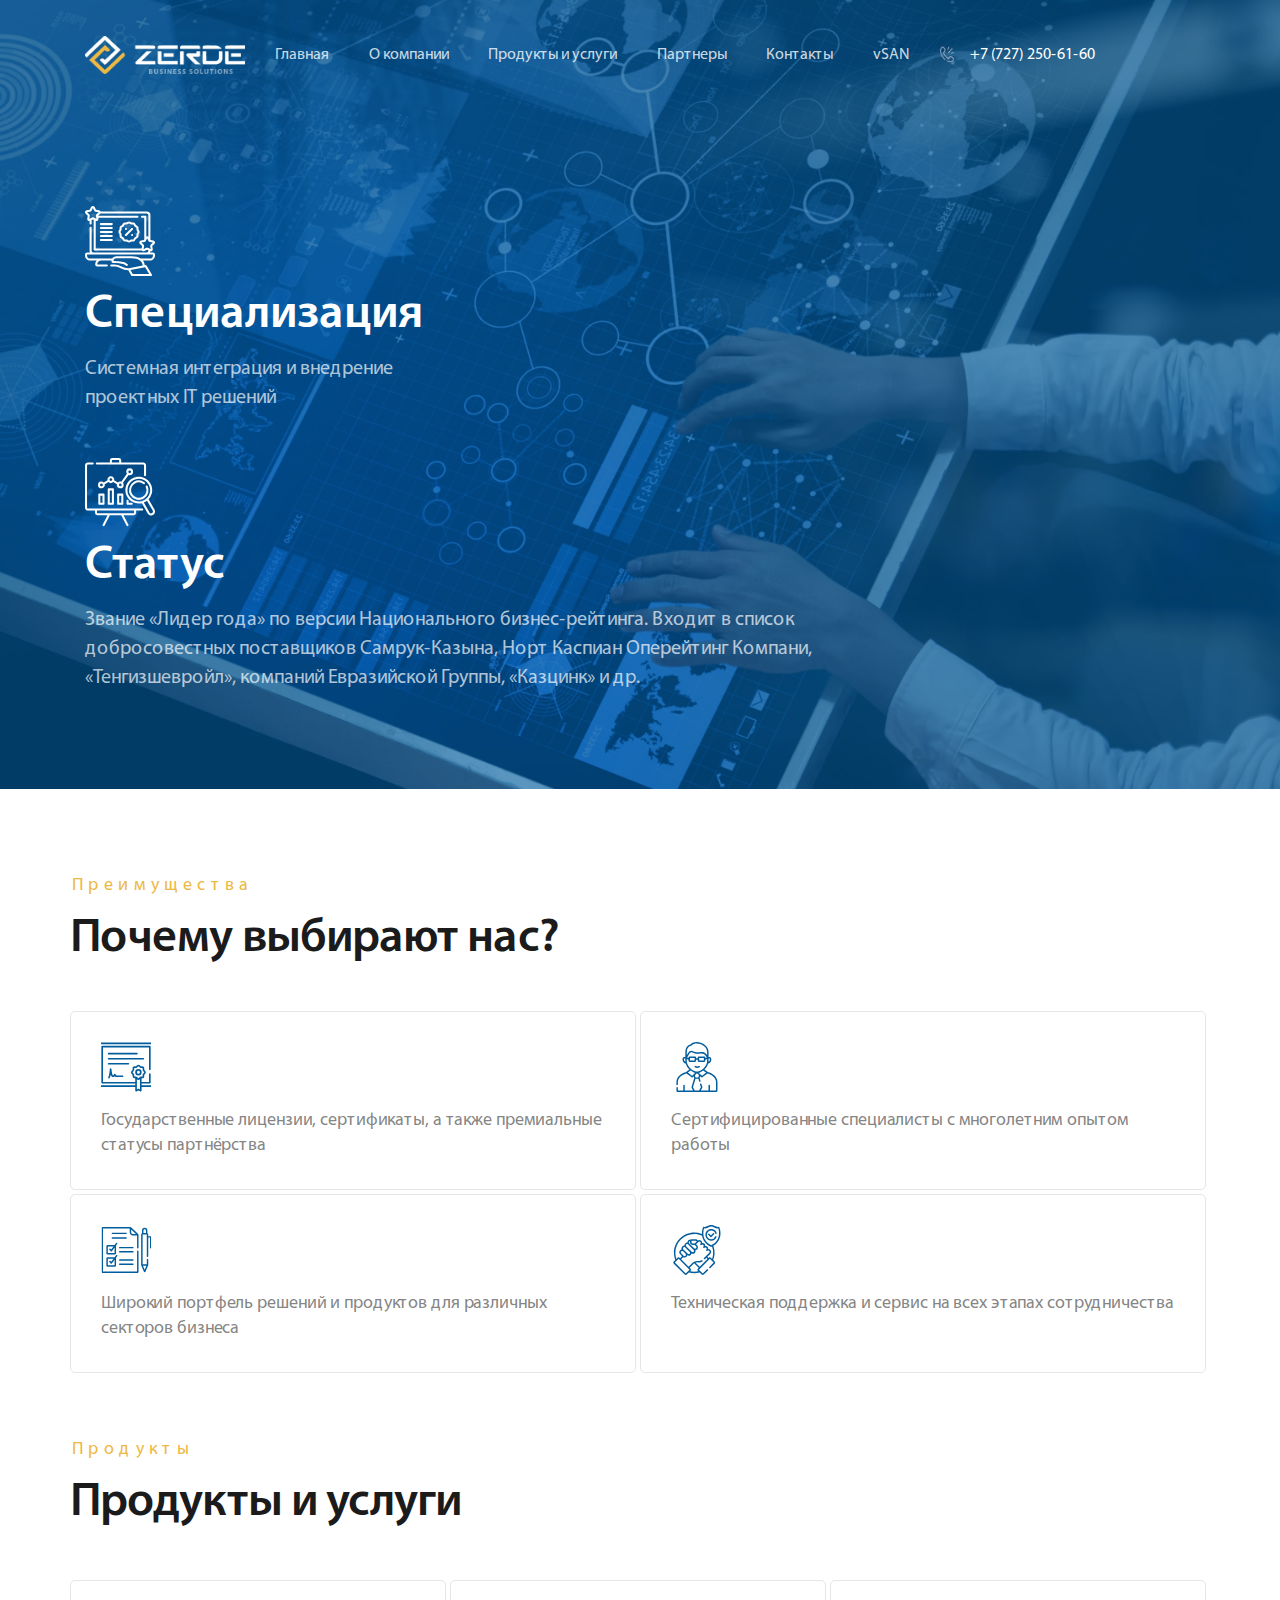
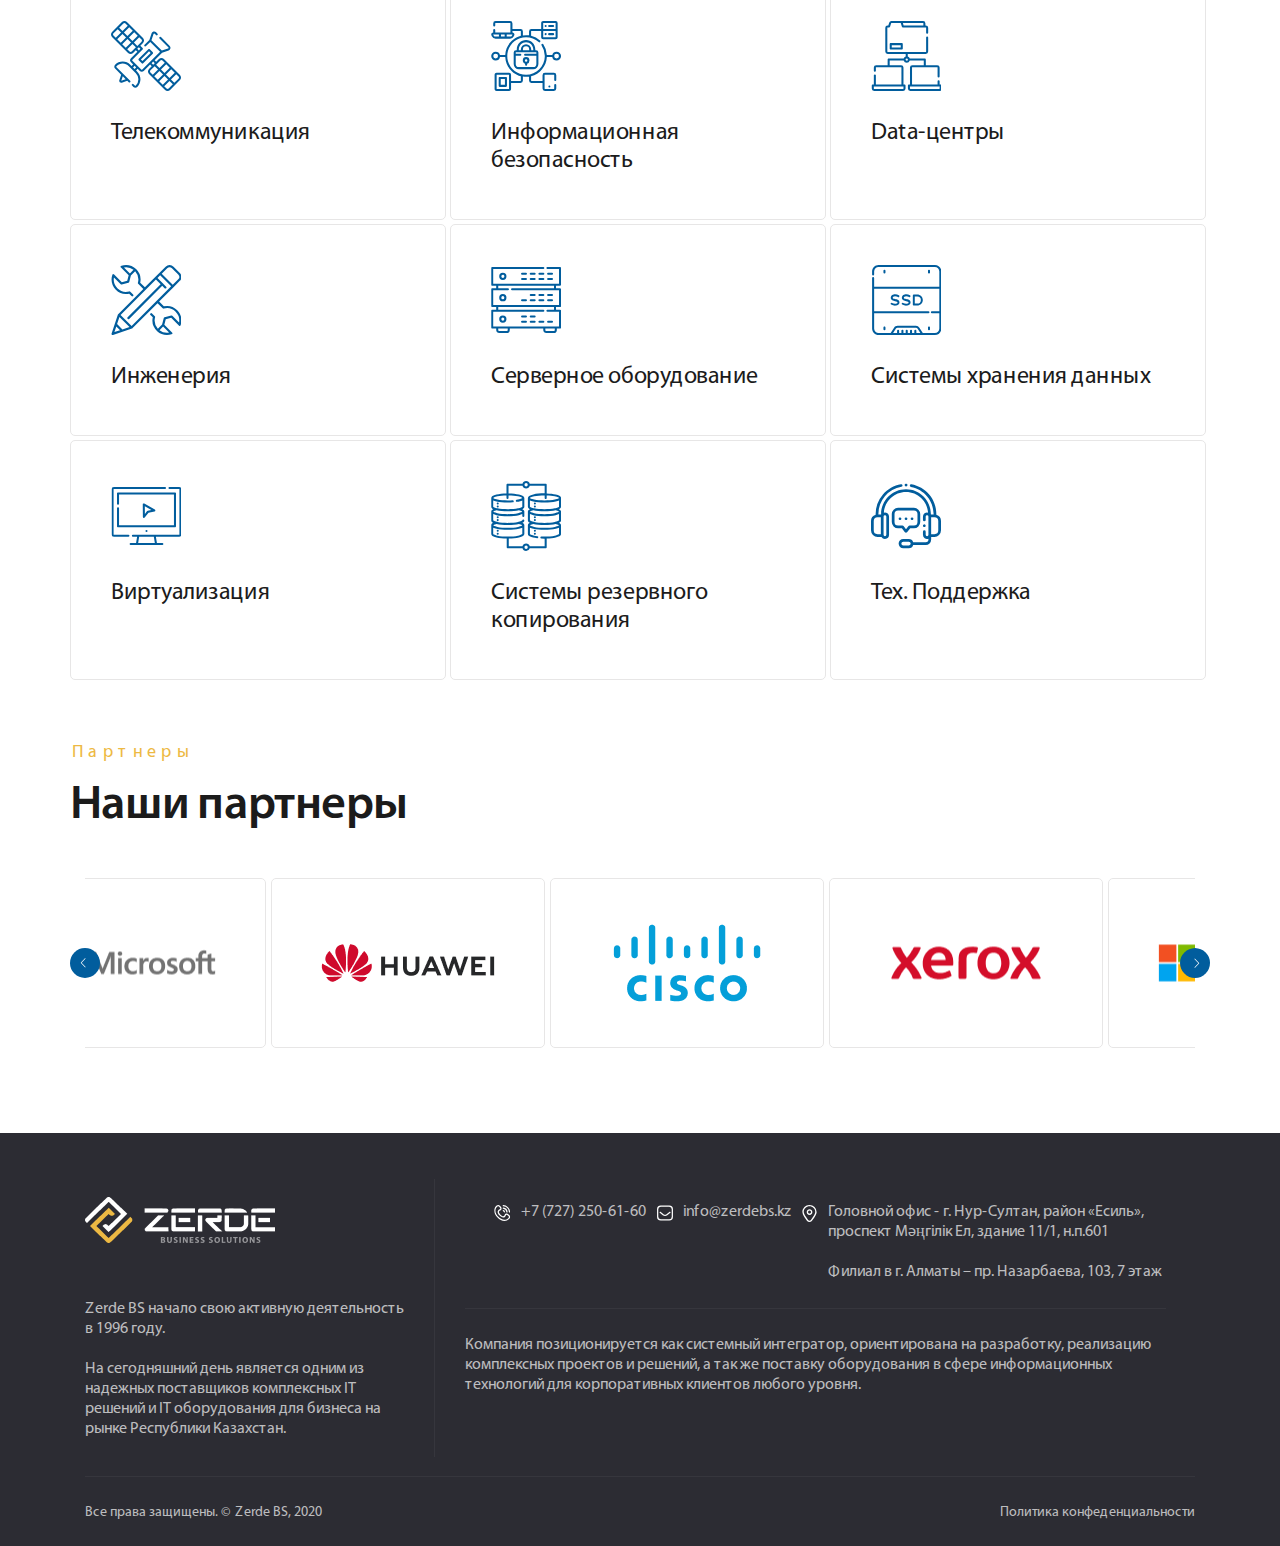
<file: index.html>
<!DOCTYPE html>
<html lang="ru">

<head>
  <meta charset="UTF-8">
  <meta name="viewport" content="width=device-width, initial-scale=1.0">
  <title>Document</title>
  <link rel="stylesheet" href="fonts/stylesheet.css">
  <link rel="stylesheet" type="text/css" href="css/slick.css" />
  <link rel="stylesheet" href="https://maxcdn.bootstrapcdn.com/bootstrap/4.0.0/css/bootstrap.min.css"
    integrity="sha384-Gn5384xqQ1aoWXA+058RXPxPg6fy4IWvTNh0E263XmFcJlSAwiGgFAW/dAiS6JXm" crossorigin="anonymous">
  <link rel="stylesheet" href="https://cdnjs.cloudflare.com/ajax/libs/animate.css/4.1.1/animate.min.css" />
  <link rel="stylesheet" href="css/style.css">
</head>

<body id="body">

  <header class="header">
    <div class="header__background">
      <img class="header__background--img" src="images/background.png" alt="">
    </div>
    <div id="menu-adaptive" class="header__menu-adaptive animate__animated animate__bounceInLeft ">
      <div class="container">
        <div class="row">
          <div class="col-lg-12">
            <a id="logoAdaptive" class="header__top--logo-link" href="#">
              <img class="header__top--logo" src="images/logo.png" alt="logo">
            </a>
          </div>
          <div class="col-lg-12">
            <nav class="header__top--menu-adaptive">
              <ul class="header__top--items">
                <li class="header__top--item">
                  <a class="header__top--link" href="index.html">Главная</a>
                </li>
                <li class="header__top--item adaptive-li">
                  <a class="header__top--link adaptive-down" href="#">О компании</a>
                  <div class="header-drop-down-adaptive">
                    <ul class="header-drop-down-adaptive__list">
                      <li class="header-drop-down-adaptive__list--item">
                        <a class="header-drop-down-adaptive__list--link" href="#">Лицензии и сертификаты</a>
                      </li>
                      <li class="header-drop-down-adaptive__list--item">
                        <a class="header-drop-down-adaptive__list--link" href="#">Вакансии</a>
                      </li>
                    </ul>
                  </div>
                </li>
                <li class="header__top--item adaptive-li">
                  <a class="header__top--link adaptive-down" href="#">Продукты и услуги</a>
                  <div class="header-drop-down-adaptive">
                    <ul class="header-drop-down-adaptive__list">
                      <li class="header-drop-down-adaptive__list--item">
                        <a class="header-drop-down-adaptive__list--link" href="#" >SOC as a service</a>
                      </li>
                      <li class="header-drop-down-adaptive__list--item">
                        <a class="header-drop-down-adaptive__list--link" href="#" >Вакансии</a>
                      </li>
                      <li class="header-drop-down-adaptive__list--item">
                        <a class="header-drop-down-adaptive__list--link" href="#" >Беспроводные технологии</a>
                      </li>
                      <li class="header-drop-down-adaptive__list--item">
                        <a class="header-drop-down-adaptive__list--link" href="#" >Телекоммуникация</a>
                      </li>
                      <li class="header-drop-down-adaptive__list--item">
                        <a class="header-drop-down-adaptive__list--link" href="#" >Data-центры</a>
                      </li>
                      <li class="header-drop-down-adaptive__list--item">
                        <a class="header-drop-down-adaptive__list--link" href="#" >Виртуализация</a>
                      </li>
                      <li class="header-drop-down-adaptive__list--item">
                        <a class="header-drop-down-adaptive__list--link" href="#" >Инженерия </a>
                      </li>
                      <li class="header-drop-down-adaptive__list--item">
                        <a class="header-drop-down-adaptive__list--link" href="#" >Системы резервного копирования </a>
                      </li>
                      <li class="header-drop-down-adaptive__list--item">
                        <a class="header-drop-down-adaptive__list--link" href="#" >Cерверное оборудование </a>
                      </li>
                      <li class="header-drop-down-adaptive__list--item">
                        <a class="header-drop-down-adaptive__list--link" href="#" >Cистемы хранения данных</a>
                      </li>
                      <li class="header-drop-down-adaptive__list--item">
                        <a class="header-drop-down-adaptive__list--link" href="#" >Тех.поддержка</a>
                      </li>
                    </ul>
                  </div>
                </li>
                <li class="header__top--item">
                  <a class="header__top--link" href="#">Партнеры</a>
                </li>
                <li class="header__top--item">
                  <a class="header__top--link" href="#">Контакты</a>
                </li>
                <li class="header__top--item">
                  <a class="header__top--link" href="#">vSAN</a>
                </li>
              </ul>

              <div class="header__top--contacts-adaptive">
                <a href="tel:+7 (727) 250-61-60" class="header__top--phone">+7 (727) 250-61-60</a>
              </div>
            </nav>
          </div>
        </div>
      </div>
    </div>

    <div class="header__top">
      <div class="container">
        <div class="row">
          <div class="col-lg-2">
            <a class="header__top--logo-link" href="#">
              <img class="header__top--logo" src="images/logo.png" alt="logo">
            </a>
          </div>

          <div class="col-lg-7">
            
            <nav class="header__top--menu">
              <ul class="header__top--items">
                <li class="header__top--item">
                  <a class="header__top--link" href="index.html">Главная</a>
                </li>
                <li class="header__top--item">
                  <a class="header__top--link" href="about.html">О компании</a>
                  <div class="header-dropdown-menu">
                    <ul class="header-dropdown-menu__list">
                      <li class="header-dropdown-menu__list--item">
                        <a class="header-dropdown-menu__list--link" href="#" >Лицензии и сертификаты</a>
                      </li>
                      <li class="header-dropdown-menu__list--item">
                        <a class="header-dropdown-menu__list--link" href="#" >Вакансии</a>
                      </li>
                    </ul>
                  </div>
                </li>
                <li class="header__top--item">
                  <a class="header__top--link" href="#">Продукты и услуги</a>
                  <div class="header-dropdown-menu">
                    <ul class="header-dropdown-menu__list">
                      <li class="header-dropdown-menu__list--item">
                        <a class="header-dropdown-menu__list--link" href="#" >SOC as a service</a>
                      </li>
                      <li class="header-dropdown-menu__list--item">
                        <a class="header-dropdown-menu__list--link" href="#" >Вакансии</a>
                      </li>
                      <li class="header-dropdown-menu__list--item">
                        <a class="header-dropdown-menu__list--link" href="#" >Беспроводные технологии</a>
                      </li>
                      <li class="header-dropdown-menu__list--item">
                        <a class="header-dropdown-menu__list--link" href="#" >Телекоммуникация</a>
                      </li>
                      <li class="header-dropdown-menu__list--item">
                        <a class="header-dropdown-menu__list--link" href="#" >Data-центры</a>
                      </li>
                      <li class="header-dropdown-menu__list--item">
                        <a class="header-dropdown-menu__list--link" href="#" >Виртуализация</a>
                      </li>
                      <li class="header-dropdown-menu__list--item">
                        <a class="header-dropdown-menu__list--link" href="#" >Инженерия </a>
                      </li>
                      <li class="header-dropdown-menu__list--item">
                        <a class="header-dropdown-menu__list--link" href="#" >Системы резервного копирования </a>
                      </li>
                      <li class="header-dropdown-menu__list--item">
                        <a class="header-dropdown-menu__list--link" href="#" >Cерверное оборудование </a>
                      </li>
                      <li class="header-dropdown-menu__list--item">
                        <a class="header-dropdown-menu__list--link" href="#" >Cистемы хранения данных</a>
                      </li>
                      <li class="header-dropdown-menu__list--item">
                        <a class="header-dropdown-menu__list--link" href="#" >Тех.поддержка</a>
                      </li>
                    </ul>
                  </div>
                </li>
                <li class="header__top--item">
                  <a class="header__top--link" href="#">Партнеры</a>
                </li>
                <li class="header__top--item">
                  <a class="header__top--link" href="#">Контакты</a>
                </li>
                <li class="header__top--item">
                  <a class="header__top--link" href="#">vSAN</a>
                </li>
              </ul>
            </nav>
          </div>
          <div class="col-lg-3">
            <div class="header__top--contacts">
              <a href="tel:+7 (727) 250-61-60" class="header__top--phone">+7 (727) 250-61-60</a>
            </div>
            <div class="header__top--hamburger">
              <button id="menu-btn" class="header__top--hamburger-header hamburger hamburger--arrow" type="button">
                <span class="hamburger-box">
                  <span class="hamburger-inner"></span>
                </span>
              </button>
            </div>
          </div>
        </div>
      </div>
    </div>

    <div class="header__inner">
      <div class="container">
        <div class="row">
          <div class="header__inner--block">
            <div class="col-lg-8">
              <img class="header__inner--img" src="images/background-img-1.svg" alt="Специализация">
              <h2 class="header__inner--title">Специализация</h2>
              <p class="header__inner--text">Системная интеграция и внедрение проектных IT решений</p>
            </div>
          </div>
          <div class="header__inner--block">
            <div class="col-lg-8">
              <img class="header__inner--img" src="images/background-img-2.svg" alt="Статус">
              <h2 class="header__inner--title">Статус</h2>
              <p class="header__inner--text">Звание «Лидер года» по версии Национального бизнес-рейтинга. Входит в
                список
                добросовестных поставщиков Самрук-Казына, Норт Каспиан Оперейтинг Компани, «Тенгизшевройл», компаний
                Евразийской Группы, «Казцинк» и др.</p>
            </div>
          </div>
        </div>
      </div>
    </div>
  </header>

  <div class="main">
    
    <section class="cards-type-one">
      <div class="container">
        <div class="row">
          <div class="col-lg-12 pl-0 pr-0">
            <span class="cards-type-one__mini-title">Преимущества</span>
          </div>
          <div class="col-lg-12 pl-0 pr-0">
            <h2 class="cards-type-one__title">Почему выбирают нас?</h2>
          </div>
        </div>
        
        <div class="cards-type-one__cards">
          <div class="row">
            <div class="margin-top col-lg-6 pl-0 pr-0">
              <div class="cards-type-one__card">
                <img class="cards-type-one__card--img" src="images/certificate.svg">
                <p class="cards-type-one__card--text">Государственные лицензии, сертификаты, а также премиальные
                  статусы
                  партнёрства</p>
              </div>
            </div>
            <div class="margin-top col-lg-6 pl-0 pr-0">
              <div class="cards-type-one__card">
                <img class="cards-type-one__card--img" src="images/specialist.svg">
                <p class="cards-type-one__card--text">Сертифицированные специалисты с многолетним опытом работы</p>
              </div>
            </div>
          </div>
          <div class="row">
            <div class="margin-top col-lg-6 pl-0 pr-0">
              <div class="cards-type-one__card">
                <img class="cards-type-one__card--img" src="images/task-list.svg">
                <p class="cards-type-one__card--text">Широкий портфель решений и продуктов для различных секторов
                  бизнеса</p>
              </div>
            </div>
            <div class="margin-top col-lg-6 pl-0 pr-0">
              <div class="cards-type-one__card">
                <img class="cards-type-one__card--img" src="images/trust.svg">
                <p class="cards-type-one__card--text">Техническая поддержка и сервис на всех этапах сотрудничества</p>
              </div>
            </div>
          </div>
        </div>
      </div>
    </section>

    <section class="cards-type-two">
      <div class="container">
        <div class="row">
          <div class="col-lg-12 pl-0 pr-0">
            <span class="cards-type-two__mini-title">Продукты</span>
          </div>
          <div class="col-lg-12 pl-0 pr-0">
            <h2 class="cards-type-two__title">Продукты и услуги</h2>
          </div>
        </div>
        <div class="cards-type-two__cards">
          <div class="row">
            <div class="margin-top col-lg-4 pl-0 pr-0">
              <a class="cards-type-two__card" href="#">
                <div class="cards-type-two__card--img sputnik">

                </div>

                <h2 class="cards-type-two__card--title">Телекоммуникация</h2>
              </a>
            </div>

            <div class="margin-top col-lg-4 pl-0 pr-0">
              <a class="cards-type-two__card" href="#">
                <div class="cards-type-two__card--img connection">

                </div>

                <h2 class="cards-type-two__card--title">Информационная безопасность</h2>
              </a>
            </div>

            <div class="margin-top col-lg-4 pl-0 pr-0">
              <a class="cards-type-two__card" href="#">
                <div class="cards-type-two__card--img data-center">

                </div>

                <h2 class="cards-type-two__card--title">Data-центры</h2>
              </a>
            </div>
          </div>
          <div class="row">
            <div class="margin-top col-lg-4 pl-0 pr-0">
              <a class="cards-type-two__card" href="#">
                <div class="cards-type-two__card--img engineer">

                </div>

                <h2 class="cards-type-two__card--title">Инженерия</h2>
              </a>
            </div>

            <div class="margin-top col-lg-4 pl-0 pr-0">
              <a class="cards-type-two__card" href="#">
                <div class="cards-type-two__card--img server">

                </div>

                <h2 class="cards-type-two__card--title">Cерверное оборудование</h2>
              </a>
            </div>

            <div class="margin-top col-lg-4 pl-0 pr-0">
              <a class="cards-type-two__card" href="#">
                <div class="cards-type-two__card--img ssd">

                </div>

                <h2 class="cards-type-two__card--title">Cистемы хранения данных</h2>
              </a>
            </div>
          </div>

          <div class="row">
            <div class="margin-top col-lg-4 pl-0 pr-0">
              <a class="cards-type-two__card" href="#">
                <div class="cards-type-two__card--img computer">

                </div>

                <h2 class="cards-type-two__card--title">Виртуализация</h2>
              </a>
            </div>

            <div class="margin-top col-lg-4 pl-0 pr-0">
              <a class="cards-type-two__card" href="#">
                <div class="cards-type-two__card--img database">

                </div>

                <h2 class="cards-type-two__card--title">Системы резервного копирования</h2>
              </a>
            </div>

            <div class="margin-top col-lg-4 pl-0 pr-0">
              <a class="cards-type-two__card" href="#">
                <div class="cards-type-two__card--img headset">

                </div>

                <h2 class="cards-type-two__card--title">Тех. Поддержка</h2>
              </a>
            </div>
          </div>

        </div>
      </div>
    </section>

    <section class="slider-block">
      <div class="container">
        <div class="row">
          <div class="col-lg-12 pl-0 pr-0">
            <span class="section__mini-title">Партнеры</span>
          </div>
          <div class="col-lg-12 pl-0 pr-0">
            <h2 class="section__title">Наши партнеры</h2>
          </div>
        </div>
        <div class="slider-block__partners">
          <div class="slider-block__partners--image">
            <img class="slider-block__partners--image-img" src="images/huawei.png" alt="slider-item">
          </div>
          <div class="slider-block__partners--image">
            <img class="slider-block__partners--image-img" src="images/cisco.png" alt="slider-item">
          </div>
          <div class="slider-block__partners--image">
            <img class="slider-block__partners--image-img" src="images/xerox.png" alt="slider-item">
          </div>
          <div class="slider-block__partners--image">
            <img class="slider-block__partners--image-img" src="images/microsoft.png" alt="slider-item">
          </div>
        </div>

      </div>


    </section>

  </div>


  <footer class="footer">
    <div class="footer__top">
      <div class="container">
        <div class="row">
          <div class="col-lg-4">
            <div class="footer__top--left-content">
              <a href="#" class="footer__top--left-content--logo">
                <img class="footer__top--left-content--logo-img" src="images/logo.png" alt="logo">
              </a>
              <div class="footer__top--left-content--content">
                <p>Zerde BS начало свою активную деятельность в 1996 году.</p>
                <p>На сегодняшний день является одним из надежных поставщиков комплексных IT решений и IT оборудования
                  для бизнеса на рынке Республики Казахстан.</p>
              </div>
            </div>
          </div>
          <div class="col-lg-8">
            <div class="footer__top--right-content">
              <div class="footer__top--right-content-top">
                <div class="footer__top--contacts">
                  <a class="footer__top--contact phone" href="tel:+7 (727) 250-61-60">+7 (727) 250-61-60</a>
                  <a class="footer__top--contact mail" href="mailto:info@zerdebs.kz">info@zerdebs.kz</a>
                  <span class="footer__top--contact location">
                    <p> Головной офис - г. Нур-Султан, район «Есиль», проспект Мәңгілік Ел, здание 11/1, н.п.601</p>
                    <p>Филиал в г. Алматы – пр. Назарбаева, 103, 7 этаж</p>
                  </span>
                </div>
              </div>
              <div class="footer__top--right-content-bottom">
                <div class="footer__top--bottom-content">
                  <p>Компания позиционируется как системный интегратор, ориентирована на разработку, реализацию
                    комплексных проектов и решений, а так же поставку оборудования в сфере информационных технологий для
                    корпоративных клиентов любого уровня.</p>
                </div>
              </div>
            </div>
          </div>
        </div>
      </div>
    </div>

    <div class="footer__inner">
      <div class="container">
        <div class="footer__inner--content">
          <span class="footer__inner--item">Все права защищены. © Zerde BS, 2020</span>
          <span class="footer__inner--item">Политика конфеденциальности</span>
        </div>
      </div>
    </div>

  </footer>

  

  <script src="js/main.min.js"></script>
  <script type="text/javascript" src="js/slick.min.js"></script>
  <script src="js/main.js"></script>
</body>

</html>
</file>
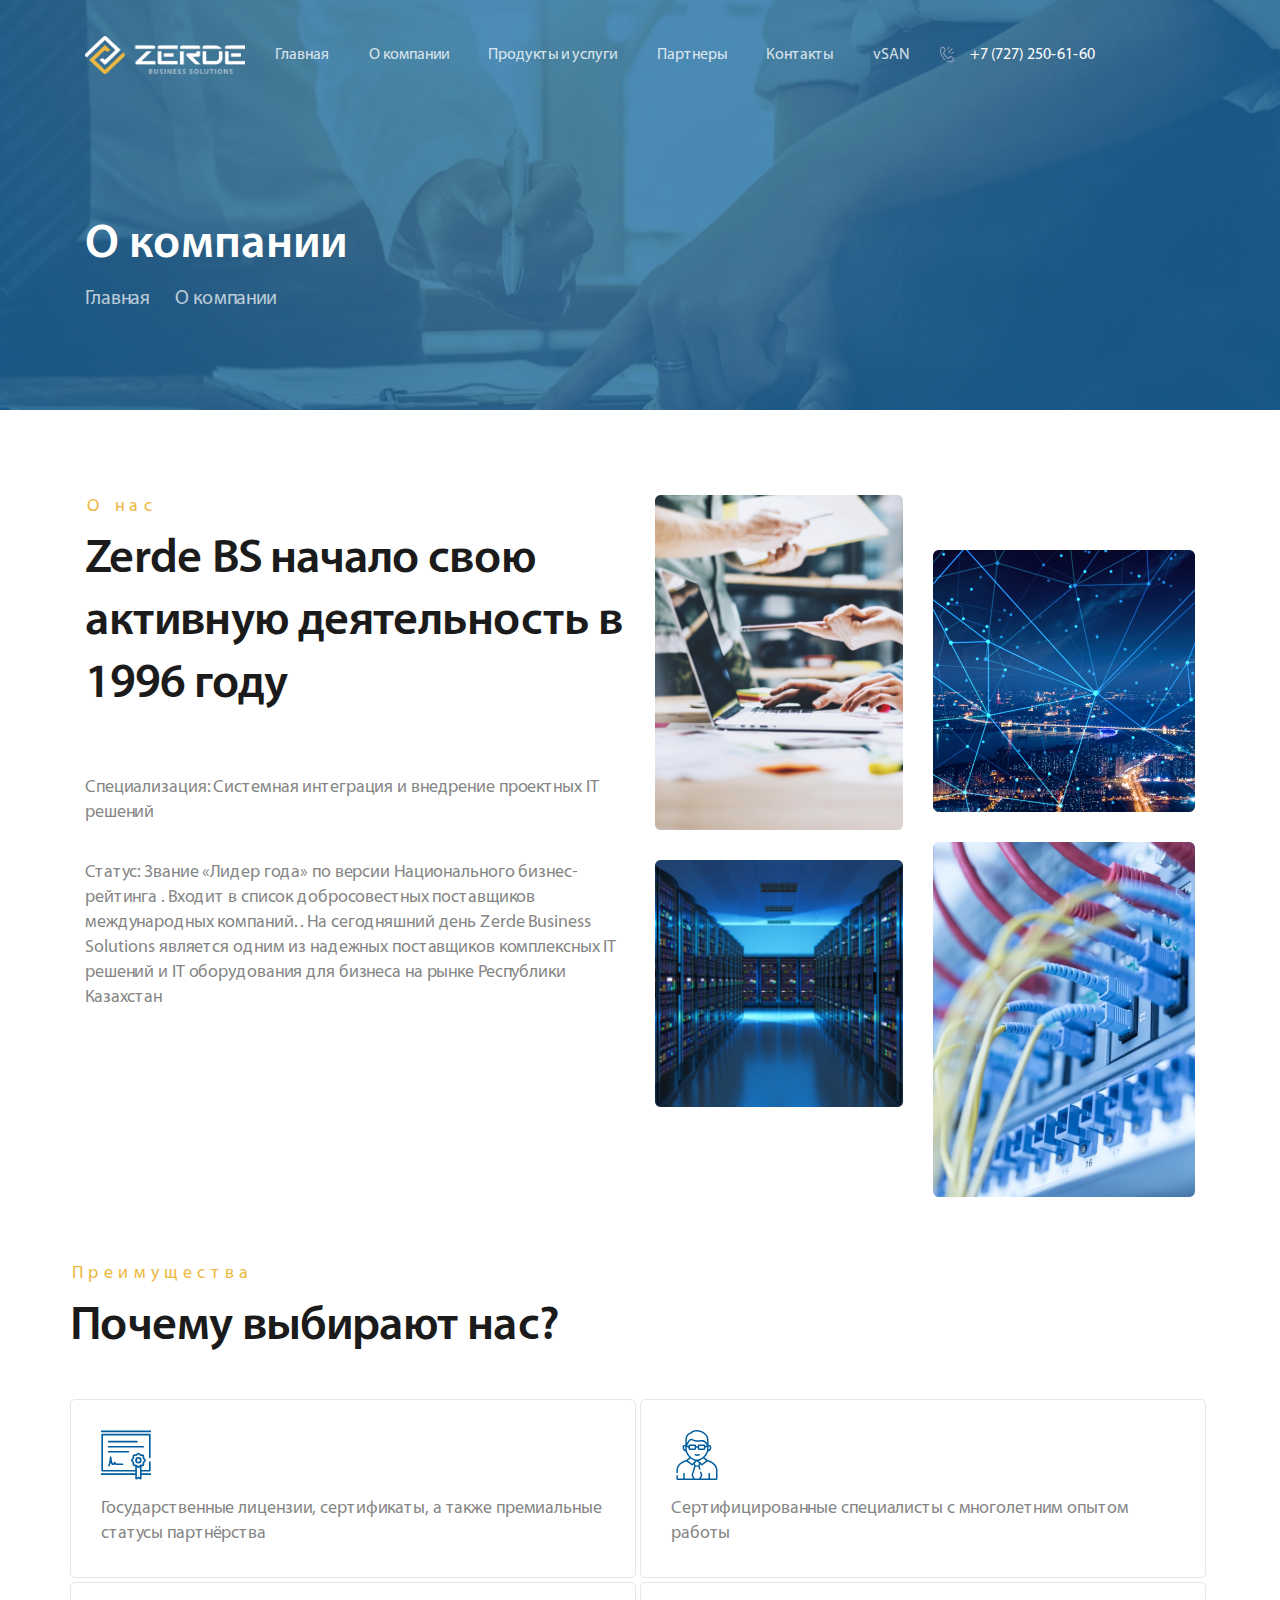
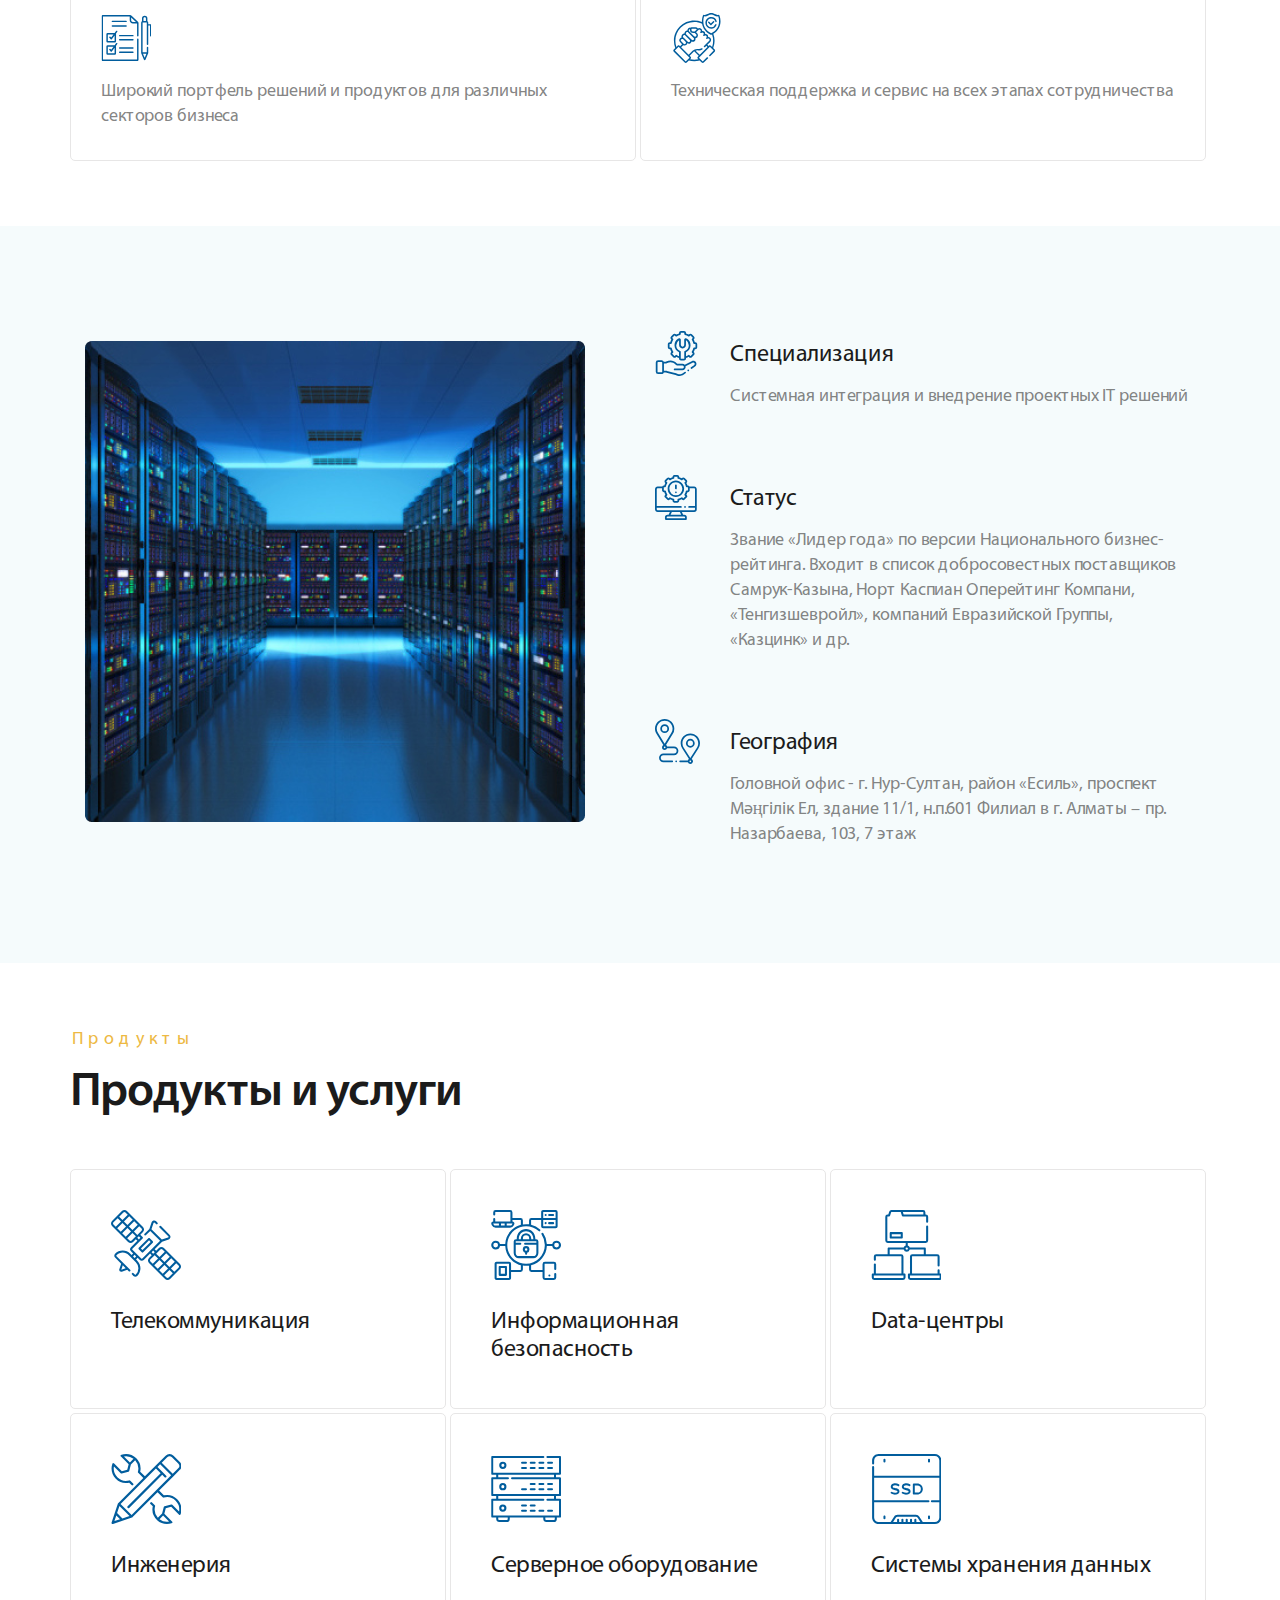
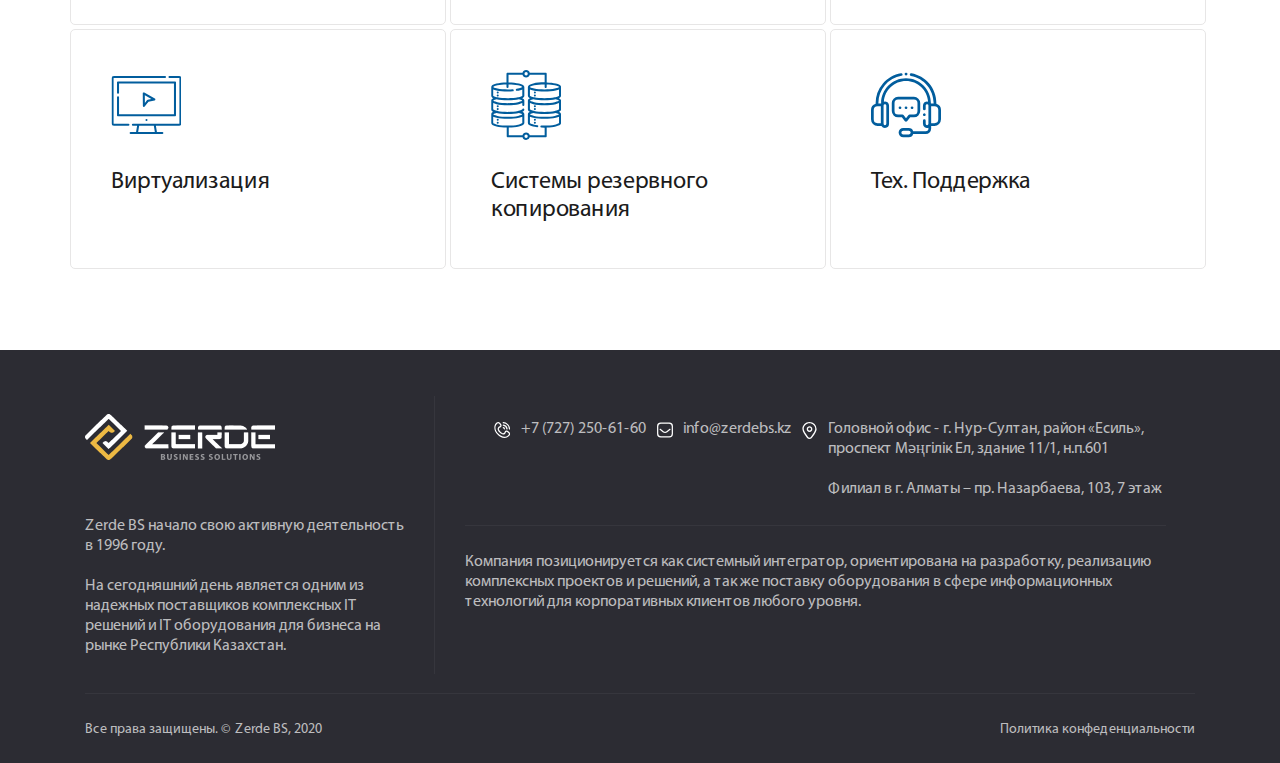
<file: about.html>
<!DOCTYPE html>
<html lang="ru">

<head>
    <meta charset="UTF-8">
    <meta name="viewport" content="width=device-width, initial-scale=1.0">
    <title>Document</title>
    <link rel="stylesheet" href="fonts/stylesheet.css">
    <link rel="stylesheet" type="text/css" href="css/slick.css" />
    <link rel="stylesheet" href="https://maxcdn.bootstrapcdn.com/bootstrap/4.0.0/css/bootstrap.min.css"
        integrity="sha384-Gn5384xqQ1aoWXA+058RXPxPg6fy4IWvTNh0E263XmFcJlSAwiGgFAW/dAiS6JXm" crossorigin="anonymous">
    <link rel="stylesheet" href="https://cdnjs.cloudflare.com/ajax/libs/animate.css/4.1.1/animate.min.css" />
    <link rel="stylesheet" href="css/style.css">
</head>

<body id="body">

    <header class="header">
        <div class="header__background">
            <img class="header__background--img" src="images/about-background.png" alt="">
        </div>
        <div id="menu-adaptive" class="header__menu-adaptive animate__animated animate__bounceInLeft ">
            <div class="container">
                <div class="row">
                    <div class="col-lg-12">
                        <a id="logoAdaptive" class="header__top--logo-link" href="#">
                            <img class="header__top--logo" src="images/logo.png" alt="logo">
                        </a>
                    </div>
                    <div class="col-lg-12">
                        <nav class="header__top--menu-adaptive">
                            <ul class="header__top--items">
                                <li class="header__top--item">
                                    <a class="header__top--link" href="index.html">Главная</a>
                                </li>
                                <li class="header__top--item">
                                    <a class="header__top--link" href="about.html">О компании</a>
                                </li>
                                <li class="header__top--item">
                                    <a class="header__top--link" href="#">Продукты и услуги</a>
                                </li>
                                <li class="header__top--item">
                                    <a class="header__top--link" href="#">Партнеры</a>
                                </li>
                                <li class="header__top--item">
                                    <a class="header__top--link" href="#">Контакты</a>
                                </li>
                                <li class="header__top--item">
                                    <a class="header__top--link" href="#">vSAN</a>
                                </li>
                            </ul>

                            <div class="header__top--contacts-adaptive">
                                <a href="tel:+7 (727) 250-61-60" class="header__top--phone">+7 (727) 250-61-60</a>
                            </div>
                        </nav>
                    </div>
                </div>
            </div>
        </div>

        <div class="header__top">
            <div class="container">
                <div class="row">
                    <div class="col-lg-2">
                        <a class="header__top--logo-link" href="#">
                            <img class="header__top--logo" src="images/logo.png" alt="logo">
                        </a>
                    </div>

                    <div class="col-lg-7">
                        <nav class="header__top--menu">
                            <ul class="header__top--items">
                                <li class="header__top--item">
                                    <a class="header__top--link" href="index.html">Главная</a>
                                </li>
                                <li class="header__top--item">
                                    <a class="header__top--link" href="about.html">О компании</a>
                                </li>
                                <li class="header__top--item">
                                    <a class="header__top--link" href="#">Продукты и услуги</a>
                                </li>
                                <li class="header__top--item">
                                    <a class="header__top--link" href="#">Партнеры</a>
                                </li>
                                <li class="header__top--item">
                                    <a class="header__top--link" href="#">Контакты</a>
                                </li>
                                <li class="header__top--item">
                                    <a class="header__top--link" href="#">vSAN</a>
                                </li>
                            </ul>
                        </nav>
                    </div>
                    <div class="col-lg-3">
                        <div class="header__top--contacts">
                            <a href="tel:+7 (727) 250-61-60" class="header__top--phone">+7 (727) 250-61-60</a>
                        </div>
                        <div class="header__top--hamburger">
                            <button id="menu-btn" class="header__top--hamburger-header hamburger hamburger--arrow"
                                type="button">
                                <span class="hamburger-box">
                                    <span class="hamburger-inner"></span>
                                </span>
                            </button>
                        </div>
                    </div>
                </div>
            </div>
        </div>

        <div class="header__inner-two">
            <div class="container">
                <div class="row">
                    <div class="col-12">
                        <h1 class="header__inner--title">О компании</h1>
                        <nav class="header__inner-two--menu">
                            <ul class="header__inner-two--list">
                                <li class="header__inner-two--item">
                                    <a href="#" class="header__inner-two--link">Главная</a>
                                </li>
                                <li class="header__inner-two--item">
                                    <a href="#" class="header__inner-two--link">О компании</a>
                                </li>
                            </ul>
                        </nav>
                    </div>
                </div>
            </div>
        </div>
    </header>

    <div class="main">

        <section class="about">
            <div class="container">
                <div class="row">
                    <div class="col-lg-6">
                        <span class="section__mini-title">О нас</span>
                        <h2 class="section__title">Zerde BS начало свою активную деятельность
                            в 1996 году</h2>
                        <div class="about__text">
                            <p>Специализация: Системная интеграция и внедрение проектных IT решений</p>
                            <p>Статус: Звание «Лидер года» по версии Национального бизнес-рейтинга . Входит в список
                                добросовестных поставщиков международных компаний. . На сегодняшний день Zerde Business
                                Solutions является одним из надежных поставщиков комплексных IT решений и IT
                                оборудования для бизнеса на рынке Республики Казахстан
                            </p>
                        </div>
                    </div>
                    <div class="col-lg-6">
                        <div class="about__block-image">
                            <div class="about__images">
                                <img class="about__images--image" src="images/about-1.png" alt="">
                                <img class="about__images--image" src="images/about-2.png" alt="">
                            </div>

                            <div class="about__images">
                                <img class="about__images--image" src="images/about-3.png" alt="">
                                <img class="about__images--image" src="images/about-4.png" alt="">
                            </div>
                        </div>
                    </div>
                </div>
            </div>
        </section>

        <section class="cards-type-one">
            <div class="container">
                <div class="row">
                    <div class="col-lg-12 pl-0 pr-0">
                        <span class="cards-type-one__mini-title">Преимущества</span>
                    </div>
                    <div class="col-lg-12 pl-0 pr-0">
                        <h2 class="cards-type-one__title">Почему выбирают нас?</h2>
                    </div>
                </div>
                <div class="cards-type-one__cards">
                    <div class="row">
                        <div class="margin-top col-lg-6 pl-0 pr-0">
                            <div class="cards-type-one__card">
                                <img class="cards-type-one__card--img" src="images/certificate.svg">
                                <p class="cards-type-one__card--text">Государственные лицензии, сертификаты, а также
                                    премиальные
                                    статусы
                                    партнёрства</p>
                            </div>
                        </div>
                        <div class="margin-top col-lg-6 pl-0 pr-0">
                            <div class="cards-type-one__card">
                                <img class="cards-type-one__card--img" src="images/specialist.svg">
                                <p class="cards-type-one__card--text">Сертифицированные специалисты с многолетним опытом
                                    работы</p>
                            </div>
                        </div>
                    </div>
                    <div class="row">
                        <div class="margin-top col-lg-6 pl-0 pr-0">
                            <div class="cards-type-one__card">
                                <img class="cards-type-one__card--img" src="images/task-list.svg">
                                <p class="cards-type-one__card--text">Широкий портфель решений и продуктов для различных
                                    секторов
                                    бизнеса</p>
                            </div>
                        </div>
                        <div class="margin-top col-lg-6 pl-0 pr-0">
                            <div class="cards-type-one__card">
                                <img class="cards-type-one__card--img" src="images/trust.svg">
                                <p class="cards-type-one__card--text">Техническая поддержка и сервис на всех этапах
                                    сотрудничества</p>
                            </div>
                        </div>
                    </div>
                </div>
            </div>
        </section>

        <section class="advantages">
            <div class="container">
                <div class="row">
                    <div class="col-lg-6">
                        <div class="advantages__image">
                            <img class="advantages__image--img" src="images/advantages-img.png" alt="">
                        </div>
                    </div>
                    <div class="col-lg-6">
                        <ul class="advantages__list">
                            <li class="advantages__item specialization-ico">
                                <h3 class="advantages__item--title">Специализация</h3>
                                <div class="advantages__item--text">Системная интеграция и внедрение проектных IT
                                    решений
                                </div>
                            </li>
                            <li class="advantages__item status-ico">
                                <h3 class="advantages__item--title">Статус</h3>
                                <div class="advantages__item--text">Звание «Лидер года» по версии Национального
                                    бизнес-рейтинга. Входит в список добросовестных поставщиков Самрук-Казына, Норт
                                    Каспиан
                                    Оперейтинг Компани, «Тенгизшевройл», компаний Евразийской Группы, «Казцинк» и др.
                                </div>
                            </li>
                            <li class="advantages__item location-ico">
                                <h3 class="advantages__item--title">География</h3>
                                <div class="advantages__item--text">Головной офис - г. Нур-Султан, район «Есиль»,
                                    проспект
                                    Мәңгілік Ел, здание 11/1, н.п.601
                                    Филиал в г. Алматы – пр. Назарбаева, 103, 7 этаж</div>
                            </li>
                        </ul>
                    </div>
                </div>
            </div>
        </section>



        <section class="cards-type-two">
            <div class="container">
                <div class="row">
                    <div class="col-lg-12 pl-0 pr-0">
                        <span class="cards-type-two__mini-title">Продукты</span>
                    </div>
                    <div class="col-lg-12 pl-0 pr-0">
                        <h2 class="cards-type-two__title">Продукты и услуги</h2>
                    </div>
                </div>
                <div class="cards-type-two__cards">
                    <div class="row">
                        <div class="margin-top col-lg-4 pl-0 pr-0">
                            <a class="cards-type-two__card" href="#">
                                <div class="cards-type-two__card--img sputnik">

                                </div>

                                <h2 class="cards-type-two__card--title">Телекоммуникация</h2>
                            </a>
                        </div>

                        <div class="margin-top col-lg-4 pl-0 pr-0">
                            <a class="cards-type-two__card" href="#">
                                <div class="cards-type-two__card--img connection">

                                </div>

                                <h2 class="cards-type-two__card--title">Информационная безопасность</h2>
                            </a>
                        </div>

                        <div class="margin-top col-lg-4 pl-0 pr-0">
                            <a class="cards-type-two__card" href="#">
                                <div class="cards-type-two__card--img data-center">

                                </div>

                                <h2 class="cards-type-two__card--title">Data-центры</h2>
                            </a>
                        </div>
                    </div>
                    <div class="row">
                        <div class="margin-top col-lg-4 pl-0 pr-0">
                            <a class="cards-type-two__card" href="#">
                                <div class="cards-type-two__card--img engineer">

                                </div>

                                <h2 class="cards-type-two__card--title">Инженерия</h2>
                            </a>
                        </div>

                        <div class="margin-top col-lg-4 pl-0 pr-0">
                            <a class="cards-type-two__card" href="#">
                                <div class="cards-type-two__card--img server">

                                </div>

                                <h2 class="cards-type-two__card--title">Cерверное оборудование</h2>
                            </a>
                        </div>

                        <div class="margin-top col-lg-4 pl-0 pr-0">
                            <a class="cards-type-two__card" href="#">
                                <div class="cards-type-two__card--img ssd">

                                </div>

                                <h2 class="cards-type-two__card--title">Cистемы хранения данных</h2>
                            </a>
                        </div>
                    </div>

                    <div class="row">
                        <div class="margin-top col-lg-4 pl-0 pr-0">
                            <a class="cards-type-two__card" href="#">
                                <div class="cards-type-two__card--img computer">

                                </div>

                                <h2 class="cards-type-two__card--title">Виртуализация</h2>
                            </a>
                        </div>

                        <div class="margin-top col-lg-4 pl-0 pr-0">
                            <a class="cards-type-two__card" href="#">
                                <div class="cards-type-two__card--img database">

                                </div>

                                <h2 class="cards-type-two__card--title">Системы резервного копирования</h2>
                            </a>
                        </div>

                        <div class="margin-top col-lg-4 pl-0 pr-0">
                            <a class="cards-type-two__card" href="#">
                                <div class="cards-type-two__card--img headset">

                                </div>

                                <h2 class="cards-type-two__card--title">Тех. Поддержка</h2>
                            </a>
                        </div>
                    </div>

                </div>
            </div>
        </section>

    </div>

    <footer class="footer">
        <div class="footer__top">
            <div class="container">
                <div class="row">
                    <div class="col-lg-4">
                        <div class="footer__top--left-content">
                            <a href="#" class="footer__top--left-content--logo">
                                <img class="footer__top--left-content--logo-img" src="images/logo.png" alt="logo">
                            </a>
                            <div class="footer__top--left-content--content">
                                <p>Zerde BS начало свою активную деятельность в 1996 году.</p>
                                <p>На сегодняшний день является одним из надежных поставщиков комплексных IT решений и
                                    IT оборудования
                                    для бизнеса на рынке Республики Казахстан.</p>
                            </div>
                        </div>
                    </div>
                    <div class="col-lg-8">
                        <div class="footer__top--right-content">
                            <div class="footer__top--right-content-top">
                                <div class="footer__top--contacts">
                                    <a class="footer__top--contact phone" href="tel:+7 (727) 250-61-60">+7 (727)
                                        250-61-60</a>
                                    <a class="footer__top--contact mail"
                                        href="mailto:info@zerdebs.kz">info@zerdebs.kz</a>
                                    <span class="footer__top--contact location">
                                        <p> Головной офис - г. Нур-Султан, район «Есиль», проспект Мәңгілік Ел, здание
                                            11/1, н.п.601</p>
                                        <p>Филиал в г. Алматы – пр. Назарбаева, 103, 7 этаж</p>
                                    </span>
                                </div>
                            </div>
                            <div class="footer__top--right-content-bottom">
                                <div class="footer__top--bottom-content">
                                    <p>Компания позиционируется как системный интегратор, ориентирована на разработку,
                                        реализацию
                                        комплексных проектов и решений, а так же поставку оборудования в сфере
                                        информационных технологий для
                                        корпоративных клиентов любого уровня.</p>
                                </div>
                            </div>
                        </div>
                    </div>
                </div>
            </div>
        </div>

        <div class="footer__inner">
            <div class="container">
                <div class="footer__inner--content">
                    <span class="footer__inner--item">Все права защищены. © Zerde BS, 2020</span>
                    <span class="footer__inner--item">Политика конфеденциальности</span>
                </div>
            </div>
        </div>

    </footer>



    <script src="js/main.min.js"></script>
    <script type="text/javascript" src="js/slick.min.js"></script>
    <script src="js/main.js"></script>
</body>

</html>
</file>
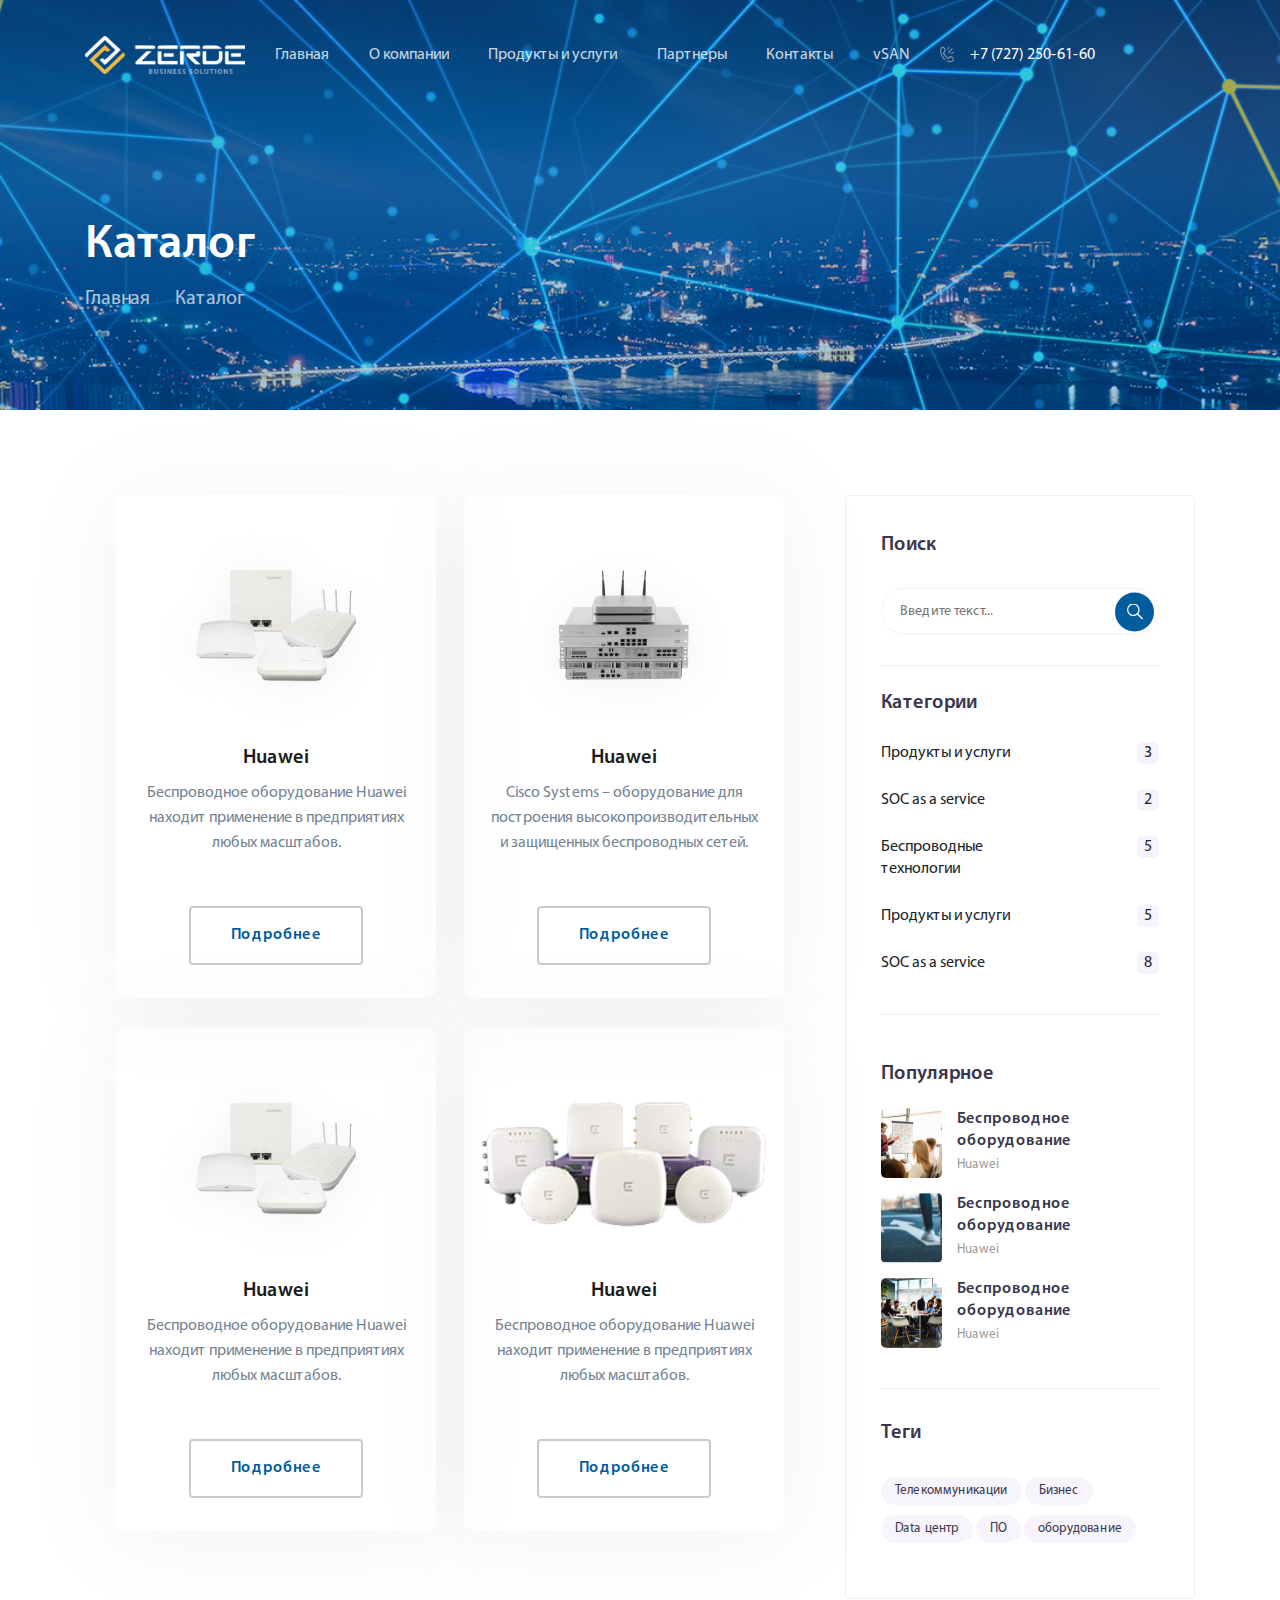
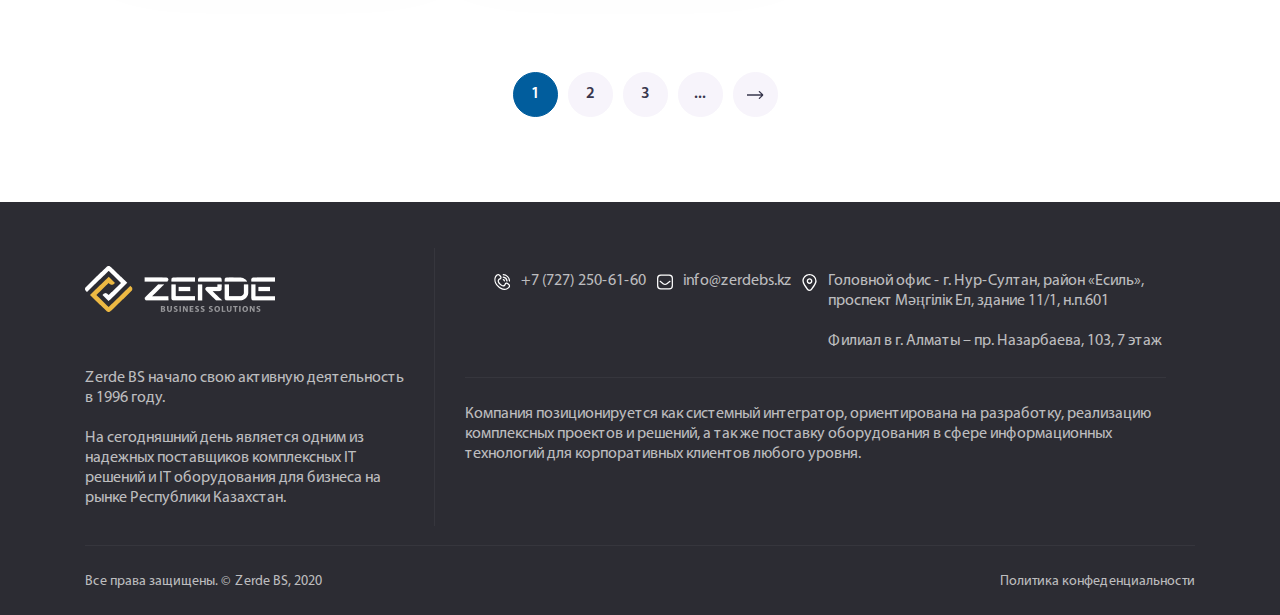
<file: catalogue.html>
<!DOCTYPE html>
<html lang="ru">

<head>
    <meta charset="UTF-8">
    <meta name="viewport" content="width=device-width, initial-scale=1.0">
    <title>Document</title>
    <link rel="stylesheet" href="fonts/stylesheet.css">
    <link rel="stylesheet" type="text/css" href="css/slick.css" />
    <link rel="stylesheet" href="https://maxcdn.bootstrapcdn.com/bootstrap/4.0.0/css/bootstrap.min.css"
        integrity="sha384-Gn5384xqQ1aoWXA+058RXPxPg6fy4IWvTNh0E263XmFcJlSAwiGgFAW/dAiS6JXm" crossorigin="anonymous">
    <link rel="stylesheet" href="https://cdnjs.cloudflare.com/ajax/libs/animate.css/4.1.1/animate.min.css" />
    <link rel="stylesheet" href="css/style.css">
</head>

<body id="body">

    <header class="header">
        <div class="header__background">
            <img class="header__background--img" src="images/rectangle.png" alt="">
        </div>
        <div id="menu-adaptive" class="header__menu-adaptive animate__animated animate__bounceInLeft ">
            <div class="container">
                <div class="row">
                    <div class="col-lg-12">
                        <a id="logoAdaptive" class="header__top--logo-link" href="#">
                            <img class="header__top--logo" src="images/logo.png" alt="logo">
                        </a>
                    </div>
                    <div class="col-lg-12">
                        <nav class="header__top--menu-adaptive">
                            <ul class="header__top--items">
                                <li class="header__top--item">
                                    <a class="header__top--link" href="index.html">Главная</a>
                                </li>
                                <li class="header__top--item">
                                    <a class="header__top--link" href="about.html">О компании</a>
                                </li>
                                <li class="header__top--item">
                                    <a class="header__top--link" href="#">Продукты и услуги</a>
                                </li>
                                <li class="header__top--item">
                                    <a class="header__top--link" href="#">Партнеры</a>
                                </li>
                                <li class="header__top--item">
                                    <a class="header__top--link" href="#">Контакты</a>
                                </li>
                                <li class="header__top--item">
                                    <a class="header__top--link" href="#">vSAN</a>
                                </li>
                            </ul>

                            <div class="header__top--contacts-adaptive">
                                <a href="tel:+7 (727) 250-61-60" class="header__top--phone">+7 (727) 250-61-60</a>
                            </div>
                        </nav>
                    </div>
                </div>
            </div>
        </div>

        <div class="header__top">
            <div class="container">
                <div class="row">
                    <div class="col-lg-2">
                        <a class="header__top--logo-link" href="#">
                            <img class="header__top--logo" src="images/logo.png" alt="logo">
                        </a>
                    </div>

                    <div class="col-lg-7">
                        <nav class="header__top--menu">
                            <ul class="header__top--items">
                                <li class="header__top--item">
                                    <a class="header__top--link" href="index.html">Главная</a>
                                </li>
                                <li class="header__top--item">
                                    <a class="header__top--link" href="about.html">О компании</a>
                                </li>
                                <li class="header__top--item">
                                    <a class="header__top--link" href="#">Продукты и услуги</a>
                                </li>
                                <li class="header__top--item">
                                    <a class="header__top--link" href="#">Партнеры</a>
                                </li>
                                <li class="header__top--item">
                                    <a class="header__top--link" href="#">Контакты</a>
                                </li>
                                <li class="header__top--item">
                                    <a class="header__top--link" href="#">vSAN</a>
                                </li>
                            </ul>
                        </nav>
                    </div>
                    <div class="col-lg-3">
                        <div class="header__top--contacts">
                            <a href="tel:+7 (727) 250-61-60" class="header__top--phone">+7 (727) 250-61-60</a>
                        </div>
                        <div class="header__top--hamburger">
                            <button id="menu-btn" class="header__top--hamburger-header hamburger hamburger--arrow"
                                type="button">
                                <span class="hamburger-box">
                                    <span class="hamburger-inner"></span>
                                </span>
                            </button>
                        </div>
                    </div>
                </div>
            </div>
        </div>

        <div class="header__inner-two">
            <div class="container">
                <div class="row">
                    <div class="col-12">
                        <h1 class="header__inner--title">Каталог</h1>
                        <nav class="header__inner-two--menu">
                            <ul class="header__inner-two--list">
                                <li class="header__inner-two--item">
                                    <a href="#" class="header__inner-two--link">Главная</a>
                                </li>
                                <li class="header__inner-two--item">
                                    <a href="#" class="header__inner-two--link">Каталог</a>
                                </li>
                            </ul>
                        </nav>
                    </div>
                </div>
            </div>
        </div>
    </header>

    <div class="main">
        <section class="catalogue">
            <div class="container">
                <div class="row">
                    <div class="col-lg-8">
                        <div class="catalogue__products">
                            <div class="catalogue__row">
                                <a href="#" class="catalogue__products--item">
                                    <img class="catalogue__products--image" src="images/card-img-1.png" alt="">
                                    <h3 class="catalogue__products--title">Huawei</h3>
                                    <p class="catalogue__products--text">Беспроводное оборудование Huawei находит
                                        применение
                                        в предприятиях любых масштабов.</p>
                                    <button class="catalogue__products--btn">Подробнее</button>
                                </a>

                                <a href="#" class="catalogue__products--item">
                                    <img class="catalogue__products--image" src="images/card-img-2.png" alt="">
                                    <h3 class="catalogue__products--title">Huawei</h3>
                                    <p class="catalogue__products--text">Сisco Systems – оборудование для построения высокопроизводительных и защищенных беспроводных сетей.</p>
                                    <button class="catalogue__products--btn">Подробнее</button>
                                </a>
                            </div>
                            <div class="catalogue__row">
                                <a href="#" class="catalogue__products--item">
                                    <img class="catalogue__products--image" src="images/card-img-1.png" alt="">
                                    <h3 class="catalogue__products--title">Huawei</h3>
                                    <p class="catalogue__products--text">Беспроводное оборудование Huawei находит
                                        применение
                                        в предприятиях любых масштабов.</p>
                                    <button class="catalogue__products--btn">Подробнее</button>
                                </a>

                                <a href="#" class="catalogue__products--item">
                                    <img class="catalogue__products--image" src="images/card-img-3.png" alt="">
                                    <h3 class="catalogue__products--title">Huawei</h3>
                                    <p class="catalogue__products--text">Беспроводное оборудование Huawei находит
                                        применение
                                        в предприятиях любых масштабов.</p>
                                    <button class="catalogue__products--btn">Подробнее</button>
                                </a>
                            </div>
                        </div>
                    </div>
                    <div class="col-lg-4">
                        <div class="saidbar">
                            <div class="saidbar__search">
                                <h2 class="saidbar__title">Поиск</h2>
                                <div class="saidbar__search--input-container">
                                    <input class="saidbar__search--input" placeholder="Введите текст..." id="nav-search"
                                        type="text">
                                    <button class="saidbar__search--btn"></button>
                                </div>
                            </div>
                            <div class="saidbar__category">
                                <h2 class="saidbar__title">Категории</h2>
                                <div class="saidbar__category--links">
                                    <div class="saidbar__category--link">
                                        <a href="#" class="saidbar__category--link-link">Продукты и услуги</a>
                                        <div class="saidbar__category--link-check">3</div>
                                    </div>
                                    <div class="saidbar__category--link">
                                        <a href="#" class="saidbar__category--link-link">SOC as a service</a>
                                        <div class="saidbar__category--link-check">2</div>
                                    </div>
                                    <div class="saidbar__category--link">
                                        <a href="#" class="saidbar__category--link-link">Беспроводные технологии</a>
                                        <div class="saidbar__category--link-check">5</div>
                                    </div>
                                    <div class="saidbar__category--link">
                                        <a href="#" class="saidbar__category--link-link">Продукты и услуги</a>
                                        <div class="saidbar__category--link-check">5</div>
                                    </div>
                                    <div class="saidbar__category--link">
                                        <a href="#" class="saidbar__category--link-link">SOC as a service</a>
                                        <div class="saidbar__category--link-check">8</div>
                                    </div>
                                </div>
                            </div>
                            <div class="saidbar__popular">
                                <h2 class="saidbar__title">Популярное</h2>
                                <a href="#" class="saidbar__popular--card">
                                    <div class="saidbar__popular--image">
                                        <img class="saidbar__popular--image-img" src="images/sidebar-img-1.png" alt="">
                                    </div>
                                    <div class="saidbar__popular--content">
                                        <h3 class="saidbar__popular--title">Беспроводное
                                            оборудование</h3>
                                        <p class="saidbar__popular--text">Huawei</p>
                                    </div>
                                </a>
                                <a href="#" class="saidbar__popular--card">
                                    <div class="saidbar__popular--image">
                                        <img class="saidbar__popular--image-img" src="images/sidebar-img-2.png" alt="">
                                    </div>
                                    <div class="saidbar__popular--content">
                                        <h3 class="saidbar__popular--title">Беспроводное
                                            оборудование</h3>
                                        <p class="saidbar__popular--text">Huawei</p>
                                    </div>
                                </a>
                                <a href="#" class="saidbar__popular--card">
                                    <div class="saidbar__popular--image">
                                        <img class="saidbar__popular--image-img" src="images/sidebar-img-3.png" alt="">
                                    </div>
                                    <div class="saidbar__popular--content">
                                        <h3 class="saidbar__popular--title">Беспроводное
                                            оборудование</h3>
                                        <p class="saidbar__popular--text">Huawei</p>
                                    </div>
                                </a>
                            </div>
                            <div class="saidbar__tags">
                                <h2 class="saidbar__title">Теги</h2>
                                <div class="saidbar__tags--items">
                                    <a href="#" class="saidbar__tags--item">Телекоммуникации</a>
                                    <a href="#" class="saidbar__tags--item">Бизнес</a>
                                    <a href="#" class="saidbar__tags--item">Data центр</a>
                                    <a href="#" class="saidbar__tags--item">ПО</a>
                                    <a href="#" class="saidbar__tags--item">оборудование</a>
                                </div>
                            </div>
                        </div>
                    </div>
                </div>
                <nav class="pagination">
                    <div class="pagination__pages">
                        <button class="pagination__pages--page active">1</button>
                        <button class="pagination__pages--page">2</button>
                        <button class="pagination__pages--page">3</button>
                    </div>
                    <button class="pagination__next-page">...</button>
                    <button class="pagination__next-block"></button>
                </nav>
        </section>
    </div>

    <footer class="footer">
        <div class="footer__top">
            <div class="container">
                <div class="row">
                    <div class="col-lg-4">
                        <div class="footer__top--left-content">
                            <a href="#" class="footer__top--left-content--logo">
                                <img class="footer__top--left-content--logo-img" src="images/logo.png" alt="logo">
                            </a>
                            <div class="footer__top--left-content--content">
                                <p>Zerde BS начало свою активную деятельность в 1996 году.</p>
                                <p>На сегодняшний день является одним из надежных поставщиков комплексных IT решений и
                                    IT оборудования
                                    для бизнеса на рынке Республики Казахстан.</p>
                            </div>
                        </div>
                    </div>
                    <div class="col-lg-8">
                        <div class="footer__top--right-content">
                            <div class="footer__top--right-content-top">
                                <div class="footer__top--contacts">
                                    <a class="footer__top--contact phone" href="tel:+7 (727) 250-61-60">+7 (727)
                                        250-61-60</a>
                                    <a class="footer__top--contact mail"
                                        href="mailto:info@zerdebs.kz">info@zerdebs.kz</a>
                                    <span class="footer__top--contact location">
                                        <p> Головной офис - г. Нур-Султан, район «Есиль», проспект Мәңгілік Ел, здание
                                            11/1, н.п.601</p>
                                        <p>Филиал в г. Алматы – пр. Назарбаева, 103, 7 этаж</p>
                                    </span>
                                </div>
                            </div>
                            <div class="footer__top--right-content-bottom">
                                <div class="footer__top--bottom-content">
                                    <p>Компания позиционируется как системный интегратор, ориентирована на разработку,
                                        реализацию
                                        комплексных проектов и решений, а так же поставку оборудования в сфере
                                        информационных технологий для
                                        корпоративных клиентов любого уровня.</p>
                                </div>
                            </div>
                        </div>
                    </div>
                </div>
            </div>
        </div>

        <div class="footer__inner">
            <div class="container">
                <div class="footer__inner--content">
                    <span class="footer__inner--item">Все права защищены. © Zerde BS, 2020</span>
                    <span class="footer__inner--item">Политика конфеденциальности</span>
                </div>
            </div>
        </div>

    </footer>



    <script src="js/main.min.js"></script>
    <script type="text/javascript" src="js/slick.min.js"></script>
    <script src="js/main.js"></script>
</body>

</html>
</file>
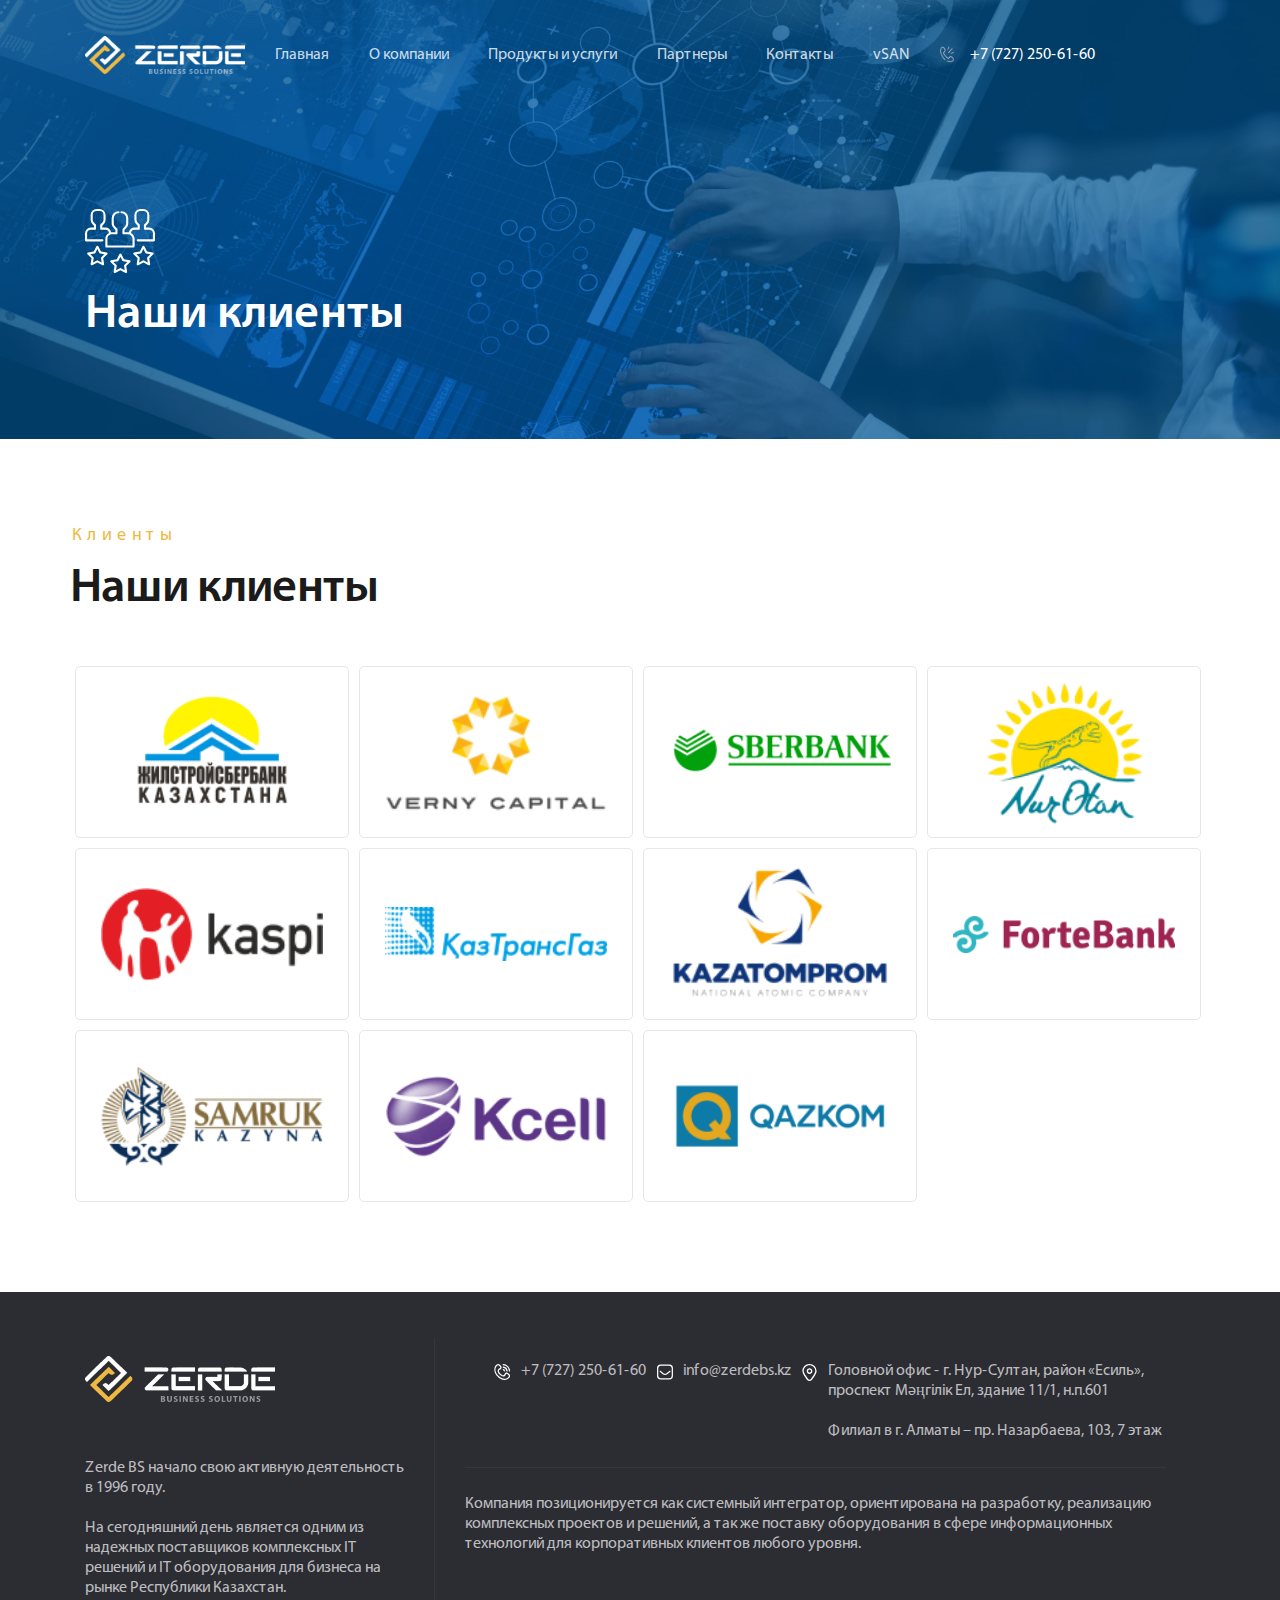
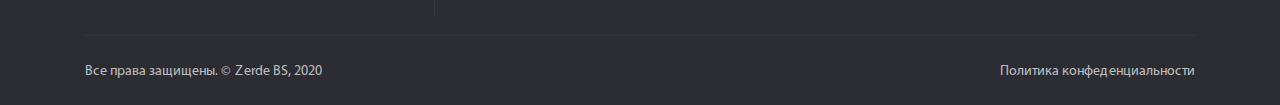
<file: clients.html>
<!DOCTYPE html>
<html lang="ru">

<head>
    <meta charset="UTF-8">
    <meta name="viewport" content="width=device-width, initial-scale=1.0">
    <title>Document</title>
    <link rel="stylesheet" href="fonts/stylesheet.css">
    <link rel="stylesheet" type="text/css" href="css/slick.css" />
    <link rel="stylesheet" href="https://maxcdn.bootstrapcdn.com/bootstrap/4.0.0/css/bootstrap.min.css"
        integrity="sha384-Gn5384xqQ1aoWXA+058RXPxPg6fy4IWvTNh0E263XmFcJlSAwiGgFAW/dAiS6JXm" crossorigin="anonymous">
    <link rel="stylesheet" href="https://cdnjs.cloudflare.com/ajax/libs/animate.css/4.1.1/animate.min.css" />
    <link rel="stylesheet" href="css/style.css">
</head>

<body id="body">

    <header class="header">
        <div class="header__background">
            <img class="header__background--img" src="images/background.png" alt="">
        </div>
        <div id="menu-adaptive" class="header__menu-adaptive animate__animated animate__bounceInLeft ">
            <div class="container">
                <div class="row">
                    <div class="col-lg-12">
                        <a id="logoAdaptive" class="header__top--logo-link" href="#">
                            <img class="header__top--logo" src="images/logo.png" alt="logo">
                        </a>
                    </div>
                    <div class="col-lg-12">
                        <nav class="header__top--menu-adaptive">
                            <ul class="header__top--items">
                                <li class="header__top--item">
                                    <a class="header__top--link" href="index.html">Главная</a>
                                </li>
                                <li class="header__top--item">
                                    <a class="header__top--link" href="about.html">О компании</a>
                                </li>
                                <li class="header__top--item">
                                    <a class="header__top--link" href="#">Продукты и услуги</a>
                                </li>
                                <li class="header__top--item">
                                    <a class="header__top--link" href="#">Партнеры</a>
                                </li>
                                <li class="header__top--item">
                                    <a class="header__top--link" href="#">Контакты</a>
                                </li>
                                <li class="header__top--item">
                                    <a class="header__top--link" href="#">vSAN</a>
                                </li>
                            </ul>

                            <div class="header__top--contacts-adaptive">
                                <a href="tel:+7 (727) 250-61-60" class="header__top--phone">+7 (727) 250-61-60</a>
                            </div>
                        </nav>
                    </div>
                </div>
            </div>
        </div>

        <div class="header__top">
            <div class="container">
                <div class="row">
                    <div class="col-lg-2">
                        <a class="header__top--logo-link" href="#">
                            <img class="header__top--logo" src="images/logo.png" alt="logo">
                        </a>
                    </div>

                    <div class="col-lg-7">
                        <nav class="header__top--menu">
                            <ul class="header__top--items">
                                <li class="header__top--item">
                                    <a class="header__top--link" href="index.html">Главная</a>
                                </li>
                                <li class="header__top--item">
                                    <a class="header__top--link" href="about.html">О компании</a>
                                </li>
                                <li class="header__top--item">
                                    <a class="header__top--link" href="#">Продукты и услуги</a>
                                </li>
                                <li class="header__top--item">
                                    <a class="header__top--link" href="#">Партнеры</a>
                                </li>
                                <li class="header__top--item">
                                    <a class="header__top--link" href="#">Контакты</a>
                                </li>
                                <li class="header__top--item">
                                    <a class="header__top--link" href="#">vSAN</a>
                                </li>
                            </ul>
                        </nav>
                    </div>
                    <div class="col-lg-3">
                        <div class="header__top--contacts">
                            <a href="tel:+7 (727) 250-61-60" class="header__top--phone">+7 (727) 250-61-60</a>
                        </div>
                        <div class="header__top--hamburger">
                            <button id="menu-btn" class="header__top--hamburger-header hamburger hamburger--arrow"
                                type="button">
                                <span class="hamburger-box">
                                    <span class="hamburger-inner"></span>
                                </span>
                            </button>
                        </div>
                    </div>
                </div>
            </div>
        </div>

        <div class="header__inner">
            <div class="container">
                <div class="row">
                    <div class="header__inner--block">
                        <div class="col-lg-8">
                            <img class="header__inner--img" src="images/rating.svg" alt="Специализация">
                            <h2 class="header__inner--title">Наши клиенты</h2>
                        </div>
                    </div>
                </div>
            </div>
        </div>
    </header>

    <div class="main">
        <section class="partners">
            <div class="container">
                <div class="row">
                    <div class="col-lg-12 pl-0 pr-0">
                        <span class="section__mini-title">Клиенты</span>
                    </div>
                    <div class="col-lg-12 pl-0 pr-0">
                        <h2 class="section__title">Наши клиенты</h2>
                    </div>
                </div>
                <div class="row">
                    <div class="partners__block">
                        <a href="#" class="partners__block__card">
                            <img src="images/jilstroysb.png" alt="" class="partners__block__card--img">
                        </a>
                        <a href="#" class="partners__block__card">
                            <img src="images/verny-capital.png" alt="" class="partners__block__card--img">
                        </a>
                        <a href="#" class="partners__block__card">
                            <img src="images/sberbank.png" alt="" class="partners__block__card--img">
                        </a>
                        <a href="#" class="partners__block__card">
                            <img src="images/nur-otan.png" alt="" class="partners__block__card--img">
                        </a>
                        <a href="#" class="partners__block__card">
                            <img src="images/kaspi.png" alt="" class="partners__block__card--img">
                        </a>
                        <a href="#" class="partners__block__card">
                            <img src="images/kaztransgaz.png" alt="" class="partners__block__card--img">
                        </a>
                        <a href="#" class="partners__block__card">
                            <img src="images/kazatomprom.png" alt="" class="partners__block__card--img">
                        </a>
                        <a href="#" class="partners__block__card">
                            <img src="images/fortebank.png" alt="" class="partners__block__card--img">
                        </a>
                        <a href="#" class="partners__block__card">
                            <img src="images/samruk-kazyna.png" alt="" class="partners__block__card--img">
                        </a>
                        <a href="#" class="partners__block__card">
                            <img src="images/kcell.png" alt="" class="partners__block__card--img">
                        </a>
                        <a href="#" class="partners__block__card">
                            <img src="images/qazkom.png" alt="" class="partners__block__card--img">
                        </a>
                    </div>
                </div>
            </div>
        </section>
    </div>

    <footer class="footer">
        <div class="footer__top">
            <div class="container">
                <div class="row">
                    <div class="col-lg-4">
                        <div class="footer__top--left-content">
                            <a href="#" class="footer__top--left-content--logo">
                                <img class="footer__top--left-content--logo-img" src="images/logo.png" alt="logo">
                            </a>
                            <div class="footer__top--left-content--content">
                                <p>Zerde BS начало свою активную деятельность в 1996 году.</p>
                                <p>На сегодняшний день является одним из надежных поставщиков комплексных IT решений и
                                    IT оборудования
                                    для бизнеса на рынке Республики Казахстан.</p>
                            </div>
                        </div>
                    </div>
                    <div class="col-lg-8">
                        <div class="footer__top--right-content">
                            <div class="footer__top--right-content-top">
                                <div class="footer__top--contacts">
                                    <a class="footer__top--contact phone" href="tel:+7 (727) 250-61-60">+7 (727)
                                        250-61-60</a>
                                    <a class="footer__top--contact mail"
                                        href="mailto:info@zerdebs.kz">info@zerdebs.kz</a>
                                    <span class="footer__top--contact location">
                                        <p> Головной офис - г. Нур-Султан, район «Есиль», проспект Мәңгілік Ел, здание
                                            11/1, н.п.601</p>
                                        <p>Филиал в г. Алматы – пр. Назарбаева, 103, 7 этаж</p>
                                    </span>
                                </div>
                            </div>
                            <div class="footer__top--right-content-bottom">
                                <div class="footer__top--bottom-content">
                                    <p>Компания позиционируется как системный интегратор, ориентирована на разработку,
                                        реализацию
                                        комплексных проектов и решений, а так же поставку оборудования в сфере
                                        информационных технологий для
                                        корпоративных клиентов любого уровня.</p>
                                </div>
                            </div>
                        </div>
                    </div>
                </div>
            </div>
        </div>

        <div class="footer__inner">
            <div class="container">
                <div class="footer__inner--content">
                    <span class="footer__inner--item">Все права защищены. © Zerde BS, 2020</span>
                    <span class="footer__inner--item">Политика конфеденциальности</span>
                </div>
            </div>
        </div>

    </footer>



    <script src="js/main.min.js"></script>
    <script type="text/javascript" src="js/slick.min.js"></script>
    <script src="js/main.js"></script>
</body>

</html>
</file>
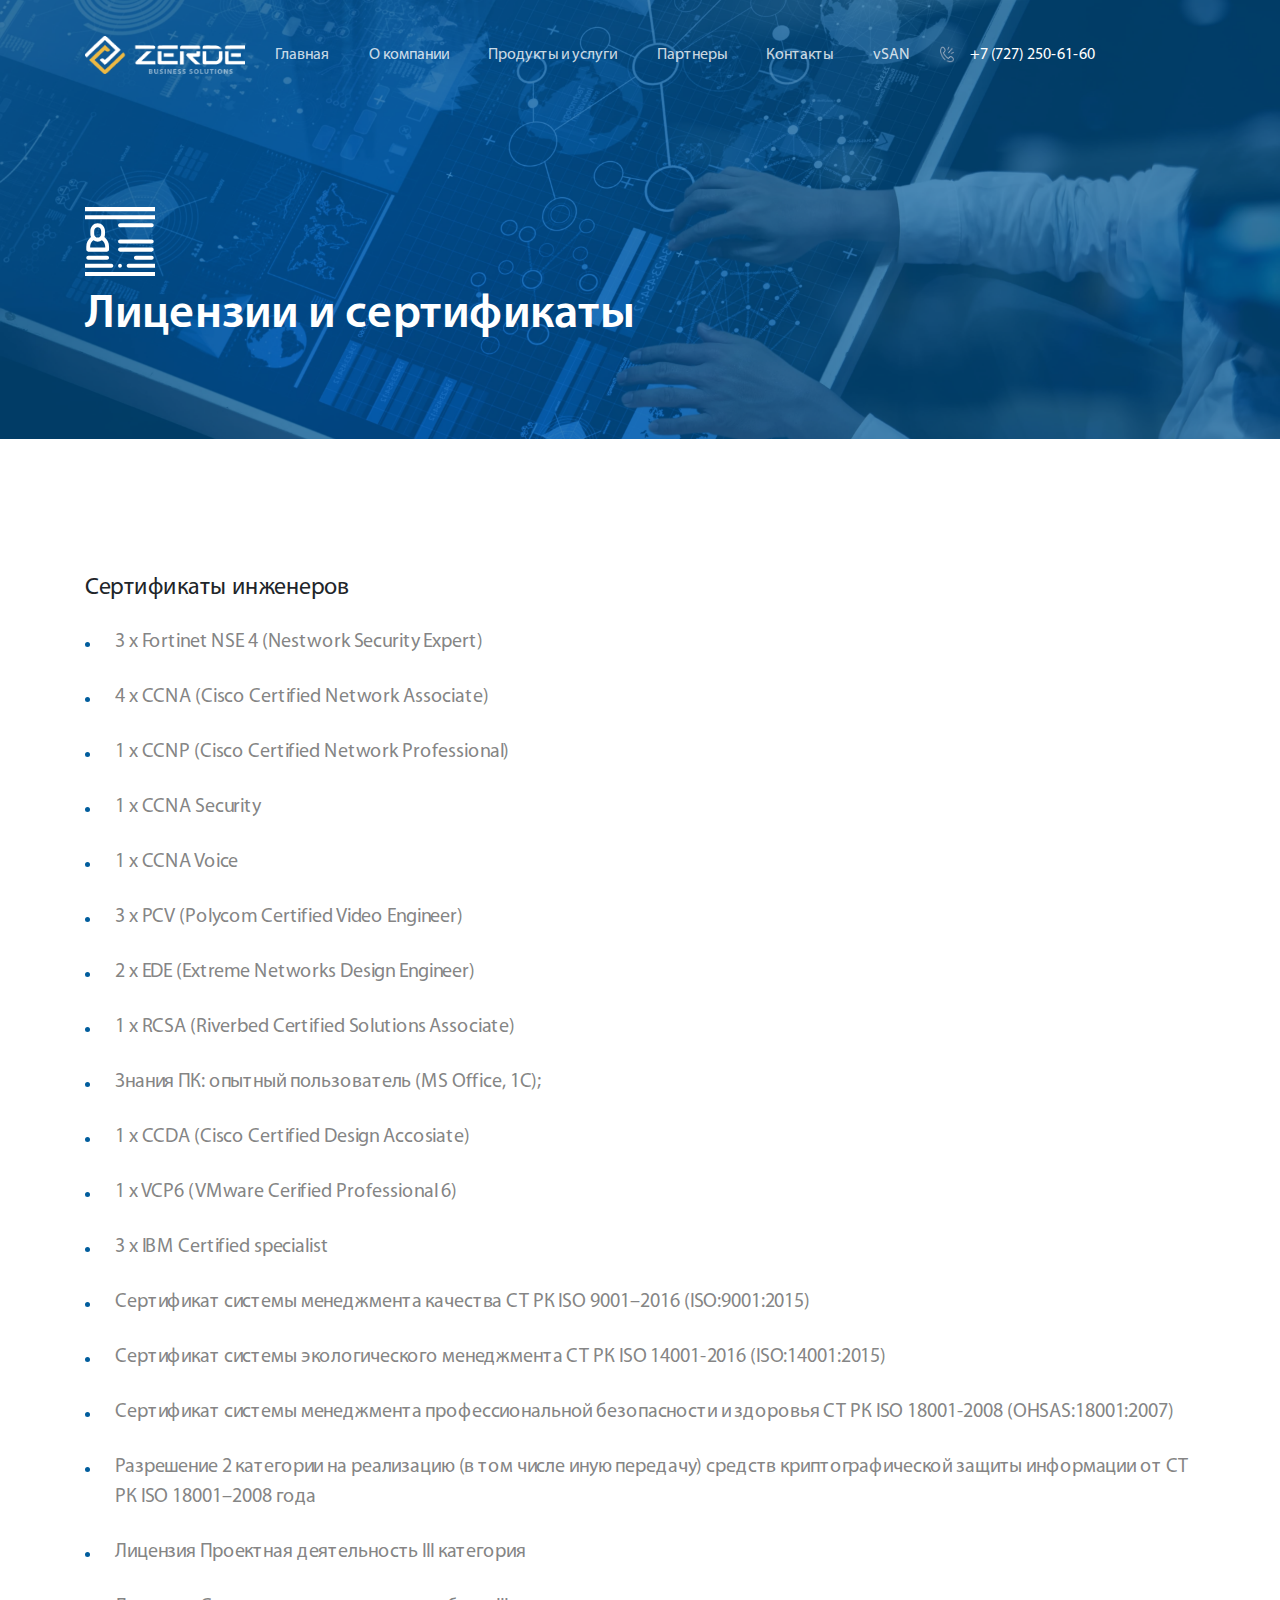
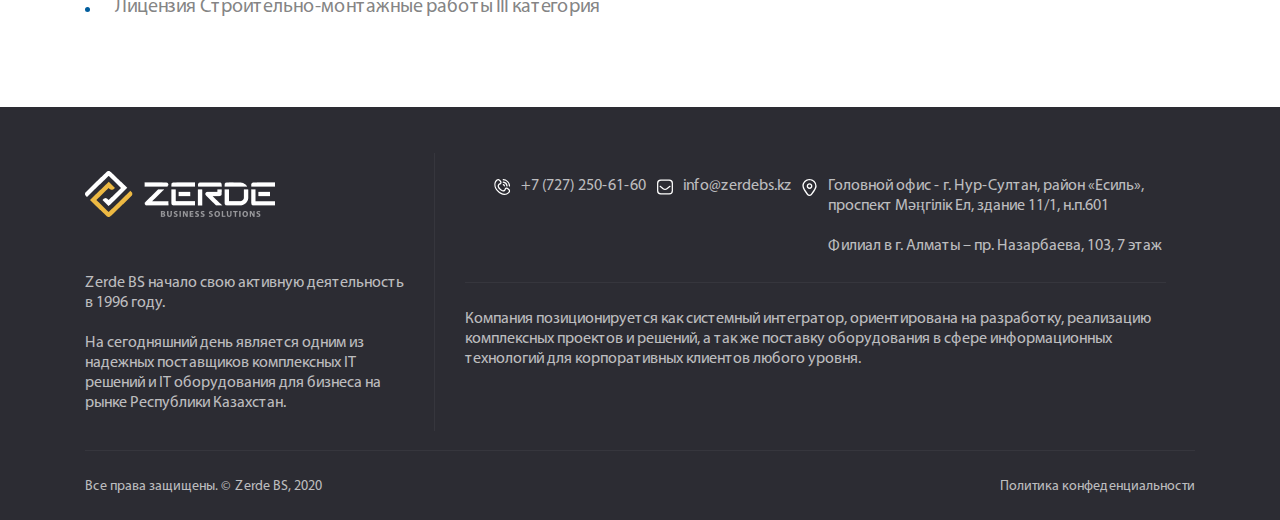
<file: license.html>
<!DOCTYPE html>
<html lang="ru">

<head>
    <meta charset="UTF-8">
    <meta name="viewport" content="width=device-width, initial-scale=1.0">
    <title>Document</title>
    <link rel="stylesheet" href="fonts/stylesheet.css">
    <link rel="stylesheet" type="text/css" href="css/slick.css" />
    <link rel="stylesheet" href="https://maxcdn.bootstrapcdn.com/bootstrap/4.0.0/css/bootstrap.min.css"
        integrity="sha384-Gn5384xqQ1aoWXA+058RXPxPg6fy4IWvTNh0E263XmFcJlSAwiGgFAW/dAiS6JXm" crossorigin="anonymous">
    <link rel="stylesheet" href="https://cdnjs.cloudflare.com/ajax/libs/animate.css/4.1.1/animate.min.css" />
    <link rel="stylesheet" href="css/style.css">
</head>

<body id="body">

    <header class="header">
        <div class="header__background">
            <img class="header__background--img" src="images/background.png" alt="">
        </div>
        <div id="menu-adaptive" class="header__menu-adaptive animate__animated animate__bounceInLeft ">
            <div class="container">
                <div class="row">
                    <div class="col-lg-12">
                        <a id="logoAdaptive" class="header__top--logo-link" href="#">
                            <img class="header__top--logo" src="images/logo.png" alt="logo">
                        </a>
                    </div>
                    <div class="col-lg-12">
                        <nav class="header__top--menu-adaptive">
                            <ul class="header__top--items">
                                <li class="header__top--item">
                                    <a class="header__top--link" href="index.html">Главная</a>
                                </li>
                                <li class="header__top--item">
                                    <a class="header__top--link" href="about.html">О компании</a>
                                </li>
                                <li class="header__top--item">
                                    <a class="header__top--link" href="#">Продукты и услуги</a>
                                </li>
                                <li class="header__top--item">
                                    <a class="header__top--link" href="#">Партнеры</a>
                                </li>
                                <li class="header__top--item">
                                    <a class="header__top--link" href="#">Контакты</a>
                                </li>
                                <li class="header__top--item">
                                    <a class="header__top--link" href="#">vSAN</a>
                                </li>
                            </ul>

                            <div class="header__top--contacts-adaptive">
                                <a href="tel:+7 (727) 250-61-60" class="header__top--phone">+7 (727) 250-61-60</a>
                            </div>
                        </nav>
                    </div>
                </div>
            </div>
        </div>

        <div class="header__top">
            <div class="container">
                <div class="row">
                    <div class="col-lg-2">
                        <a class="header__top--logo-link" href="#">
                            <img class="header__top--logo" src="images/logo.png" alt="logo">
                        </a>
                    </div>

                    <div class="col-lg-7">
                        <nav class="header__top--menu">
                            <ul class="header__top--items">
                                <li class="header__top--item">
                                    <a class="header__top--link" href="index.html">Главная</a>
                                </li>
                                <li class="header__top--item">
                                    <a class="header__top--link" href="about.html">О компании</a>
                                </li>
                                <li class="header__top--item">
                                    <a class="header__top--link" href="#">Продукты и услуги</a>
                                </li>
                                <li class="header__top--item">
                                    <a class="header__top--link" href="#">Партнеры</a>
                                </li>
                                <li class="header__top--item">
                                    <a class="header__top--link" href="#">Контакты</a>
                                </li>
                                <li class="header__top--item">
                                    <a class="header__top--link" href="#">vSAN</a>
                                </li>
                            </ul>
                        </nav>
                    </div>
                    <div class="col-lg-3">
                        <div class="header__top--contacts">
                            <a href="tel:+7 (727) 250-61-60" class="header__top--phone">+7 (727) 250-61-60</a>
                        </div>
                        <div class="header__top--hamburger">
                            <button id="menu-btn" class="header__top--hamburger-header hamburger hamburger--arrow"
                                type="button">
                                <span class="hamburger-box">
                                    <span class="hamburger-inner"></span>
                                </span>
                            </button>
                        </div>
                    </div>
                </div>
            </div>
        </div>

        <div class="header__inner">
            <div class="container">
                <div class="row">
                    <div class="header__inner--block">
                        <div class="col-lg-8">
                            <img class="header__inner--img" src="images/license-card.svg" alt="Специализация">
                            <h2 class="header__inner--title">Лицензии и сертификаты</h2>
                        </div>
                    </div>
                </div>
            </div>
        </div>
    </header>

    <div class="main">
        <section class="licens">
            <div class="container">
                <div class="row">
                    <div class="col-12">
                        <div class="vacations__block-lists">
                            <h3 class="simple-title">Сертификаты инженеров</h3>
                            <ul class="simple-list">
                                <li class="simple-item">
                                    <p class="simple-text">3 x Fortinet NSE 4 (Nestwork Security Expert)
                                        
                                        
                                        
                                        
                                        
                                        
                                        
                                        
                                        
                                        
                                        
                                    </p>
                                </li>
                                <li class="simple-item">
                                    <p class="simple-text">4 х CCNA (Cisco Certified Network Associate)
                                    </p>
                                </li>
                                <li class="simple-item">
                                    <p class="simple-text">1 x CCNP (Cisco Certified Network Professional)</p>
                                </li>
                                <li class="simple-item">
                                    <p class="simple-text">1 x CCNA Security</p>
                                </li>
                                <li class="simple-item">
                                    <p class="simple-text"> 1 x CCNA Voice</p>
                                </li>
                                <li class="simple-item">
                                    <p class="simple-text">3 x PCV (Polycom Certified Video Engineer)</p>
                                </li>
                                <li class="simple-item">
                                    <p class="simple-text">2 x EDE (Extreme Networks Design Engineer)</p>
                                </li>
                                <li class="simple-item">
                                    <p class="simple-text">1 x RCSA (Riverbed Certified Solutions Associate)</p>
                                </li>
                                <li class="simple-item">
                                    <p class="simple-text">Знания ПК: опытный пользователь (MS Office, 1C);</p>
                                </li>
                                <li class="simple-item">
                                    <p class="simple-text">1 x CCDA (Cisco Certified Design Accosiate)
                                    </p>
                                </li>
                                <li class="simple-item">
                                    <p class="simple-text">1 x VCP6 (VMware Cerified Professional 6)
                                    </p>
                                </li>
                                <li class="simple-item">
                                    <p class="simple-text">3 x IBM Certified specialist
                                    </p>
                                </li>
                                <li class="simple-item">
                                    <p class="simple-text">Сертификат системы менеджмента качества СТ РК ISO 9001–2016 (ISO:9001:2015)
                                    </p>
                                </li>
                                <li class="simple-item">
                                    <p class="simple-text">Сертификат системы экологического менеджмента СТ РК ISO 14001-2016 (ISO:14001:2015) 
                                    </p>
                                </li>
                                <li class="simple-item">
                                    <p class="simple-text"> Сертификат системы менеджмента профессиональной безопасности и здоровья СТ РК ISO 18001-2008 (ОНSАS:18001:2007) 
                                    </p>
                                </li>
                                <li class="simple-item">
                                    <p class="simple-text"> Разрешение 2 категории на реализацию (в том числе иную передачу) средств криптографической защиты информации от СТ РК ISO 18001–2008  года
                                    </p>
                                </li>
                                <li class="simple-item">
                                    <p class="simple-text">Лицензия Проектная деятельность III категория
                                    </p>
                                </li>
                                <li class="simple-item">
                                    <p class="simple-text">Лицензия Строительно-монтажные работы III категория 
                                    </p>
                                </li>
                            </ul>
                        </div>
                    </div>
                </div>
            </div>
        </section>
    </div>

    <footer class="footer">
        <div class="footer__top">
            <div class="container">
                <div class="row">
                    <div class="col-lg-4">
                        <div class="footer__top--left-content">
                            <a href="#" class="footer__top--left-content--logo">
                                <img class="footer__top--left-content--logo-img" src="images/logo.png" alt="logo">
                            </a>
                            <div class="footer__top--left-content--content">
                                <p>Zerde BS начало свою активную деятельность в 1996 году.</p>
                                <p>На сегодняшний день является одним из надежных поставщиков комплексных IT решений и
                                    IT оборудования
                                    для бизнеса на рынке Республики Казахстан.</p>
                            </div>
                        </div>
                    </div>
                    <div class="col-lg-8">
                        <div class="footer__top--right-content">
                            <div class="footer__top--right-content-top">
                                <div class="footer__top--contacts">
                                    <a class="footer__top--contact phone" href="tel:+7 (727) 250-61-60">+7 (727)
                                        250-61-60</a>
                                    <a class="footer__top--contact mail"
                                        href="mailto:info@zerdebs.kz">info@zerdebs.kz</a>
                                    <span class="footer__top--contact location">
                                        <p> Головной офис - г. Нур-Султан, район «Есиль», проспект Мәңгілік Ел, здание
                                            11/1, н.п.601</p>
                                        <p>Филиал в г. Алматы – пр. Назарбаева, 103, 7 этаж</p>
                                    </span>
                                </div>
                            </div>
                            <div class="footer__top--right-content-bottom">
                                <div class="footer__top--bottom-content">
                                    <p>Компания позиционируется как системный интегратор, ориентирована на разработку,
                                        реализацию
                                        комплексных проектов и решений, а так же поставку оборудования в сфере
                                        информационных технологий для
                                        корпоративных клиентов любого уровня.</p>
                                </div>
                            </div>
                        </div>
                    </div>
                </div>
            </div>
        </div>

        <div class="footer__inner">
            <div class="container">
                <div class="footer__inner--content">
                    <span class="footer__inner--item">Все права защищены. © Zerde BS, 2020</span>
                    <span class="footer__inner--item">Политика конфеденциальности</span>
                </div>
            </div>
        </div>

    </footer>



    <script src="js/main.min.js"></script>
    <script type="text/javascript" src="js/slick.min.js"></script>
    <script src="js/main.js"></script>
</body>

</html>
</file>
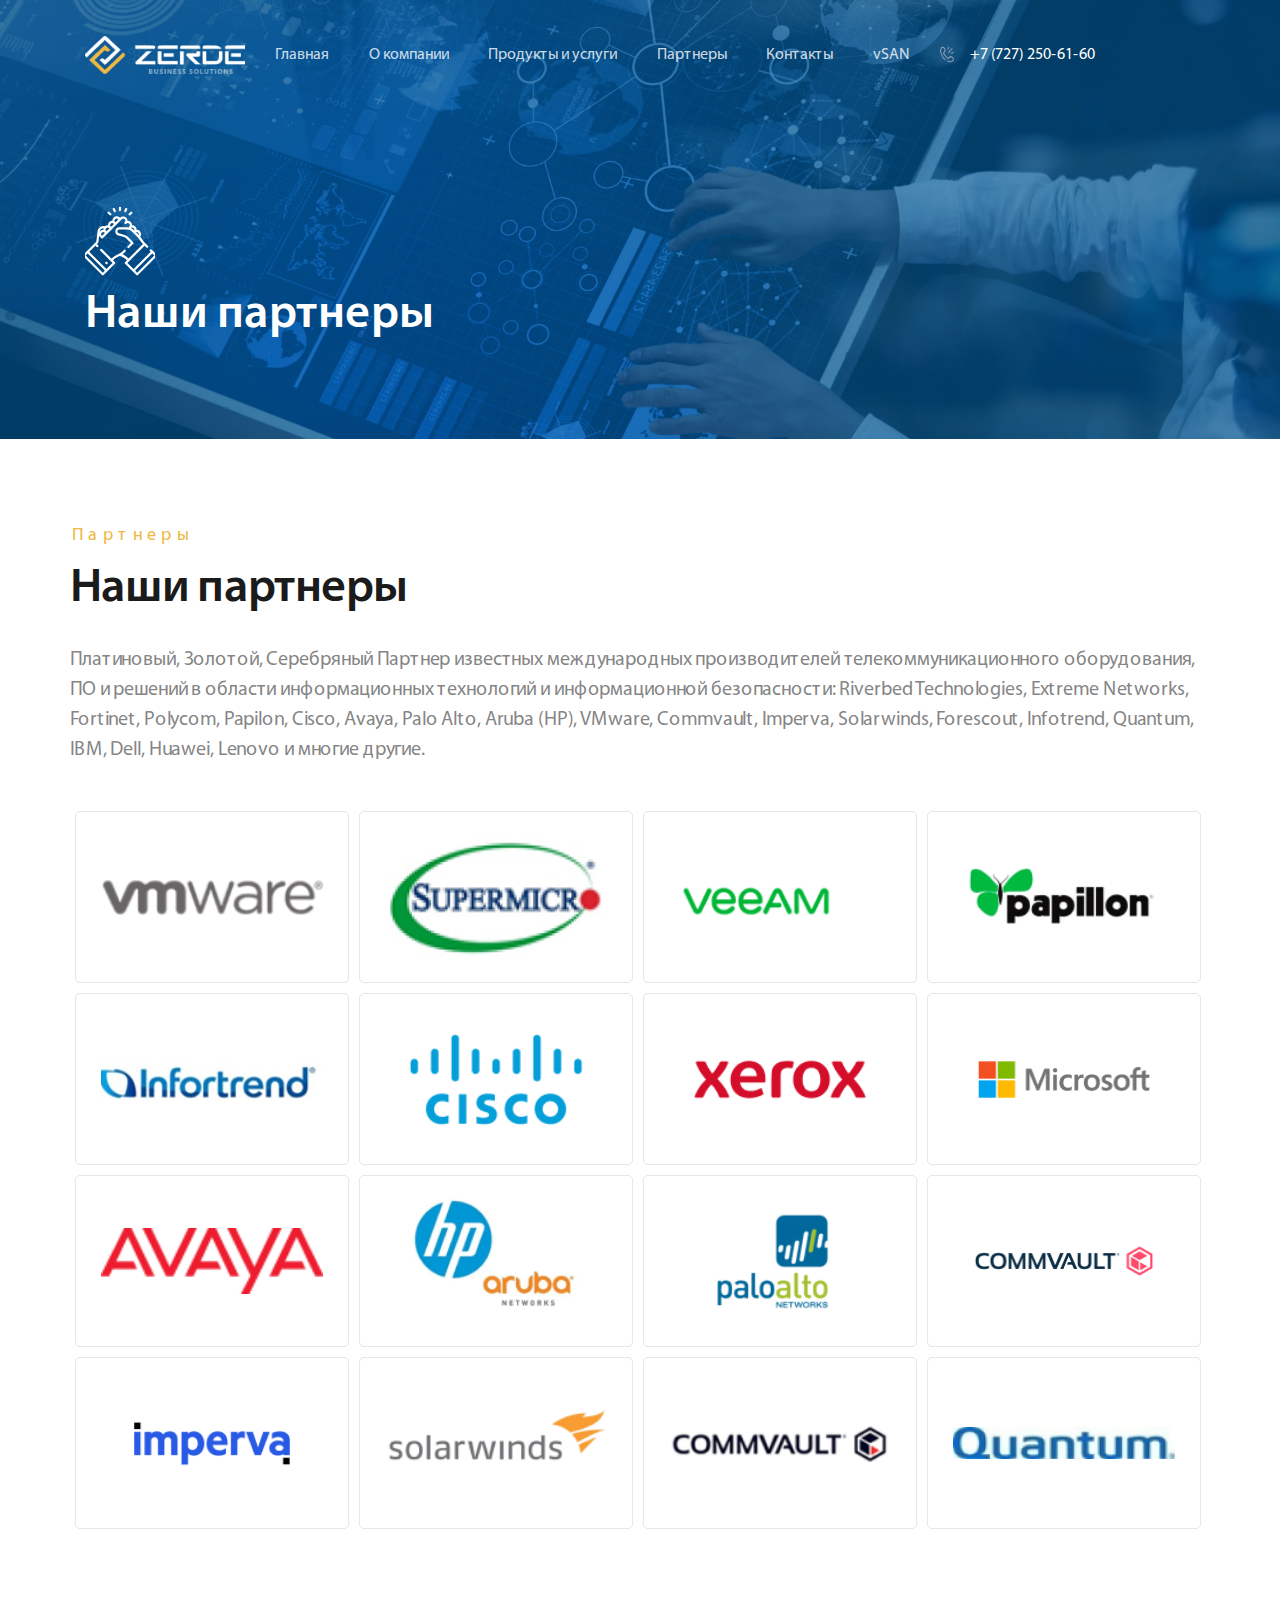
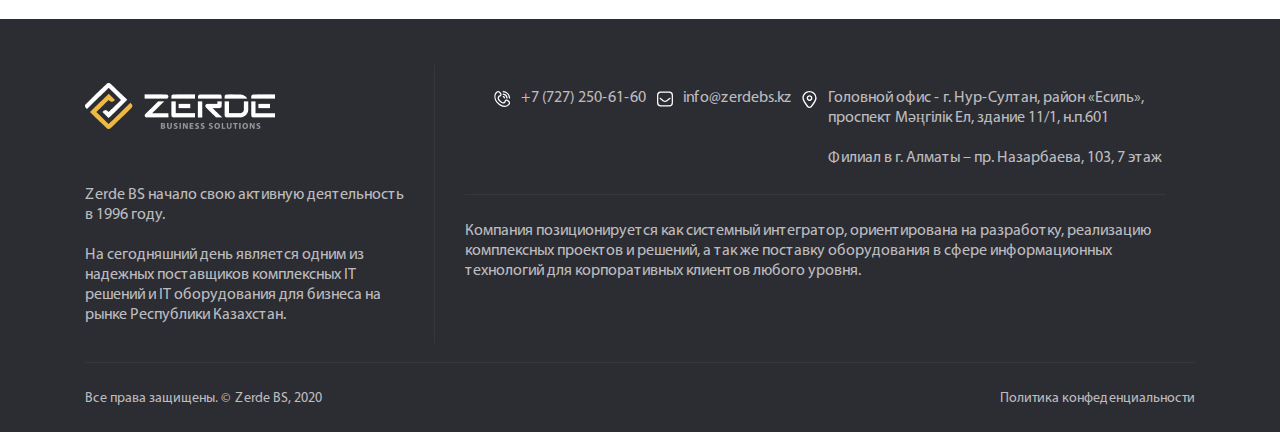
<file: our_partners.html>
<!DOCTYPE html>
<html lang="ru">

<head>
    <meta charset="UTF-8">
    <meta name="viewport" content="width=device-width, initial-scale=1.0">
    <title>Document</title>
    <link rel="stylesheet" href="fonts/stylesheet.css">
    <link rel="stylesheet" type="text/css" href="css/slick.css" />
    <link rel="stylesheet" href="https://maxcdn.bootstrapcdn.com/bootstrap/4.0.0/css/bootstrap.min.css"
        integrity="sha384-Gn5384xqQ1aoWXA+058RXPxPg6fy4IWvTNh0E263XmFcJlSAwiGgFAW/dAiS6JXm" crossorigin="anonymous">
    <link rel="stylesheet" href="https://cdnjs.cloudflare.com/ajax/libs/animate.css/4.1.1/animate.min.css" />
    <link rel="stylesheet" href="css/style.css">
</head>

<body id="body">

    <header class="header">
        <div class="header__background">
            <img class="header__background--img" src="images/background.png" alt="">
        </div>
        <div id="menu-adaptive" class="header__menu-adaptive animate__animated animate__bounceInLeft ">
            <div class="container">
                <div class="row">
                    <div class="col-lg-12">
                        <a id="logoAdaptive" class="header__top--logo-link" href="#">
                            <img class="header__top--logo" src="images/logo.png" alt="logo">
                        </a>
                    </div>
                    <div class="col-lg-12">
                        <nav class="header__top--menu-adaptive">
                            <ul class="header__top--items">
                                <li class="header__top--item">
                                    <a class="header__top--link" href="index.html">Главная</a>
                                </li>
                                <li class="header__top--item">
                                    <a class="header__top--link" href="about.html">О компании</a>
                                </li>
                                <li class="header__top--item">
                                    <a class="header__top--link" href="#">Продукты и услуги</a>
                                </li>
                                <li class="header__top--item">
                                    <a class="header__top--link" href="#">Партнеры</a>
                                </li>
                                <li class="header__top--item">
                                    <a class="header__top--link" href="#">Контакты</a>
                                </li>
                                <li class="header__top--item">
                                    <a class="header__top--link" href="#">vSAN</a>
                                </li>
                            </ul>

                            <div class="header__top--contacts-adaptive">
                                <a href="tel:+7 (727) 250-61-60" class="header__top--phone">+7 (727) 250-61-60</a>
                            </div>
                        </nav>
                    </div>
                </div>
            </div>
        </div>

        <div class="header__top">
            <div class="container">
                <div class="row">
                    <div class="col-lg-2">
                        <a class="header__top--logo-link" href="#">
                            <img class="header__top--logo" src="images/logo.png" alt="logo">
                        </a>
                    </div>

                    <div class="col-lg-7">
                        <nav class="header__top--menu">
                            <ul class="header__top--items">
                                <li class="header__top--item">
                                    <a class="header__top--link" href="index.html">Главная</a>
                                </li>
                                <li class="header__top--item">
                                    <a class="header__top--link" href="about.html">О компании</a>
                                </li>
                                <li class="header__top--item">
                                    <a class="header__top--link" href="#">Продукты и услуги</a>
                                </li>
                                <li class="header__top--item">
                                    <a class="header__top--link" href="#">Партнеры</a>
                                </li>
                                <li class="header__top--item">
                                    <a class="header__top--link" href="#">Контакты</a>
                                </li>
                                <li class="header__top--item">
                                    <a class="header__top--link" href="#">vSAN</a>
                                </li>
                            </ul>
                        </nav>
                    </div>
                    <div class="col-lg-3">
                        <div class="header__top--contacts">
                            <a href="tel:+7 (727) 250-61-60" class="header__top--phone">+7 (727) 250-61-60</a>
                        </div>
                        <div class="header__top--hamburger">
                            <button id="menu-btn" class="header__top--hamburger-header hamburger hamburger--arrow"
                                type="button">
                                <span class="hamburger-box">
                                    <span class="hamburger-inner"></span>
                                </span>
                            </button>
                        </div>
                    </div>
                </div>
            </div>
        </div>

        <div class="header__inner">
            <div class="container">
                <div class="row">
                    <div class="header__inner--block">
                        <div class="col-lg-8">
                            <img class="header__inner--img" src="images/cooperation.svg" alt="Специализация">
                            <h2 class="header__inner--title">Наши партнеры</h2>
                        </div>
                    </div>
                </div>
            </div>
        </div>
    </header>

    <div class="main">
        <section class="partners">
            <div class="container">
                <div class="row">
                    <div class="col-lg-12 pl-0 pr-0">
                        <span class="section__mini-title">Партнеры</span>
                    </div>
                    <div class="col-lg-12 pl-0 pr-0">
                        <h2 class="section__title">Наши партнеры</h2>
                        <p class="simple-text">Платиновый, Золотой, Серебряный Партнер известных международных
                            производителей телекоммуникационного оборудования, ПО и решений в области информационных
                            технологий и информационной безопасности:
                            Riverbed Technologies, Extreme Networks, Fortinet, Polycom, Papilon, Cisco, Avaya, Palo
                            Alto, Aruba (HP), VMware, Commvault, Imperva, Solarwinds, Forescout, Infotrend, Quantum,
                            IBM, Dell, Huawei, Lenovo и многие другие. </p>
                    </div>
                </div>
                <div class="row">
                    <div class="partners__block">
                        <a href="#" class="partners__block__card">
                            <img src="images/vmware.png" alt="" class="partners__block__card--img">
                        </a>
                        <a href="#" class="partners__block__card">
                            <img src="images/supermicro.png" alt="" class="partners__block__card--img">
                        </a>
                        <a href="#" class="partners__block__card">
                            <img src="images/veeam.png" alt="" class="partners__block__card--img">
                        </a>
                        <a href="#" class="partners__block__card">
                            <img src="images/papillon.png" alt="" class="partners__block__card--img">
                        </a>
                        <a href="#" class="partners__block__card">
                            <img src="images/infortrend.png" alt="" class="partners__block__card--img">
                        </a>
                        <a href="#" class="partners__block__card">
                            <img src="images/cisco.png" alt="" class="partners__block__card--img">
                        </a>
                        <a href="#" class="partners__block__card">
                            <img src="images/xerox.png" alt="" class="partners__block__card--img">
                        </a>
                        <a href="#" class="partners__block__card">
                            <img src="images/microsoft.png" alt="" class="partners__block__card--img">
                        </a>
                        <a href="#" class="partners__block__card">
                            <img src="images/avaya.png" alt="" class="partners__block__card--img">
                        </a>
                        <a href="#" class="partners__block__card">
                            <img src="images/hp_aruba.png" alt="" class="partners__block__card--img">
                        </a>
                        <a href="#" class="partners__block__card">
                            <img src="images/paloalto.png" alt="" class="partners__block__card--img">
                        </a>
                        <a href="#" class="partners__block__card">
                            <img src="images/commvault.png" alt="" class="partners__block__card--img">
                        </a>
                        <a href="#" class="partners__block__card">
                            <img src="images/impreva.png" alt="" class="partners__block__card--img">
                        </a>
                        <a href="#" class="partners__block__card">
                            <img src="images/solarwinds.png" alt="" class="partners__block__card--img">
                        </a>
                        <a href="#" class="partners__block__card">
                            <img src="images/commvault-2.png" alt="" class="partners__block__card--img">
                        </a>
                        <a href="#" class="partners__block__card">
                            <img src="images/quantum.png" alt="" class="partners__block__card--img">
                        </a>
                    </div>
                </div>
            </div>
        </section>
    </div>

    <footer class="footer">
        <div class="footer__top">
            <div class="container">
                <div class="row">
                    <div class="col-lg-4">
                        <div class="footer__top--left-content">
                            <a href="#" class="footer__top--left-content--logo">
                                <img class="footer__top--left-content--logo-img" src="images/logo.png" alt="logo">
                            </a>
                            <div class="footer__top--left-content--content">
                                <p>Zerde BS начало свою активную деятельность в 1996 году.</p>
                                <p>На сегодняшний день является одним из надежных поставщиков комплексных IT решений и
                                    IT оборудования
                                    для бизнеса на рынке Республики Казахстан.</p>
                            </div>
                        </div>
                    </div>
                    <div class="col-lg-8">
                        <div class="footer__top--right-content">
                            <div class="footer__top--right-content-top">
                                <div class="footer__top--contacts">
                                    <a class="footer__top--contact phone" href="tel:+7 (727) 250-61-60">+7 (727)
                                        250-61-60</a>
                                    <a class="footer__top--contact mail"
                                        href="mailto:info@zerdebs.kz">info@zerdebs.kz</a>
                                    <span class="footer__top--contact location">
                                        <p> Головной офис - г. Нур-Султан, район «Есиль», проспект Мәңгілік Ел, здание
                                            11/1, н.п.601</p>
                                        <p>Филиал в г. Алматы – пр. Назарбаева, 103, 7 этаж</p>
                                    </span>
                                </div>
                            </div>
                            <div class="footer__top--right-content-bottom">
                                <div class="footer__top--bottom-content">
                                    <p>Компания позиционируется как системный интегратор, ориентирована на разработку,
                                        реализацию
                                        комплексных проектов и решений, а так же поставку оборудования в сфере
                                        информационных технологий для
                                        корпоративных клиентов любого уровня.</p>
                                </div>
                            </div>
                        </div>
                    </div>
                </div>
            </div>
        </div>

        <div class="footer__inner">
            <div class="container">
                <div class="footer__inner--content">
                    <span class="footer__inner--item">Все права защищены. © Zerde BS, 2020</span>
                    <span class="footer__inner--item">Политика конфеденциальности</span>
                </div>
            </div>
        </div>

    </footer>



    <script src="js/main.min.js"></script>
    <script type="text/javascript" src="js/slick.min.js"></script>
    <script src="js/main.js"></script>
</body>

</html>
</file>
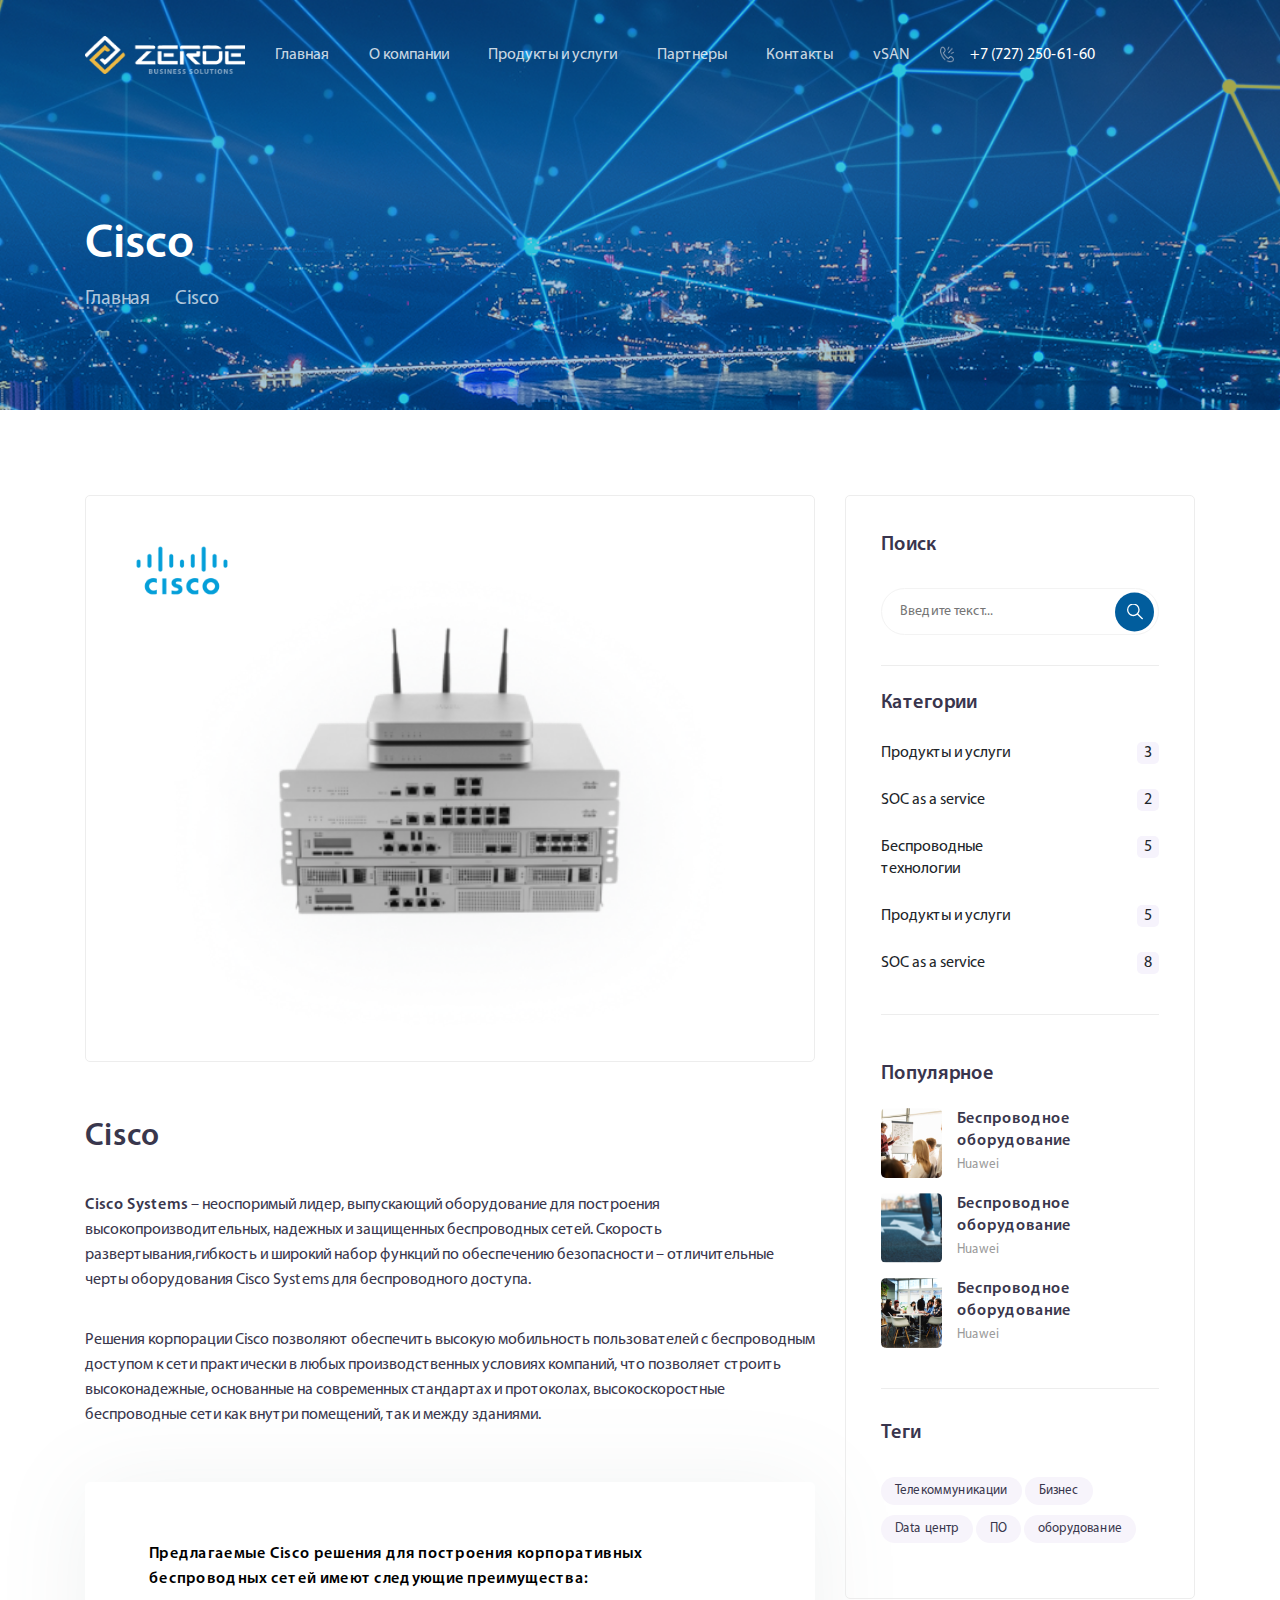
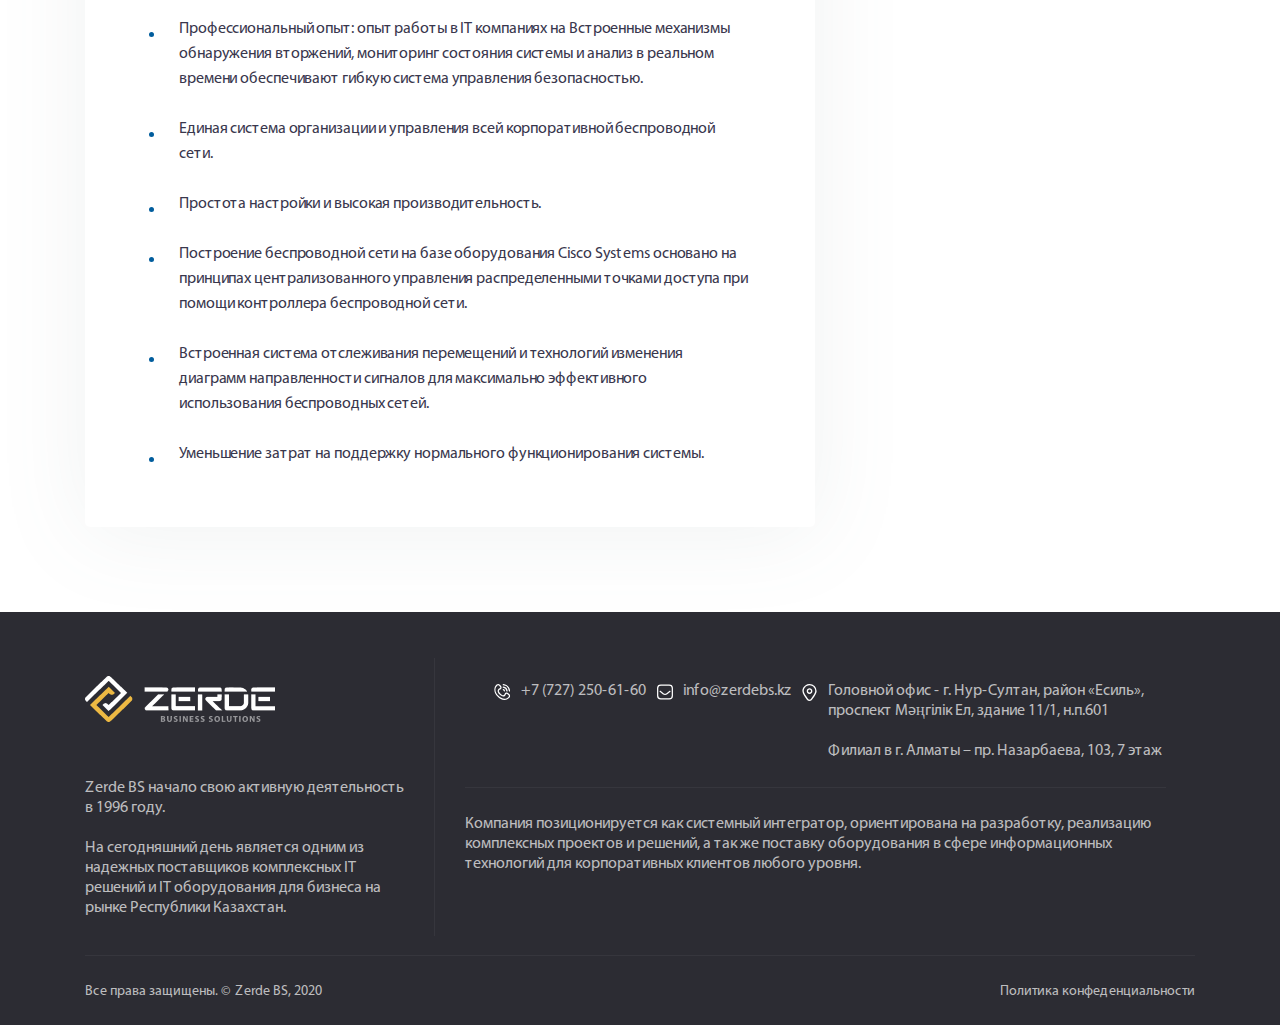
<file: product_card.html>
<!DOCTYPE html>
<html lang="ru">

<head>
    <meta charset="UTF-8">
    <meta name="viewport" content="width=device-width, initial-scale=1.0">
    <title>Document</title>
    <link rel="stylesheet" href="fonts/stylesheet.css">
    <link rel="stylesheet" type="text/css" href="css/slick.css" />
    <link rel="stylesheet" href="https://maxcdn.bootstrapcdn.com/bootstrap/4.0.0/css/bootstrap.min.css"
        integrity="sha384-Gn5384xqQ1aoWXA+058RXPxPg6fy4IWvTNh0E263XmFcJlSAwiGgFAW/dAiS6JXm" crossorigin="anonymous">
    <link rel="stylesheet" href="https://cdnjs.cloudflare.com/ajax/libs/animate.css/4.1.1/animate.min.css" />
    <link rel="stylesheet" href="css/style.css">
</head>

<body id="body">

    <header class="header">
        <div class="header__background">
            <img class="header__background--img" src="images/rectangle.png" alt="">
        </div>
        <div id="menu-adaptive" class="header__menu-adaptive animate__animated animate__bounceInLeft ">
            <div class="container">
                <div class="row">
                    <div class="col-lg-12">
                        <a id="logoAdaptive" class="header__top--logo-link" href="#">
                            <img class="header__top--logo" src="images/logo.png" alt="logo">
                        </a>
                    </div>
                    <div class="col-lg-12">
                        <nav class="header__top--menu-adaptive">
                            <ul class="header__top--items">
                                <li class="header__top--item">
                                    <a class="header__top--link" href="index.html">Главная</a>
                                </li>
                                <li class="header__top--item">
                                    <a class="header__top--link" href="about.html">О компании</a>
                                </li>
                                <li class="header__top--item">
                                    <a class="header__top--link" href="#">Продукты и услуги</a>
                                </li>
                                <li class="header__top--item">
                                    <a class="header__top--link" href="#">Партнеры</a>
                                </li>
                                <li class="header__top--item">
                                    <a class="header__top--link" href="#">Контакты</a>
                                </li>
                                <li class="header__top--item">
                                    <a class="header__top--link" href="#">vSAN</a>
                                </li>
                            </ul>

                            <div class="header__top--contacts-adaptive">
                                <a href="tel:+7 (727) 250-61-60" class="header__top--phone">+7 (727) 250-61-60</a>
                            </div>
                        </nav>
                    </div>
                </div>
            </div>
        </div>

        <div class="header__top">
            <div class="container">
                <div class="row">
                    <div class="col-lg-2">
                        <a class="header__top--logo-link" href="#">
                            <img class="header__top--logo" src="images/logo.png" alt="logo">
                        </a>
                    </div>

                    <div class="col-lg-7">
                        <nav class="header__top--menu">
                            <ul class="header__top--items">
                                <li class="header__top--item">
                                    <a class="header__top--link" href="index.html">Главная</a>
                                </li>
                                <li class="header__top--item">
                                    <a class="header__top--link" href="about.html">О компании</a>
                                </li>
                                <li class="header__top--item">
                                    <a class="header__top--link" href="#">Продукты и услуги</a>
                                </li>
                                <li class="header__top--item">
                                    <a class="header__top--link" href="#">Партнеры</a>
                                </li>
                                <li class="header__top--item">
                                    <a class="header__top--link" href="#">Контакты</a>
                                </li>
                                <li class="header__top--item">
                                    <a class="header__top--link" href="#">vSAN</a>
                                </li>
                            </ul>
                        </nav>
                    </div>
                    <div class="col-lg-3">
                        <div class="header__top--contacts">
                            <a href="tel:+7 (727) 250-61-60" class="header__top--phone">+7 (727) 250-61-60</a>
                        </div>
                        <div class="header__top--hamburger">
                            <button id="menu-btn" class="header__top--hamburger-header hamburger hamburger--arrow"
                                type="button">
                                <span class="hamburger-box">
                                    <span class="hamburger-inner"></span>
                                </span>
                            </button>
                        </div>
                    </div>
                </div>
            </div>
        </div>

        <div class="header__inner-two">
            <div class="container">
                <div class="row">
                    <div class="col-12">
                        <h1 class="header__inner--title">Cisco</h1>
                        <nav class="header__inner-two--menu">
                            <ul class="header__inner-two--list">
                                <li class="header__inner-two--item">
                                    <a href="#" class="header__inner-two--link">Главная</a>
                                </li>
                                <li class="header__inner-two--item">
                                    <a href="#" class="header__inner-two--link">Cisco</a>
                                </li>
                            </ul>
                        </nav>
                    </div>
                </div>
            </div>
        </div>
    </header>

    <div class="main">
        <section class="product">
            <div class="container">
                <div class="row">
                    <div class="col-lg-8">
                        <div class="product__block">
                            <div class="product__block--image">
                                <img class="product__block--img" src="images/card-img-2.png" alt="">
                                <img class="product__block--logo" src="images/cisco_logo.png" alt="">
                            </div>
                            <div class="product__block--content">
                                <h1 class="product__block--title">Cisco</h1>
                                <div class="product__block--text">
                                    <p>
                                        <span>Сisco Systems</span> – неоспоримый лидер, выпускающий оборудование для построения
                                        высокопроизводительных, надежных и защищенных беспроводных сетей. Скорость
                                        развертывания,гибкость и широкий набор функций по обеспечению безопасности –
                                        отличительные черты оборудования Сisco Systems для беспроводного доступа.
                                    </p>
                                    <p>
                                        Решения корпорации Cisco позволяют обеспечить высокую мобильность пользователей
                                        с беспроводным доступом к сети практически в любых производственных условиях
                                        компаний,
                                        что позволяет строить высоконадежные, основанные на современных стандартах и
                                        протоколах, высокоскоростные беспроводные сети как внутри помещений, так и между
                                        зданиями.
                                    </p>
                                </div>
                            </div>
                            <div class="product__block--list">
                                <h3 class="simple-title product__block--list-title">Предлагаемые Cisco решения для построения корпоративных беспроводных сетей имеют следующие преимущества:</h3>
                                <ul class="simple-list">
                                    <li class="simple-item">
                                        <p class="simple-text product__block--list-item">Профессиональный опыт: опыт работы в IT компаниях на
                                            Встроенные механизмы обнаружения вторжений, мониторинг состояния системы и анализ в реальном времени обеспечивают гибкую система управления безопасностью.
                                        </p>
                                    </li>
                                    <li class="simple-item">
                                        <p class="simple-text product__block--list-item">Единая система организации и управления всей корпоративной беспроводной сети.
                                        </p>
                                    </li>
                                    <li class="simple-item">
                                        <p class="simple-text product__block--list-item">Простота настройки и высокая производительность.</p>
                                    </li>
                                    <li class="simple-item">
                                        <p class="simple-text product__block--list-item"> Построение беспроводной сети на базе оборудования Cisco Systems основано на принципах централизованного управления распределенными точками доступа при помощи контроллера беспроводной сети.</p>
                                    </li>
                                    <li class="simple-item">
                                        <p class="simple-text product__block--list-item"> Встроенная система отслеживания перемещений и технологий изменения диаграмм направленности сигналов для максимально эффективного использования беспроводных сетей.
                                        </p>
                                    </li>
                                    <li class="simple-item">
                                        <p class="simple-text product__block--list-item">Уменьшение затрат на поддержку нормального функционирования системы.</p>
                                    </li>
                                </ul>
                            </div>
                        </div>
                    </div>
                    <div class="col-lg-4">
                        <div class="saidbar">
                            <div class="saidbar__search">
                                <h2 class="saidbar__title">Поиск</h2>
                                <div class="saidbar__search--input-container">
                                    <input class="saidbar__search--input" placeholder="Введите текст..." id="nav-search"
                                        type="text">
                                    <button class="saidbar__search--btn"></button>
                                </div>
                            </div>
                            <div class="saidbar__category">
                                <h2 class="saidbar__title">Категории</h2>
                                <div class="saidbar__category--links">
                                    <div class="saidbar__category--link">
                                        <a href="#" class="saidbar__category--link-link">Продукты и услуги</a>
                                        <div class="saidbar__category--link-check">3</div>
                                    </div>
                                    <div class="saidbar__category--link">
                                        <a href="#" class="saidbar__category--link-link">SOC as a service</a>
                                        <div class="saidbar__category--link-check">2</div>
                                    </div>
                                    <div class="saidbar__category--link">
                                        <a href="#" class="saidbar__category--link-link">Беспроводные технологии</a>
                                        <div class="saidbar__category--link-check">5</div>
                                    </div>
                                    <div class="saidbar__category--link">
                                        <a href="#" class="saidbar__category--link-link">Продукты и услуги</a>
                                        <div class="saidbar__category--link-check">5</div>
                                    </div>
                                    <div class="saidbar__category--link">
                                        <a href="#" class="saidbar__category--link-link">SOC as a service</a>
                                        <div class="saidbar__category--link-check">8</div>
                                    </div>
                                </div>
                            </div>
                            <div class="saidbar__popular">
                                <h2 class="saidbar__title">Популярное</h2>
                                <a href="#" class="saidbar__popular--card">
                                    <div class="saidbar__popular--image">
                                        <img class="saidbar__popular--image-img" src="images/sidebar-img-1.png" alt="">
                                    </div>
                                    <div class="saidbar__popular--content">
                                        <h3 class="saidbar__popular--title">Беспроводное
                                            оборудование</h3>
                                        <p class="saidbar__popular--text">Huawei</p>
                                    </div>
                                </a>
                                <a href="#" class="saidbar__popular--card">
                                    <div class="saidbar__popular--image">
                                        <img class="saidbar__popular--image-img" src="images/sidebar-img-2.png" alt="">
                                    </div>
                                    <div class="saidbar__popular--content">
                                        <h3 class="saidbar__popular--title">Беспроводное
                                            оборудование</h3>
                                        <p class="saidbar__popular--text">Huawei</p>
                                    </div>
                                </a>
                                <a href="#" class="saidbar__popular--card">
                                    <div class="saidbar__popular--image">
                                        <img class="saidbar__popular--image-img" src="images/sidebar-img-3.png" alt="">
                                    </div>
                                    <div class="saidbar__popular--content">
                                        <h3 class="saidbar__popular--title">Беспроводное
                                            оборудование</h3>
                                        <p class="saidbar__popular--text">Huawei</p>
                                    </div>
                                </a>
                            </div>
                            <div class="saidbar__tags">
                                <h2 class="saidbar__title">Теги</h2>
                                <div class="saidbar__tags--items">
                                    <a href="#" class="saidbar__tags--item">Телекоммуникации</a>
                                    <a href="#" class="saidbar__tags--item">Бизнес</a>
                                    <a href="#" class="saidbar__tags--item">Data центр</a>
                                    <a href="#" class="saidbar__tags--item">ПО</a>
                                    <a href="#" class="saidbar__tags--item">оборудование</a>
                                </div>
                            </div>
                        </div>
                    </div>
                </div>
        </section>
    </div>

    <footer class="footer">
        <div class="footer__top">
            <div class="container">
                <div class="row">
                    <div class="col-lg-4">
                        <div class="footer__top--left-content">
                            <a href="#" class="footer__top--left-content--logo">
                                <img class="footer__top--left-content--logo-img" src="images/logo.png" alt="logo">
                            </a>
                            <div class="footer__top--left-content--content">
                                <p>Zerde BS начало свою активную деятельность в 1996 году.</p>
                                <p>На сегодняшний день является одним из надежных поставщиков комплексных IT решений и
                                    IT оборудования
                                    для бизнеса на рынке Республики Казахстан.</p>
                            </div>
                        </div>
                    </div>
                    <div class="col-lg-8">
                        <div class="footer__top--right-content">
                            <div class="footer__top--right-content-top">
                                <div class="footer__top--contacts">
                                    <a class="footer__top--contact phone" href="tel:+7 (727) 250-61-60">+7 (727)
                                        250-61-60</a>
                                    <a class="footer__top--contact mail"
                                        href="mailto:info@zerdebs.kz">info@zerdebs.kz</a>
                                    <span class="footer__top--contact location">
                                        <p> Головной офис - г. Нур-Султан, район «Есиль», проспект Мәңгілік Ел, здание
                                            11/1, н.п.601</p>
                                        <p>Филиал в г. Алматы – пр. Назарбаева, 103, 7 этаж</p>
                                    </span>
                                </div>
                            </div>
                            <div class="footer__top--right-content-bottom">
                                <div class="footer__top--bottom-content">
                                    <p>Компания позиционируется как системный интегратор, ориентирована на разработку,
                                        реализацию
                                        комплексных проектов и решений, а так же поставку оборудования в сфере
                                        информационных технологий для
                                        корпоративных клиентов любого уровня.</p>
                                </div>
                            </div>
                        </div>
                    </div>
                </div>
            </div>
        </div>

        <div class="footer__inner">
            <div class="container">
                <div class="footer__inner--content">
                    <span class="footer__inner--item">Все права защищены. © Zerde BS, 2020</span>
                    <span class="footer__inner--item">Политика конфеденциальности</span>
                </div>
            </div>
        </div>

    </footer>



    <script src="js/main.min.js"></script>
    <script type="text/javascript" src="js/slick.min.js"></script>
    <script src="js/main.js"></script>
</body>

</html>
</file>
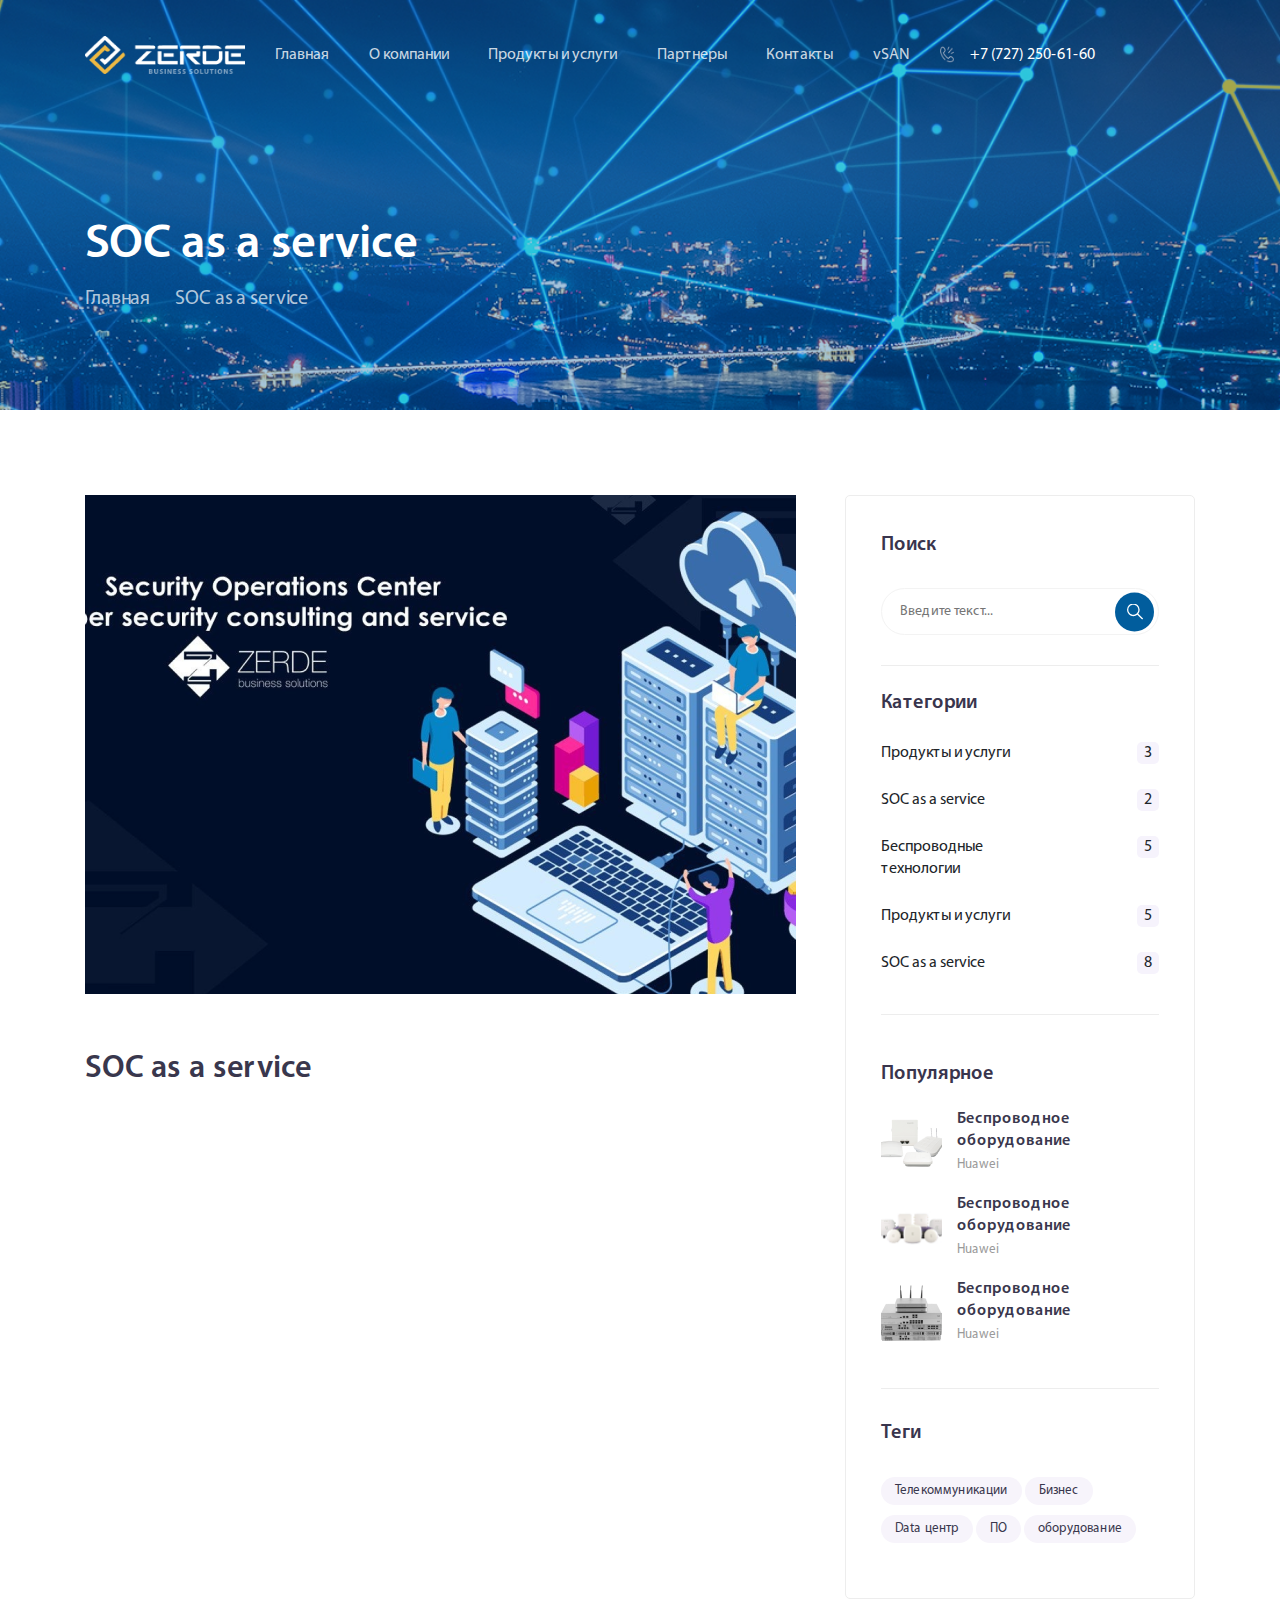
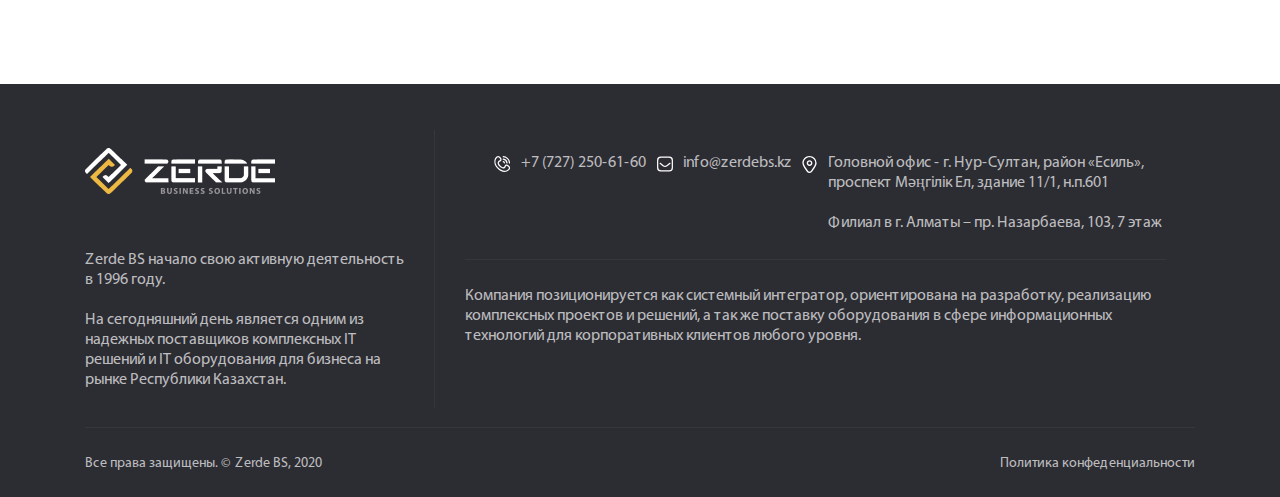
<file: soc.html>
<!DOCTYPE html>
<html lang="ru">

<head>
    <meta charset="UTF-8">
    <meta name="viewport" content="width=device-width, initial-scale=1.0">
    <title>Document</title>
    <link rel="stylesheet" href="fonts/stylesheet.css">
    <link rel="stylesheet" type="text/css" href="css/slick.css" />
    <link rel="stylesheet" href="https://maxcdn.bootstrapcdn.com/bootstrap/4.0.0/css/bootstrap.min.css"
        integrity="sha384-Gn5384xqQ1aoWXA+058RXPxPg6fy4IWvTNh0E263XmFcJlSAwiGgFAW/dAiS6JXm" crossorigin="anonymous">
    <link rel="stylesheet" href="https://cdnjs.cloudflare.com/ajax/libs/animate.css/4.1.1/animate.min.css" />
    <link rel="stylesheet" href="css/style.css">
</head>

<body id="body">

    <header class="header">
        <div class="header__background">
            <img class="header__background--img" src="images/rectangle.png" alt="">
        </div>
        <div id="menu-adaptive" class="header__menu-adaptive animate__animated animate__bounceInLeft ">
            <div class="container">
                <div class="row">
                    <div class="col-lg-12">
                        <a id="logoAdaptive" class="header__top--logo-link" href="#">
                            <img class="header__top--logo" src="images/logo.png" alt="logo">
                        </a>
                    </div>
                    <div class="col-lg-12">
                        <nav class="header__top--menu-adaptive">
                            <ul class="header__top--items">
                                <li class="header__top--item">
                                    <a class="header__top--link" href="index.html">Главная</a>
                                </li>
                                <li class="header__top--item">
                                    <a class="header__top--link" href="about.html">О компании</a>
                                </li>
                                <li class="header__top--item">
                                    <a class="header__top--link" href="#">Продукты и услуги</a>
                                </li>
                                <li class="header__top--item">
                                    <a class="header__top--link" href="#">Партнеры</a>
                                </li>
                                <li class="header__top--item">
                                    <a class="header__top--link" href="#">Контакты</a>
                                </li>
                                <li class="header__top--item">
                                    <a class="header__top--link" href="#">vSAN</a>
                                </li>
                            </ul>

                            <div class="header__top--contacts-adaptive">
                                <a href="tel:+7 (727) 250-61-60" class="header__top--phone">+7 (727) 250-61-60</a>
                            </div>
                        </nav>
                    </div>
                </div>
            </div>
        </div>

        <div class="header__top">
            <div class="container">
                <div class="row">
                    <div class="col-lg-2">
                        <a class="header__top--logo-link" href="#">
                            <img class="header__top--logo" src="images/logo.png" alt="logo">
                        </a>
                    </div>

                    <div class="col-lg-7">
                        <nav class="header__top--menu">
                            <ul class="header__top--items">
                                <li class="header__top--item">
                                    <a class="header__top--link" href="index.html">Главная</a>
                                </li>
                                <li class="header__top--item">
                                    <a class="header__top--link" href="about.html">О компании</a>
                                </li>
                                <li class="header__top--item">
                                    <a class="header__top--link" href="#">Продукты и услуги</a>
                                </li>
                                <li class="header__top--item">
                                    <a class="header__top--link" href="#">Партнеры</a>
                                </li>
                                <li class="header__top--item">
                                    <a class="header__top--link" href="#">Контакты</a>
                                </li>
                                <li class="header__top--item">
                                    <a class="header__top--link" href="#">vSAN</a>
                                </li>
                            </ul>
                        </nav>
                    </div>
                    <div class="col-lg-3">
                        <div class="header__top--contacts">
                            <a href="tel:+7 (727) 250-61-60" class="header__top--phone">+7 (727) 250-61-60</a>
                        </div>
                        <div class="header__top--hamburger">
                            <button id="menu-btn" class="header__top--hamburger-header hamburger hamburger--arrow"
                                type="button">
                                <span class="hamburger-box">
                                    <span class="hamburger-inner"></span>
                                </span>
                            </button>
                        </div>
                    </div>
                </div>
            </div>
        </div>

        <div class="header__inner-two">
            <div class="container">
                <div class="row">
                    <div class="col-12">
                        <h1 class="header__inner--title">SOC as a service</h1>
                        <nav class="header__inner-two--menu">
                            <ul class="header__inner-two--list">
                                <li class="header__inner-two--item">
                                    <a href="#" class="header__inner-two--link">Главная</a>
                                </li>
                                <li class="header__inner-two--item">
                                    <a href="#" class="header__inner-two--link">SOC as a service</a>
                                </li>
                            </ul>
                        </nav>
                    </div>
                </div>
            </div>
        </div>
    </header>

    <div class="main">
        <section class="soc">
            <div class="container">
                <div class="row">
                    <div class="col-lg-8">
                        <div class="soc__image">
                            <img class="soc__image--img" src="images/soc.png" alt="">
                        </div>
                        <div class="soc__title">
                            <h1 class="soc__title--title">SOC as a service</h1>
                        </div>
                    </div>
                    <div class="col-lg-4">
                        <div class="saidbar">
                            <div class="saidbar__search">
                                <h2 class="saidbar__title">Поиск</h2>
                                <div class="saidbar__search--input-container">
                                    <input class="saidbar__search--input" placeholder="Введите текст..." id="nav-search" type="text">
                                    <button class="saidbar__search--btn"></button>
                                </div>
                            </div>
                            <div class="saidbar__category">
                                <h2 class="saidbar__title">Категории</h2>
                                <div class="saidbar__category--links">
                                    <div class="saidbar__category--link">
                                        <a href="#" class="saidbar__category--link-link">Продукты и услуги</a>
                                        <div class="saidbar__category--link-check">3</div>
                                    </div>
                                    <div class="saidbar__category--link">
                                        <a href="#" class="saidbar__category--link-link">SOC as a service</a>
                                        <div class="saidbar__category--link-check">2</div>
                                    </div>
                                    <div class="saidbar__category--link">
                                        <a href="#" class="saidbar__category--link-link">Беспроводные технологии</a>
                                        <div class="saidbar__category--link-check">5</div>
                                    </div>
                                    <div class="saidbar__category--link">
                                        <a href="#" class="saidbar__category--link-link">Продукты и услуги</a>
                                        <div class="saidbar__category--link-check">5</div>
                                    </div>
                                    <div class="saidbar__category--link">
                                        <a href="#" class="saidbar__category--link-link">SOC as a service</a>
                                        <div class="saidbar__category--link-check">8</div>
                                    </div>
                                </div>
                            </div>
                            <div class="saidbar__popular">
                                <h2 class="saidbar__title">Популярное</h2>
                                <a href="#" class="saidbar__popular--card">
                                    <div class="saidbar__popular--image">
                                        <img class="saidbar__popular--image-img" src="images/popular-img-1.png" alt="">
                                    </div>
                                    <div class="saidbar__popular--content">
                                        <h3 class="saidbar__popular--title">Беспроводное
                                            оборудование</h3>
                                        <p class="saidbar__popular--text">Huawei</p>
                                    </div>
                                </a>
                                <a href="#" class="saidbar__popular--card">
                                    <div class="saidbar__popular--image">
                                        <img class="saidbar__popular--image-img" src="images/popular-img-2.png" alt="">
                                    </div>
                                    <div class="saidbar__popular--content">
                                        <h3 class="saidbar__popular--title">Беспроводное
                                            оборудование</h3>
                                        <p class="saidbar__popular--text">Huawei</p>
                                    </div>
                                </a>
                                <a href="#" class="saidbar__popular--card">
                                    <div class="saidbar__popular--image">
                                        <img class="saidbar__popular--image-img" src="images/popular-img-3.png" alt="">
                                    </div>
                                    <div class="saidbar__popular--content">
                                        <h3 class="saidbar__popular--title">Беспроводное
                                            оборудование</h3>
                                        <p class="saidbar__popular--text">Huawei</p>
                                    </div>
                                </a>
                            </div>
                            <div class="saidbar__tags">
                                <h2 class="saidbar__title">Теги</h2>
                                <div class="saidbar__tags--items">
                                    <a href="#" class="saidbar__tags--item">Телекоммуникации</a>
                                    <a href="#" class="saidbar__tags--item">Бизнес</a>
                                    <a href="#" class="saidbar__tags--item">Data центр</a>
                                    <a href="#" class="saidbar__tags--item">ПО</a>
                                    <a href="#" class="saidbar__tags--item">оборудование</a>
                                </div>
                        </div>
                    </div>
                </div>
            </div>
        </section>
    </div>

    <footer class="footer">
        <div class="footer__top">
            <div class="container">
                <div class="row">
                    <div class="col-lg-4">
                        <div class="footer__top--left-content">
                            <a href="#" class="footer__top--left-content--logo">
                                <img class="footer__top--left-content--logo-img" src="images/logo.png" alt="logo">
                            </a>
                            <div class="footer__top--left-content--content">
                                <p>Zerde BS начало свою активную деятельность в 1996 году.</p>
                                <p>На сегодняшний день является одним из надежных поставщиков комплексных IT решений и
                                    IT оборудования
                                    для бизнеса на рынке Республики Казахстан.</p>
                            </div>
                        </div>
                    </div>
                    <div class="col-lg-8">
                        <div class="footer__top--right-content">
                            <div class="footer__top--right-content-top">
                                <div class="footer__top--contacts">
                                    <a class="footer__top--contact phone" href="tel:+7 (727) 250-61-60">+7 (727)
                                        250-61-60</a>
                                    <a class="footer__top--contact mail"
                                        href="mailto:info@zerdebs.kz">info@zerdebs.kz</a>
                                    <span class="footer__top--contact location">
                                        <p> Головной офис - г. Нур-Султан, район «Есиль», проспект Мәңгілік Ел, здание
                                            11/1, н.п.601</p>
                                        <p>Филиал в г. Алматы – пр. Назарбаева, 103, 7 этаж</p>
                                    </span>
                                </div>
                            </div>
                            <div class="footer__top--right-content-bottom">
                                <div class="footer__top--bottom-content">
                                    <p>Компания позиционируется как системный интегратор, ориентирована на разработку,
                                        реализацию
                                        комплексных проектов и решений, а так же поставку оборудования в сфере
                                        информационных технологий для
                                        корпоративных клиентов любого уровня.</p>
                                </div>
                            </div>
                        </div>
                    </div>
                </div>
            </div>
        </div>

        <div class="footer__inner">
            <div class="container">
                <div class="footer__inner--content">
                    <span class="footer__inner--item">Все права защищены. © Zerde BS, 2020</span>
                    <span class="footer__inner--item">Политика конфеденциальности</span>
                </div>
            </div>
        </div>

    </footer>



    <script src="js/main.min.js"></script>
    <script type="text/javascript" src="js/slick.min.js"></script>
    <script src="js/main.js"></script>
</body>

</html>
</file>
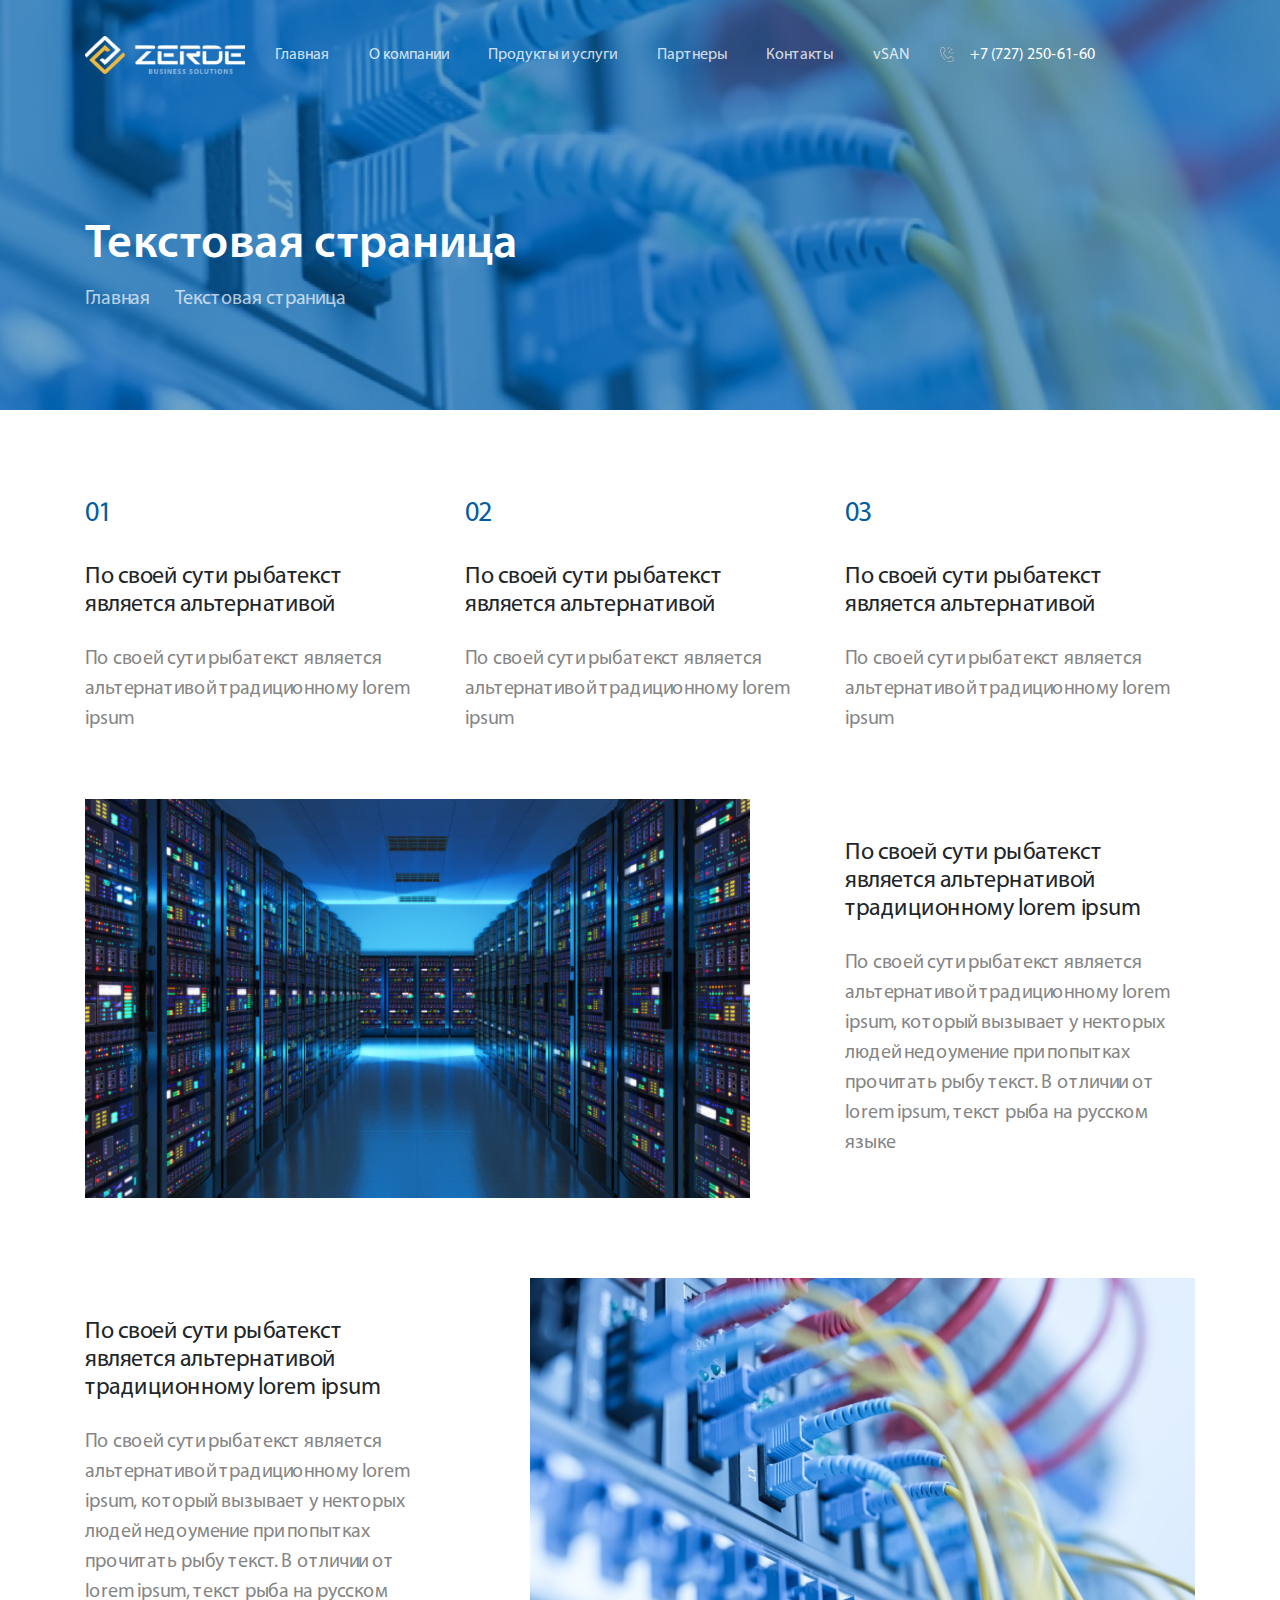
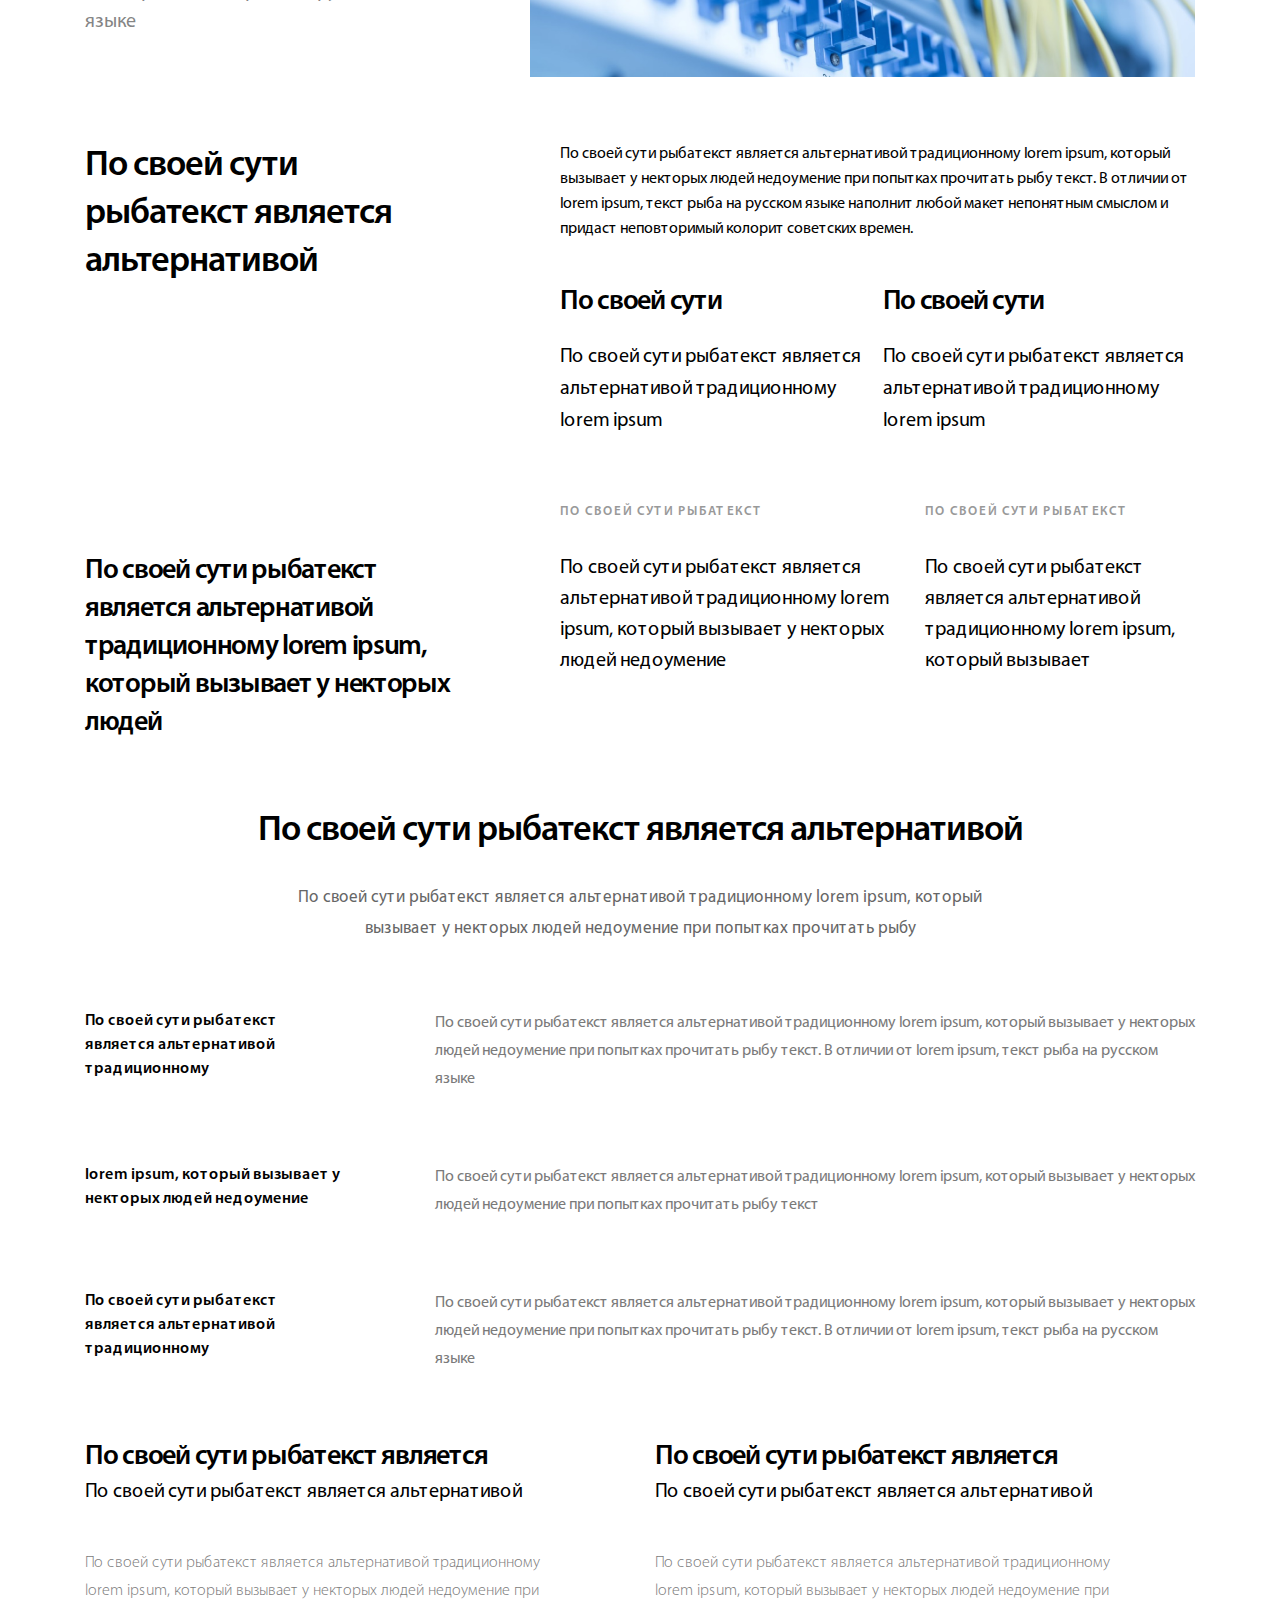
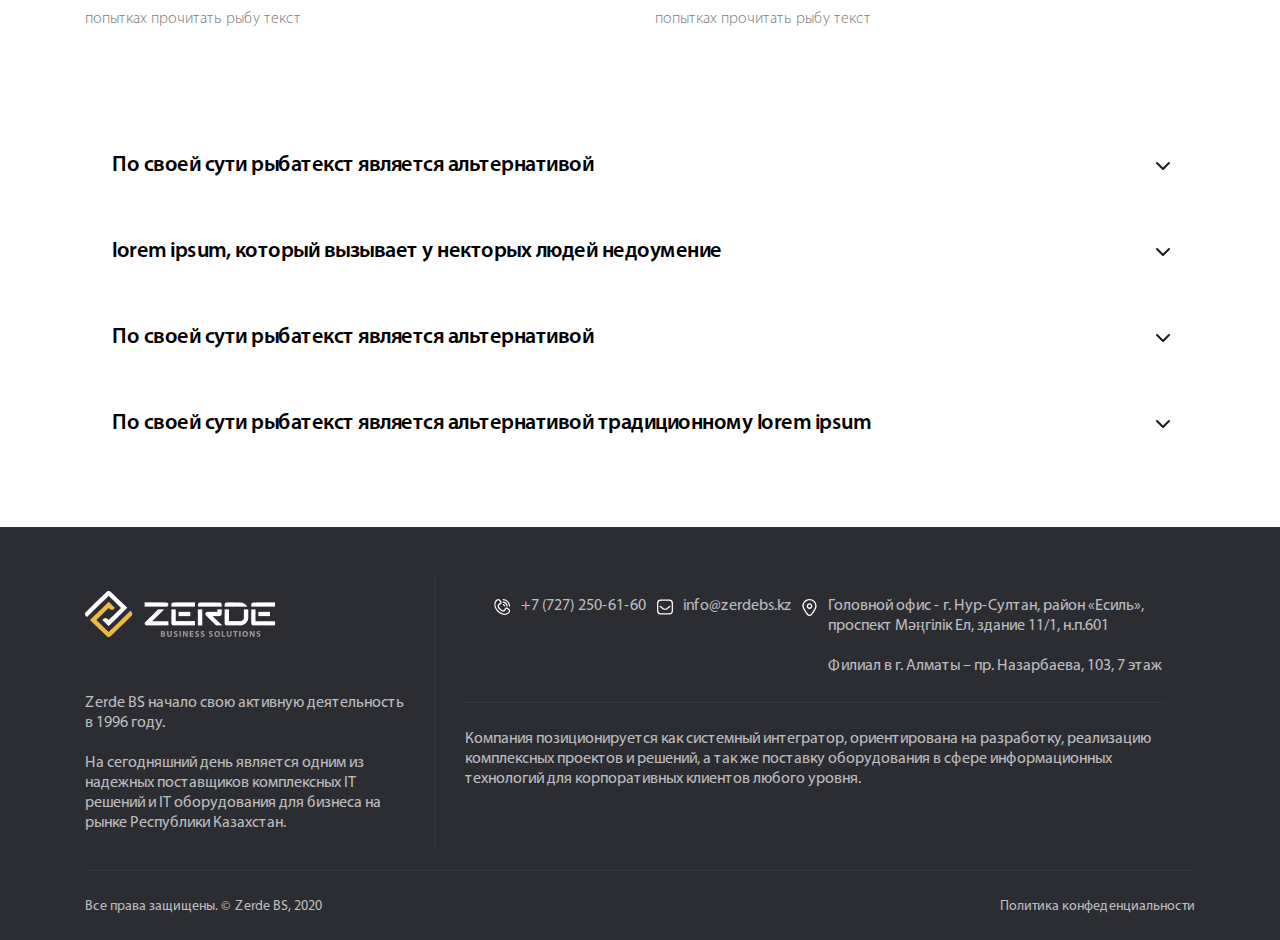
<file: textpage.html>
<!DOCTYPE html>
<html lang="ru">

<head>
    <meta charset="UTF-8">
    <meta name="viewport" content="width=device-width, initial-scale=1.0">
    <title>Document</title>
    <link rel="stylesheet" href="fonts/stylesheet.css">
    <link rel="stylesheet" type="text/css" href="css/slick.css" />
    <link rel="stylesheet" href="https://maxcdn.bootstrapcdn.com/bootstrap/4.0.0/css/bootstrap.min.css"
        integrity="sha384-Gn5384xqQ1aoWXA+058RXPxPg6fy4IWvTNh0E263XmFcJlSAwiGgFAW/dAiS6JXm" crossorigin="anonymous">
    <link rel="stylesheet" href="https://cdnjs.cloudflare.com/ajax/libs/animate.css/4.1.1/animate.min.css" />
    <link rel="stylesheet" href="css/style.css">
</head>

<body id="body">

    <header class="header">
        <div class="header__background">
            <img class="header__background--img" src="images/vacation-bg.png" alt="">
        </div>
        <div id="menu-adaptive" class="header__menu-adaptive animate__animated animate__bounceInLeft ">
            <div class="container">
                <div class="row">
                    <div class="col-lg-12">
                        <a id="logoAdaptive" class="header__top--logo-link" href="#">
                            <img class="header__top--logo" src="images/logo.png" alt="logo">
                        </a>
                    </div>
                    <div class="col-lg-12">
                        <nav class="header__top--menu-adaptive">
                            <ul class="header__top--items">
                                <li class="header__top--item">
                                    <a class="header__top--link" href="index.html">Главная</a>
                                </li>
                                <li class="header__top--item">
                                    <a class="header__top--link" href="about.html">О компании</a>
                                </li>
                                <li class="header__top--item">
                                    <a class="header__top--link" href="#">Продукты и услуги</a>
                                </li>
                                <li class="header__top--item">
                                    <a class="header__top--link" href="#">Партнеры</a>
                                </li>
                                <li class="header__top--item">
                                    <a class="header__top--link" href="#">Контакты</a>
                                </li>
                                <li class="header__top--item">
                                    <a class="header__top--link" href="#">vSAN</a>
                                </li>
                            </ul>

                            <div class="header__top--contacts-adaptive">
                                <a href="tel:+7 (727) 250-61-60" class="header__top--phone">+7 (727) 250-61-60</a>
                            </div>
                        </nav>
                    </div>
                </div>
            </div>
        </div>

        <div class="header__top">
            <div class="container">
                <div class="row">
                    <div class="col-lg-2">
                        <a class="header__top--logo-link" href="#">
                            <img class="header__top--logo" src="images/logo.png" alt="logo">
                        </a>
                    </div>

                    <div class="col-lg-7">
                        <nav class="header__top--menu">
                            <ul class="header__top--items">
                                <li class="header__top--item">
                                    <a class="header__top--link" href="index.html">Главная</a>
                                </li>
                                <li class="header__top--item">
                                    <a class="header__top--link" href="about.html">О компании</a>
                                </li>
                                <li class="header__top--item">
                                    <a class="header__top--link" href="#">Продукты и услуги</a>
                                </li>
                                <li class="header__top--item">
                                    <a class="header__top--link" href="#">Партнеры</a>
                                </li>
                                <li class="header__top--item">
                                    <a class="header__top--link" href="#">Контакты</a>
                                </li>
                                <li class="header__top--item">
                                    <a class="header__top--link" href="#">vSAN</a>
                                </li>
                            </ul>
                        </nav>
                    </div>
                    <div class="col-lg-3">
                        <div class="header__top--contacts">
                            <a href="tel:+7 (727) 250-61-60" class="header__top--phone">+7 (727) 250-61-60</a>
                        </div>
                        <div class="header__top--hamburger">
                            <button id="menu-btn" class="header__top--hamburger-header hamburger hamburger--arrow"
                                type="button">
                                <span class="hamburger-box">
                                    <span class="hamburger-inner"></span>
                                </span>
                            </button>
                        </div>
                    </div>
                </div>
            </div>
        </div>

        <div class="header__inner-two">
            <div class="container">
                <div class="row">
                    <div class="col-12">
                        <h1 class="header__inner--title">Текстовая страница</h1>
                        <nav class="header__inner-two--menu">
                            <ul class="header__inner-two--list">
                                <li class="header__inner-two--item">
                                    <a href="#" class="header__inner-two--link">Главная</a>
                                </li>
                                <li class="header__inner-two--item">
                                    <a href="#" class="header__inner-two--link">Текстовая страница</a>
                                </li>
                            </ul>
                        </nav>
                    </div>
                </div>
            </div>
        </div>
    </header>

    <div class="main">
        <section class="text-items">
            <div class="container">
                <div class="row">
                    <div class="col-lg-4">
                        <div class="text-items__item">
                            <h2 class="text-items__item--number">01</h2>
                            <h2 class="simple-title">По своей сути рыбатекст является альтернативой</h2>
                            <p class="simple-text">По своей сути рыбатекст является альтернативой традиционному lorem
                                ipsum</p>
                        </div>
                    </div>
                    <div class="col-lg-4">
                        <div class="text-items__item">
                            <h2 class="text-items__item--number">02</h2>
                            <h2 class="simple-title">По своей сути рыбатекст является альтернативой</h2>
                            <p class="simple-text">По своей сути рыбатекст является альтернативой традиционному lorem
                                ipsum</p>
                        </div>
                    </div>
                    <div class="col-lg-4">
                        <div class="text-items__item">
                            <h2 class="text-items__item--number">03</h2>
                            <h2 class="simple-title">По своей сути рыбатекст является альтернативой</h2>
                            <p class="simple-text">По своей сути рыбатекст является альтернативой традиционному lorem
                                ipsum</p>
                        </div>
                    </div>
                </div>
            </div>
        </section>

        <section class="block-reverse">
            <div class="container">
                <div class="block-reverse__items">
                    <div class="row block-reverse__item">
                        <div class="col-lg-8 block-reverse__image">
                            <img class="block-reverse__image--img" src="images/block-reverse-img-1.png" alt="">
                        </div>
                        <div class="col-lg-4">
                            <div class="block-reverse__text">
                                <h2 class="simple-title">По своей сути рыбатекст является альтернативой традиционному
                                    lorem ipsum</h2>
                                <p class="simple-text">По своей сути рыбатекст является альтернативой традиционному
                                    lorem ipsum, который вызывает у некторых людей недоумение при попытках прочитать
                                    рыбу текст. В отличии от lorem ipsum, текст рыба
                                    на русском языке</p>
                            </div>
                        </div>
                    </div>
                    <div class="row block-reverse__item">
                        <div class="col-lg-8 block-reverse__image">
                            <img class="block-reverse__image--img" src="images/block-reverse-img-2.png" alt="">
                        </div>
                        <div class="col-lg-4">
                            <div class="block-reverse__text">
                                <h2 class="simple-title">По своей сути рыбатекст является альтернативой традиционному
                                    lorem ipsum</h2>
                                <p class="simple-text">По своей сути рыбатекст является альтернативой традиционному
                                    lorem ipsum, который вызывает у некторых людей недоумение при попытках прочитать
                                    рыбу текст. В отличии от lorem ipsum, текст рыба
                                    на русском языке</p>
                            </div>
                        </div>
                    </div>
                </div>
            </div>
        </section>

        <section class="section-type-text-one">
            <div class="container">
                <div class="row">
                    <div class="col-md-5">
                        <h2 class="section-type-text-one__title">По своей сути рыбатекст является альтернативой</h2>
                    </div>
                    <div class="col-md-7">
                        <div class="section-type-text-one__text">
                            <p>По своей сути рыбатекст является альтернативой традиционному lorem ipsum, который
                                вызывает у некторых людей недоумение при попытках прочитать рыбу текст. В отличии от
                                lorem ipsum, текст рыба на русском языке наполнит любой макет непонятным смыслом и
                                придаст неповторимый колорит советских времен.</p>
                        </div>
                        <div class="section-type-text-one__items">
                            <div class="section-type-text-one__item">
                                <h3 class="section-type-text-one__item--title">По своей сути </h3>
                                <p class="section-type-text-one__item--text">По своей сути рыбатекст является
                                    альтернативой традиционному lorem ipsum</p>
                            </div>
                            <div class="section-type-text-one__item">
                                <h3 class="section-type-text-one__item--title">По своей сути </h3>
                                <p class="section-type-text-one__item--text">По своей сути рыбатекст является
                                    альтернативой традиционному lorem ipsum</p>
                            </div>
                        </div>
                    </div>
                </div>
            </div>
        </section>

        <section class="section-type-text-two">
            <div class="container">
                <div class="row">
                    <div class="col-md-5">
                        <h2 class="section-type-text-two__title">По своей сути рыбатекст является альтернативой
                            традиционному lorem ipsum, который вызывает у некторых людей </h2>
                    </div>

                    <div class="col-md-7">
                        <div class="section-type-text-two__items">
                            <div class="section-type-text-two__item">
                                <h3 class="section-type-text-two__item--title">По своей сути рыбатекст </h3>
                                <p class="section-type-text-two__item--text">По своей сути рыбатекст является
                                    альтернативой традиционному lorem ipsum, который вызывает у некторых людей
                                    недоумение</p>
                            </div>
                            <div class="section-type-text-two__item">
                                <h3 class="section-type-text-two__item--title">По своей сути рыбатекст </h3>
                                <p class="section-type-text-two__item--text">По своей сути рыбатекст является
                                    альтернативой традиционному lorem ipsum, который вызывает</p>
                            </div>
                        </div>
                    </div>
                </div>
            </div>
        </section>

        <section class="section-type-text-three">
            <div class="container">
                <div class="row">
                    <div class="col-12">
                        <h2 class="section-type-text-three__title">По своей сути рыбатекст является альтернативой </h2>
                        <p class="section-type-text-three__text">По своей сути рыбатекст является альтернативой
                            традиционному lorem ipsum, который вызывает у некторых людей недоумение при попытках
                            прочитать рыбу </p>
                    </div>
                </div>
            </div>
        </section>

        <section class="section-type-text-four">
            <div class="container">
                <div class="row section-type-text-four__item">
                    <div class="col-md-3">
                        <h2 class="section-type-text-four__title">По своей сути рыбатекст является альтернативой
                            традиционному </h2>
                    </div>
                    <div class="col-md-9">
                        <p class="section-type-text-four__text">По своей сути рыбатекст является альтернативой
                            традиционному lorem ipsum, который вызывает
                            у некторых людей недоумение при попытках прочитать рыбу текст. В отличии от lorem ipsum,
                            текст рыба
                            на русском языке</p>
                    </div>
                </div>

                <div class="row  section-type-text-four__item">
                    <div class="col-md-3">
                        <h2 class="section-type-text-four__title">lorem ipsum, который вызывает у некторых людей
                            недоумение </h2>
                    </div>
                    <div class="col-md-9">
                        <p class="section-type-text-four__text">По своей сути рыбатекст является альтернативой
                            традиционному lorem ipsum, который вызывает
                            у некторых людей недоумение при попытках прочитать рыбу текст</p>
                    </div>
                </div>

                <div class="row  section-type-text-four__item">
                    <div class="col-md-3">
                        <h2 class="section-type-text-four__title">По своей сути рыбатекст является альтернативой
                            традиционному </h2>
                    </div>
                    <div class="col-md-9">
                        <p class="section-type-text-four__text">По своей сути рыбатекст является альтернативой
                            традиционному lorem ipsum, который вызывает
                            у некторых людей недоумение при попытках прочитать рыбу текст. В отличии от lorem ipsum,
                            текст рыба
                            на русском языке</p>
                    </div>
                </div>


            </div>
        </section>

        <section class="section-type-text-five">
            <div class="container">
                <div class="row">
                    <div class="col-md-6">
                        <div class="section-type-text-five__item">
                            <h2 class="section-type-text-five__item--title">По своей сути рыбатекст является</h2>
                            <h3 class="section-type-text-five__item--subtitle">По своей сути рыбатекст является
                                альтернативой</h3>
                            <p class="section-type-text-five__item--text">По своей сути рыбатекст является альтернативой
                                традиционному lorem ipsum, который вызывает у некторых людей недоумение при попытках
                                прочитать рыбу текст</p>
                        </div>
                    </div>
                    <div class="col-md-6">
                        <div class="section-type-text-five__item">
                            <h2 class="section-type-text-five__item--title">По своей сути рыбатекст является </h2>
                            <h3 class="section-type-text-five__item--subtitle">По своей сути рыбатекст является
                                альтернативой</h3>
                            <p class="section-type-text-five__item--text">По своей сути рыбатекст является альтернативой
                                традиционному lorem ipsum, который вызывает у некторых людей недоумение при попытках
                                прочитать рыбу текст</p>
                        </div>
                    </div>
                </div>
            </div>
        </section>

        <section class="dropdown-items">
            <div class="container">
                <div class="row">
                    <div class="dropdown-items__item">
                        <button class="dropdown-items__item--title">По своей сути рыбатекст является альтернативой </button>
                        <p class="dropdown-items__item--text">По своей сути рыбатекст является альтернативой
                            традиционному lorem ipsum, который вызывает у некторых людей недоумение при попытках
                            прочитать рыбу текст. В отличии от lorem ipsum, текст рыба на русском языке наполнит любой
                            макет непонятным смыслом</p>
                    </div>
                    <div class="dropdown-items__item">
                        <button class="dropdown-items__item--title">lorem ipsum, который вызывает у некторых людей
                            недоумение </button>
                        <p class="dropdown-items__item--text">По своей сути рыбатекст является альтернативой
                            традиционному lorem ipsum, который вызывает у некторых людей недоумение при попытках
                            прочитать рыбу текст. В отличии от lorem ipsum, текст рыба на русском языке наполнит любой
                            макет непонятным смыслом</p>
                    </div>
                    <div class="dropdown-items__item">
                        <button class="dropdown-items__item--title">По своей сути рыбатекст является альтернативой </button>
                        <p class="dropdown-items__item--text">По своей сути рыбатекст является альтернативой
                            традиционному lorem ipsum, который вызывает у некторых людей недоумение при попытках
                            прочитать рыбу текст. В отличии от lorem ipsum, текст рыба на русском языке наполнит любой
                            макет непонятным смыслом</p>
                    </div>
                    <div class="dropdown-items__item">
                        <button class="dropdown-items__item--title">По своей сути рыбатекст является альтернативой
                            традиционному lorem ipsum</button>
                        <p class="dropdown-items__item--text">По своей сути рыбатекст является альтернативой
                            традиционному lorem ipsum, который вызывает у некторых людей недоумение при попытках
                            прочитать рыбу текст. В отличии от lorem ipsum, текст рыба на русском языке наполнит любой
                            макет непонятным смыслом</p>
                    </div>
                </div>
            </div>
        </section>
    </div>

    <footer class="footer">
        <div class="footer__top">
            <div class="container">
                <div class="row">
                    <div class="col-lg-4">
                        <div class="footer__top--left-content">
                            <a href="#" class="footer__top--left-content--logo">
                                <img class="footer__top--left-content--logo-img" src="images/logo.png" alt="logo">
                            </a>
                            <div class="footer__top--left-content--content">
                                <p>Zerde BS начало свою активную деятельность в 1996 году.</p>
                                <p>На сегодняшний день является одним из надежных поставщиков комплексных IT решений и
                                    IT оборудования
                                    для бизнеса на рынке Республики Казахстан.</p>
                            </div>
                        </div>
                    </div>
                    <div class="col-lg-8">
                        <div class="footer__top--right-content">
                            <div class="footer__top--right-content-top">
                                <div class="footer__top--contacts">
                                    <a class="footer__top--contact phone" href="tel:+7 (727) 250-61-60">+7 (727)
                                        250-61-60</a>
                                    <a class="footer__top--contact mail"
                                        href="mailto:info@zerdebs.kz">info@zerdebs.kz</a>
                                    <span class="footer__top--contact location">
                                        <p> Головной офис - г. Нур-Султан, район «Есиль», проспект Мәңгілік Ел, здание
                                            11/1, н.п.601</p>
                                        <p>Филиал в г. Алматы – пр. Назарбаева, 103, 7 этаж</p>
                                    </span>
                                </div>
                            </div>
                            <div class="footer__top--right-content-bottom">
                                <div class="footer__top--bottom-content">
                                    <p>Компания позиционируется как системный интегратор, ориентирована на разработку,
                                        реализацию
                                        комплексных проектов и решений, а так же поставку оборудования в сфере
                                        информационных технологий для
                                        корпоративных клиентов любого уровня.</p>
                                </div>
                            </div>
                        </div>
                    </div>
                </div>
            </div>
        </div>

        <div class="footer__inner">
            <div class="container">
                <div class="footer__inner--content">
                    <span class="footer__inner--item">Все права защищены. © Zerde BS, 2020</span>
                    <span class="footer__inner--item">Политика конфеденциальности</span>
                </div>
            </div>
        </div>

    </footer>



    <script src="js/main.min.js"></script>
    <script type="text/javascript" src="js/slick.min.js"></script>
    <script src="js/main.js"></script>
</body>

</html>
</file>
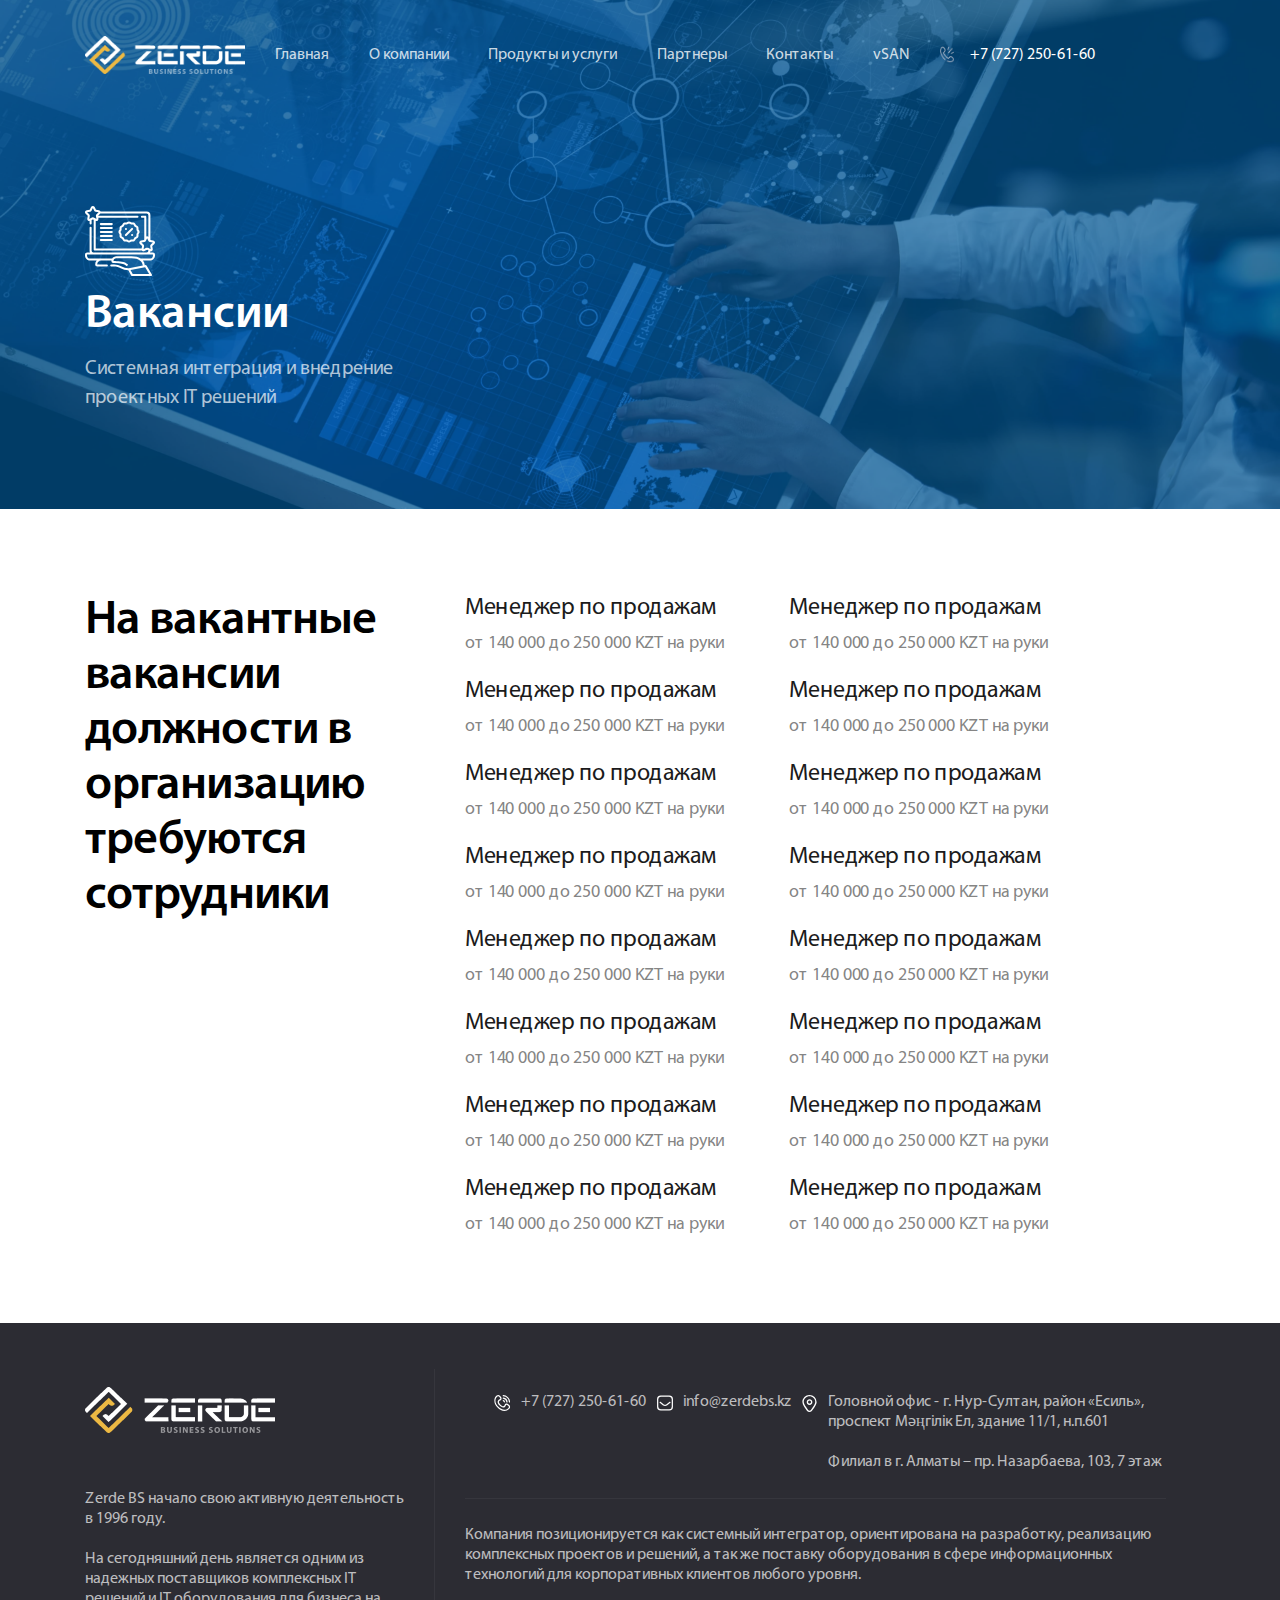
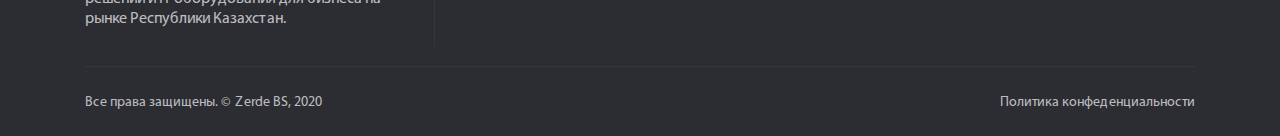
<file: vacancy.html>
<!DOCTYPE html>
<html lang="ru">

<head>
    <meta charset="UTF-8">
    <meta name="viewport" content="width=device-width, initial-scale=1.0">
    <title>Document</title>
    <link rel="stylesheet" href="fonts/stylesheet.css">
    <link rel="stylesheet" type="text/css" href="css/slick.css" />
    <link rel="stylesheet" href="https://maxcdn.bootstrapcdn.com/bootstrap/4.0.0/css/bootstrap.min.css"
        integrity="sha384-Gn5384xqQ1aoWXA+058RXPxPg6fy4IWvTNh0E263XmFcJlSAwiGgFAW/dAiS6JXm" crossorigin="anonymous">
    <link rel="stylesheet" href="https://cdnjs.cloudflare.com/ajax/libs/animate.css/4.1.1/animate.min.css" />
    <link rel="stylesheet" href="css/style.css">
</head>

<body id="body">

    <header class="header">
        <div class="header__background">
            <img class="header__background--img" src="images/background.png" alt="">
        </div>
        <div id="menu-adaptive" class="header__menu-adaptive animate__animated animate__bounceInLeft ">
            <div class="container">
                <div class="row">
                    <div class="col-lg-12">
                        <a id="logoAdaptive" class="header__top--logo-link" href="#">
                            <img class="header__top--logo" src="images/logo.png" alt="logo">
                        </a>
                    </div>
                    <div class="col-lg-12">
                        <nav class="header__top--menu-adaptive">
                            <ul class="header__top--items">
                                <li class="header__top--item">
                                    <a class="header__top--link" href="index.html">Главная</a>
                                </li>
                                <li class="header__top--item">
                                    <a class="header__top--link" href="about.html">О компании</a>
                                </li>
                                <li class="header__top--item">
                                    <a class="header__top--link" href="#">Продукты и услуги</a>
                                </li>
                                <li class="header__top--item">
                                    <a class="header__top--link" href="#">Партнеры</a>
                                </li>
                                <li class="header__top--item">
                                    <a class="header__top--link" href="#">Контакты</a>
                                </li>
                                <li class="header__top--item">
                                    <a class="header__top--link" href="#">vSAN</a>
                                </li>
                            </ul>

                            <div class="header__top--contacts-adaptive">
                                <a href="tel:+7 (727) 250-61-60" class="header__top--phone">+7 (727) 250-61-60</a>
                            </div>
                        </nav>
                    </div>
                </div>
            </div>
        </div>

        <div class="header__top">
            <div class="container">
                <div class="row">
                    <div class="col-lg-2">
                        <a class="header__top--logo-link" href="#">
                            <img class="header__top--logo" src="images/logo.png" alt="logo">
                        </a>
                    </div>

                    <div class="col-lg-7">
                        <nav class="header__top--menu">
                            <ul class="header__top--items">
                                <li class="header__top--item">
                                    <a class="header__top--link" href="index.html">Главная</a>
                                </li>
                                <li class="header__top--item">
                                    <a class="header__top--link" href="about.html">О компании</a>
                                </li>
                                <li class="header__top--item">
                                    <a class="header__top--link" href="#">Продукты и услуги</a>
                                </li>
                                <li class="header__top--item">
                                    <a class="header__top--link" href="#">Партнеры</a>
                                </li>
                                <li class="header__top--item">
                                    <a class="header__top--link" href="#">Контакты</a>
                                </li>
                                <li class="header__top--item">
                                    <a class="header__top--link" href="#">vSAN</a>
                                </li>
                            </ul>
                        </nav>
                    </div>
                    <div class="col-lg-3">
                        <div class="header__top--contacts">
                            <a href="tel:+7 (727) 250-61-60" class="header__top--phone">+7 (727) 250-61-60</a>
                        </div>
                        <div class="header__top--hamburger">
                            <button id="menu-btn" class="header__top--hamburger-header hamburger hamburger--arrow"
                                type="button">
                                <span class="hamburger-box">
                                    <span class="hamburger-inner"></span>
                                </span>
                            </button>
                        </div>
                    </div>
                </div>
            </div>
        </div>

        <div class="header__inner">
            <div class="container">
                <div class="row">
                    <div class="header__inner--block">
                        <div class="col-lg-8">
                            <img class="header__inner--img" src="images/background-img-1.svg" alt="Специализация">
                            <h2 class="header__inner--title">Вакансии</h2>
                            <p class="header__inner--text">Системная интеграция и внедрение проектных IT решений</p>
                        </div>
                    </div>
                  
                </div>
            </div>
        </div>
    </header>

    <div class="main">
        <section class="section-type-text-six">
            <div class="container">
                <div class="row">
                    <div class="col-lg-4">
                        <h1 class="section-type-text-six__title">На вакантные вакансии должности в организацию требуются сотрудники</h1>
                    </div>
                    <div class="col-lg-8">
                        <div class="section-type-text-six__blocks">
                            <div class="section-type-text-six__block">
                                <a href="#" class="section-type-text-six__blocks--card">
                                    <h2 class="section-type-text-six__card--title">Менеджер по продажам</h2>
                                    <p class="section-type-text-six__card--text">от 140 000 до 250 000 KZT на руки</p>
                                </a>
                                <a href="#" class="section-type-text-six__blocks--card">
                                    <h2 class="section-type-text-six__card--title">Менеджер по продажам</h2>
                                    <p class="section-type-text-six__card--text">от 140 000 до 250 000 KZT на руки</p>
                                </a>
                                <a href="#" class="section-type-text-six__blocks--card">
                                    <h2 class="section-type-text-six__card--title">Менеджер по продажам</h2>
                                    <p class="section-type-text-six__card--text">от 140 000 до 250 000 KZT на руки</p>
                                </a>
                                <a href="#" class="section-type-text-six__blocks--card">
                                    <h2 class="section-type-text-six__card--title">Менеджер по продажам</h2>
                                    <p class="section-type-text-six__card--text">от 140 000 до 250 000 KZT на руки</p>
                                </a>
                                <a href="#" class="section-type-text-six__blocks--card">
                                    <h2 class="section-type-text-six__card--title">Менеджер по продажам</h2>
                                    <p class="section-type-text-six__card--text">от 140 000 до 250 000 KZT на руки</p>
                                </a>
                                <a href="#" class="section-type-text-six__blocks--card">
                                    <h2 class="section-type-text-six__card--title">Менеджер по продажам</h2>
                                    <p class="section-type-text-six__card--text">от 140 000 до 250 000 KZT на руки</p>
                                </a>
                                <a href="#" class="section-type-text-six__blocks--card">
                                    <h2 class="section-type-text-six__card--title">Менеджер по продажам</h2>
                                    <p class="section-type-text-six__card--text">от 140 000 до 250 000 KZT на руки</p>
                                </a>
                                <a href="#" class="section-type-text-six__blocks--card">
                                    <h2 class="section-type-text-six__card--title">Менеджер по продажам</h2>
                                    <p class="section-type-text-six__card--text">от 140 000 до 250 000 KZT на руки</p>
                                </a>
                            </div>
                            <div class="section-type-text-six__block">
                                <a href="#" class="section-type-text-six__blocks--card">
                                    <h2 class="section-type-text-six__card--title">Менеджер по продажам</h2>
                                    <p class="section-type-text-six__card--text">от 140 000 до 250 000 KZT на руки</p>
                                </a>
                                <a href="#" class="section-type-text-six__blocks--card">
                                    <h2 class="section-type-text-six__card--title">Менеджер по продажам</h2>
                                    <p class="section-type-text-six__card--text">от 140 000 до 250 000 KZT на руки</p>
                                </a>
                                <a href="#" class="section-type-text-six__blocks--card">
                                    <h2 class="section-type-text-six__card--title">Менеджер по продажам</h2>
                                    <p class="section-type-text-six__card--text">от 140 000 до 250 000 KZT на руки</p>
                                </a>
                                <a href="#" class="section-type-text-six__blocks--card">
                                    <h2 class="section-type-text-six__card--title">Менеджер по продажам</h2>
                                    <p class="section-type-text-six__card--text">от 140 000 до 250 000 KZT на руки</p>
                                </a>
                                <a href="#" class="section-type-text-six__blocks--card">
                                    <h2 class="section-type-text-six__card--title">Менеджер по продажам</h2>
                                    <p class="section-type-text-six__card--text">от 140 000 до 250 000 KZT на руки</p>
                                </a>
                                <a href="#" class="section-type-text-six__blocks--card">
                                    <h2 class="section-type-text-six__card--title">Менеджер по продажам</h2>
                                    <p class="section-type-text-six__card--text">от 140 000 до 250 000 KZT на руки</p>
                                </a>
                                <a href="#" class="section-type-text-six__blocks--card">
                                    <h2 class="section-type-text-six__card--title">Менеджер по продажам</h2>
                                    <p class="section-type-text-six__card--text">от 140 000 до 250 000 KZT на руки</p>
                                </a>
                                <a href="#" class="section-type-text-six__blocks--card">
                                    <h2 class="section-type-text-six__card--title">Менеджер по продажам</h2>
                                    <p class="section-type-text-six__card--text">от 140 000 до 250 000 KZT на руки</p>
                                </a>
                            </div>
                        </div>
                    </div>
                </div>
            </div>
        </section>
    </div>

    <footer class="footer">
        <div class="footer__top">
            <div class="container">
                <div class="row">
                    <div class="col-lg-4">
                        <div class="footer__top--left-content">
                            <a href="#" class="footer__top--left-content--logo">
                                <img class="footer__top--left-content--logo-img" src="images/logo.png" alt="logo">
                            </a>
                            <div class="footer__top--left-content--content">
                                <p>Zerde BS начало свою активную деятельность в 1996 году.</p>
                                <p>На сегодняшний день является одним из надежных поставщиков комплексных IT решений и
                                    IT оборудования
                                    для бизнеса на рынке Республики Казахстан.</p>
                            </div>
                        </div>
                    </div>
                    <div class="col-lg-8">
                        <div class="footer__top--right-content">
                            <div class="footer__top--right-content-top">
                                <div class="footer__top--contacts">
                                    <a class="footer__top--contact phone" href="tel:+7 (727) 250-61-60">+7 (727)
                                        250-61-60</a>
                                    <a class="footer__top--contact mail"
                                        href="mailto:info@zerdebs.kz">info@zerdebs.kz</a>
                                    <span class="footer__top--contact location">
                                        <p> Головной офис - г. Нур-Султан, район «Есиль», проспект Мәңгілік Ел, здание
                                            11/1, н.п.601</p>
                                        <p>Филиал в г. Алматы – пр. Назарбаева, 103, 7 этаж</p>
                                    </span>
                                </div>
                            </div>
                            <div class="footer__top--right-content-bottom">
                                <div class="footer__top--bottom-content">
                                    <p>Компания позиционируется как системный интегратор, ориентирована на разработку,
                                        реализацию
                                        комплексных проектов и решений, а так же поставку оборудования в сфере
                                        информационных технологий для
                                        корпоративных клиентов любого уровня.</p>
                                </div>
                            </div>
                        </div>
                    </div>
                </div>
            </div>
        </div>

        <div class="footer__inner">
            <div class="container">
                <div class="footer__inner--content">
                    <span class="footer__inner--item">Все права защищены. © Zerde BS, 2020</span>
                    <span class="footer__inner--item">Политика конфеденциальности</span>
                </div>
            </div>
        </div>

    </footer>



    <script src="js/main.min.js"></script>
    <script type="text/javascript" src="js/slick.min.js"></script>
    <script src="js/main.js"></script>
</body>

</html>
</file>
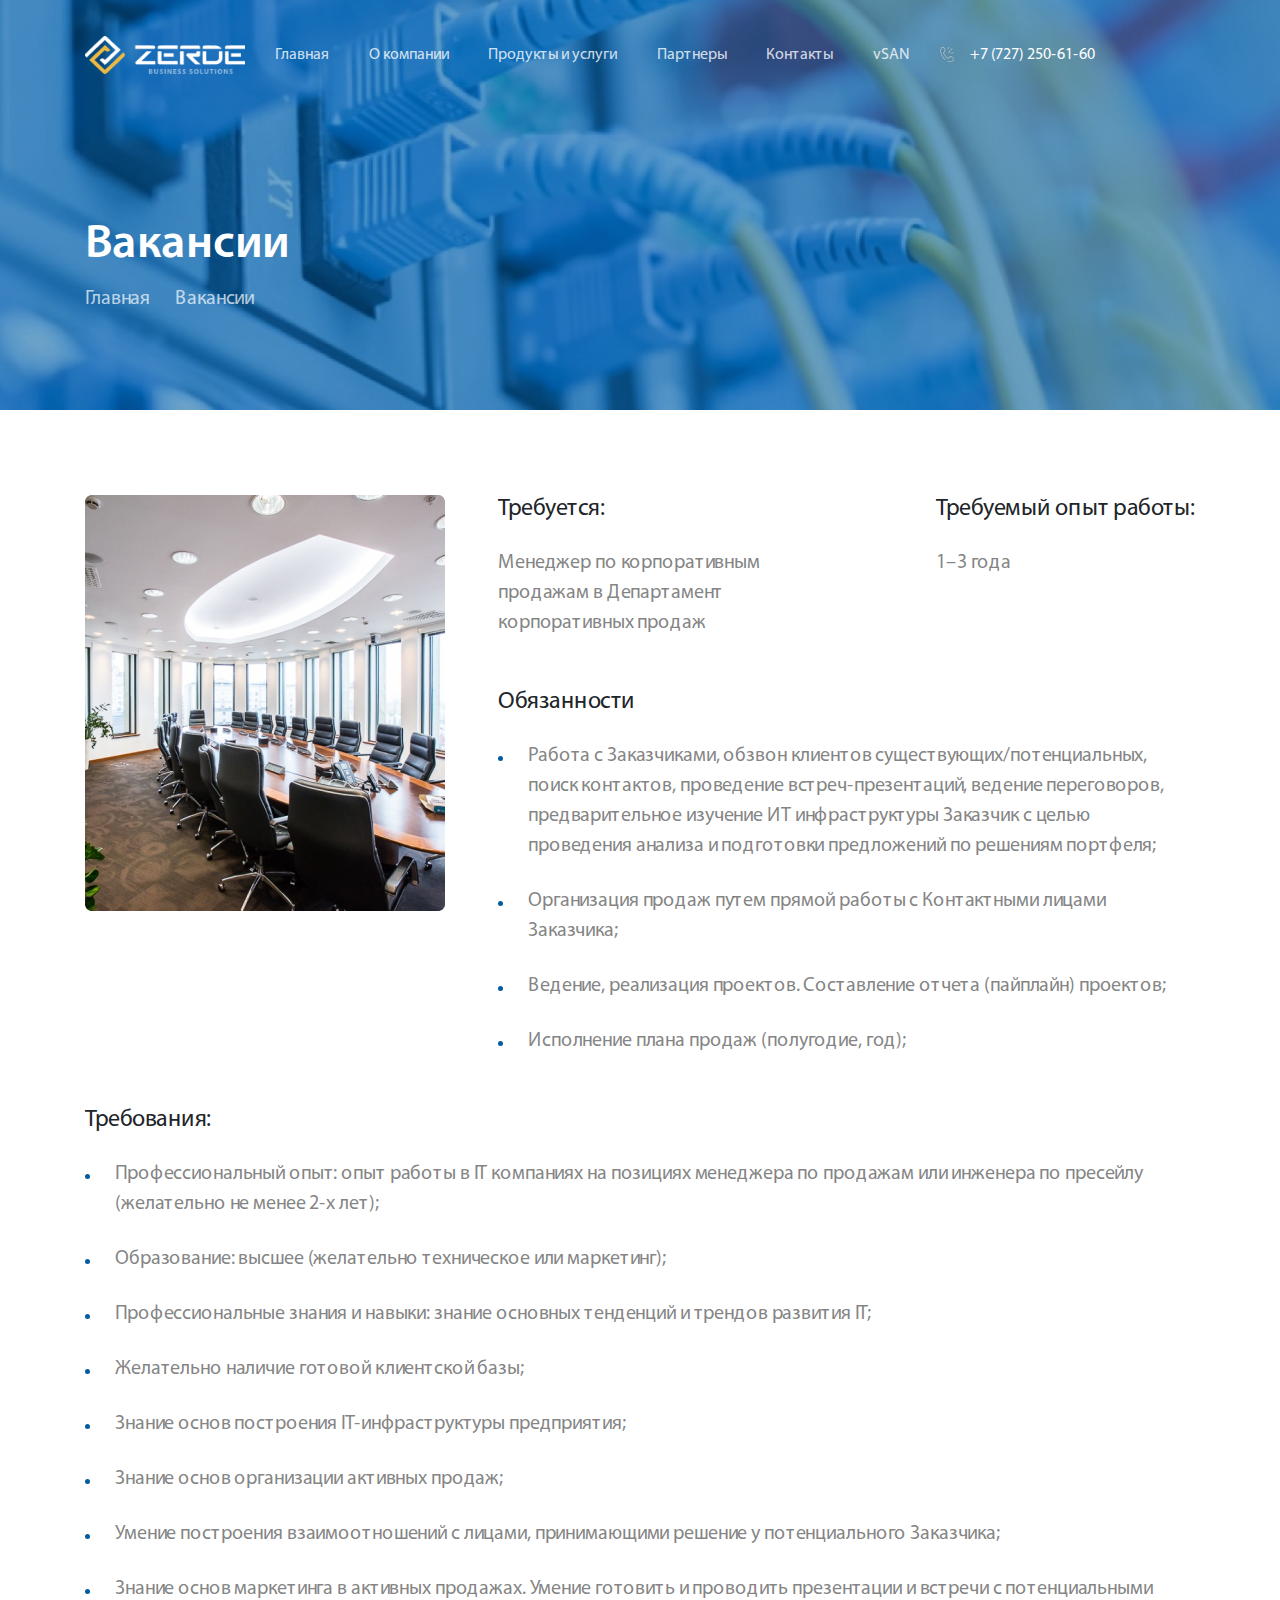
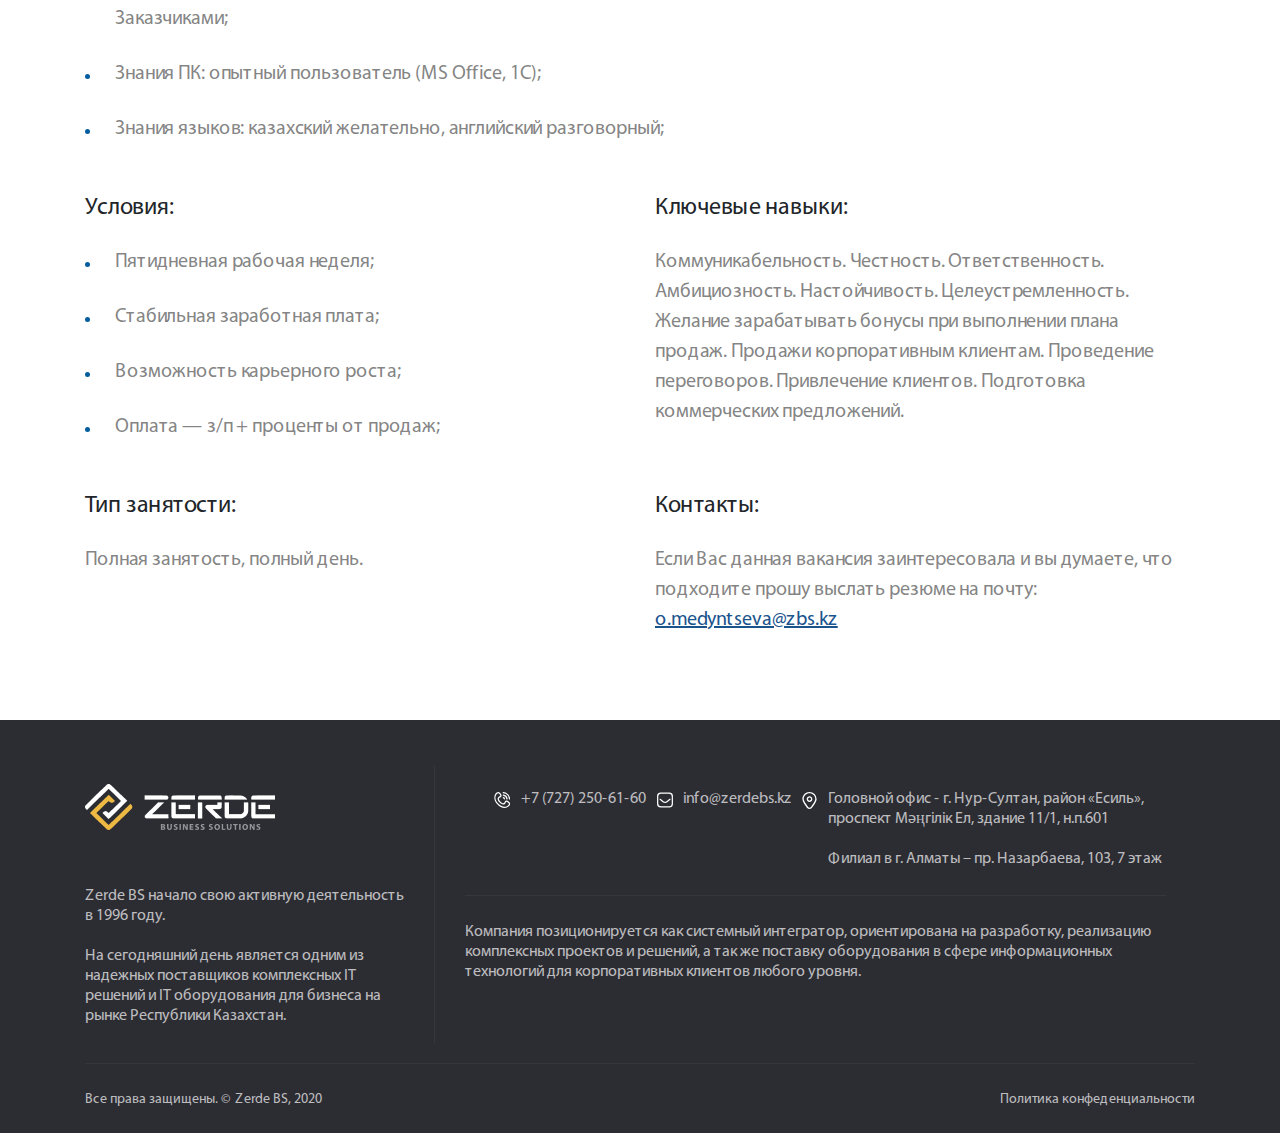
<file: vacations.html>
<!DOCTYPE html>
<html lang="ru">

<head>
    <meta charset="UTF-8">
    <meta name="viewport" content="width=device-width, initial-scale=1.0">
    <title>Document</title>
    <link rel="stylesheet" href="fonts/stylesheet.css">
    <link rel="stylesheet" type="text/css" href="css/slick.css" />
    <link rel="stylesheet" href="https://maxcdn.bootstrapcdn.com/bootstrap/4.0.0/css/bootstrap.min.css"
        integrity="sha384-Gn5384xqQ1aoWXA+058RXPxPg6fy4IWvTNh0E263XmFcJlSAwiGgFAW/dAiS6JXm" crossorigin="anonymous">
    <link rel="stylesheet" href="https://cdnjs.cloudflare.com/ajax/libs/animate.css/4.1.1/animate.min.css" />
    <link rel="stylesheet" href="css/style.css">
</head>

<body id="body">

    <header class="header">
        <div class="header__background">
            <img class="header__background--img" src="images/vacation-bg.png" alt="">
        </div>
        <div id="menu-adaptive" class="header__menu-adaptive animate__animated animate__bounceInLeft ">
            <div class="container">
                <div class="row">
                    <div class="col-lg-12">
                        <a id="logoAdaptive" class="header__top--logo-link" href="#">
                            <img class="header__top--logo" src="images/logo.png" alt="logo">
                        </a>
                    </div>
                    <div class="col-lg-12">
                        <nav class="header__top--menu-adaptive">
                            <ul class="header__top--items">
                                <li class="header__top--item">
                                    <a class="header__top--link" href="index.html">Главная</a>
                                </li>
                                <li class="header__top--item">
                                    <a class="header__top--link" href="about.html">О компании</a>
                                </li>
                                <li class="header__top--item">
                                    <a class="header__top--link" href="#">Продукты и услуги</a>
                                </li>
                                <li class="header__top--item">
                                    <a class="header__top--link" href="#">Партнеры</a>
                                </li>
                                <li class="header__top--item">
                                    <a class="header__top--link" href="#">Контакты</a>
                                </li>
                                <li class="header__top--item">
                                    <a class="header__top--link" href="#">vSAN</a>
                                </li>
                            </ul>

                            <div class="header__top--contacts-adaptive">
                                <a href="tel:+7 (727) 250-61-60" class="header__top--phone">+7 (727) 250-61-60</a>
                            </div>
                        </nav>
                    </div>
                </div>
            </div>
        </div>

        <div class="header__top">
            <div class="container">
                <div class="row">
                    <div class="col-lg-2">
                        <a class="header__top--logo-link" href="#">
                            <img class="header__top--logo" src="images/logo.png" alt="logo">
                        </a>
                    </div>

                    <div class="col-lg-7">
                        <nav class="header__top--menu">
                            <ul class="header__top--items">
                                <li class="header__top--item">
                                    <a class="header__top--link" href="index.html">Главная</a>
                                </li>
                                <li class="header__top--item">
                                    <a class="header__top--link" href="about.html">О компании</a>
                                </li>
                                <li class="header__top--item">
                                    <a class="header__top--link" href="#">Продукты и услуги</a>
                                </li>
                                <li class="header__top--item">
                                    <a class="header__top--link" href="#">Партнеры</a>
                                </li>
                                <li class="header__top--item">
                                    <a class="header__top--link" href="#">Контакты</a>
                                </li>
                                <li class="header__top--item">
                                    <a class="header__top--link" href="#">vSAN</a>
                                </li>
                            </ul>
                        </nav>
                    </div>
                    <div class="col-lg-3">
                        <div class="header__top--contacts">
                            <a href="tel:+7 (727) 250-61-60" class="header__top--phone">+7 (727) 250-61-60</a>
                        </div>
                        <div class="header__top--hamburger">
                            <button id="menu-btn" class="header__top--hamburger-header hamburger hamburger--arrow"
                                type="button">
                                <span class="hamburger-box">
                                    <span class="hamburger-inner"></span>
                                </span>
                            </button>
                        </div>
                    </div>
                </div>
            </div>
        </div>

        <div class="header__inner-two">
            <div class="container">
                <div class="row">
                    <div class="col-12">
                        <h1 class="header__inner--title">Вакансии</h1>
                        <nav class="header__inner-two--menu">
                            <ul class="header__inner-two--list">
                                <li class="header__inner-two--item">
                                    <a href="#" class="header__inner-two--link">Главная</a>
                                </li>
                                <li class="header__inner-two--item">
                                    <a href="#" class="header__inner-two--link">Вакансии</a>
                                </li>
                            </ul>
                        </nav>
                    </div>
                </div>
            </div>
        </div>
    </header>

    <div class="main">
        <section class="vacations">
            <div class="container">
                <div class="row">
                    <div class="col-lg-4 pr-0">
                        <img class="vacations__image" src="images/vc-item-1.png" alt="">
                    </div>
                    <div class="col-lg-8 pl-lg-5">
                        <div class="vacations__blocks">
                            <div class="vacations__block">
                                <h3 class="simple-title">Требуется:</h3>
                                <p class="simple-text">Менеджер по корпоративным продажам в Департамент корпоративных
                                    продаж</p>
                            </div>
                            <div class="vacations__block">
                                <h3 class="simple-title">Требуемый опыт работы:</h3>
                                <p class="simple-text">1–3 года</p>
                            </div>
                        </div>

                        <div class="vacations__block-lists">
                            <h3 class="simple-title">Обязанности</h3>
                            <ul class="simple-list">
                                <li class="simple-item">
                                    <p class="simple-text">Работа с Заказчиками, обзвон клиентов
                                        существующих/потенциальных, поиск контактов, проведение встреч-презентаций,
                                        ведение переговоров, предварительное изучение ИТ инфраструктуры Заказчик с целью
                                        проведения анализа и подготовки предложений по решениям портфеля;</p>
                                </li>
                                <li class="simple-item">
                                    <p class="simple-text">Организация продаж путем прямой работы с Контактными лицами
                                        Заказчика;</p>
                                </li>
                                <li class="simple-item">
                                    <p class="simple-text">Ведение, реализация проектов. Составление отчета (пайплайн)
                                        проектов;</p>
                                </li>
                                <li class="simple-item">
                                    <p class="simple-text">Исполнение плана продаж (полугодие, год);</p>
                                </li>
                            </ul>
                        </div>
                    </div>
                </div>
                <div class="row">
                    <div class="col-12">
                        <div class="vacations__block-lists">
                            <h3 class="simple-title">Требования:</h3>
                            <ul class="simple-list">
                                <li class="simple-item">
                                    <p class="simple-text">Профессиональный опыт: опыт работы в IT компаниях на позициях
                                        менеджера по продажам или инженера по пресейлу (желательно не менее 2-х лет);
                                    </p>
                                </li>
                                <li class="simple-item">
                                    <p class="simple-text">Образование: высшее (желательно техническое или маркетинг);
                                    </p>
                                </li>
                                <li class="simple-item">
                                    <p class="simple-text">Профессиональные знания и навыки: знание основных тенденций и
                                        трендов развития IT;</p>
                                </li>
                                <li class="simple-item">
                                    <p class="simple-text">Желательно наличие готовой клиентской базы;</p>
                                </li>
                                <li class="simple-item">
                                    <p class="simple-text"> Знание основ построения IT-инфраструктуры предприятия;</p>
                                </li>
                                <li class="simple-item">
                                    <p class="simple-text">Знание основ организации активных продаж;</p>
                                </li>
                                <li class="simple-item">
                                    <p class="simple-text">Умение построения взаимоотношений с лицами, принимающими
                                        решение у потенциального Заказчика;</p>
                                </li>
                                <li class="simple-item">
                                    <p class="simple-text">Знание основ маркетинга в активных продажах. Умение готовить
                                        и проводить презентации и встречи с потенциальными Заказчиками;</p>
                                </li>
                                <li class="simple-item">
                                    <p class="simple-text">Знания ПК: опытный пользователь (MS Office, 1C);</p>
                                </li>
                                <li class="simple-item">
                                    <p class="simple-text">Знания языков: казахский желательно, английский разговорный;
                                    </p>
                                </li>
                            </ul>
                        </div>
                    </div>
                </div>
                <div class="row">
                    <div class="col-lg-6">
                        <div class="vacations__block-lists">
                            <h3 class="simple-title">Условия:</h3>
                            <ul class="simple-list">
                                <li class="simple-item">
                                    <p class="simple-text">Пятидневная рабочая неделя;</p>
                                </li>
                                <li class="simple-item">
                                    <p class="simple-text">Стабильная заработная плата;</p>
                                </li>
                                <li class="simple-item">
                                    <p class="simple-text">Возможность карьерного роста;</p>
                                </li>
                                <li class="simple-item">
                                    <p class="simple-text">Оплата — з/п + проценты от продаж;</p>
                                </li>
                            </ul>
                        </div>
                    </div>
                    <div class="col-lg-6">
                        <div class="vacations__simple-block">
                            <h3 class="simple-title">Ключевые навыки:</h3>
                            <p class="simple-text">Коммуникабельность. Честность. Ответственность. Амбициозность.
                                Настойчивость. Целеустремленность. Желание зарабатывать бонусы при выполнении плана
                                продаж. Продажи корпоративным клиентам. Проведение переговоров. Привлечение клиентов.
                                Подготовка коммерческих предложений.</p>
                        </div>
                    </div>
                </div>

                <div class="row">
                    <div class="col-lg-6">
                        <div class="vacations__simple-block">
                            <h3 class="simple-title">Тип занятости:</h3>
                            <p class="simple-text">Полная занятость, полный день.</p>
                        </div>
                    </div>
                    <div class="col-lg-6">
                        <div class="vacations__simple-block">
                            <h3 class="simple-title">Контакты:</h3>
                            <p class="simple-text">Если Вас данная вакансия заинтересовала и вы думаете, что подходите прошу выслать резюме на почту: <a class="simple-link" href="mailto:o.medyntseva@zbs.kz">o.medyntseva@zbs.kz</a></p>
                        </div>
                    </div>
                </div>
            </div>
        </section>
    </div>

    <footer class="footer">
        <div class="footer__top">
            <div class="container">
                <div class="row">
                    <div class="col-lg-4">
                        <div class="footer__top--left-content">
                            <a href="#" class="footer__top--left-content--logo">
                                <img class="footer__top--left-content--logo-img" src="images/logo.png" alt="logo">
                            </a>
                            <div class="footer__top--left-content--content">
                                <p>Zerde BS начало свою активную деятельность в 1996 году.</p>
                                <p>На сегодняшний день является одним из надежных поставщиков комплексных IT решений и
                                    IT оборудования
                                    для бизнеса на рынке Республики Казахстан.</p>
                            </div>
                        </div>
                    </div>
                    <div class="col-lg-8">
                        <div class="footer__top--right-content">
                            <div class="footer__top--right-content-top">
                                <div class="footer__top--contacts">
                                    <a class="footer__top--contact phone" href="tel:+7 (727) 250-61-60">+7 (727)
                                        250-61-60</a>
                                    <a class="footer__top--contact mail"
                                        href="mailto:info@zerdebs.kz">info@zerdebs.kz</a>
                                    <span class="footer__top--contact location">
                                        <p> Головной офис - г. Нур-Султан, район «Есиль», проспект Мәңгілік Ел, здание
                                            11/1, н.п.601</p>
                                        <p>Филиал в г. Алматы – пр. Назарбаева, 103, 7 этаж</p>
                                    </span>
                                </div>
                            </div>
                            <div class="footer__top--right-content-bottom">
                                <div class="footer__top--bottom-content">
                                    <p>Компания позиционируется как системный интегратор, ориентирована на разработку,
                                        реализацию
                                        комплексных проектов и решений, а так же поставку оборудования в сфере
                                        информационных технологий для
                                        корпоративных клиентов любого уровня.</p>
                                </div>
                            </div>
                        </div>
                    </div>
                </div>
            </div>
        </div>

        <div class="footer__inner">
            <div class="container">
                <div class="footer__inner--content">
                    <span class="footer__inner--item">Все права защищены. © Zerde BS, 2020</span>
                    <span class="footer__inner--item">Политика конфеденциальности</span>
                </div>
            </div>
        </div>

    </footer>



    <script src="js/main.min.js"></script>
    <script type="text/javascript" src="js/slick.min.js"></script>
    <script src="js/main.js"></script>
</body>

</html>
</file>
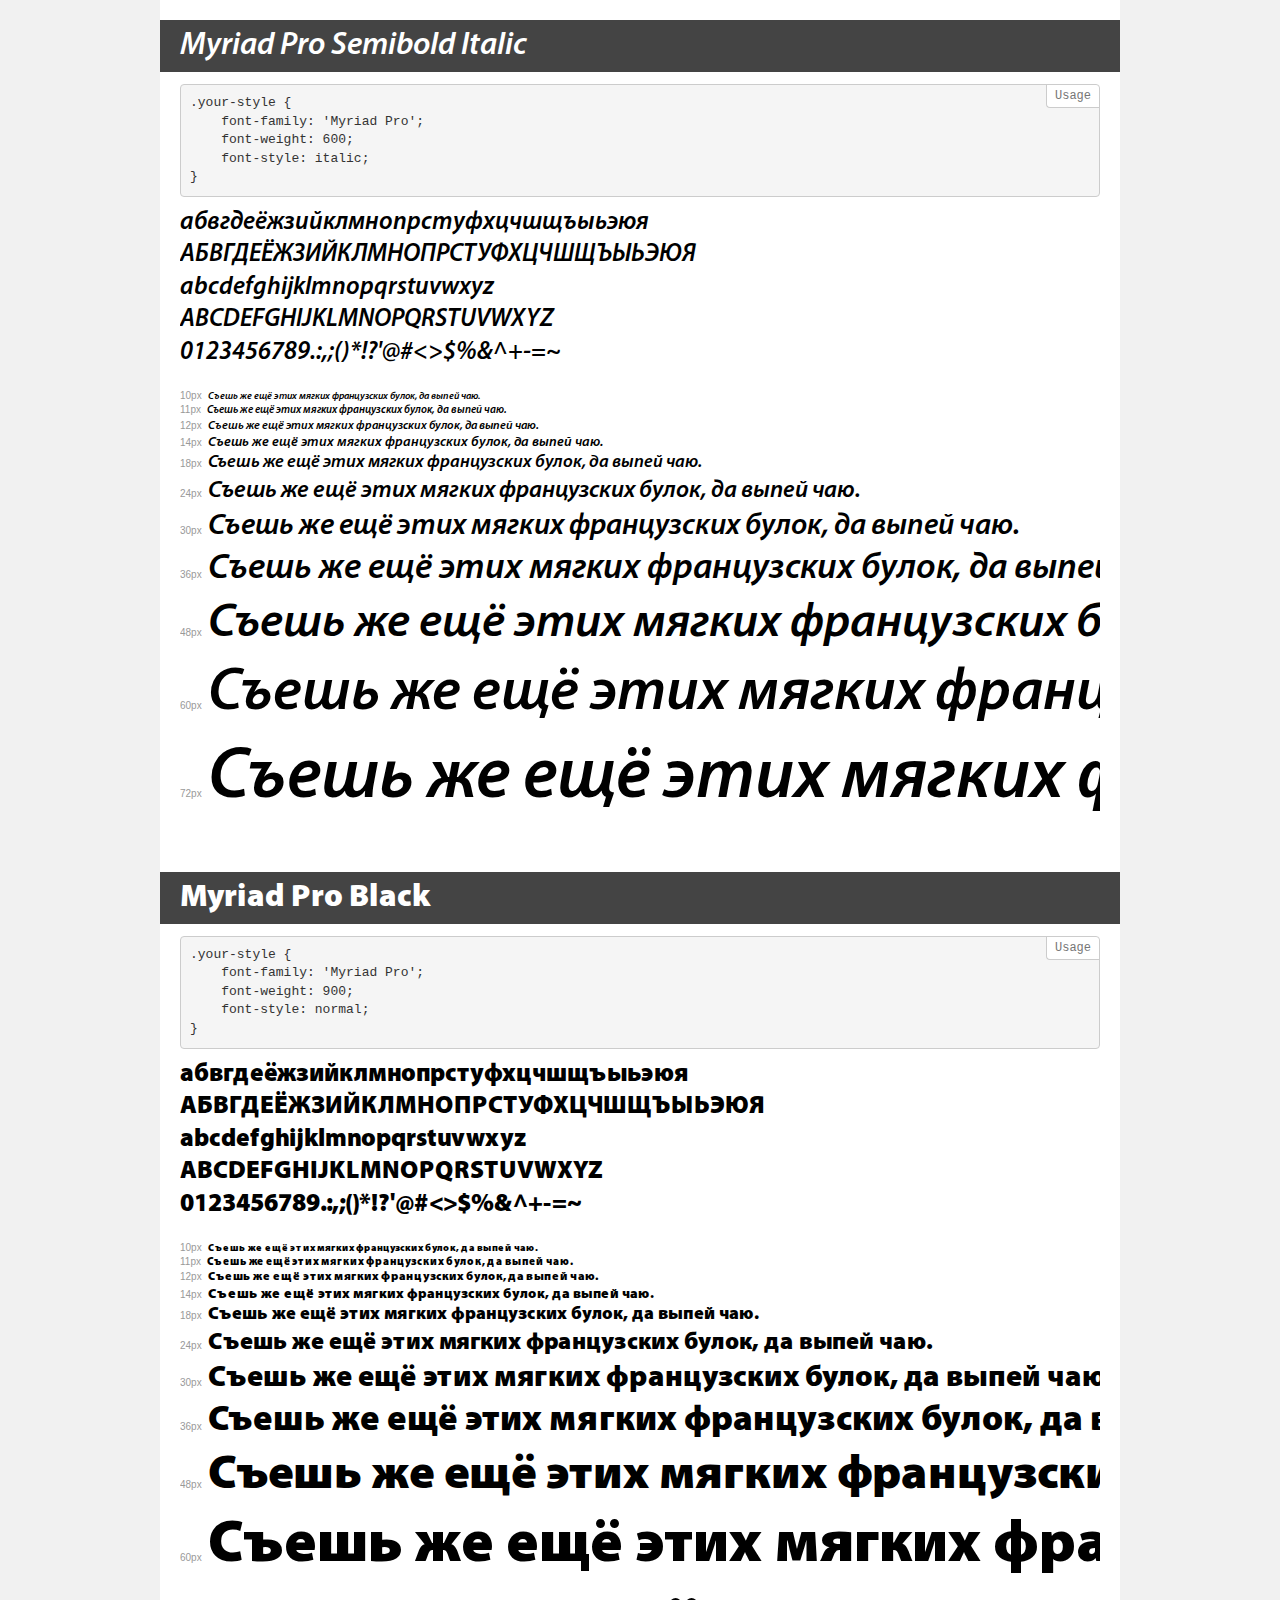
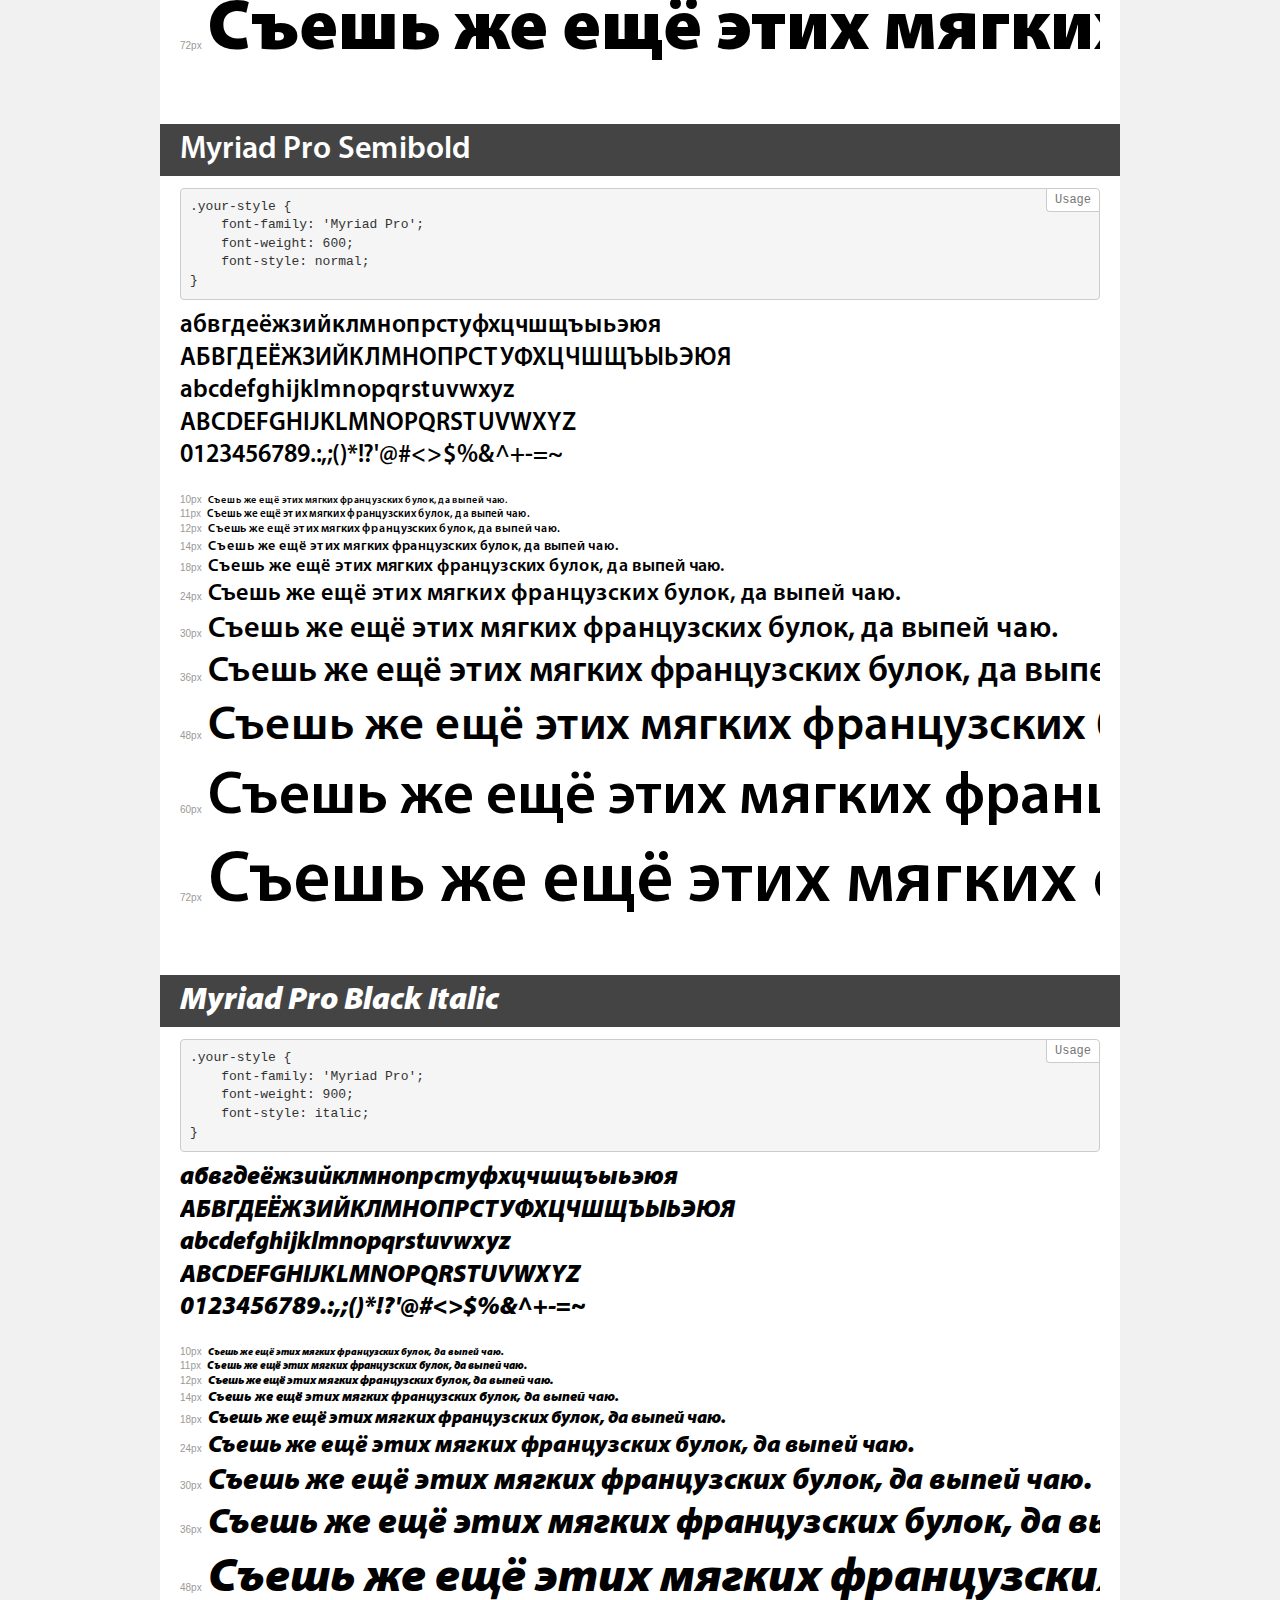
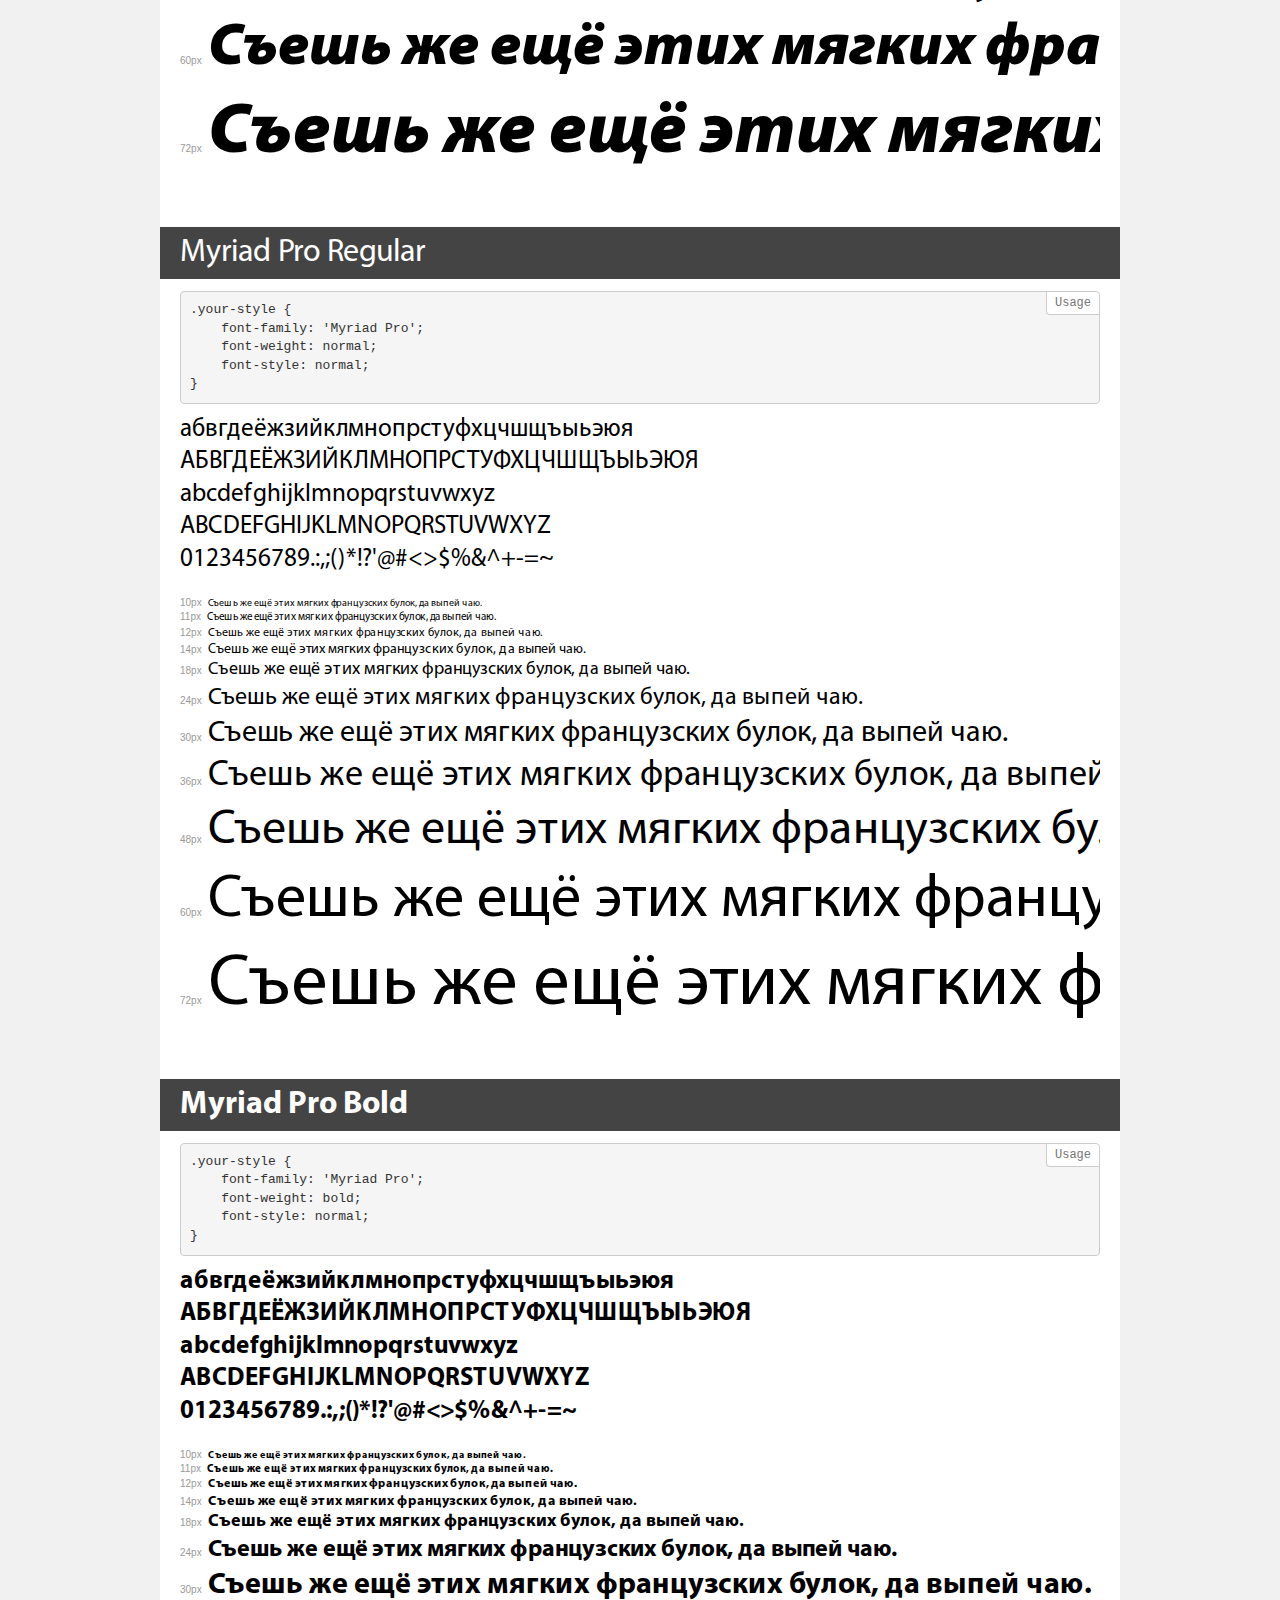
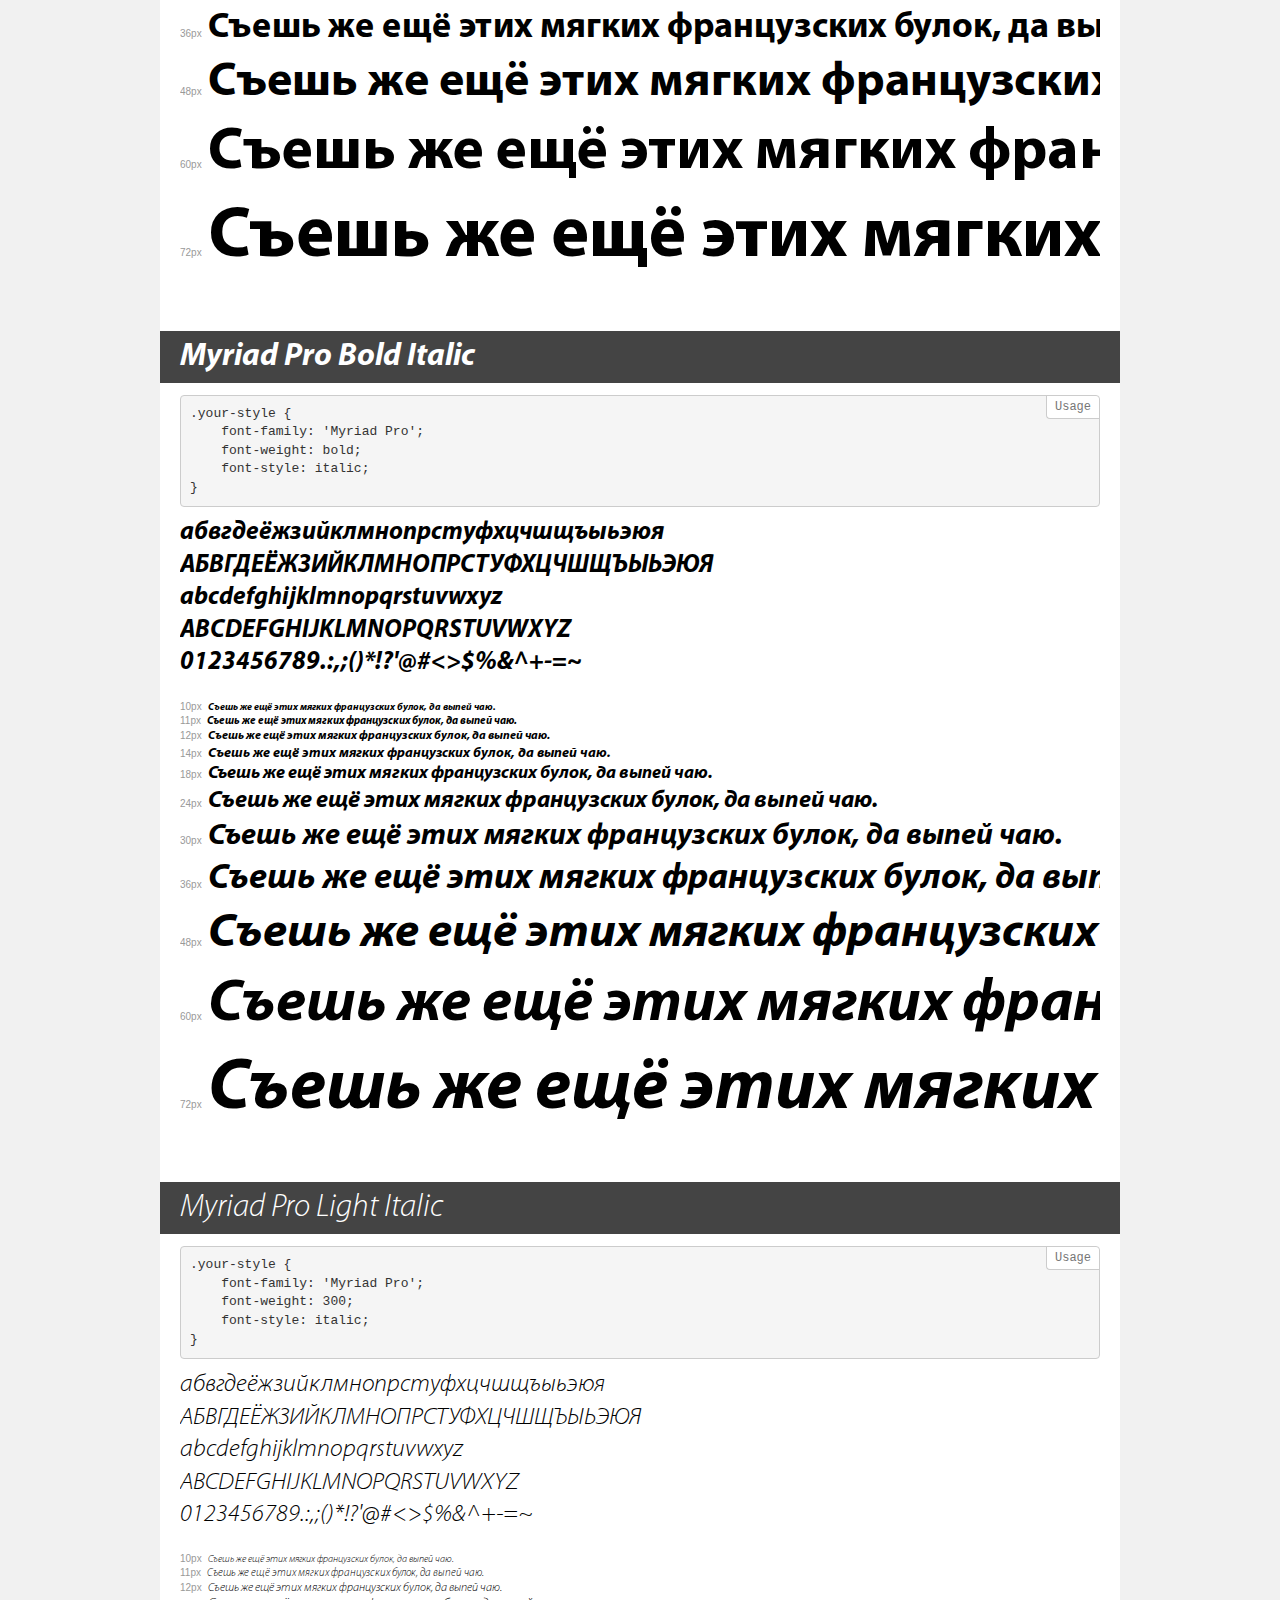
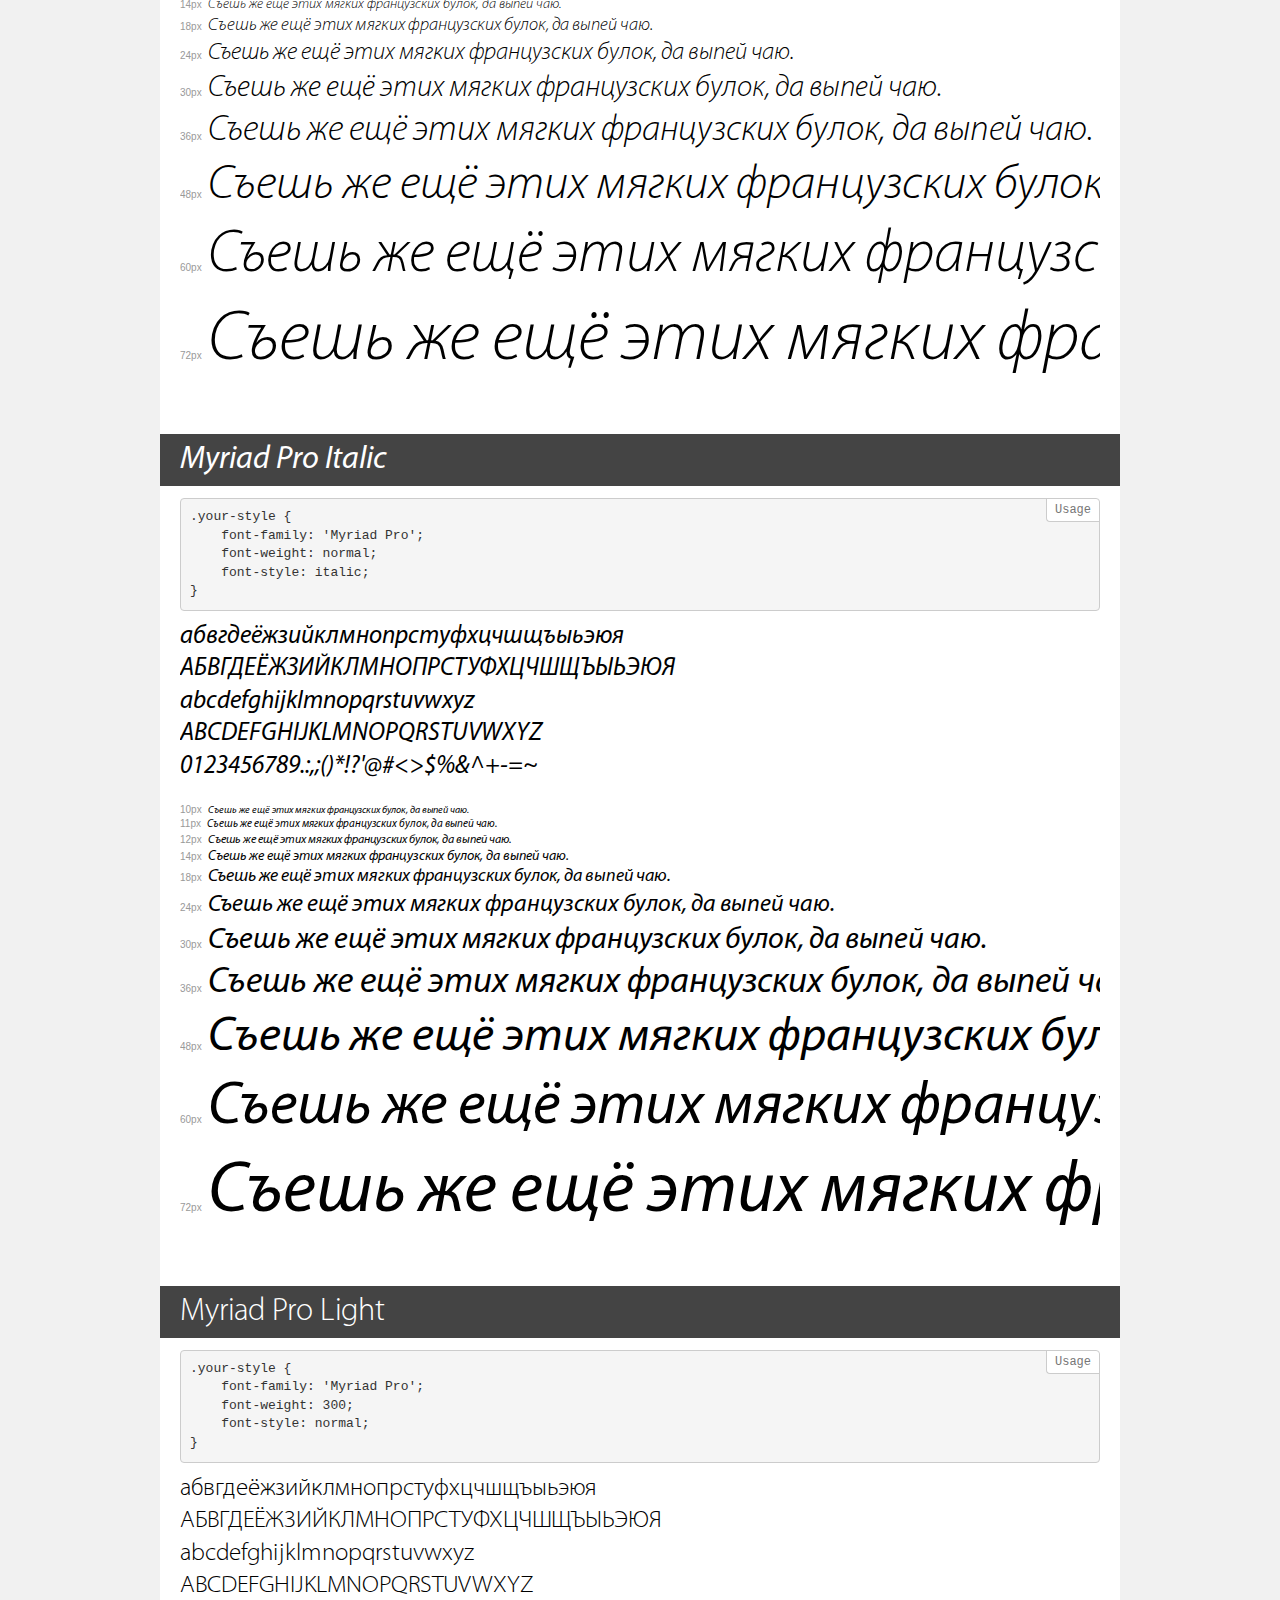
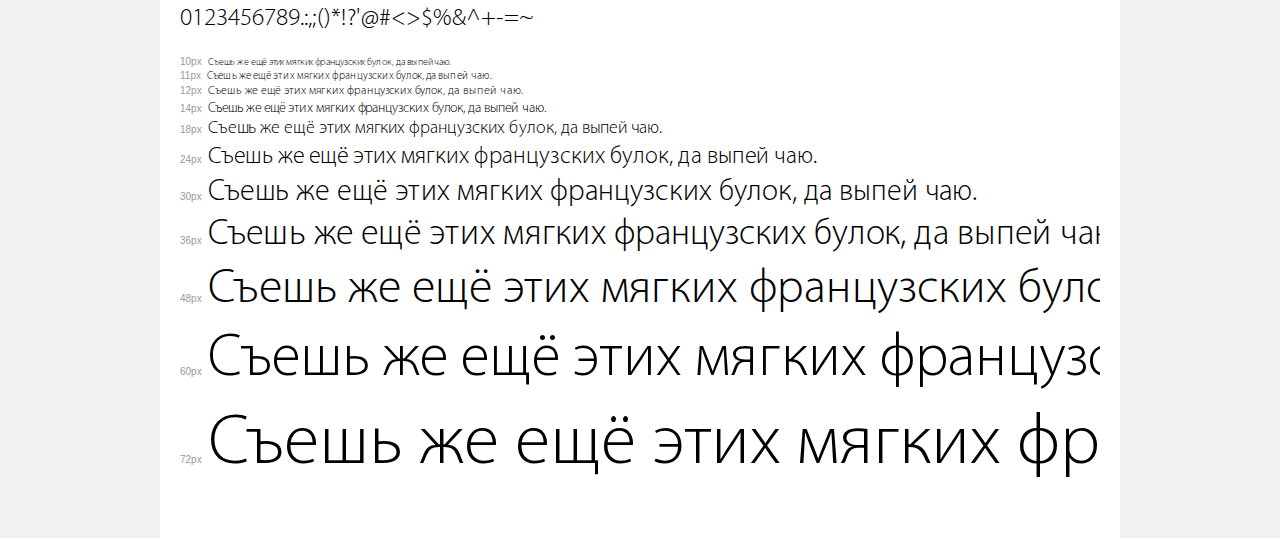
<file: fonts/demo.html>
<!DOCTYPE html>
<html>
<head>
    <meta charset="utf-8">
    <meta http-equiv="X-UA-Compatible" content="IE=edge">
    <meta name="viewport" content="width=device-width, initial-scale=1">
    <meta name="robots" content="noindex, noarchive">
    <meta name="format-detection" content="telephone=no">
    <title>Transfonter demo</title>
    <link href="stylesheet.css" rel="stylesheet">
    <style>
        /*
        http://meyerweb.com/eric/tools/css/reset/
        v2.0 | 20110126
        License: none (public domain)
        */
        html, body, div, span, applet, object, iframe,
        h1, h2, h3, h4, h5, h6, p, blockquote, pre,
        a, abbr, acronym, address, big, cite, code,
        del, dfn, em, img, ins, kbd, q, s, samp,
        small, strike, strong, sub, sup, tt, var,
        b, u, i, center,
        dl, dt, dd, ol, ul, li,
        fieldset, form, label, legend,
        table, caption, tbody, tfoot, thead, tr, th, td,
        article, aside, canvas, details, embed,
        figure, figcaption, footer, header, hgroup,
        menu, nav, output, ruby, section, summary,
        time, mark, audio, video {
            margin: 0;
            padding: 0;
            border: 0;
            font-size: 100%;
            font: inherit;
            vertical-align: baseline;
        }
        /* HTML5 display-role reset for older browsers */
        article, aside, details, figcaption, figure,
        footer, header, hgroup, menu, nav, section {
            display: block;
        }
        body {
            line-height: 1;
        }
        ol, ul {
            list-style: none;
        }
        blockquote, q {
            quotes: none;
        }
        blockquote:before, blockquote:after,
        q:before, q:after {
            content: '';
            content: none;
        }
        table {
            border-collapse: collapse;
            border-spacing: 0;
        }
        /* common styles */
        body {
            background: #f1f1f1;
            color: #000;
        }
        .page {
            background: #fff;
            width: 920px;
            margin: 0 auto;
            padding: 20px 20px 0 20px;
            overflow: hidden;
        }
        .font-container {
            overflow-x: auto;
            overflow-y: hidden;
            margin-bottom: 40px;
            line-height: 1.3;
            white-space: nowrap;
            padding-bottom: 5px;
        }
        h1 {
            position: relative;
            background: #444;
            font-size: 32px;
            color: #fff;
            padding: 10px 20px;
            margin: 0 -20px 12px -20px;
        }
        .letters {
            font-size: 25px;
            margin-bottom: 20px;
        }
        .s10:before {
            content: '10px';
        }
        .s11:before {
            content: '11px';
        }
        .s12:before {
            content: '12px';
        }
        .s14:before {
            content: '14px';
        }
        .s18:before {
            content: '18px';
        }
        .s24:before {
            content: '24px';
        }
        .s30:before {
            content: '30px';
        }
        .s36:before {
            content: '36px';
        }
        .s48:before {
            content: '48px';
        }
        .s60:before {
            content: '60px';
        }
        .s72:before {
            content: '72px';
        }
        .s10:before, .s11:before, .s12:before, .s14:before,
        .s18:before, .s24:before, .s30:before, .s36:before,
        .s48:before, .s60:before, .s72:before {
            font-family: Arial, sans-serif;
            font-size: 10px;
            font-weight: normal;
            font-style: normal;
            color: #999;
            padding-right: 6px;
        }
        pre {
            display: block;
            position: relative;
            padding: 9px;
            margin: 0 0 10px;
            font-family: Monaco, Menlo, Consolas, "Courier New", monospace !important;
            font-size: 13px;
            line-height: 1.428571429;
            color: #333;
            font-weight: normal !important;
            font-style: normal !important;
            background-color: #f5f5f5;
            border: 1px solid #ccc;
            overflow-x: auto;
            border-radius: 4px;
        }
        pre:after {
            display: block;
            position: absolute;
            right: 0;
            top: 0;
            content: 'Usage';
            line-height: 1;
            padding: 5px 8px;
            font-size: 12px;
            color: #767676;
            background-color: #fff;
            border: 1px solid #ccc;
            border-right: none;
            border-top: none;
            border-radius: 0 4px 0 4px;
            z-index: 10;
        }
        /* responsive */
        @media (max-width: 959px) {
            .page {
                width: auto;
                margin: 0;
            }
        }
    </style>
</head>
<body>
<div class="page">
    <div class="demo" style="font-family: 'Myriad Pro'; font-weight: 600; font-style: italic;">
        <h1>Myriad Pro Semibold Italic</h1>
        <pre>.your-style {
    font-family: 'Myriad Pro';
    font-weight: 600;
    font-style: italic;
}</pre>
        <div class="font-container">
            <p class="letters">
                абвгдеёжзийклмнопрстуфхцчшщъыьэюя<br>
АБВГДЕЁЖЗИЙКЛМНОПРСТУФХЦЧШЩЪЫЬЭЮЯ<br>
abcdefghijklmnopqrstuvwxyz<br>
ABCDEFGHIJKLMNOPQRSTUVWXYZ<br>
                0123456789.:,;()*!?'@#<>$%&^+-=~
            </p>
            <p class="s10" style="font-size: 10px;">Съешь же ещё этих мягких французских булок, да выпей чаю.</p>
            <p class="s11" style="font-size: 11px;">Съешь же ещё этих мягких французских булок, да выпей чаю.</p>
            <p class="s12" style="font-size: 12px;">Съешь же ещё этих мягких французских булок, да выпей чаю.</p>
            <p class="s14" style="font-size: 14px;">Съешь же ещё этих мягких французских булок, да выпей чаю.</p>
            <p class="s18" style="font-size: 18px;">Съешь же ещё этих мягких французских булок, да выпей чаю.</p>
            <p class="s24" style="font-size: 24px;">Съешь же ещё этих мягких французских булок, да выпей чаю.</p>
            <p class="s30" style="font-size: 30px;">Съешь же ещё этих мягких французских булок, да выпей чаю.</p>
            <p class="s36" style="font-size: 36px;">Съешь же ещё этих мягких французских булок, да выпей чаю.</p>
            <p class="s48" style="font-size: 48px;">Съешь же ещё этих мягких французских булок, да выпей чаю.</p>
            <p class="s60" style="font-size: 60px;">Съешь же ещё этих мягких французских булок, да выпей чаю.</p>
            <p class="s72" style="font-size: 72px;">Съешь же ещё этих мягких французских булок, да выпей чаю.</p>
        </div>
    </div>
    <div class="demo" style="font-family: 'Myriad Pro'; font-weight: 900; font-style: normal;">
        <h1>Myriad Pro Black</h1>
        <pre>.your-style {
    font-family: 'Myriad Pro';
    font-weight: 900;
    font-style: normal;
}</pre>
        <div class="font-container">
            <p class="letters">
                абвгдеёжзийклмнопрстуфхцчшщъыьэюя<br>
АБВГДЕЁЖЗИЙКЛМНОПРСТУФХЦЧШЩЪЫЬЭЮЯ<br>
abcdefghijklmnopqrstuvwxyz<br>
ABCDEFGHIJKLMNOPQRSTUVWXYZ<br>
                0123456789.:,;()*!?'@#<>$%&^+-=~
            </p>
            <p class="s10" style="font-size: 10px;">Съешь же ещё этих мягких французских булок, да выпей чаю.</p>
            <p class="s11" style="font-size: 11px;">Съешь же ещё этих мягких французских булок, да выпей чаю.</p>
            <p class="s12" style="font-size: 12px;">Съешь же ещё этих мягких французских булок, да выпей чаю.</p>
            <p class="s14" style="font-size: 14px;">Съешь же ещё этих мягких французских булок, да выпей чаю.</p>
            <p class="s18" style="font-size: 18px;">Съешь же ещё этих мягких французских булок, да выпей чаю.</p>
            <p class="s24" style="font-size: 24px;">Съешь же ещё этих мягких французских булок, да выпей чаю.</p>
            <p class="s30" style="font-size: 30px;">Съешь же ещё этих мягких французских булок, да выпей чаю.</p>
            <p class="s36" style="font-size: 36px;">Съешь же ещё этих мягких французских булок, да выпей чаю.</p>
            <p class="s48" style="font-size: 48px;">Съешь же ещё этих мягких французских булок, да выпей чаю.</p>
            <p class="s60" style="font-size: 60px;">Съешь же ещё этих мягких французских булок, да выпей чаю.</p>
            <p class="s72" style="font-size: 72px;">Съешь же ещё этих мягких французских булок, да выпей чаю.</p>
        </div>
    </div>
    <div class="demo" style="font-family: 'Myriad Pro'; font-weight: 600; font-style: normal;">
        <h1>Myriad Pro Semibold</h1>
        <pre>.your-style {
    font-family: 'Myriad Pro';
    font-weight: 600;
    font-style: normal;
}</pre>
        <div class="font-container">
            <p class="letters">
                абвгдеёжзийклмнопрстуфхцчшщъыьэюя<br>
АБВГДЕЁЖЗИЙКЛМНОПРСТУФХЦЧШЩЪЫЬЭЮЯ<br>
abcdefghijklmnopqrstuvwxyz<br>
ABCDEFGHIJKLMNOPQRSTUVWXYZ<br>
                0123456789.:,;()*!?'@#<>$%&^+-=~
            </p>
            <p class="s10" style="font-size: 10px;">Съешь же ещё этих мягких французских булок, да выпей чаю.</p>
            <p class="s11" style="font-size: 11px;">Съешь же ещё этих мягких французских булок, да выпей чаю.</p>
            <p class="s12" style="font-size: 12px;">Съешь же ещё этих мягких французских булок, да выпей чаю.</p>
            <p class="s14" style="font-size: 14px;">Съешь же ещё этих мягких французских булок, да выпей чаю.</p>
            <p class="s18" style="font-size: 18px;">Съешь же ещё этих мягких французских булок, да выпей чаю.</p>
            <p class="s24" style="font-size: 24px;">Съешь же ещё этих мягких французских булок, да выпей чаю.</p>
            <p class="s30" style="font-size: 30px;">Съешь же ещё этих мягких французских булок, да выпей чаю.</p>
            <p class="s36" style="font-size: 36px;">Съешь же ещё этих мягких французских булок, да выпей чаю.</p>
            <p class="s48" style="font-size: 48px;">Съешь же ещё этих мягких французских булок, да выпей чаю.</p>
            <p class="s60" style="font-size: 60px;">Съешь же ещё этих мягких французских булок, да выпей чаю.</p>
            <p class="s72" style="font-size: 72px;">Съешь же ещё этих мягких французских булок, да выпей чаю.</p>
        </div>
    </div>
    <div class="demo" style="font-family: 'Myriad Pro'; font-weight: 900; font-style: italic;">
        <h1>Myriad Pro Black Italic</h1>
        <pre>.your-style {
    font-family: 'Myriad Pro';
    font-weight: 900;
    font-style: italic;
}</pre>
        <div class="font-container">
            <p class="letters">
                абвгдеёжзийклмнопрстуфхцчшщъыьэюя<br>
АБВГДЕЁЖЗИЙКЛМНОПРСТУФХЦЧШЩЪЫЬЭЮЯ<br>
abcdefghijklmnopqrstuvwxyz<br>
ABCDEFGHIJKLMNOPQRSTUVWXYZ<br>
                0123456789.:,;()*!?'@#<>$%&^+-=~
            </p>
            <p class="s10" style="font-size: 10px;">Съешь же ещё этих мягких французских булок, да выпей чаю.</p>
            <p class="s11" style="font-size: 11px;">Съешь же ещё этих мягких французских булок, да выпей чаю.</p>
            <p class="s12" style="font-size: 12px;">Съешь же ещё этих мягких французских булок, да выпей чаю.</p>
            <p class="s14" style="font-size: 14px;">Съешь же ещё этих мягких французских булок, да выпей чаю.</p>
            <p class="s18" style="font-size: 18px;">Съешь же ещё этих мягких французских булок, да выпей чаю.</p>
            <p class="s24" style="font-size: 24px;">Съешь же ещё этих мягких французских булок, да выпей чаю.</p>
            <p class="s30" style="font-size: 30px;">Съешь же ещё этих мягких французских булок, да выпей чаю.</p>
            <p class="s36" style="font-size: 36px;">Съешь же ещё этих мягких французских булок, да выпей чаю.</p>
            <p class="s48" style="font-size: 48px;">Съешь же ещё этих мягких французских булок, да выпей чаю.</p>
            <p class="s60" style="font-size: 60px;">Съешь же ещё этих мягких французских булок, да выпей чаю.</p>
            <p class="s72" style="font-size: 72px;">Съешь же ещё этих мягких французских булок, да выпей чаю.</p>
        </div>
    </div>
    <div class="demo" style="font-family: 'Myriad Pro'; font-weight: normal; font-style: normal;">
        <h1>Myriad Pro Regular</h1>
        <pre>.your-style {
    font-family: 'Myriad Pro';
    font-weight: normal;
    font-style: normal;
}</pre>
        <div class="font-container">
            <p class="letters">
                абвгдеёжзийклмнопрстуфхцчшщъыьэюя<br>
АБВГДЕЁЖЗИЙКЛМНОПРСТУФХЦЧШЩЪЫЬЭЮЯ<br>
abcdefghijklmnopqrstuvwxyz<br>
ABCDEFGHIJKLMNOPQRSTUVWXYZ<br>
                0123456789.:,;()*!?'@#<>$%&^+-=~
            </p>
            <p class="s10" style="font-size: 10px;">Съешь же ещё этих мягких французских булок, да выпей чаю.</p>
            <p class="s11" style="font-size: 11px;">Съешь же ещё этих мягких французских булок, да выпей чаю.</p>
            <p class="s12" style="font-size: 12px;">Съешь же ещё этих мягких французских булок, да выпей чаю.</p>
            <p class="s14" style="font-size: 14px;">Съешь же ещё этих мягких французских булок, да выпей чаю.</p>
            <p class="s18" style="font-size: 18px;">Съешь же ещё этих мягких французских булок, да выпей чаю.</p>
            <p class="s24" style="font-size: 24px;">Съешь же ещё этих мягких французских булок, да выпей чаю.</p>
            <p class="s30" style="font-size: 30px;">Съешь же ещё этих мягких французских булок, да выпей чаю.</p>
            <p class="s36" style="font-size: 36px;">Съешь же ещё этих мягких французских булок, да выпей чаю.</p>
            <p class="s48" style="font-size: 48px;">Съешь же ещё этих мягких французских булок, да выпей чаю.</p>
            <p class="s60" style="font-size: 60px;">Съешь же ещё этих мягких французских булок, да выпей чаю.</p>
            <p class="s72" style="font-size: 72px;">Съешь же ещё этих мягких французских булок, да выпей чаю.</p>
        </div>
    </div>
    <div class="demo" style="font-family: 'Myriad Pro'; font-weight: bold; font-style: normal;">
        <h1>Myriad Pro Bold</h1>
        <pre>.your-style {
    font-family: 'Myriad Pro';
    font-weight: bold;
    font-style: normal;
}</pre>
        <div class="font-container">
            <p class="letters">
                абвгдеёжзийклмнопрстуфхцчшщъыьэюя<br>
АБВГДЕЁЖЗИЙКЛМНОПРСТУФХЦЧШЩЪЫЬЭЮЯ<br>
abcdefghijklmnopqrstuvwxyz<br>
ABCDEFGHIJKLMNOPQRSTUVWXYZ<br>
                0123456789.:,;()*!?'@#<>$%&^+-=~
            </p>
            <p class="s10" style="font-size: 10px;">Съешь же ещё этих мягких французских булок, да выпей чаю.</p>
            <p class="s11" style="font-size: 11px;">Съешь же ещё этих мягких французских булок, да выпей чаю.</p>
            <p class="s12" style="font-size: 12px;">Съешь же ещё этих мягких французских булок, да выпей чаю.</p>
            <p class="s14" style="font-size: 14px;">Съешь же ещё этих мягких французских булок, да выпей чаю.</p>
            <p class="s18" style="font-size: 18px;">Съешь же ещё этих мягких французских булок, да выпей чаю.</p>
            <p class="s24" style="font-size: 24px;">Съешь же ещё этих мягких французских булок, да выпей чаю.</p>
            <p class="s30" style="font-size: 30px;">Съешь же ещё этих мягких французских булок, да выпей чаю.</p>
            <p class="s36" style="font-size: 36px;">Съешь же ещё этих мягких французских булок, да выпей чаю.</p>
            <p class="s48" style="font-size: 48px;">Съешь же ещё этих мягких французских булок, да выпей чаю.</p>
            <p class="s60" style="font-size: 60px;">Съешь же ещё этих мягких французских булок, да выпей чаю.</p>
            <p class="s72" style="font-size: 72px;">Съешь же ещё этих мягких французских булок, да выпей чаю.</p>
        </div>
    </div>
    <div class="demo" style="font-family: 'Myriad Pro'; font-weight: bold; font-style: italic;">
        <h1>Myriad Pro Bold Italic</h1>
        <pre>.your-style {
    font-family: 'Myriad Pro';
    font-weight: bold;
    font-style: italic;
}</pre>
        <div class="font-container">
            <p class="letters">
                абвгдеёжзийклмнопрстуфхцчшщъыьэюя<br>
АБВГДЕЁЖЗИЙКЛМНОПРСТУФХЦЧШЩЪЫЬЭЮЯ<br>
abcdefghijklmnopqrstuvwxyz<br>
ABCDEFGHIJKLMNOPQRSTUVWXYZ<br>
                0123456789.:,;()*!?'@#<>$%&^+-=~
            </p>
            <p class="s10" style="font-size: 10px;">Съешь же ещё этих мягких французских булок, да выпей чаю.</p>
            <p class="s11" style="font-size: 11px;">Съешь же ещё этих мягких французских булок, да выпей чаю.</p>
            <p class="s12" style="font-size: 12px;">Съешь же ещё этих мягких французских булок, да выпей чаю.</p>
            <p class="s14" style="font-size: 14px;">Съешь же ещё этих мягких французских булок, да выпей чаю.</p>
            <p class="s18" style="font-size: 18px;">Съешь же ещё этих мягких французских булок, да выпей чаю.</p>
            <p class="s24" style="font-size: 24px;">Съешь же ещё этих мягких французских булок, да выпей чаю.</p>
            <p class="s30" style="font-size: 30px;">Съешь же ещё этих мягких французских булок, да выпей чаю.</p>
            <p class="s36" style="font-size: 36px;">Съешь же ещё этих мягких французских булок, да выпей чаю.</p>
            <p class="s48" style="font-size: 48px;">Съешь же ещё этих мягких французских булок, да выпей чаю.</p>
            <p class="s60" style="font-size: 60px;">Съешь же ещё этих мягких французских булок, да выпей чаю.</p>
            <p class="s72" style="font-size: 72px;">Съешь же ещё этих мягких французских булок, да выпей чаю.</p>
        </div>
    </div>
    <div class="demo" style="font-family: 'Myriad Pro'; font-weight: 300; font-style: italic;">
        <h1>Myriad Pro Light Italic</h1>
        <pre>.your-style {
    font-family: 'Myriad Pro';
    font-weight: 300;
    font-style: italic;
}</pre>
        <div class="font-container">
            <p class="letters">
                абвгдеёжзийклмнопрстуфхцчшщъыьэюя<br>
АБВГДЕЁЖЗИЙКЛМНОПРСТУФХЦЧШЩЪЫЬЭЮЯ<br>
abcdefghijklmnopqrstuvwxyz<br>
ABCDEFGHIJKLMNOPQRSTUVWXYZ<br>
                0123456789.:,;()*!?'@#<>$%&^+-=~
            </p>
            <p class="s10" style="font-size: 10px;">Съешь же ещё этих мягких французских булок, да выпей чаю.</p>
            <p class="s11" style="font-size: 11px;">Съешь же ещё этих мягких французских булок, да выпей чаю.</p>
            <p class="s12" style="font-size: 12px;">Съешь же ещё этих мягких французских булок, да выпей чаю.</p>
            <p class="s14" style="font-size: 14px;">Съешь же ещё этих мягких французских булок, да выпей чаю.</p>
            <p class="s18" style="font-size: 18px;">Съешь же ещё этих мягких французских булок, да выпей чаю.</p>
            <p class="s24" style="font-size: 24px;">Съешь же ещё этих мягких французских булок, да выпей чаю.</p>
            <p class="s30" style="font-size: 30px;">Съешь же ещё этих мягких французских булок, да выпей чаю.</p>
            <p class="s36" style="font-size: 36px;">Съешь же ещё этих мягких французских булок, да выпей чаю.</p>
            <p class="s48" style="font-size: 48px;">Съешь же ещё этих мягких французских булок, да выпей чаю.</p>
            <p class="s60" style="font-size: 60px;">Съешь же ещё этих мягких французских булок, да выпей чаю.</p>
            <p class="s72" style="font-size: 72px;">Съешь же ещё этих мягких французских булок, да выпей чаю.</p>
        </div>
    </div>
    <div class="demo" style="font-family: 'Myriad Pro'; font-weight: normal; font-style: italic;">
        <h1>Myriad Pro Italic</h1>
        <pre>.your-style {
    font-family: 'Myriad Pro';
    font-weight: normal;
    font-style: italic;
}</pre>
        <div class="font-container">
            <p class="letters">
                абвгдеёжзийклмнопрстуфхцчшщъыьэюя<br>
АБВГДЕЁЖЗИЙКЛМНОПРСТУФХЦЧШЩЪЫЬЭЮЯ<br>
abcdefghijklmnopqrstuvwxyz<br>
ABCDEFGHIJKLMNOPQRSTUVWXYZ<br>
                0123456789.:,;()*!?'@#<>$%&^+-=~
            </p>
            <p class="s10" style="font-size: 10px;">Съешь же ещё этих мягких французских булок, да выпей чаю.</p>
            <p class="s11" style="font-size: 11px;">Съешь же ещё этих мягких французских булок, да выпей чаю.</p>
            <p class="s12" style="font-size: 12px;">Съешь же ещё этих мягких французских булок, да выпей чаю.</p>
            <p class="s14" style="font-size: 14px;">Съешь же ещё этих мягких французских булок, да выпей чаю.</p>
            <p class="s18" style="font-size: 18px;">Съешь же ещё этих мягких французских булок, да выпей чаю.</p>
            <p class="s24" style="font-size: 24px;">Съешь же ещё этих мягких французских булок, да выпей чаю.</p>
            <p class="s30" style="font-size: 30px;">Съешь же ещё этих мягких французских булок, да выпей чаю.</p>
            <p class="s36" style="font-size: 36px;">Съешь же ещё этих мягких французских булок, да выпей чаю.</p>
            <p class="s48" style="font-size: 48px;">Съешь же ещё этих мягких французских булок, да выпей чаю.</p>
            <p class="s60" style="font-size: 60px;">Съешь же ещё этих мягких французских булок, да выпей чаю.</p>
            <p class="s72" style="font-size: 72px;">Съешь же ещё этих мягких французских булок, да выпей чаю.</p>
        </div>
    </div>
    <div class="demo" style="font-family: 'Myriad Pro'; font-weight: 300; font-style: normal;">
        <h1>Myriad Pro Light</h1>
        <pre>.your-style {
    font-family: 'Myriad Pro';
    font-weight: 300;
    font-style: normal;
}</pre>
        <div class="font-container">
            <p class="letters">
                абвгдеёжзийклмнопрстуфхцчшщъыьэюя<br>
АБВГДЕЁЖЗИЙКЛМНОПРСТУФХЦЧШЩЪЫЬЭЮЯ<br>
abcdefghijklmnopqrstuvwxyz<br>
ABCDEFGHIJKLMNOPQRSTUVWXYZ<br>
                0123456789.:,;()*!?'@#<>$%&^+-=~
            </p>
            <p class="s10" style="font-size: 10px;">Съешь же ещё этих мягких французских булок, да выпей чаю.</p>
            <p class="s11" style="font-size: 11px;">Съешь же ещё этих мягких французских булок, да выпей чаю.</p>
            <p class="s12" style="font-size: 12px;">Съешь же ещё этих мягких французских булок, да выпей чаю.</p>
            <p class="s14" style="font-size: 14px;">Съешь же ещё этих мягких французских булок, да выпей чаю.</p>
            <p class="s18" style="font-size: 18px;">Съешь же ещё этих мягких французских булок, да выпей чаю.</p>
            <p class="s24" style="font-size: 24px;">Съешь же ещё этих мягких французских булок, да выпей чаю.</p>
            <p class="s30" style="font-size: 30px;">Съешь же ещё этих мягких французских булок, да выпей чаю.</p>
            <p class="s36" style="font-size: 36px;">Съешь же ещё этих мягких французских булок, да выпей чаю.</p>
            <p class="s48" style="font-size: 48px;">Съешь же ещё этих мягких французских булок, да выпей чаю.</p>
            <p class="s60" style="font-size: 60px;">Съешь же ещё этих мягких французских булок, да выпей чаю.</p>
            <p class="s72" style="font-size: 72px;">Съешь же ещё этих мягких французских булок, да выпей чаю.</p>
        </div>
    </div>
</div>
</body>
</html>
</file>
<file: fonts/stylesheet.css>
@font-face {
    font-family: 'Myriad Pro';
    src: url('MyriadPro-SemiboldIt.eot');
    src: local('Myriad Pro Semibold Italic'), local('MyriadPro-SemiboldIt'),
        url('MyriadPro-SemiboldIt.eot?#iefix') format('embedded-opentype'),
        url('MyriadPro-SemiboldIt.woff2') format('woff2'),
        url('MyriadPro-SemiboldIt.woff') format('woff'),
        url('MyriadPro-SemiboldIt.ttf') format('truetype');
    font-weight: 600;
    font-style: italic;
}

@font-face {
    font-family: 'Myriad Pro';
    src: url('MyriadPro-Black.eot');
    src: local('Myriad Pro Black'), local('MyriadPro-Black'),
        url('MyriadPro-Black.eot?#iefix') format('embedded-opentype'),
        url('MyriadPro-Black.woff2') format('woff2'),
        url('MyriadPro-Black.woff') format('woff'),
        url('MyriadPro-Black.ttf') format('truetype');
    font-weight: 900;
    font-style: normal;
}

@font-face {
    font-family: 'Myriad Pro';
    src: url('MyriadPro-Semibold.eot');
    src: local('Myriad Pro Semibold'), local('MyriadPro-Semibold'),
        url('MyriadPro-Semibold.eot?#iefix') format('embedded-opentype'),
        url('MyriadPro-Semibold.woff2') format('woff2'),
        url('MyriadPro-Semibold.woff') format('woff'),
        url('MyriadPro-Semibold.ttf') format('truetype');
    font-weight: 600;
    font-style: normal;
}

@font-face {
    font-family: 'Myriad Pro';
    src: url('MyriadPro-BlackIt.eot');
    src: local('Myriad Pro Black Italic'), local('MyriadPro-BlackIt'),
        url('MyriadPro-BlackIt.eot?#iefix') format('embedded-opentype'),
        url('MyriadPro-BlackIt.woff2') format('woff2'),
        url('MyriadPro-BlackIt.woff') format('woff'),
        url('MyriadPro-BlackIt.ttf') format('truetype');
    font-weight: 900;
    font-style: italic;
}

@font-face {
    font-family: 'Myriad Pro';
    src: url('MyriadPro-Regular.eot');
    src: local('Myriad Pro Regular'), local('MyriadPro-Regular'),
        url('MyriadPro-Regular.eot?#iefix') format('embedded-opentype'),
        url('MyriadPro-Regular.woff2') format('woff2'),
        url('MyriadPro-Regular.woff') format('woff'),
        url('MyriadPro-Regular.ttf') format('truetype');
    font-weight: normal;
    font-style: normal;
}

@font-face {
    font-family: 'Myriad Pro';
    src: url('MyriadPro-Bold.eot');
    src: local('Myriad Pro Bold'), local('MyriadPro-Bold'),
        url('MyriadPro-Bold.eot?#iefix') format('embedded-opentype'),
        url('MyriadPro-Bold.woff2') format('woff2'),
        url('MyriadPro-Bold.woff') format('woff'),
        url('MyriadPro-Bold.ttf') format('truetype');
    font-weight: bold;
    font-style: normal;
}

@font-face {
    font-family: 'Myriad Pro';
    src: url('MyriadPro-BoldIt.eot');
    src: local('Myriad Pro Bold Italic'), local('MyriadPro-BoldIt'),
        url('MyriadPro-BoldIt.eot?#iefix') format('embedded-opentype'),
        url('MyriadPro-BoldIt.woff2') format('woff2'),
        url('MyriadPro-BoldIt.woff') format('woff'),
        url('MyriadPro-BoldIt.ttf') format('truetype');
    font-weight: bold;
    font-style: italic;
}

@font-face {
    font-family: 'Myriad Pro';
    src: url('MyriadPro-LightIt.eot');
    src: local('Myriad Pro Light Italic'), local('MyriadPro-LightIt'),
        url('MyriadPro-LightIt.eot?#iefix') format('embedded-opentype'),
        url('MyriadPro-LightIt.woff2') format('woff2'),
        url('MyriadPro-LightIt.woff') format('woff'),
        url('MyriadPro-LightIt.ttf') format('truetype');
    font-weight: 300;
    font-style: italic;
}

@font-face {
    font-family: 'Myriad Pro';
    src: url('MyriadPro-It.eot');
    src: local('Myriad Pro Italic'), local('MyriadPro-It'),
        url('MyriadPro-It.eot?#iefix') format('embedded-opentype'),
        url('MyriadPro-It.woff2') format('woff2'),
        url('MyriadPro-It.woff') format('woff'),
        url('MyriadPro-It.ttf') format('truetype');
    font-weight: normal;
    font-style: italic;
}

@font-face {
    font-family: 'Myriad Pro';
    src: url('MyriadPro-Light.eot');
    src: local('Myriad Pro Light'), local('MyriadPro-Light'),
        url('MyriadPro-Light.eot?#iefix') format('embedded-opentype'),
        url('MyriadPro-Light.woff2') format('woff2'),
        url('MyriadPro-Light.woff') format('woff'),
        url('MyriadPro-Light.ttf') format('truetype');
    font-weight: 300;
    font-style: normal;
}
</file>
<file: css/style.css>
html {
  -webkit-box-sizing: border-box;
          box-sizing: border-box;
}

*,
*::after,
*::before {
  -webkit-box-sizing: inherit;
          box-sizing: inherit;
}

ul[class],
ol[class] {
  padding: 0;
}

body,
h1,
h2,
h3,
h4,
h5,
h6,
p,
ul,
ol,
li,
figure,
figcaption,
blockquote,
dl,
dd {
  margin: 0;
}

ul[class] {
  list-style: none;
}

img {
  max-width: 100%;
  display: block;
}

input,
button,
textarea,
select {
  font: inherit;
}

a {
  text-decoration: none;
}

*, *::after, *::before {
  -webkit-box-sizing: border-box;
          box-sizing: border-box;
}

html,
body {
  height: 100%;
  font-family: Myriad Pro;
  font-style: normal;
  font-weight: 400;
  font-size: 16px;
}

a {
  color: inherit;
  text-decoration: none !important;
}

a:hover {
  -webkit-transition: 300ms;
  -o-transition: 300ms;
  transition: 300ms;
  color: #fff;
}

img {
  -o-object-fit: cover;
     object-fit: cover;
}

.hamburger-inner, .hamburger-inner:after, .hamburger-inner:before {
  background-color: #fff !important;
}

.section__mini-title {
  font-weight: 400;
  font-size: 18px;
  line-height: 24px;
  letter-spacing: 0.3em;
  color: #EDB943;
  padding-left: 2px;
}

.section__title {
  font-weight: 600;
  font-size: 48px;
  line-height: 1.3em;
  letter-spacing: -0.019em;
  color: #1B1B1B;
  margin-top: 10px;
}

.simple-title {
  font-weight: 400;
  font-size: 24px;
  line-height: 28px;
  letter-spacing: -0.019em;
}

.simple-text {
  margin-top: 25px;
  font-weight: 400;
  font-size: 20px;
  line-height: 30px;
  letter-spacing: -0.006em;
  color: rgba(78, 78, 78, 0.7);
}

.simple-item {
  padding-left: 30px;
  position: relative;
}

.simple-item::before {
  content: "";
  display: block;
  position: absolute;
  width: 5px;
  height: 5px;
  left: 0;
  top: 15px;
  background-color: #015D9D;
  border-radius: 50%;
}

.simple-link {
  color: #1B548D;
  text-decoration: underline !important;
}

.simple-link:hover {
  color: #1B548D;
}

.header-dropdown-menu {
  display: none;
  position: absolute;
  width: 150%;
  background-color: #fff;
  word-wrap: break-word;
  border-radius: 5px;
  left: -25%;
}

.header-dropdown-menu__list--link {
  display: block;
  font-weight: 400;
  width: 100%;
  text-align: center;
  font-size: 14px;
  line-height: 15px;
  color: #000;
  padding: 8px 10px;
  cursor: pointer;
  border-radius: 5px;
}

.header-dropdown-menu__list--link:hover {
  background-color: azure;
  color: #000;
}

.header__top--item:hover .header-dropdown-menu {
  display: block;
}

.adaptive-down {
  display: block;
  width: 100%;
  text-align: center;
  position: relative;
  -webkit-transition: 300ms;
  -o-transition: 300ms;
  transition: 300ms;
}

.adaptive-down::before {
  content: "";
  position: absolute;
  display: block;
  width: 22px;
  height: 22px;
  background-image: url("../images/drop-down-white.svg");
  background-repeat: no-repeat;
  background-size: cover;
  right: 0;
  top: 50%;
  -webkit-transform: translateY(-50%) rotate(-90deg);
      -ms-transform: translateY(-50%) rotate(-90deg);
          transform: translateY(-50%) rotate(-90deg);
  z-index: 16;
}

.adaptive-li {
  display: block;
  text-align: center;
  width: 50%;
}

.adaptive-down.active {
  display: block;
  -webkit-transition: 300ms;
  -o-transition: 300ms;
  transition: 300ms;
}

.adaptive-down.active::before {
  -webkit-transform: translateY(-50%) rotate(0deg);
      -ms-transform: translateY(-50%) rotate(0deg);
          transform: translateY(-50%) rotate(0deg);
}

.header-drop-down-adaptive {
  display: none;
  padding: 10px 0;
}

.header-drop-down-adaptive__list--item + .header-drop-down-adaptive__list--item {
  margin-top: 5px;
}

.adaptive-down.active + .header-drop-down-adaptive {
  display: block;
}

.header {
  color: #fff;
  position: relative;
}

.header__background {
  position: absolute;
  width: 100%;
  height: 100%;
}

.header__background img {
  display: block;
  -o-object-fit: cover;
     object-fit: cover;
  width: 100%;
  height: 100%;
}

.header__top {
  display: -webkit-box;
  display: -ms-flexbox;
  display: flex;
  -webkit-box-align: center;
      -ms-flex-align: center;
          align-items: center;
  height: 110px;
  position: relative;
}

.header__top--menu {
  height: 100%;
}

.header__top--items {
  display: -webkit-box;
  display: -ms-flexbox;
  display: flex;
  -webkit-box-pack: justify;
      -ms-flex-pack: justify;
          justify-content: space-between;
  -webkit-box-align: center;
      -ms-flex-align: center;
          align-items: center;
  height: 100%;
}

.header__top--item {
  -webkit-transition: 300ms;
  -o-transition: 300ms;
  transition: 300ms;
  position: relative;
}

.header__top--item:hover::before {
  -webkit-transition: 300ms;
  -o-transition: 300ms;
  transition: 300ms;
  position: absolute;
  content: "";
  width: 100%;
  height: 3px;
  background-color: rgba(255, 255, 255, 0.5);
  top: -43px;
}

.header__top--contacts-adaptive {
  margin: 80px auto 0;
  display: block !important;
  width: 175px;
}

.header__top--contacts, .header__top--contacts-adaptive {
  display: -webkit-box;
  display: -ms-flexbox;
  display: flex;
  -webkit-box-align: center;
      -ms-flex-align: center;
          align-items: center;
  text-align: center;
  height: 100%;
  padding-left: 30px;
  position: relative;
}

.header__top--contacts::before, .header__top--contacts-adaptive::before {
  content: "";
  position: absolute;
  width: 17px;
  height: 17px;
  background-image: url(../images/telephone.png);
  background-repeat: no-repeat;
  background-size: contain;
  left: 0;
}

.header__inner, .header__inner-two {
  display: -webkit-box;
  display: -ms-flexbox;
  display: flex;
  -webkit-box-align: center;
      -ms-flex-align: center;
          align-items: center;
  padding: 6rem 0;
}

.header__inner--block + .header__inner--block {
  margin-top: 44px;
}

.header__inner--img {
  width: 70px;
  height: 70px;
}

.header__inner--title {
  margin-top: 12px;
  font-weight: 600;
  font-size: 48px;
  line-height: 55px;
  white-space: nowrap;
}

.header__inner--text {
  margin-top: 12px;
  font-weight: normal;
  font-size: 20px;
  line-height: 29px;
  color: rgba(255, 255, 255, 0.7);
}

.header__inner-two--menu {
  margin-top: 12px;
}

.header__inner-two--list {
  display: -webkit-box;
  display: -ms-flexbox;
  display: flex;
}

.header__inner-two--item + .header__inner-two--item {
  margin-left: 25px;
}

.header__inner-two--link {
  font-weight: 400;
  font-size: 20px;
  line-height: 29px;
  letter-spacing: -0.006em;
  color: rgba(255, 255, 255, 0.7);
  -webkit-transition: 300ms;
  -o-transition: 300ms;
  transition: 300ms;
}

.header__inner-two--link:hover {
  border-bottom: 1px solid rgba(255, 255, 255, 0.7);
}

.header__top--link {
  font-weight: 400;
  font-size: 16px;
  line-height: 24px;
  color: rgba(255, 255, 255, 0.8);
}

.header__top--phone {
  font-weight: normal;
  font-size: 16px;
  line-height: 24px;
}

.header__top--hamburger {
  display: none;
  position: relative;
}

.header__top--hamburger-header {
  position: absolute;
  right: 0;
  top: -51px;
  z-index: 31;
  outline: none;
}

.header__top--hamburger-header.is-active {
  position: fixed;
  top: 27px;
  right: 11px;
}

.header__menu-adaptive {
  display: none;
  padding-top: 32px;
  position: fixed;
  width: 100%;
  height: 100%;
  background-color: #015d9d;
  z-index: 30;
  overflow-y: auto;
}

.header__top--menu-adaptive {
  margin-top: 5rem;
  padding-bottom: 5rem;
}

.main {
  padding: 85px 0;
}

.main section + section {
  margin-top: 65px;
}

.cards-type-one__mini-title {
  font-weight: 400;
  font-size: 18px;
  line-height: 24px;
  letter-spacing: 0.3em;
  color: #edb943;
  padding-left: 2px;
}

.cards-type-one__title {
  font-weight: 600;
  font-size: 48px;
  line-height: 1.3em;
  letter-spacing: -0.019em;
  color: #1b1b1b;
  margin-top: 10px;
}

.cards-type-one__cards {
  margin-top: 41px;
}

.cards-type-one__cards .row + .row {
  margin-top: 4px;
}

.cards-type-one__card {
  padding: 30px;
  border: 1px solid #e7e6e6;
  border-radius: 5px;
  margin-right: 4px;
  height: 100%;
}

.cards-type-one__card--img {
  width: 50px;
  height: 50px;
}

.cards-type-one__card--text {
  margin-top: 17px;
  font-weight: 400;
  font-size: 18px;
  line-height: 25px;
  letter-spacing: -0.006em;
  color: rgba(78, 78, 78, 0.7);
}

.cards-type-two__mini-title {
  font-weight: 400;
  font-size: 18px;
  line-height: 24px;
  letter-spacing: 0.3em;
  color: #edb943;
  padding-left: 2px;
}

.cards-type-two__title {
  font-weight: 600;
  font-size: 48px;
  line-height: 1.3em;
  letter-spacing: -0.019em;
  color: #1b1b1b;
  margin-top: 10px;
}

.cards-type-two__cards {
  margin-top: 41px;
}

.cards-type-two__cards .row + .row {
  margin-top: 4px;
}

.cards-type-two__card {
  display: block;
  border: 1px solid #e7e6e6;
  border-radius: 5px;
  padding: 40px;
  margin-top: 4px;
  margin-right: 4px;
  cursor: pointer;
  height: 100%;
  -webkit-transition: 300ms;
  -o-transition: 300ms;
  transition: 300ms;
}

.cards-type-two__card:hover {
  background-image: url("../images/background.png");
  background-repeat: no-repeat;
  background-size: cover;
}

.cards-type-two__card:hover h2 {
  color: #fff;
}

.cards-type-two__card:hover .sputnik::before {
  background-image: url(../images/sputnik-hover.svg);
}

.cards-type-two__card:hover .connection::before {
  background-image: url(../images/connection-hover.svg);
}

.cards-type-two__card:hover .data-center::before {
  background-image: url(../images/data-center-hover.svg);
}

.cards-type-two__card:hover .engineer::before {
  background-image: url(../images/engineer-hover.svg);
}

.cards-type-two__card:hover .server::before {
  background-image: url(../images/server-hover.svg);
}

.cards-type-two__card:hover .ssd::before {
  background-image: url(../images/ssd-hover.svg);
}

.cards-type-two__card:hover .computer::before {
  background-image: url(../images/computer-hover.svg);
}

.cards-type-two__card:hover .database::before {
  background-image: url(../images/database-hover.svg);
}

.cards-type-two__card:hover .headset::before {
  background-image: url(../images/headset-hover.svg);
}

.cards-type-two__card--img {
  height: 70px;
  width: 70px;
  position: relative;
}

.cards-type-two__card--img::before {
  content: "";
  display: block;
  position: absolute;
  width: 100%;
  height: 100%;
  background-repeat: no-repeat;
  background-size: cover;
}

.cards-type-two .sputnik::before {
  background-image: url(../images/sputnik.svg);
}

.cards-type-two .connection::before {
  background-image: url(../images/connection.svg);
}

.cards-type-two .data-center::before {
  background-image: url(../images/data-center.svg);
}

.cards-type-two .engineer::before {
  background-image: url(../images/engineer.svg);
}

.cards-type-two .server::before {
  background-image: url(../images/server.svg);
}

.cards-type-two .ssd::before {
  background-image: url(../images/ssd.svg);
}

.cards-type-two .computer::before {
  background-image: url(../images/computer.svg);
}

.cards-type-two .database::before {
  background-image: url(../images/database.svg);
}

.cards-type-two .headset::before {
  background-image: url(../images/headset.svg);
}

.cards-type-two__card--title {
  margin-top: 28px;
  font-weight: normal;
  font-size: 24px;
  line-height: 28px;
  letter-spacing: -0.019em;
  color: #1b1b1b;
}

.slider-block {
  position: relative;
}

.slider-block__partners {
  position: relative;
  margin-top: 41px;
  height: 170px;
}

.slider-block__partners--image {
  width: 274px !important;
  height: 170px;
  border: 1px solid #e7e6e6;
  border-radius: 5px;
  position: relative;
}

.slider-block__partners--image img {
  display: block;
  position: absolute;
  max-width: 250px;
  max-height: 160px;
  top: 50%;
  left: 50%;
  -webkit-transform: translate(-50%, -50%);
      -ms-transform: translate(-50%, -50%);
          transform: translate(-50%, -50%);
}

.slider-block__partners--image + .slider-block__partners--image {
  margin-left: 5px;
}

.slider-block__btn {
  display: block;
  position: absolute;
  width: 30px;
  height: 30px;
  background: #015d9d;
  border: none;
  border-radius: 50%;
  cursor: pointer;
  outline: none !important;
  z-index: 10;
}

.slider-block__btn::before {
  display: block;
  content: "";
  position: absolute;
  width: 10px;
  height: 10px;
  top: 50%;
  left: 50%;
  -webkit-transform: translate(-50%, -50%);
      -ms-transform: translate(-50%, -50%);
          transform: translate(-50%, -50%);
  background-image: url("../images/arrow-slider-btn.svg");
  background-repeat: no-repeat;
  background-size: contain;
}

.slider-block__btn.left {
  left: -15px;
  top: 50%;
  -webkit-transform: translateY(-50%);
      -ms-transform: translateY(-50%);
          transform: translateY(-50%);
}

.slider-block__btn.right {
  right: -15px;
  top: 50%;
  -webkit-transform: translateY(-50%) rotate(-180deg);
      -ms-transform: translateY(-50%) rotate(-180deg);
          transform: translateY(-50%) rotate(-180deg);
}

.about__text {
  padding-top: 60px;
  font-weight: 400;
  font-size: 18px;
  line-height: 25px;
  letter-spacing: -0.006em;
  color: rgba(78, 78, 78, 0.7);
}

.about p + p {
  margin-top: 35px;
}

.about__block-image {
  display: -webkit-box;
  display: -ms-flexbox;
  display: flex;
}

.about__images:nth-child(1) {
  padding-right: 30px;
  padding-bottom: 55px;
}

.about__images:nth-child(2) {
  padding-top: 55px;
}

.about__images {
  width: 100%;
  height: 100%;
}

.about__images--image {
  display: block;
  width: 100%;
  height: 100%;
  -o-object-fit: cover;
     object-fit: cover;
}

.about__images--image + .about__images--image {
  margin-top: 30px;
}

.advantages {
  background-color: #F5FBFC;
  padding: 115px 0;
}

.advantages__item {
  padding-left: 75px;
  position: relative;
}

.advantages__item::before {
  position: absolute;
  content: "";
  display: block;
  width: 45px;
  height: 45px;
  background-repeat: no-repeat;
  background-size: cover;
  top: -10px;
  left: 0;
}

.advantages__item + .advantages__item {
  margin-top: 75px;
}

.advantages .specialization-ico::before {
  background-image: url(../images/technical-support.svg);
}

.advantages .status-ico::before {
  background-image: url(../images/computer-support.svg);
}

.advantages .location-ico::before {
  background-image: url(../images/location.svg);
}

.advantages__item--title {
  font-weight: 400;
  font-size: 24px;
  line-height: 28px;
  letter-spacing: -0.019em;
  color: #1B1B1B;
}

.advantages__item--text {
  margin-top: 16px;
  font-weight: 400;
  font-size: 18px;
  line-height: 25px;
  letter-spacing: -0.006em;
  color: rgba(78, 78, 78, 0.7);
}

.vacations__blocks {
  display: -webkit-box;
  display: -ms-flexbox;
  display: flex;
  -webkit-box-pack: justify;
      -ms-flex-pack: justify;
          justify-content: space-between;
}

.vacations__block {
  max-width: 327px;
}

.vacations__block-lists {
  margin-top: 50px;
}

.vacations__simple-block {
  margin-top: 50px;
}

.text-items__item--number {
  font-size: 28px;
  line-height: 38px;
  letter-spacing: -1.27273px;
  color: #015D9D;
  margin-bottom: 30px;
}

.block-reverse__items .block-reverse__item:nth-child(even) {
  -webkit-box-orient: horizontal;
  -webkit-box-direction: reverse;
      -ms-flex-direction: row-reverse;
          flex-direction: row-reverse;
}

.block-reverse__items .block-reverse__item:nth-child(even) .block-reverse__image {
  padding-left: 80px;
}

.block-reverse__items .block-reverse__item:nth-child(odd) .block-reverse__image {
  padding-right: 80px;
}

.block-reverse__items .block-reverse__item + .block-reverse__item {
  margin-top: 80px;
}

.block-reverse__text {
  padding: 40px 0;
}

.block-reverse__image--img {
  width: 100%;
  height: 100%;
  -o-object-fit: cover;
     object-fit: cover;
}

.section-type-text-one__title {
  font-weight: 600;
  font-size: 36px;
  line-height: 48px;
  letter-spacing: -1px;
  color: #000000;
  padding-right: 80px;
}

.section-type-text-one__text {
  font-weight: 400;
  font-size: 16px;
  line-height: 25px;
  color: #000000;
}

.section-type-text-one__items {
  margin-top: 41px;
  display: -webkit-box;
  display: -ms-flexbox;
  display: flex;
  -webkit-box-pack: justify;
      -ms-flex-pack: justify;
          justify-content: space-between;
}

.section-type-text-one__item + .section-type-text-one__item {
  padding-left: 10px;
}

.section-type-text-one__item--title {
  font-weight: 600;
  font-size: 28px;
  line-height: 38px;
  letter-spacing: -1.27273px;
  color: #000000;
}

.section-type-text-one__item--text {
  margin-top: 20px;
  font-weight: 400;
  font-size: 20px;
  line-height: 32px;
  color: #000000;
}

.section-type-text-two__title {
  margin-top: 50px;
  font-weight: 600;
  font-size: 28px;
  line-height: 38px;
  letter-spacing: -1.27273px;
  color: #000000;
  padding-right: 80px;
}

.section-type-text-two__items {
  display: -webkit-box;
  display: -ms-flexbox;
  display: flex;
  -webkit-box-pack: justify;
      -ms-flex-pack: justify;
          justify-content: space-between;
}

.section-type-text-two__item + .section-type-text-two__item {
  padding-left: 10px;
}

.section-type-text-two__item--title {
  font-weight: 600;
  font-size: 13px;
  line-height: 20px;
  letter-spacing: 1.08333px;
  text-transform: uppercase;
  color: #999999;
}

.section-type-text-two__item--text {
  margin-top: 31px;
  font-weight: 400;
  font-size: 20px;
  line-height: 31px;
  color: #000000;
}

.section-type-text-three__title {
  font-weight: 600;
  font-size: 36px;
  line-height: 48px;
  text-align: center;
  letter-spacing: -1px;
  color: #000000;
}

.section-type-text-three__text {
  margin-top: 27px;
  font-weight: 400;
  font-size: 17px;
  line-height: 31px;
  text-align: center;
  color: #666666;
  padding: 0 200px;
}

.section-type-text-four__item + .section-type-text-four__item {
  margin-top: 70px;
}

.section-type-text-four__title {
  font-weight: 600;
  font-size: 16px;
  line-height: 24px;
  color: #000000;
}

.section-type-text-four__text {
  padding-left: 65px;
  font-weight: 400;
  font-size: 16px;
  line-height: 28px;
  color: #7A7A7A;
}

.section-type-text-five__item {
  max-width: 457px;
  margin-right: auto;
}

.section-type-text-five__item--title {
  font-weight: 600;
  font-size: 28px;
  line-height: 38px;
  letter-spacing: -1.27273px;
  color: #000000;
}

.section-type-text-five__item--subtitle {
  font-weight: 400;
  font-size: 20px;
  line-height: 32px;
  color: #000000;
}

.section-type-text-five__item--text {
  margin-top: 41px;
  font-weight: 40;
  font-size: 16px;
  line-height: 28px;
  color: #7A7A7A;
}

.dropdown-items__item {
  margin-top: 50px;
  padding: 0 36px;
  width: 100%;
}

.dropdown-items__item--title {
  font-weight: 600;
  font-size: 22px;
  line-height: 34px;
  letter-spacing: -0.5px;
  color: #000000;
  cursor: pointer;
  background-color: #fff;
  border: none;
  width: 100%;
  text-align: left;
  padding-right: 25px;
  position: relative;
}

.dropdown-items__item--title::before {
  content: "";
  display: -webkit-box;
  display: -ms-flexbox;
  display: flex;
  position: absolute;
  width: 22px;
  height: 22px;
  -webkit-box-align: center;
      -ms-flex-align: center;
          align-items: center;
  background-image: url(../images/drop-down.svg);
  background-repeat: no-repeat;
  background-size: cover;
  right: 0;
  top: 50%;
  -webkit-transform: translateY(-50%) rotate(0deg);
      -ms-transform: translateY(-50%) rotate(0deg);
          transform: translateY(-50%) rotate(0deg);
  -webkit-transition: 300ms;
  -o-transition: 300ms;
  transition: 300ms;
}

.dropdown-items__item--title.active::before {
  -webkit-transition: 300ms;
  -o-transition: 300ms;
  transition: 300ms;
  -webkit-transform: translateY(-50%) rotate(-180deg);
      -ms-transform: translateY(-50%) rotate(-180deg);
          transform: translateY(-50%) rotate(-180deg);
}

.dropdown-items__item--text {
  display: none;
  overflow: hidden;
  height: 0%;
  margin-top: 15px;
  font-weight: 400;
  font-size: 17px;
  line-height: 31px;
  color: #666666;
  padding-right: 40px;
  -webkit-transition: 300ms;
  -o-transition: 300ms;
  transition: 300ms;
}

.dropdown-items__item--text.active {
  display: block;
  overflow: hidden;
  height: 100%;
  -webkit-transition: 300ms;
  -o-transition: 300ms;
  transition: 300ms;
}

.section-type-text-six__title {
  font-weight: 600;
  font-size: 48px;
  line-height: 55px;
  letter-spacing: -0.019em;
  color: #000000;
}

.section-type-text-six__blocks {
  display: -webkit-box;
  display: -ms-flexbox;
  display: flex;
}

.section-type-text-six__block {
  padding-left: 65px;
}

.section-type-text-six__block:nth-child(1) {
  padding-left: 0;
}

.section-type-text-six__blocks--card {
  display: block;
}

.section-type-text-six__blocks--card:hover .section-type-text-six__card--title {
  color: #015d9d;
}

.section-type-text-six__blocks--card + .section-type-text-six__blocks--card {
  margin-top: 20px;
}

.section-type-text-six__card--title {
  font-size: 24px;
  line-height: 28px;
  letter-spacing: -0.019em;
  color: #1B1B1B;
  -webkit-transition: 300ms;
  -o-transition: 300ms;
  transition: 300ms;
}

.section-type-text-six__card--text {
  margin-top: 10px;
  font-weight: 400;
  font-size: 18px;
  line-height: 25px;
  letter-spacing: -0.006em;
  color: rgba(78, 78, 78, 0.7);
}

.partners__block {
  margin: 41px auto 0;
  display: -webkit-box;
  display: -ms-flexbox;
  display: flex;
  -ms-flex-wrap: wrap;
      flex-wrap: wrap;
}

.partners__block__card {
  display: -webkit-box;
  display: -ms-flexbox;
  display: flex;
  -webkit-box-align: center;
      -ms-flex-align: center;
          align-items: center;
  max-width: 274px;
  border: 1px solid #E7E6E6;
  border-radius: 5px;
  margin: 5px;
  padding: 11px 25px;
  -webkit-transition: 300ms;
  -o-transition: 300ms;
  transition: 300ms;
}

.partners__block__card:hover {
  border-color: #015D9D;
}

.partners__block__card--img {
  display: block;
  margin: 0 auto;
  width: 224px;
  height: 148px;
  -o-object-fit: contain;
     object-fit: contain;
}

.soc__title {
  margin-top: 54px;
}

.soc__title--title {
  font-weight: 600;
  font-size: 32px;
  line-height: 42px;
  letter-spacing: 0.3px;
  color: #39374D;
}

.saidbar {
  border: 1px solid #EDEDED;
  border-radius: 5px;
  padding: 30px 35px;
}

.saidbar__search {
  padding-bottom: 30px;
  border-bottom: 1px solid #EDEDED;
}

.saidbar__title {
  font-weight: 600;
  font-size: 20px;
  line-height: 38px;
  color: #39354D;
}

.saidbar__search--input-container {
  margin-top: 24px;
  position: relative;
}

.saidbar__search--btn {
  content: "";
  display: block;
  position: absolute;
  width: 39px;
  height: 39px;
  right: 5px;
  z-index: 5;
  top: 50%;
  -webkit-transform: translateY(-50%);
      -ms-transform: translateY(-50%);
          transform: translateY(-50%);
  border: none;
  background-color: #015d9d;
  border-radius: 50%;
  cursor: pointer;
  -webkit-transition: 300ms;
  -o-transition: 300ms;
  transition: 300ms;
}

.saidbar__search--btn:hover {
  -webkit-box-shadow: 0px 1px 10px 4px rgba(0, 0, 0, 0.17);
          box-shadow: 0px 1px 10px 4px rgba(0, 0, 0, 0.17);
}

.saidbar__search--btn::before {
  content: "";
  position: absolute;
  display: block;
  width: 16px;
  height: 16px;
  background-image: url("../images/magnifier.svg");
  background-repeat: no-repeat;
  background-size: cover;
  top: 50%;
  left: 50%;
  -webkit-transform: translate(-50%, -50%);
      -ms-transform: translate(-50%, -50%);
          transform: translate(-50%, -50%);
}

.saidbar__search--input {
  border: 1px solid #F3F3F3;
  border-radius: 100px;
  width: 100%;
  padding: 10px 57px 10px 18px;
  position: relative;
  -webkit-transition: 300ms;
  -o-transition: 300ms;
  transition: 300ms;
  font-weight: 400;
  font-size: 14px;
  line-height: 25px;
}

.saidbar__search--input:hover {
  border-color: #015d9d;
}

.saidbar__search--input:focus {
  border-color: #015d9d;
  outline: none !important;
}

.saidbar__category {
  padding: 18px 0 40px;
  border-bottom: 1px solid #EDEDED;
}

.saidbar__category--links {
  margin-top: 20px;
}

.saidbar__category--link {
  display: -webkit-box;
  display: -ms-flexbox;
  display: flex;
  -webkit-box-pack: justify;
      -ms-flex-pack: justify;
          justify-content: space-between;
  cursor: pointer;
  -webkit-transition: 300ms;
  -o-transition: 300ms;
  transition: 300ms;
}

.saidbar__category--link:hover .saidbar__category--link-link {
  color: #015D9D;
}

.saidbar__category--link:hover .saidbar__category--link-check {
  background-color: #015D9D;
  color: #fff;
}

.saidbar__category--link + .saidbar__category--link {
  margin-top: 25px;
}

.saidbar__category--link-link {
  display: block;
  font-weight: 400;
  font-size: 16px;
  line-height: 22px;
  padding-right: 45px;
  max-width: 182px;
}

.saidbar__category--link-check {
  width: 22px;
  height: 22px;
  background-color: #F6F3FC;
  display: -webkit-box;
  display: -ms-flexbox;
  display: flex;
  -webkit-box-align: center;
      -ms-flex-align: center;
          align-items: center;
  padding: 0 7px;
  border-radius: 5px;
}

.saidbar__popular {
  padding: 40px 0;
  border-bottom: 1px solid #EDEDED;
}

.saidbar__popular--card {
  margin-top: 15px;
  display: -webkit-box;
  display: -ms-flexbox;
  display: flex;
}

.saidbar__popular--image {
  width: 70px;
  height: 70px;
}

.saidbar__popular--image-img {
  display: block;
  width: 100%;
  height: 100%;
  -o-object-fit: cover;
     object-fit: cover;
  border-radius: 5px;
}

.saidbar__popular--content {
  padding-left: 15px;
}

.saidbar__popular--title {
  font-weight: 600;
  font-size: 16px;
  line-height: 22px;
  color: #39374D;
}

.saidbar__popular--text {
  font-weight: 400;
  font-size: 13px;
  line-height: 25px;
  color: #9A9A9A;
}

.saidbar__tags {
  padding: 25px 0;
}

.saidbar__tags--items {
  margin-top: 15px;
}

.saidbar__tags--item {
  display: inline-block;
  background-color: #F7F4FB;
  border-radius: 100px;
  padding: 7px 14px;
  font-weight: 400;
  font-size: 13px;
  line-height: 14px;
  letter-spacing: 0.16px;
  color: #39374D;
  -webkit-transition: 300ms;
  -o-transition: 300ms;
  transition: 300ms;
}

.saidbar__tags--item:hover {
  color: #fff;
  background-color: #015d9d;
}

.saidbar__tags--item + .saidbar__tags--item {
  margin-top: 10px;
}

.catalogue__row {
  display: -webkit-box;
  display: -ms-flexbox;
  display: flex;
  -webkit-box-pack: center;
      -ms-flex-pack: center;
          justify-content: center;
}

.catalogue__row + .catalogue__row {
  margin-top: 30px;
}

.catalogue__products--item {
  display: block;
  max-width: 320px;
  padding: 25px 18px;
  border-radius: 10px;
  border-bottom: 8px solid #fff;
  -webkit-transition: 300ms;
  -o-transition: 300ms;
  transition: 300ms;
  -webkit-box-shadow: 0px 5px 90px rgba(110, 123, 131, 0.1);
          box-shadow: 0px 5px 90px rgba(110, 123, 131, 0.1);
}

.catalogue__products--item:hover {
  border-bottom: 8px solid #015d9d;
}

.catalogue__products--item + .catalogue__products--item {
  margin-left: 28px;
}

.catalogue__products--image {
  display: block;
  width: 100%;
  height: 216px;
  -o-object-fit: contain;
     object-fit: contain;
}

.catalogue__products--title {
  font-weight: 600;
  font-size: 20px;
  line-height: 45px;
  text-align: center;
  color: #1B1B1B;
}

.catalogue__products--text {
  font-weight: 400;
  font-size: 16px;
  line-height: 25px;
  text-align: center;
  color: #748494;
  padding: 0 5px;
}

.catalogue__products--btn {
  display: block;
  margin: 50px auto 0;
  padding: 18px 40px;
  border-radius: 4px;
  border: 2px solid #CACACA;
  background-color: rgba(0, 0, 0, 0.0001);
  font-weight: 600;
  font-size: 16px;
  line-height: 19px;
  text-align: center;
  letter-spacing: 0.16px;
  color: #015D9D;
  -webkit-transition: 300ms;
  -o-transition: 300ms;
  transition: 300ms;
  cursor: pointer;
}

.catalogue__products--btn:hover {
  color: #fff;
  border: 2px solid #015d9d;
  background-color: #015d9d;
}

.pagination {
  margin-top: 73px;
  width: 100%;
  display: -webkit-box;
  display: -ms-flexbox;
  display: flex;
  -webkit-box-pack: center;
      -ms-flex-pack: center;
          justify-content: center;
}

.pagination__pages {
  display: -webkit-box;
  display: -ms-flexbox;
  display: flex;
}

.pagination__pages--page, .pagination__next-page, .pagination__next-block {
  display: -webkit-box;
  display: -ms-flexbox;
  display: flex;
  -webkit-box-align: center;
      -ms-flex-align: center;
          align-items: center;
  -webkit-box-pack: center;
      -ms-flex-pack: center;
          justify-content: center;
  background-color: #F7F4FB;
  border: 1px solid #F7F4FB;
  border-radius: 50%;
  width: 45px;
  height: 45px;
  text-align: center;
  cursor: pointer;
  font-weight: 600;
  font-size: 16px;
  line-height: 19px;
  color: #39374D;
  -webkit-transition: 300ms;
  -o-transition: 300ms;
  transition: 300ms;
}

.pagination__pages--page:hover, .pagination__next-page:hover, .pagination__next-block:hover {
  border: 1px solid #015d9d;
}

.pagination__pages--page {
  margin-left: 10px;
}

.pagination__pages--page.active {
  background-color: #015d9d;
  border: 1px solid #015d9d;
  color: #fff;
}

.pagination__next-page, .pagination__next-block {
  margin-left: 10px;
}

.pagination__next-block {
  position: relative;
}

.pagination__next-block::before {
  content: "";
  display: block;
  width: 17px;
  height: 8px;
  position: absolute;
  background-image: url("../images/arrow-paginator.svg");
  background-repeat: no-repeat;
  background-size: cover;
  top: 50%;
  left: 50%;
  -webkit-transform: translate(-50%, -50%);
      -ms-transform: translate(-50%, -50%);
          transform: translate(-50%, -50%);
}

.product__block--image {
  width: 100%;
  display: -webkit-box;
  display: -ms-flexbox;
  display: flex;
  -webkit-box-align: center;
      -ms-flex-align: center;
          align-items: center;
  -webkit-box-pack: center;
      -ms-flex-pack: center;
          justify-content: center;
  border: 1px solid #EDEDED;
  border-radius: 5px;
  position: relative;
}

.product__block--img {
  display: block;
  width: 100%;
  height: 100%;
  -o-object-fit: cover;
     object-fit: cover;
}

.product__block--logo {
  display: block;
  position: absolute;
  max-width: 6em;
  max-height: 6em;
  -o-object-fit: cover;
     object-fit: cover;
  top: 48px;
  left: 48px;
}

.product__block--content {
  margin-top: 54px;
}

.product__block--title {
  font-weight: 600;
  font-size: 32px;
  line-height: 42px;
  letter-spacing: 0.3px;
  color: #39374D;
}

.product__block--text {
  margin-top: 35px;
  font-weight: 400;
  font-size: 16px;
  line-height: 25px;
  color: #39374D;
}

.product__block--text span {
  font-weight: 600;
}

.product__block--text p + p {
  margin-top: 35px;
}

.product__block--list {
  margin-top: 54px;
  -webkit-box-shadow: 0px 5px 90px rgba(110, 123, 131, 0.1);
          box-shadow: 0px 5px 90px rgba(110, 123, 131, 0.1);
  border-radius: 5px;
  padding: 60px 64px;
}

.product__block--list-title {
  font-weight: 600;
  font-size: 16px;
  line-height: 25px;
  letter-spacing: 0.3px;
  color: #000000;
}

.product__block--list-item {
  font-weight: 400;
  font-size: 16px;
  line-height: 25px;
  color: #39374D;
}

.footer {
  color: rgba(255, 255, 255, 0.7);
  background-color: #2c2c33;
  font-weight: 400;
  font-size: 16px;
  line-height: 20px;
}

.footer__top {
  padding-top: 46px;
}

.footer__top--left-content, .footer__top--right-content {
  border-right: solid 1px rgba(255, 255, 255, 0.05);
  padding-right: 29px;
  padding-top: 18px;
}

.footer__top--right-content {
  border: none;
}

.footer__top--left-content--content {
  margin-top: 56px;
  padding-bottom: 18px;
}

.footer__top--left-content--content p + p {
  margin-top: 20px;
}

.footer__top--right-content-top {
  padding-left: 29px;
  border-bottom: solid 1px rgba(255, 255, 255, 0.05);
  padding-bottom: 26px;
}

.footer__top--contacts, .footer__top--contacts-adaptive {
  display: -webkit-box;
  display: -ms-flexbox;
  display: flex;
  -webkit-box-pack: justify;
      -ms-flex-pack: justify;
          justify-content: space-between;
  -ms-flex-wrap: wrap;
      flex-wrap: wrap;
}

.footer__top--contacts a,
.footer__top--contacts-adaptive a {
  max-width: 188px;
}

.footer__top--contacts span,
.footer__top--contacts-adaptive span {
  max-width: 365px;
}

.footer__top--contact, .footer__top--contacts-adaptive {
  display: block;
  padding-left: 27px;
  position: relative;
  margin-top: 5px;
}

.footer__top--contact::before, .footer__top--contacts-adaptive::before {
  content: "";
  display: block;
  position: absolute;
  width: 17px;
  height: 17px;
  top: 3px;
  left: 0;
  background-repeat: no-repeat;
  background-size: contain;
  background-position: top center;
}

.footer__top--contact.phone::before {
  background-image: url(../images/footer-tel.svg);
}

.footer__top--contact.mail::before {
  background-image: url(../images/footer-mail.svg);
}

.footer__top--contact.location::before {
  background-image: url(../images/footer-location.svg);
}

.footer__top--contact p + p {
  margin-top: 20px;
}

.footer__top--right-content-bottom {
  padding-top: 26px;
}

.footer__inner--content {
  display: -webkit-box;
  display: -ms-flexbox;
  display: flex;
  -webkit-box-pack: justify;
      -ms-flex-pack: justify;
          justify-content: space-between;
  -ms-flex-wrap: wrap;
      flex-wrap: wrap;
  border-top: solid 1px rgba(255, 255, 255, 0.05);
  margin-top: 19px;
  padding: 26px 0 23px;
  font-size: 14px;
}

@media (max-width: 992px) {
  .header__menu-adaptive.active {
    display: block;
  }
  .header__inner {
    padding: 2rem 0 4rem;
  }
  .header__top--menu {
    display: none;
  }
  .header__top--contacts {
    display: none;
  }
  .header__top--hamburger {
    display: block;
  }
  .header__top--items {
    -webkit-box-orient: vertical;
    -webkit-box-direction: normal;
        -ms-flex-direction: column;
            flex-direction: column;
  }
  .header__top--item::before {
    display: none;
  }
  .header__top--item + .header__top--item {
    margin-top: 15px;
  }
  .header__inner--title {
    white-space: normal;
  }
  .slider-block__partners {
    overflow: hidden;
  }
  .footer__top--left-content {
    border: none;
  }
  .footer__top--right-content-top {
    padding-left: 0;
  }
  .footer__top--right-content-top {
    padding-bottom: 0;
    border: 0;
  }
  .cards-type-one__cards .row {
    margin-top: 0;
  }
  .cards-type-one__cards .margin-top + .margin-top {
    margin-top: 4px;
  }
  .cards-type-two__cards .row {
    margin-top: 0;
  }
  .cards-type-two__cards .margin-top + .margin-top {
    margin-top: 4px;
  }
  .about__images:nth-child(1) {
    padding-top: 55px;
    padding-bottom: 0;
  }
  .advantages__image--img {
    display: block;
    margin: 0 auto;
  }
  .advantages__list {
    margin-top: 50px;
  }
  .vacations__block {
    margin-top: 50px;
  }
  .text-items__item {
    margin-top: 30px;
  }
  .block-reverse__items .block-reverse__item:nth-child(even) {
    -webkit-box-orient: horizontal;
    -webkit-box-direction: reverse;
        -ms-flex-direction: row-reverse;
            flex-direction: row-reverse;
  }
  .block-reverse__items .block-reverse__item:nth-child(even) .block-reverse__image {
    padding: 0;
  }
  .block-reverse__items .block-reverse__item:nth-child(odd) .block-reverse__image {
    padding: 0;
  }
  .section-type-text-one__title {
    font-size: 30px;
    line-height: 40px;
  }
  .section-type-text-one__item--title {
    font-size: 23px;
    line-height: 25px;
  }
  .section-type-text-one__item--text {
    font-size: 15px;
    line-height: 25px;
  }
  .section-type-text-two__item--text {
    font-size: 15px;
    line-height: 25px;
  }
  .section-type-text-three__text {
    padding: 0;
  }
  .dropdown-items__item--title {
    font-size: 20px;
    line-height: 24px;
  }
  .section-type-text-six__title {
    margin-bottom: 40px;
    font-size: 40px;
    line-height: 50px;
  }
  .section-type-text-six__blocks {
    -webkit-box-pack: justify;
        -ms-flex-pack: justify;
            justify-content: space-between;
  }
  .partners__block {
    -webkit-box-pack: center;
        -ms-flex-pack: center;
            justify-content: center;
  }
  .soc .container .row {
    -webkit-box-orient: vertical;
    -webkit-box-direction: reverse;
        -ms-flex-direction: column-reverse;
            flex-direction: column-reverse;
  }
  .saidbar {
    margin-bottom: 30px;
  }
  .catalogue .container .row {
    -webkit-box-orient: vertical;
    -webkit-box-direction: reverse;
        -ms-flex-direction: column-reverse;
            flex-direction: column-reverse;
  }
  .product .container .row {
    -webkit-box-orient: vertical;
    -webkit-box-direction: reverse;
        -ms-flex-direction: column-reverse;
            flex-direction: column-reverse;
  }
}

@media (max-width: 772px) {
  .header__inner--title {
    font-size: 40px;
    line-height: 45px;
  }
}

@media (max-width: 767px) {
  .section-type-text-one__title {
    margin-bottom: 10px;
    padding: 0;
  }
  .section-type-text-two__title {
    margin-bottom: 10px;
    padding: 0;
  }
  .section-type-text-three__title {
    font-size: 28px;
    line-height: 30px;
  }
  .section-type-text-four__text {
    padding: 0;
    margin-top: 10px;
  }
  .section-type-text-five__item {
    margin-top: 20px;
  }
  .section-type-text-six__title {
    text-align: center;
    font-size: 30px;
    line-height: 40px;
  }
  .section-type-text-six__block {
    padding-left: 0;
  }
  .section-type-text-six__block:nth-child(2) {
    margin-top: 20px;
  }
  .section-type-text-six__blocks {
    -webkit-box-orient: vertical;
    -webkit-box-direction: normal;
        -ms-flex-direction: column;
            flex-direction: column;
  }
  .section-type-text-six__blocks--card {
    text-align: center;
  }
  .catalogue__row {
    -webkit-box-orient: vertical;
    -webkit-box-direction: normal;
        -ms-flex-direction: column;
            flex-direction: column;
  }
  .catalogue__products--item + .catalogue__products--item {
    margin-left: 0;
    margin-top: 30px;
  }
  .catalogue__products--item {
    max-width: 100%;
  }
}

@media (max-width: 550px) {
  .cards-type-one__title {
    font-size: 30px;
    margin-top: 5px;
  }
  .cards-type-one__cards {
    margin-top: 21px;
  }
  .cards-type-two__title {
    font-size: 30px;
    margin-top: 5px;
  }
  .cards-type-two__cards {
    margin-top: 21px;
  }
  .section__title {
    font-size: 30px;
    margin-top: 5px;
  }
  .vacations__blocks {
    -webkit-box-orient: vertical;
    -webkit-box-direction: normal;
        -ms-flex-direction: column;
            flex-direction: column;
  }
  .dropdown-items__item--title {
    font-size: 16px;
  }
  .dropdown-items__item--text {
    font-size: 14px;
    line-height: 20px;
  }
  .product__block--logo {
    top: 25px;
    left: 25px;
  }
}

@media (max-width: 550px) {
  .product__block--logo {
    top: 15px;
    left: 15px;
    max-width: 4em;
    max-height: 4em;
  }
}

@media (max-width: 340px) {
  .pagination__pages--page, .pagination__next-page, .pagination__next-block {
    width: 30px;
    height: 30px;
    font-size: 13px;
    line-height: 15px;
  }
}

/*!
 * Hamburgers
 * @description Tasty CSS-animated hamburgers
 * @author Jonathan Suh @jonsuh
 * @site https://jonsuh.com/hamburgers
 * @link https://github.com/jonsuh/hamburgers
 */
.hamburger {
  font: inherit;
  display: inline-block;
  overflow: visible;
  margin: 0;
  padding: 15px;
  cursor: pointer;
  -webkit-transition-timing-function: linear;
       -o-transition-timing-function: linear;
          transition-timing-function: linear;
  -webkit-transition-duration: .15s;
       -o-transition-duration: .15s;
          transition-duration: .15s;
  -webkit-transition-property: opacity,-webkit-filter;
  transition-property: opacity,-webkit-filter;
  -o-transition-property: opacity,filter;
  transition-property: opacity,filter;
  transition-property: opacity,filter,-webkit-filter;
  text-transform: none;
  color: inherit;
  border: 0;
  background-color: transparent;
}

.hamburger.is-active:hover, .hamburger:hover {
  opacity: .7;
}

.hamburger.is-active .hamburger-inner, .hamburger.is-active .hamburger-inner:after, .hamburger.is-active .hamburger-inner:before {
  background-color: #000;
}

.hamburger-box {
  position: relative;
  display: inline-block;
  width: 40px;
  height: 24px;
}

.hamburger-inner {
  top: 50%;
  display: block;
  margin-top: -2px;
}

.hamburger-inner, .hamburger-inner:after, .hamburger-inner:before {
  position: absolute;
  width: 40px;
  height: 4px;
  -webkit-transition-timing-function: ease;
       -o-transition-timing-function: ease;
          transition-timing-function: ease;
  -webkit-transition-duration: .15s;
       -o-transition-duration: .15s;
          transition-duration: .15s;
  -webkit-transition-property: -webkit-transform;
  transition-property: -webkit-transform;
  -o-transition-property: transform;
  transition-property: transform;
  transition-property: transform, -webkit-transform;
  border-radius: 4px;
  background-color: #000;
}

.hamburger-inner:after, .hamburger-inner:before {
  display: block;
  content: "";
}

.hamburger-inner:before {
  top: -10px;
}

.hamburger-inner:after {
  bottom: -10px;
}

.hamburger--3dx .hamburger-box {
  -webkit-perspective: 80px;
          perspective: 80px;
}

.hamburger--3dx .hamburger-inner {
  -webkit-transition: background-color 0s cubic-bezier(0.645, 0.045, 0.355, 1) 0.1s, -webkit-transform 0.15s cubic-bezier(0.645, 0.045, 0.355, 1);
  transition: background-color 0s cubic-bezier(0.645, 0.045, 0.355, 1) 0.1s, -webkit-transform 0.15s cubic-bezier(0.645, 0.045, 0.355, 1);
  -o-transition: transform 0.15s cubic-bezier(0.645, 0.045, 0.355, 1), background-color 0s cubic-bezier(0.645, 0.045, 0.355, 1) 0.1s;
  transition: transform 0.15s cubic-bezier(0.645, 0.045, 0.355, 1), background-color 0s cubic-bezier(0.645, 0.045, 0.355, 1) 0.1s;
  transition: transform 0.15s cubic-bezier(0.645, 0.045, 0.355, 1), background-color 0s cubic-bezier(0.645, 0.045, 0.355, 1) 0.1s, -webkit-transform 0.15s cubic-bezier(0.645, 0.045, 0.355, 1);
}

.hamburger--3dx .hamburger-inner:after, .hamburger--3dx .hamburger-inner:before {
  -webkit-transition: -webkit-transform 0s cubic-bezier(0.645, 0.045, 0.355, 1) 0.1s;
  transition: -webkit-transform 0s cubic-bezier(0.645, 0.045, 0.355, 1) 0.1s;
  -o-transition: transform 0s cubic-bezier(0.645, 0.045, 0.355, 1) 0.1s;
  transition: transform 0s cubic-bezier(0.645, 0.045, 0.355, 1) 0.1s;
  transition: transform 0s cubic-bezier(0.645, 0.045, 0.355, 1) 0.1s, -webkit-transform 0s cubic-bezier(0.645, 0.045, 0.355, 1) 0.1s;
}

.hamburger--3dx.is-active .hamburger-inner {
  -webkit-transform: rotateY(180deg);
          transform: rotateY(180deg);
  background-color: transparent !important;
}

.hamburger--3dx.is-active .hamburger-inner:before {
  -webkit-transform: translate3d(0, 10px, 0) rotate(45deg);
          transform: translate3d(0, 10px, 0) rotate(45deg);
}

.hamburger--3dx.is-active .hamburger-inner:after {
  -webkit-transform: translate3d(0, -10px, 0) rotate(-45deg);
          transform: translate3d(0, -10px, 0) rotate(-45deg);
}

.hamburger--3dx-r .hamburger-box {
  -webkit-perspective: 80px;
          perspective: 80px;
}

.hamburger--3dx-r .hamburger-inner {
  -webkit-transition: background-color 0s cubic-bezier(0.645, 0.045, 0.355, 1) 0.1s, -webkit-transform 0.15s cubic-bezier(0.645, 0.045, 0.355, 1);
  transition: background-color 0s cubic-bezier(0.645, 0.045, 0.355, 1) 0.1s, -webkit-transform 0.15s cubic-bezier(0.645, 0.045, 0.355, 1);
  -o-transition: transform 0.15s cubic-bezier(0.645, 0.045, 0.355, 1), background-color 0s cubic-bezier(0.645, 0.045, 0.355, 1) 0.1s;
  transition: transform 0.15s cubic-bezier(0.645, 0.045, 0.355, 1), background-color 0s cubic-bezier(0.645, 0.045, 0.355, 1) 0.1s;
  transition: transform 0.15s cubic-bezier(0.645, 0.045, 0.355, 1), background-color 0s cubic-bezier(0.645, 0.045, 0.355, 1) 0.1s, -webkit-transform 0.15s cubic-bezier(0.645, 0.045, 0.355, 1);
}

.hamburger--3dx-r .hamburger-inner:after, .hamburger--3dx-r .hamburger-inner:before {
  -webkit-transition: -webkit-transform 0s cubic-bezier(0.645, 0.045, 0.355, 1) 0.1s;
  transition: -webkit-transform 0s cubic-bezier(0.645, 0.045, 0.355, 1) 0.1s;
  -o-transition: transform 0s cubic-bezier(0.645, 0.045, 0.355, 1) 0.1s;
  transition: transform 0s cubic-bezier(0.645, 0.045, 0.355, 1) 0.1s;
  transition: transform 0s cubic-bezier(0.645, 0.045, 0.355, 1) 0.1s, -webkit-transform 0s cubic-bezier(0.645, 0.045, 0.355, 1) 0.1s;
}

.hamburger--3dx-r.is-active .hamburger-inner {
  -webkit-transform: rotateY(-180deg);
          transform: rotateY(-180deg);
  background-color: transparent !important;
}

.hamburger--3dx-r.is-active .hamburger-inner:before {
  -webkit-transform: translate3d(0, 10px, 0) rotate(45deg);
          transform: translate3d(0, 10px, 0) rotate(45deg);
}

.hamburger--3dx-r.is-active .hamburger-inner:after {
  -webkit-transform: translate3d(0, -10px, 0) rotate(-45deg);
          transform: translate3d(0, -10px, 0) rotate(-45deg);
}

.hamburger--3dy .hamburger-box {
  -webkit-perspective: 80px;
          perspective: 80px;
}

.hamburger--3dy .hamburger-inner {
  -webkit-transition: background-color 0s cubic-bezier(0.645, 0.045, 0.355, 1) 0.1s, -webkit-transform 0.15s cubic-bezier(0.645, 0.045, 0.355, 1);
  transition: background-color 0s cubic-bezier(0.645, 0.045, 0.355, 1) 0.1s, -webkit-transform 0.15s cubic-bezier(0.645, 0.045, 0.355, 1);
  -o-transition: transform 0.15s cubic-bezier(0.645, 0.045, 0.355, 1), background-color 0s cubic-bezier(0.645, 0.045, 0.355, 1) 0.1s;
  transition: transform 0.15s cubic-bezier(0.645, 0.045, 0.355, 1), background-color 0s cubic-bezier(0.645, 0.045, 0.355, 1) 0.1s;
  transition: transform 0.15s cubic-bezier(0.645, 0.045, 0.355, 1), background-color 0s cubic-bezier(0.645, 0.045, 0.355, 1) 0.1s, -webkit-transform 0.15s cubic-bezier(0.645, 0.045, 0.355, 1);
}

.hamburger--3dy .hamburger-inner:after, .hamburger--3dy .hamburger-inner:before {
  -webkit-transition: -webkit-transform 0s cubic-bezier(0.645, 0.045, 0.355, 1) 0.1s;
  transition: -webkit-transform 0s cubic-bezier(0.645, 0.045, 0.355, 1) 0.1s;
  -o-transition: transform 0s cubic-bezier(0.645, 0.045, 0.355, 1) 0.1s;
  transition: transform 0s cubic-bezier(0.645, 0.045, 0.355, 1) 0.1s;
  transition: transform 0s cubic-bezier(0.645, 0.045, 0.355, 1) 0.1s, -webkit-transform 0s cubic-bezier(0.645, 0.045, 0.355, 1) 0.1s;
}

.hamburger--3dy.is-active .hamburger-inner {
  -webkit-transform: rotateX(-180deg);
          transform: rotateX(-180deg);
  background-color: transparent !important;
}

.hamburger--3dy.is-active .hamburger-inner:before {
  -webkit-transform: translate3d(0, 10px, 0) rotate(45deg);
          transform: translate3d(0, 10px, 0) rotate(45deg);
}

.hamburger--3dy.is-active .hamburger-inner:after {
  -webkit-transform: translate3d(0, -10px, 0) rotate(-45deg);
          transform: translate3d(0, -10px, 0) rotate(-45deg);
}

.hamburger--3dy-r .hamburger-box {
  -webkit-perspective: 80px;
          perspective: 80px;
}

.hamburger--3dy-r .hamburger-inner {
  -webkit-transition: background-color 0s cubic-bezier(0.645, 0.045, 0.355, 1) 0.1s, -webkit-transform 0.15s cubic-bezier(0.645, 0.045, 0.355, 1);
  transition: background-color 0s cubic-bezier(0.645, 0.045, 0.355, 1) 0.1s, -webkit-transform 0.15s cubic-bezier(0.645, 0.045, 0.355, 1);
  -o-transition: transform 0.15s cubic-bezier(0.645, 0.045, 0.355, 1), background-color 0s cubic-bezier(0.645, 0.045, 0.355, 1) 0.1s;
  transition: transform 0.15s cubic-bezier(0.645, 0.045, 0.355, 1), background-color 0s cubic-bezier(0.645, 0.045, 0.355, 1) 0.1s;
  transition: transform 0.15s cubic-bezier(0.645, 0.045, 0.355, 1), background-color 0s cubic-bezier(0.645, 0.045, 0.355, 1) 0.1s, -webkit-transform 0.15s cubic-bezier(0.645, 0.045, 0.355, 1);
}

.hamburger--3dy-r .hamburger-inner:after, .hamburger--3dy-r .hamburger-inner:before {
  -webkit-transition: -webkit-transform 0s cubic-bezier(0.645, 0.045, 0.355, 1) 0.1s;
  transition: -webkit-transform 0s cubic-bezier(0.645, 0.045, 0.355, 1) 0.1s;
  -o-transition: transform 0s cubic-bezier(0.645, 0.045, 0.355, 1) 0.1s;
  transition: transform 0s cubic-bezier(0.645, 0.045, 0.355, 1) 0.1s;
  transition: transform 0s cubic-bezier(0.645, 0.045, 0.355, 1) 0.1s, -webkit-transform 0s cubic-bezier(0.645, 0.045, 0.355, 1) 0.1s;
}

.hamburger--3dy-r.is-active .hamburger-inner {
  -webkit-transform: rotateX(180deg);
          transform: rotateX(180deg);
  background-color: transparent !important;
}

.hamburger--3dy-r.is-active .hamburger-inner:before {
  -webkit-transform: translate3d(0, 10px, 0) rotate(45deg);
          transform: translate3d(0, 10px, 0) rotate(45deg);
}

.hamburger--3dy-r.is-active .hamburger-inner:after {
  -webkit-transform: translate3d(0, -10px, 0) rotate(-45deg);
          transform: translate3d(0, -10px, 0) rotate(-45deg);
}

.hamburger--3dxy .hamburger-box {
  -webkit-perspective: 80px;
          perspective: 80px;
}

.hamburger--3dxy .hamburger-inner {
  -webkit-transition: background-color 0s cubic-bezier(0.645, 0.045, 0.355, 1) 0.1s, -webkit-transform 0.15s cubic-bezier(0.645, 0.045, 0.355, 1);
  transition: background-color 0s cubic-bezier(0.645, 0.045, 0.355, 1) 0.1s, -webkit-transform 0.15s cubic-bezier(0.645, 0.045, 0.355, 1);
  -o-transition: transform 0.15s cubic-bezier(0.645, 0.045, 0.355, 1), background-color 0s cubic-bezier(0.645, 0.045, 0.355, 1) 0.1s;
  transition: transform 0.15s cubic-bezier(0.645, 0.045, 0.355, 1), background-color 0s cubic-bezier(0.645, 0.045, 0.355, 1) 0.1s;
  transition: transform 0.15s cubic-bezier(0.645, 0.045, 0.355, 1), background-color 0s cubic-bezier(0.645, 0.045, 0.355, 1) 0.1s, -webkit-transform 0.15s cubic-bezier(0.645, 0.045, 0.355, 1);
}

.hamburger--3dxy .hamburger-inner:after, .hamburger--3dxy .hamburger-inner:before {
  -webkit-transition: -webkit-transform 0s cubic-bezier(0.645, 0.045, 0.355, 1) 0.1s;
  transition: -webkit-transform 0s cubic-bezier(0.645, 0.045, 0.355, 1) 0.1s;
  -o-transition: transform 0s cubic-bezier(0.645, 0.045, 0.355, 1) 0.1s;
  transition: transform 0s cubic-bezier(0.645, 0.045, 0.355, 1) 0.1s;
  transition: transform 0s cubic-bezier(0.645, 0.045, 0.355, 1) 0.1s, -webkit-transform 0s cubic-bezier(0.645, 0.045, 0.355, 1) 0.1s;
}

.hamburger--3dxy.is-active .hamburger-inner {
  -webkit-transform: rotateX(180deg) rotateY(180deg);
          transform: rotateX(180deg) rotateY(180deg);
  background-color: transparent !important;
}

.hamburger--3dxy.is-active .hamburger-inner:before {
  -webkit-transform: translate3d(0, 10px, 0) rotate(45deg);
          transform: translate3d(0, 10px, 0) rotate(45deg);
}

.hamburger--3dxy.is-active .hamburger-inner:after {
  -webkit-transform: translate3d(0, -10px, 0) rotate(-45deg);
          transform: translate3d(0, -10px, 0) rotate(-45deg);
}

.hamburger--3dxy-r .hamburger-box {
  -webkit-perspective: 80px;
          perspective: 80px;
}

.hamburger--3dxy-r .hamburger-inner {
  -webkit-transition: background-color 0s cubic-bezier(0.645, 0.045, 0.355, 1) 0.1s, -webkit-transform 0.15s cubic-bezier(0.645, 0.045, 0.355, 1);
  transition: background-color 0s cubic-bezier(0.645, 0.045, 0.355, 1) 0.1s, -webkit-transform 0.15s cubic-bezier(0.645, 0.045, 0.355, 1);
  -o-transition: transform 0.15s cubic-bezier(0.645, 0.045, 0.355, 1), background-color 0s cubic-bezier(0.645, 0.045, 0.355, 1) 0.1s;
  transition: transform 0.15s cubic-bezier(0.645, 0.045, 0.355, 1), background-color 0s cubic-bezier(0.645, 0.045, 0.355, 1) 0.1s;
  transition: transform 0.15s cubic-bezier(0.645, 0.045, 0.355, 1), background-color 0s cubic-bezier(0.645, 0.045, 0.355, 1) 0.1s, -webkit-transform 0.15s cubic-bezier(0.645, 0.045, 0.355, 1);
}

.hamburger--3dxy-r .hamburger-inner:after, .hamburger--3dxy-r .hamburger-inner:before {
  -webkit-transition: -webkit-transform 0s cubic-bezier(0.645, 0.045, 0.355, 1) 0.1s;
  transition: -webkit-transform 0s cubic-bezier(0.645, 0.045, 0.355, 1) 0.1s;
  -o-transition: transform 0s cubic-bezier(0.645, 0.045, 0.355, 1) 0.1s;
  transition: transform 0s cubic-bezier(0.645, 0.045, 0.355, 1) 0.1s;
  transition: transform 0s cubic-bezier(0.645, 0.045, 0.355, 1) 0.1s, -webkit-transform 0s cubic-bezier(0.645, 0.045, 0.355, 1) 0.1s;
}

.hamburger--3dxy-r.is-active .hamburger-inner {
  -webkit-transform: rotateX(180deg) rotateY(180deg) rotate(-180deg);
          transform: rotateX(180deg) rotateY(180deg) rotate(-180deg);
  background-color: transparent !important;
}

.hamburger--3dxy-r.is-active .hamburger-inner:before {
  -webkit-transform: translate3d(0, 10px, 0) rotate(45deg);
          transform: translate3d(0, 10px, 0) rotate(45deg);
}

.hamburger--3dxy-r.is-active .hamburger-inner:after {
  -webkit-transform: translate3d(0, -10px, 0) rotate(-45deg);
          transform: translate3d(0, -10px, 0) rotate(-45deg);
}

.hamburger--arrow.is-active .hamburger-inner:before {
  -webkit-transform: translate3d(-8px, 0, 0) rotate(-45deg) scaleX(0.7);
          transform: translate3d(-8px, 0, 0) rotate(-45deg) scaleX(0.7);
}

.hamburger--arrow.is-active .hamburger-inner:after {
  -webkit-transform: translate3d(-8px, 0, 0) rotate(45deg) scaleX(0.7);
          transform: translate3d(-8px, 0, 0) rotate(45deg) scaleX(0.7);
}

.hamburger--arrow-r.is-active .hamburger-inner:before {
  -webkit-transform: translate3d(8px, 0, 0) rotate(45deg) scaleX(0.7);
          transform: translate3d(8px, 0, 0) rotate(45deg) scaleX(0.7);
}

.hamburger--arrow-r.is-active .hamburger-inner:after {
  -webkit-transform: translate3d(8px, 0, 0) rotate(-45deg) scaleX(0.7);
          transform: translate3d(8px, 0, 0) rotate(-45deg) scaleX(0.7);
}

.hamburger--arrowalt .hamburger-inner:before {
  -webkit-transition: top 0.1s ease 0.1s, -webkit-transform 0.1s cubic-bezier(0.165, 0.84, 0.44, 1);
  transition: top 0.1s ease 0.1s, -webkit-transform 0.1s cubic-bezier(0.165, 0.84, 0.44, 1);
  -o-transition: top 0.1s ease 0.1s, transform 0.1s cubic-bezier(0.165, 0.84, 0.44, 1);
  transition: top 0.1s ease 0.1s, transform 0.1s cubic-bezier(0.165, 0.84, 0.44, 1);
  transition: top 0.1s ease 0.1s, transform 0.1s cubic-bezier(0.165, 0.84, 0.44, 1), -webkit-transform 0.1s cubic-bezier(0.165, 0.84, 0.44, 1);
}

.hamburger--arrowalt .hamburger-inner:after {
  -webkit-transition: bottom 0.1s ease 0.1s, -webkit-transform 0.1s cubic-bezier(0.165, 0.84, 0.44, 1);
  transition: bottom 0.1s ease 0.1s, -webkit-transform 0.1s cubic-bezier(0.165, 0.84, 0.44, 1);
  -o-transition: bottom 0.1s ease 0.1s, transform 0.1s cubic-bezier(0.165, 0.84, 0.44, 1);
  transition: bottom 0.1s ease 0.1s, transform 0.1s cubic-bezier(0.165, 0.84, 0.44, 1);
  transition: bottom 0.1s ease 0.1s, transform 0.1s cubic-bezier(0.165, 0.84, 0.44, 1), -webkit-transform 0.1s cubic-bezier(0.165, 0.84, 0.44, 1);
}

.hamburger--arrowalt.is-active .hamburger-inner:before {
  top: 0;
  -webkit-transition: top 0.1s ease, -webkit-transform 0.1s cubic-bezier(0.895, 0.03, 0.685, 0.22) 0.1s;
  transition: top 0.1s ease, -webkit-transform 0.1s cubic-bezier(0.895, 0.03, 0.685, 0.22) 0.1s;
  -o-transition: top 0.1s ease, transform 0.1s cubic-bezier(0.895, 0.03, 0.685, 0.22) 0.1s;
  transition: top 0.1s ease, transform 0.1s cubic-bezier(0.895, 0.03, 0.685, 0.22) 0.1s;
  transition: top 0.1s ease, transform 0.1s cubic-bezier(0.895, 0.03, 0.685, 0.22) 0.1s, -webkit-transform 0.1s cubic-bezier(0.895, 0.03, 0.685, 0.22) 0.1s;
  -webkit-transform: translate3d(-8px, -10px, 0) rotate(-45deg) scaleX(0.7);
          transform: translate3d(-8px, -10px, 0) rotate(-45deg) scaleX(0.7);
}

.hamburger--arrowalt.is-active .hamburger-inner:after {
  bottom: 0;
  -webkit-transition: bottom 0.1s ease, -webkit-transform 0.1s cubic-bezier(0.895, 0.03, 0.685, 0.22) 0.1s;
  transition: bottom 0.1s ease, -webkit-transform 0.1s cubic-bezier(0.895, 0.03, 0.685, 0.22) 0.1s;
  -o-transition: bottom 0.1s ease, transform 0.1s cubic-bezier(0.895, 0.03, 0.685, 0.22) 0.1s;
  transition: bottom 0.1s ease, transform 0.1s cubic-bezier(0.895, 0.03, 0.685, 0.22) 0.1s;
  transition: bottom 0.1s ease, transform 0.1s cubic-bezier(0.895, 0.03, 0.685, 0.22) 0.1s, -webkit-transform 0.1s cubic-bezier(0.895, 0.03, 0.685, 0.22) 0.1s;
  -webkit-transform: translate3d(-8px, 10px, 0) rotate(45deg) scaleX(0.7);
          transform: translate3d(-8px, 10px, 0) rotate(45deg) scaleX(0.7);
}

.hamburger--arrowalt-r .hamburger-inner:before {
  -webkit-transition: top 0.1s ease 0.1s, -webkit-transform 0.1s cubic-bezier(0.165, 0.84, 0.44, 1);
  transition: top 0.1s ease 0.1s, -webkit-transform 0.1s cubic-bezier(0.165, 0.84, 0.44, 1);
  -o-transition: top 0.1s ease 0.1s, transform 0.1s cubic-bezier(0.165, 0.84, 0.44, 1);
  transition: top 0.1s ease 0.1s, transform 0.1s cubic-bezier(0.165, 0.84, 0.44, 1);
  transition: top 0.1s ease 0.1s, transform 0.1s cubic-bezier(0.165, 0.84, 0.44, 1), -webkit-transform 0.1s cubic-bezier(0.165, 0.84, 0.44, 1);
}

.hamburger--arrowalt-r .hamburger-inner:after {
  -webkit-transition: bottom 0.1s ease 0.1s, -webkit-transform 0.1s cubic-bezier(0.165, 0.84, 0.44, 1);
  transition: bottom 0.1s ease 0.1s, -webkit-transform 0.1s cubic-bezier(0.165, 0.84, 0.44, 1);
  -o-transition: bottom 0.1s ease 0.1s, transform 0.1s cubic-bezier(0.165, 0.84, 0.44, 1);
  transition: bottom 0.1s ease 0.1s, transform 0.1s cubic-bezier(0.165, 0.84, 0.44, 1);
  transition: bottom 0.1s ease 0.1s, transform 0.1s cubic-bezier(0.165, 0.84, 0.44, 1), -webkit-transform 0.1s cubic-bezier(0.165, 0.84, 0.44, 1);
}

.hamburger--arrowalt-r.is-active .hamburger-inner:before {
  top: 0;
  -webkit-transition: top 0.1s ease, -webkit-transform 0.1s cubic-bezier(0.895, 0.03, 0.685, 0.22) 0.1s;
  transition: top 0.1s ease, -webkit-transform 0.1s cubic-bezier(0.895, 0.03, 0.685, 0.22) 0.1s;
  -o-transition: top 0.1s ease, transform 0.1s cubic-bezier(0.895, 0.03, 0.685, 0.22) 0.1s;
  transition: top 0.1s ease, transform 0.1s cubic-bezier(0.895, 0.03, 0.685, 0.22) 0.1s;
  transition: top 0.1s ease, transform 0.1s cubic-bezier(0.895, 0.03, 0.685, 0.22) 0.1s, -webkit-transform 0.1s cubic-bezier(0.895, 0.03, 0.685, 0.22) 0.1s;
  -webkit-transform: translate3d(8px, -10px, 0) rotate(45deg) scaleX(0.7);
          transform: translate3d(8px, -10px, 0) rotate(45deg) scaleX(0.7);
}

.hamburger--arrowalt-r.is-active .hamburger-inner:after {
  bottom: 0;
  -webkit-transition: bottom 0.1s ease, -webkit-transform 0.1s cubic-bezier(0.895, 0.03, 0.685, 0.22) 0.1s;
  transition: bottom 0.1s ease, -webkit-transform 0.1s cubic-bezier(0.895, 0.03, 0.685, 0.22) 0.1s;
  -o-transition: bottom 0.1s ease, transform 0.1s cubic-bezier(0.895, 0.03, 0.685, 0.22) 0.1s;
  transition: bottom 0.1s ease, transform 0.1s cubic-bezier(0.895, 0.03, 0.685, 0.22) 0.1s;
  transition: bottom 0.1s ease, transform 0.1s cubic-bezier(0.895, 0.03, 0.685, 0.22) 0.1s, -webkit-transform 0.1s cubic-bezier(0.895, 0.03, 0.685, 0.22) 0.1s;
  -webkit-transform: translate3d(8px, 10px, 0) rotate(-45deg) scaleX(0.7);
          transform: translate3d(8px, 10px, 0) rotate(-45deg) scaleX(0.7);
}

.hamburger--arrowturn.is-active .hamburger-inner {
  -webkit-transform: rotate(-180deg);
      -ms-transform: rotate(-180deg);
          transform: rotate(-180deg);
}

.hamburger--arrowturn.is-active .hamburger-inner:before {
  -webkit-transform: translate3d(8px, 0, 0) rotate(45deg) scaleX(0.7);
          transform: translate3d(8px, 0, 0) rotate(45deg) scaleX(0.7);
}

.hamburger--arrowturn.is-active .hamburger-inner:after {
  -webkit-transform: translate3d(8px, 0, 0) rotate(-45deg) scaleX(0.7);
          transform: translate3d(8px, 0, 0) rotate(-45deg) scaleX(0.7);
}

.hamburger--arrowturn-r.is-active .hamburger-inner {
  -webkit-transform: rotate(-180deg);
      -ms-transform: rotate(-180deg);
          transform: rotate(-180deg);
}

.hamburger--arrowturn-r.is-active .hamburger-inner:before {
  -webkit-transform: translate3d(-8px, 0, 0) rotate(-45deg) scaleX(0.7);
          transform: translate3d(-8px, 0, 0) rotate(-45deg) scaleX(0.7);
}

.hamburger--arrowturn-r.is-active .hamburger-inner:after {
  -webkit-transform: translate3d(-8px, 0, 0) rotate(45deg) scaleX(0.7);
          transform: translate3d(-8px, 0, 0) rotate(45deg) scaleX(0.7);
}

.hamburger--boring .hamburger-inner, .hamburger--boring .hamburger-inner:after, .hamburger--boring .hamburger-inner:before {
  -webkit-transition-property: none;
  -o-transition-property: none;
  transition-property: none;
}

.hamburger--boring.is-active .hamburger-inner {
  -webkit-transform: rotate(45deg);
      -ms-transform: rotate(45deg);
          transform: rotate(45deg);
}

.hamburger--boring.is-active .hamburger-inner:before {
  top: 0;
  opacity: 0;
}

.hamburger--boring.is-active .hamburger-inner:after {
  bottom: 0;
  -webkit-transform: rotate(-90deg);
      -ms-transform: rotate(-90deg);
          transform: rotate(-90deg);
}

.hamburger--collapse .hamburger-inner {
  top: auto;
  bottom: 0;
  -webkit-transition-delay: .13s;
       -o-transition-delay: .13s;
          transition-delay: .13s;
  -webkit-transition-timing-function: cubic-bezier(0.55, 0.055, 0.675, 0.19);
       -o-transition-timing-function: cubic-bezier(0.55, 0.055, 0.675, 0.19);
          transition-timing-function: cubic-bezier(0.55, 0.055, 0.675, 0.19);
  -webkit-transition-duration: .13s;
       -o-transition-duration: .13s;
          transition-duration: .13s;
}

.hamburger--collapse .hamburger-inner:after {
  top: -20px;
  -webkit-transition: top 0.2s cubic-bezier(0.33333, 0.66667, 0.66667, 1) 0.2s, opacity 0.1s linear;
  -o-transition: top 0.2s cubic-bezier(0.33333, 0.66667, 0.66667, 1) 0.2s, opacity 0.1s linear;
  transition: top 0.2s cubic-bezier(0.33333, 0.66667, 0.66667, 1) 0.2s, opacity 0.1s linear;
}

.hamburger--collapse .hamburger-inner:before {
  -webkit-transition: top 0.12s cubic-bezier(0.33333, 0.66667, 0.66667, 1) 0.2s, -webkit-transform 0.13s cubic-bezier(0.55, 0.055, 0.675, 0.19);
  transition: top 0.12s cubic-bezier(0.33333, 0.66667, 0.66667, 1) 0.2s, -webkit-transform 0.13s cubic-bezier(0.55, 0.055, 0.675, 0.19);
  -o-transition: top 0.12s cubic-bezier(0.33333, 0.66667, 0.66667, 1) 0.2s, transform 0.13s cubic-bezier(0.55, 0.055, 0.675, 0.19);
  transition: top 0.12s cubic-bezier(0.33333, 0.66667, 0.66667, 1) 0.2s, transform 0.13s cubic-bezier(0.55, 0.055, 0.675, 0.19);
  transition: top 0.12s cubic-bezier(0.33333, 0.66667, 0.66667, 1) 0.2s, transform 0.13s cubic-bezier(0.55, 0.055, 0.675, 0.19), -webkit-transform 0.13s cubic-bezier(0.55, 0.055, 0.675, 0.19);
}

.hamburger--collapse.is-active .hamburger-inner {
  -webkit-transition-delay: .22s;
       -o-transition-delay: .22s;
          transition-delay: .22s;
  -webkit-transition-timing-function: cubic-bezier(0.215, 0.61, 0.355, 1);
       -o-transition-timing-function: cubic-bezier(0.215, 0.61, 0.355, 1);
          transition-timing-function: cubic-bezier(0.215, 0.61, 0.355, 1);
  -webkit-transform: translate3d(0, -10px, 0) rotate(-45deg);
          transform: translate3d(0, -10px, 0) rotate(-45deg);
}

.hamburger--collapse.is-active .hamburger-inner:after {
  top: 0;
  -webkit-transition: top 0.2s cubic-bezier(0.33333, 0, 0.66667, 0.33333), opacity 0.1s linear 0.22s;
  -o-transition: top 0.2s cubic-bezier(0.33333, 0, 0.66667, 0.33333), opacity 0.1s linear 0.22s;
  transition: top 0.2s cubic-bezier(0.33333, 0, 0.66667, 0.33333), opacity 0.1s linear 0.22s;
  opacity: 0;
}

.hamburger--collapse.is-active .hamburger-inner:before {
  top: 0;
  -webkit-transition: top 0.1s cubic-bezier(0.33333, 0, 0.66667, 0.33333) 0.16s, -webkit-transform 0.13s cubic-bezier(0.215, 0.61, 0.355, 1) 0.25s;
  transition: top 0.1s cubic-bezier(0.33333, 0, 0.66667, 0.33333) 0.16s, -webkit-transform 0.13s cubic-bezier(0.215, 0.61, 0.355, 1) 0.25s;
  -o-transition: top 0.1s cubic-bezier(0.33333, 0, 0.66667, 0.33333) 0.16s, transform 0.13s cubic-bezier(0.215, 0.61, 0.355, 1) 0.25s;
  transition: top 0.1s cubic-bezier(0.33333, 0, 0.66667, 0.33333) 0.16s, transform 0.13s cubic-bezier(0.215, 0.61, 0.355, 1) 0.25s;
  transition: top 0.1s cubic-bezier(0.33333, 0, 0.66667, 0.33333) 0.16s, transform 0.13s cubic-bezier(0.215, 0.61, 0.355, 1) 0.25s, -webkit-transform 0.13s cubic-bezier(0.215, 0.61, 0.355, 1) 0.25s;
  -webkit-transform: rotate(-90deg);
      -ms-transform: rotate(-90deg);
          transform: rotate(-90deg);
}

.hamburger--collapse-r .hamburger-inner {
  top: auto;
  bottom: 0;
  -webkit-transition-delay: .13s;
       -o-transition-delay: .13s;
          transition-delay: .13s;
  -webkit-transition-timing-function: cubic-bezier(0.55, 0.055, 0.675, 0.19);
       -o-transition-timing-function: cubic-bezier(0.55, 0.055, 0.675, 0.19);
          transition-timing-function: cubic-bezier(0.55, 0.055, 0.675, 0.19);
  -webkit-transition-duration: .13s;
       -o-transition-duration: .13s;
          transition-duration: .13s;
}

.hamburger--collapse-r .hamburger-inner:after {
  top: -20px;
  -webkit-transition: top 0.2s cubic-bezier(0.33333, 0.66667, 0.66667, 1) 0.2s, opacity 0.1s linear;
  -o-transition: top 0.2s cubic-bezier(0.33333, 0.66667, 0.66667, 1) 0.2s, opacity 0.1s linear;
  transition: top 0.2s cubic-bezier(0.33333, 0.66667, 0.66667, 1) 0.2s, opacity 0.1s linear;
}

.hamburger--collapse-r .hamburger-inner:before {
  -webkit-transition: top 0.12s cubic-bezier(0.33333, 0.66667, 0.66667, 1) 0.2s, -webkit-transform 0.13s cubic-bezier(0.55, 0.055, 0.675, 0.19);
  transition: top 0.12s cubic-bezier(0.33333, 0.66667, 0.66667, 1) 0.2s, -webkit-transform 0.13s cubic-bezier(0.55, 0.055, 0.675, 0.19);
  -o-transition: top 0.12s cubic-bezier(0.33333, 0.66667, 0.66667, 1) 0.2s, transform 0.13s cubic-bezier(0.55, 0.055, 0.675, 0.19);
  transition: top 0.12s cubic-bezier(0.33333, 0.66667, 0.66667, 1) 0.2s, transform 0.13s cubic-bezier(0.55, 0.055, 0.675, 0.19);
  transition: top 0.12s cubic-bezier(0.33333, 0.66667, 0.66667, 1) 0.2s, transform 0.13s cubic-bezier(0.55, 0.055, 0.675, 0.19), -webkit-transform 0.13s cubic-bezier(0.55, 0.055, 0.675, 0.19);
}

.hamburger--collapse-r.is-active .hamburger-inner {
  -webkit-transition-delay: .22s;
       -o-transition-delay: .22s;
          transition-delay: .22s;
  -webkit-transition-timing-function: cubic-bezier(0.215, 0.61, 0.355, 1);
       -o-transition-timing-function: cubic-bezier(0.215, 0.61, 0.355, 1);
          transition-timing-function: cubic-bezier(0.215, 0.61, 0.355, 1);
  -webkit-transform: translate3d(0, -10px, 0) rotate(45deg);
          transform: translate3d(0, -10px, 0) rotate(45deg);
}

.hamburger--collapse-r.is-active .hamburger-inner:after {
  top: 0;
  -webkit-transition: top 0.2s cubic-bezier(0.33333, 0, 0.66667, 0.33333), opacity 0.1s linear 0.22s;
  -o-transition: top 0.2s cubic-bezier(0.33333, 0, 0.66667, 0.33333), opacity 0.1s linear 0.22s;
  transition: top 0.2s cubic-bezier(0.33333, 0, 0.66667, 0.33333), opacity 0.1s linear 0.22s;
  opacity: 0;
}

.hamburger--collapse-r.is-active .hamburger-inner:before {
  top: 0;
  -webkit-transition: top 0.1s cubic-bezier(0.33333, 0, 0.66667, 0.33333) 0.16s, -webkit-transform 0.13s cubic-bezier(0.215, 0.61, 0.355, 1) 0.25s;
  transition: top 0.1s cubic-bezier(0.33333, 0, 0.66667, 0.33333) 0.16s, -webkit-transform 0.13s cubic-bezier(0.215, 0.61, 0.355, 1) 0.25s;
  -o-transition: top 0.1s cubic-bezier(0.33333, 0, 0.66667, 0.33333) 0.16s, transform 0.13s cubic-bezier(0.215, 0.61, 0.355, 1) 0.25s;
  transition: top 0.1s cubic-bezier(0.33333, 0, 0.66667, 0.33333) 0.16s, transform 0.13s cubic-bezier(0.215, 0.61, 0.355, 1) 0.25s;
  transition: top 0.1s cubic-bezier(0.33333, 0, 0.66667, 0.33333) 0.16s, transform 0.13s cubic-bezier(0.215, 0.61, 0.355, 1) 0.25s, -webkit-transform 0.13s cubic-bezier(0.215, 0.61, 0.355, 1) 0.25s;
  -webkit-transform: rotate(90deg);
      -ms-transform: rotate(90deg);
          transform: rotate(90deg);
}

.hamburger--elastic .hamburger-inner {
  top: 2px;
  -webkit-transition-timing-function: cubic-bezier(0.68, -0.55, 0.265, 1.55);
       -o-transition-timing-function: cubic-bezier(0.68, -0.55, 0.265, 1.55);
          transition-timing-function: cubic-bezier(0.68, -0.55, 0.265, 1.55);
  -webkit-transition-duration: .275s;
       -o-transition-duration: .275s;
          transition-duration: .275s;
}

.hamburger--elastic .hamburger-inner:before {
  top: 10px;
  -webkit-transition: opacity .125s ease .275s;
  -o-transition: opacity .125s ease .275s;
  transition: opacity .125s ease .275s;
}

.hamburger--elastic .hamburger-inner:after {
  top: 20px;
  -webkit-transition: -webkit-transform 0.275s cubic-bezier(0.68, -0.55, 0.265, 1.55);
  transition: -webkit-transform 0.275s cubic-bezier(0.68, -0.55, 0.265, 1.55);
  -o-transition: transform 0.275s cubic-bezier(0.68, -0.55, 0.265, 1.55);
  transition: transform 0.275s cubic-bezier(0.68, -0.55, 0.265, 1.55);
  transition: transform 0.275s cubic-bezier(0.68, -0.55, 0.265, 1.55), -webkit-transform 0.275s cubic-bezier(0.68, -0.55, 0.265, 1.55);
}

.hamburger--elastic.is-active .hamburger-inner {
  -webkit-transition-delay: 75ms;
       -o-transition-delay: 75ms;
          transition-delay: 75ms;
  -webkit-transform: translate3d(0, 10px, 0) rotate(135deg);
          transform: translate3d(0, 10px, 0) rotate(135deg);
}

.hamburger--elastic.is-active .hamburger-inner:before {
  -webkit-transition-delay: 0s;
       -o-transition-delay: 0s;
          transition-delay: 0s;
  opacity: 0;
}

.hamburger--elastic.is-active .hamburger-inner:after {
  -webkit-transition-delay: 75ms;
       -o-transition-delay: 75ms;
          transition-delay: 75ms;
  -webkit-transform: translate3d(0, -20px, 0) rotate(-270deg);
          transform: translate3d(0, -20px, 0) rotate(-270deg);
}

.hamburger--elastic-r .hamburger-inner {
  top: 2px;
  -webkit-transition-timing-function: cubic-bezier(0.68, -0.55, 0.265, 1.55);
       -o-transition-timing-function: cubic-bezier(0.68, -0.55, 0.265, 1.55);
          transition-timing-function: cubic-bezier(0.68, -0.55, 0.265, 1.55);
  -webkit-transition-duration: .275s;
       -o-transition-duration: .275s;
          transition-duration: .275s;
}

.hamburger--elastic-r .hamburger-inner:before {
  top: 10px;
  -webkit-transition: opacity .125s ease .275s;
  -o-transition: opacity .125s ease .275s;
  transition: opacity .125s ease .275s;
}

.hamburger--elastic-r .hamburger-inner:after {
  top: 20px;
  -webkit-transition: -webkit-transform 0.275s cubic-bezier(0.68, -0.55, 0.265, 1.55);
  transition: -webkit-transform 0.275s cubic-bezier(0.68, -0.55, 0.265, 1.55);
  -o-transition: transform 0.275s cubic-bezier(0.68, -0.55, 0.265, 1.55);
  transition: transform 0.275s cubic-bezier(0.68, -0.55, 0.265, 1.55);
  transition: transform 0.275s cubic-bezier(0.68, -0.55, 0.265, 1.55), -webkit-transform 0.275s cubic-bezier(0.68, -0.55, 0.265, 1.55);
}

.hamburger--elastic-r.is-active .hamburger-inner {
  -webkit-transition-delay: 75ms;
       -o-transition-delay: 75ms;
          transition-delay: 75ms;
  -webkit-transform: translate3d(0, 10px, 0) rotate(-135deg);
          transform: translate3d(0, 10px, 0) rotate(-135deg);
}

.hamburger--elastic-r.is-active .hamburger-inner:before {
  -webkit-transition-delay: 0s;
       -o-transition-delay: 0s;
          transition-delay: 0s;
  opacity: 0;
}

.hamburger--elastic-r.is-active .hamburger-inner:after {
  -webkit-transition-delay: 75ms;
       -o-transition-delay: 75ms;
          transition-delay: 75ms;
  -webkit-transform: translate3d(0, -20px, 0) rotate(270deg);
          transform: translate3d(0, -20px, 0) rotate(270deg);
}

.hamburger--emphatic {
  overflow: hidden;
}

.hamburger--emphatic .hamburger-inner {
  -webkit-transition: background-color .125s ease-in .175s;
  -o-transition: background-color .125s ease-in .175s;
  transition: background-color .125s ease-in .175s;
}

.hamburger--emphatic .hamburger-inner:before {
  left: 0;
  -webkit-transition: top 0.05s linear 0.125s, left 0.125s ease-in 0.175s, -webkit-transform 0.125s cubic-bezier(0.6, 0.04, 0.98, 0.335);
  transition: top 0.05s linear 0.125s, left 0.125s ease-in 0.175s, -webkit-transform 0.125s cubic-bezier(0.6, 0.04, 0.98, 0.335);
  -o-transition: transform 0.125s cubic-bezier(0.6, 0.04, 0.98, 0.335), top 0.05s linear 0.125s, left 0.125s ease-in 0.175s;
  transition: transform 0.125s cubic-bezier(0.6, 0.04, 0.98, 0.335), top 0.05s linear 0.125s, left 0.125s ease-in 0.175s;
  transition: transform 0.125s cubic-bezier(0.6, 0.04, 0.98, 0.335), top 0.05s linear 0.125s, left 0.125s ease-in 0.175s, -webkit-transform 0.125s cubic-bezier(0.6, 0.04, 0.98, 0.335);
}

.hamburger--emphatic .hamburger-inner:after {
  top: 10px;
  right: 0;
  -webkit-transition: top 0.05s linear 0.125s, right 0.125s ease-in 0.175s, -webkit-transform 0.125s cubic-bezier(0.6, 0.04, 0.98, 0.335);
  transition: top 0.05s linear 0.125s, right 0.125s ease-in 0.175s, -webkit-transform 0.125s cubic-bezier(0.6, 0.04, 0.98, 0.335);
  -o-transition: transform 0.125s cubic-bezier(0.6, 0.04, 0.98, 0.335), top 0.05s linear 0.125s, right 0.125s ease-in 0.175s;
  transition: transform 0.125s cubic-bezier(0.6, 0.04, 0.98, 0.335), top 0.05s linear 0.125s, right 0.125s ease-in 0.175s;
  transition: transform 0.125s cubic-bezier(0.6, 0.04, 0.98, 0.335), top 0.05s linear 0.125s, right 0.125s ease-in 0.175s, -webkit-transform 0.125s cubic-bezier(0.6, 0.04, 0.98, 0.335);
}

.hamburger--emphatic.is-active .hamburger-inner {
  -webkit-transition-delay: 0s;
       -o-transition-delay: 0s;
          transition-delay: 0s;
  -webkit-transition-timing-function: ease-out;
       -o-transition-timing-function: ease-out;
          transition-timing-function: ease-out;
  background-color: transparent !important;
}

.hamburger--emphatic.is-active .hamburger-inner:before {
  top: -80px;
  left: -80px;
  -webkit-transition: left 0.125s ease-out, top 0.05s linear 0.125s, -webkit-transform 0.125s cubic-bezier(0.075, 0.82, 0.165, 1) 0.175s;
  transition: left 0.125s ease-out, top 0.05s linear 0.125s, -webkit-transform 0.125s cubic-bezier(0.075, 0.82, 0.165, 1) 0.175s;
  -o-transition: left 0.125s ease-out, top 0.05s linear 0.125s, transform 0.125s cubic-bezier(0.075, 0.82, 0.165, 1) 0.175s;
  transition: left 0.125s ease-out, top 0.05s linear 0.125s, transform 0.125s cubic-bezier(0.075, 0.82, 0.165, 1) 0.175s;
  transition: left 0.125s ease-out, top 0.05s linear 0.125s, transform 0.125s cubic-bezier(0.075, 0.82, 0.165, 1) 0.175s, -webkit-transform 0.125s cubic-bezier(0.075, 0.82, 0.165, 1) 0.175s;
  -webkit-transform: translate3d(80px, 80px, 0) rotate(45deg);
          transform: translate3d(80px, 80px, 0) rotate(45deg);
}

.hamburger--emphatic.is-active .hamburger-inner:after {
  top: -80px;
  right: -80px;
  -webkit-transition: right 0.125s ease-out, top 0.05s linear 0.125s, -webkit-transform 0.125s cubic-bezier(0.075, 0.82, 0.165, 1) 0.175s;
  transition: right 0.125s ease-out, top 0.05s linear 0.125s, -webkit-transform 0.125s cubic-bezier(0.075, 0.82, 0.165, 1) 0.175s;
  -o-transition: right 0.125s ease-out, top 0.05s linear 0.125s, transform 0.125s cubic-bezier(0.075, 0.82, 0.165, 1) 0.175s;
  transition: right 0.125s ease-out, top 0.05s linear 0.125s, transform 0.125s cubic-bezier(0.075, 0.82, 0.165, 1) 0.175s;
  transition: right 0.125s ease-out, top 0.05s linear 0.125s, transform 0.125s cubic-bezier(0.075, 0.82, 0.165, 1) 0.175s, -webkit-transform 0.125s cubic-bezier(0.075, 0.82, 0.165, 1) 0.175s;
  -webkit-transform: translate3d(-80px, 80px, 0) rotate(-45deg);
          transform: translate3d(-80px, 80px, 0) rotate(-45deg);
}

.hamburger--emphatic-r {
  overflow: hidden;
}

.hamburger--emphatic-r .hamburger-inner {
  -webkit-transition: background-color .125s ease-in .175s;
  -o-transition: background-color .125s ease-in .175s;
  transition: background-color .125s ease-in .175s;
}

.hamburger--emphatic-r .hamburger-inner:before {
  left: 0;
  -webkit-transition: top 0.05s linear 0.125s, left 0.125s ease-in 0.175s, -webkit-transform 0.125s cubic-bezier(0.6, 0.04, 0.98, 0.335);
  transition: top 0.05s linear 0.125s, left 0.125s ease-in 0.175s, -webkit-transform 0.125s cubic-bezier(0.6, 0.04, 0.98, 0.335);
  -o-transition: transform 0.125s cubic-bezier(0.6, 0.04, 0.98, 0.335), top 0.05s linear 0.125s, left 0.125s ease-in 0.175s;
  transition: transform 0.125s cubic-bezier(0.6, 0.04, 0.98, 0.335), top 0.05s linear 0.125s, left 0.125s ease-in 0.175s;
  transition: transform 0.125s cubic-bezier(0.6, 0.04, 0.98, 0.335), top 0.05s linear 0.125s, left 0.125s ease-in 0.175s, -webkit-transform 0.125s cubic-bezier(0.6, 0.04, 0.98, 0.335);
}

.hamburger--emphatic-r .hamburger-inner:after {
  top: 10px;
  right: 0;
  -webkit-transition: top 0.05s linear 0.125s, right 0.125s ease-in 0.175s, -webkit-transform 0.125s cubic-bezier(0.6, 0.04, 0.98, 0.335);
  transition: top 0.05s linear 0.125s, right 0.125s ease-in 0.175s, -webkit-transform 0.125s cubic-bezier(0.6, 0.04, 0.98, 0.335);
  -o-transition: transform 0.125s cubic-bezier(0.6, 0.04, 0.98, 0.335), top 0.05s linear 0.125s, right 0.125s ease-in 0.175s;
  transition: transform 0.125s cubic-bezier(0.6, 0.04, 0.98, 0.335), top 0.05s linear 0.125s, right 0.125s ease-in 0.175s;
  transition: transform 0.125s cubic-bezier(0.6, 0.04, 0.98, 0.335), top 0.05s linear 0.125s, right 0.125s ease-in 0.175s, -webkit-transform 0.125s cubic-bezier(0.6, 0.04, 0.98, 0.335);
}

.hamburger--emphatic-r.is-active .hamburger-inner {
  -webkit-transition-delay: 0s;
       -o-transition-delay: 0s;
          transition-delay: 0s;
  -webkit-transition-timing-function: ease-out;
       -o-transition-timing-function: ease-out;
          transition-timing-function: ease-out;
  background-color: transparent !important;
}

.hamburger--emphatic-r.is-active .hamburger-inner:before {
  top: 80px;
  left: -80px;
  -webkit-transition: left 0.125s ease-out, top 0.05s linear 0.125s, -webkit-transform 0.125s cubic-bezier(0.075, 0.82, 0.165, 1) 0.175s;
  transition: left 0.125s ease-out, top 0.05s linear 0.125s, -webkit-transform 0.125s cubic-bezier(0.075, 0.82, 0.165, 1) 0.175s;
  -o-transition: left 0.125s ease-out, top 0.05s linear 0.125s, transform 0.125s cubic-bezier(0.075, 0.82, 0.165, 1) 0.175s;
  transition: left 0.125s ease-out, top 0.05s linear 0.125s, transform 0.125s cubic-bezier(0.075, 0.82, 0.165, 1) 0.175s;
  transition: left 0.125s ease-out, top 0.05s linear 0.125s, transform 0.125s cubic-bezier(0.075, 0.82, 0.165, 1) 0.175s, -webkit-transform 0.125s cubic-bezier(0.075, 0.82, 0.165, 1) 0.175s;
  -webkit-transform: translate3d(80px, -80px, 0) rotate(-45deg);
          transform: translate3d(80px, -80px, 0) rotate(-45deg);
}

.hamburger--emphatic-r.is-active .hamburger-inner:after {
  top: 80px;
  right: -80px;
  -webkit-transition: right 0.125s ease-out, top 0.05s linear 0.125s, -webkit-transform 0.125s cubic-bezier(0.075, 0.82, 0.165, 1) 0.175s;
  transition: right 0.125s ease-out, top 0.05s linear 0.125s, -webkit-transform 0.125s cubic-bezier(0.075, 0.82, 0.165, 1) 0.175s;
  -o-transition: right 0.125s ease-out, top 0.05s linear 0.125s, transform 0.125s cubic-bezier(0.075, 0.82, 0.165, 1) 0.175s;
  transition: right 0.125s ease-out, top 0.05s linear 0.125s, transform 0.125s cubic-bezier(0.075, 0.82, 0.165, 1) 0.175s;
  transition: right 0.125s ease-out, top 0.05s linear 0.125s, transform 0.125s cubic-bezier(0.075, 0.82, 0.165, 1) 0.175s, -webkit-transform 0.125s cubic-bezier(0.075, 0.82, 0.165, 1) 0.175s;
  -webkit-transform: translate3d(-80px, -80px, 0) rotate(45deg);
          transform: translate3d(-80px, -80px, 0) rotate(45deg);
}

.hamburger--minus .hamburger-inner:after, .hamburger--minus .hamburger-inner:before {
  -webkit-transition: bottom .08s ease-out 0s,top .08s ease-out 0s,opacity 0s linear;
  -o-transition: bottom .08s ease-out 0s,top .08s ease-out 0s,opacity 0s linear;
  transition: bottom .08s ease-out 0s,top .08s ease-out 0s,opacity 0s linear;
}

.hamburger--minus.is-active .hamburger-inner:after, .hamburger--minus.is-active .hamburger-inner:before {
  -webkit-transition: bottom .08s ease-out,top .08s ease-out,opacity 0s linear .08s;
  -o-transition: bottom .08s ease-out,top .08s ease-out,opacity 0s linear .08s;
  transition: bottom .08s ease-out,top .08s ease-out,opacity 0s linear .08s;
  opacity: 0;
}

.hamburger--minus.is-active .hamburger-inner:before {
  top: 0;
}

.hamburger--minus.is-active .hamburger-inner:after {
  bottom: 0;
}

.hamburger--slider .hamburger-inner {
  top: 2px;
}

.hamburger--slider .hamburger-inner:before {
  top: 10px;
  -webkit-transition-timing-function: ease;
       -o-transition-timing-function: ease;
          transition-timing-function: ease;
  -webkit-transition-duration: .15s;
       -o-transition-duration: .15s;
          transition-duration: .15s;
  -webkit-transition-property: opacity,-webkit-transform;
  transition-property: opacity,-webkit-transform;
  -o-transition-property: transform,opacity;
  transition-property: transform,opacity;
  transition-property: transform,opacity,-webkit-transform;
}

.hamburger--slider .hamburger-inner:after {
  top: 20px;
}

.hamburger--slider.is-active .hamburger-inner {
  -webkit-transform: translate3d(0, 10px, 0) rotate(45deg);
          transform: translate3d(0, 10px, 0) rotate(45deg);
}

.hamburger--slider.is-active .hamburger-inner:before {
  -webkit-transform: rotate(-45deg) translate3d(-5.71429px, -6px, 0);
          transform: rotate(-45deg) translate3d(-5.71429px, -6px, 0);
  opacity: 0;
}

.hamburger--slider.is-active .hamburger-inner:after {
  -webkit-transform: translate3d(0, -20px, 0) rotate(-90deg);
          transform: translate3d(0, -20px, 0) rotate(-90deg);
}

.hamburger--slider-r .hamburger-inner {
  top: 2px;
}

.hamburger--slider-r .hamburger-inner:before {
  top: 10px;
  -webkit-transition-timing-function: ease;
       -o-transition-timing-function: ease;
          transition-timing-function: ease;
  -webkit-transition-duration: .15s;
       -o-transition-duration: .15s;
          transition-duration: .15s;
  -webkit-transition-property: opacity,-webkit-transform;
  transition-property: opacity,-webkit-transform;
  -o-transition-property: transform,opacity;
  transition-property: transform,opacity;
  transition-property: transform,opacity,-webkit-transform;
}

.hamburger--slider-r .hamburger-inner:after {
  top: 20px;
}

.hamburger--slider-r.is-active .hamburger-inner {
  -webkit-transform: translate3d(0, 10px, 0) rotate(-45deg);
          transform: translate3d(0, 10px, 0) rotate(-45deg);
}

.hamburger--slider-r.is-active .hamburger-inner:before {
  -webkit-transform: rotate(45deg) translate3d(5.71429px, -6px, 0);
          transform: rotate(45deg) translate3d(5.71429px, -6px, 0);
  opacity: 0;
}

.hamburger--slider-r.is-active .hamburger-inner:after {
  -webkit-transform: translate3d(0, -20px, 0) rotate(90deg);
          transform: translate3d(0, -20px, 0) rotate(90deg);
}

.hamburger--spin .hamburger-inner {
  -webkit-transition-timing-function: cubic-bezier(0.55, 0.055, 0.675, 0.19);
       -o-transition-timing-function: cubic-bezier(0.55, 0.055, 0.675, 0.19);
          transition-timing-function: cubic-bezier(0.55, 0.055, 0.675, 0.19);
  -webkit-transition-duration: .22s;
       -o-transition-duration: .22s;
          transition-duration: .22s;
}

.hamburger--spin .hamburger-inner:before {
  -webkit-transition: top .1s ease-in .25s,opacity .1s ease-in;
  -o-transition: top .1s ease-in .25s,opacity .1s ease-in;
  transition: top .1s ease-in .25s,opacity .1s ease-in;
}

.hamburger--spin .hamburger-inner:after {
  -webkit-transition: bottom 0.1s ease-in 0.25s, -webkit-transform 0.22s cubic-bezier(0.55, 0.055, 0.675, 0.19);
  transition: bottom 0.1s ease-in 0.25s, -webkit-transform 0.22s cubic-bezier(0.55, 0.055, 0.675, 0.19);
  -o-transition: bottom 0.1s ease-in 0.25s, transform 0.22s cubic-bezier(0.55, 0.055, 0.675, 0.19);
  transition: bottom 0.1s ease-in 0.25s, transform 0.22s cubic-bezier(0.55, 0.055, 0.675, 0.19);
  transition: bottom 0.1s ease-in 0.25s, transform 0.22s cubic-bezier(0.55, 0.055, 0.675, 0.19), -webkit-transform 0.22s cubic-bezier(0.55, 0.055, 0.675, 0.19);
}

.hamburger--spin.is-active .hamburger-inner {
  -webkit-transition-delay: .12s;
       -o-transition-delay: .12s;
          transition-delay: .12s;
  -webkit-transition-timing-function: cubic-bezier(0.215, 0.61, 0.355, 1);
       -o-transition-timing-function: cubic-bezier(0.215, 0.61, 0.355, 1);
          transition-timing-function: cubic-bezier(0.215, 0.61, 0.355, 1);
  -webkit-transform: rotate(225deg);
      -ms-transform: rotate(225deg);
          transform: rotate(225deg);
}

.hamburger--spin.is-active .hamburger-inner:before {
  top: 0;
  -webkit-transition: top .1s ease-out,opacity .1s ease-out .12s;
  -o-transition: top .1s ease-out,opacity .1s ease-out .12s;
  transition: top .1s ease-out,opacity .1s ease-out .12s;
  opacity: 0;
}

.hamburger--spin.is-active .hamburger-inner:after {
  bottom: 0;
  -webkit-transition: bottom 0.1s ease-out, -webkit-transform 0.22s cubic-bezier(0.215, 0.61, 0.355, 1) 0.12s;
  transition: bottom 0.1s ease-out, -webkit-transform 0.22s cubic-bezier(0.215, 0.61, 0.355, 1) 0.12s;
  -o-transition: bottom 0.1s ease-out, transform 0.22s cubic-bezier(0.215, 0.61, 0.355, 1) 0.12s;
  transition: bottom 0.1s ease-out, transform 0.22s cubic-bezier(0.215, 0.61, 0.355, 1) 0.12s;
  transition: bottom 0.1s ease-out, transform 0.22s cubic-bezier(0.215, 0.61, 0.355, 1) 0.12s, -webkit-transform 0.22s cubic-bezier(0.215, 0.61, 0.355, 1) 0.12s;
  -webkit-transform: rotate(-90deg);
      -ms-transform: rotate(-90deg);
          transform: rotate(-90deg);
}

.hamburger--spin-r .hamburger-inner {
  -webkit-transition-timing-function: cubic-bezier(0.55, 0.055, 0.675, 0.19);
       -o-transition-timing-function: cubic-bezier(0.55, 0.055, 0.675, 0.19);
          transition-timing-function: cubic-bezier(0.55, 0.055, 0.675, 0.19);
  -webkit-transition-duration: .22s;
       -o-transition-duration: .22s;
          transition-duration: .22s;
}

.hamburger--spin-r .hamburger-inner:before {
  -webkit-transition: top .1s ease-in .25s,opacity .1s ease-in;
  -o-transition: top .1s ease-in .25s,opacity .1s ease-in;
  transition: top .1s ease-in .25s,opacity .1s ease-in;
}

.hamburger--spin-r .hamburger-inner:after {
  -webkit-transition: bottom 0.1s ease-in 0.25s, -webkit-transform 0.22s cubic-bezier(0.55, 0.055, 0.675, 0.19);
  transition: bottom 0.1s ease-in 0.25s, -webkit-transform 0.22s cubic-bezier(0.55, 0.055, 0.675, 0.19);
  -o-transition: bottom 0.1s ease-in 0.25s, transform 0.22s cubic-bezier(0.55, 0.055, 0.675, 0.19);
  transition: bottom 0.1s ease-in 0.25s, transform 0.22s cubic-bezier(0.55, 0.055, 0.675, 0.19);
  transition: bottom 0.1s ease-in 0.25s, transform 0.22s cubic-bezier(0.55, 0.055, 0.675, 0.19), -webkit-transform 0.22s cubic-bezier(0.55, 0.055, 0.675, 0.19);
}

.hamburger--spin-r.is-active .hamburger-inner {
  -webkit-transition-delay: .12s;
       -o-transition-delay: .12s;
          transition-delay: .12s;
  -webkit-transition-timing-function: cubic-bezier(0.215, 0.61, 0.355, 1);
       -o-transition-timing-function: cubic-bezier(0.215, 0.61, 0.355, 1);
          transition-timing-function: cubic-bezier(0.215, 0.61, 0.355, 1);
  -webkit-transform: rotate(-225deg);
      -ms-transform: rotate(-225deg);
          transform: rotate(-225deg);
}

.hamburger--spin-r.is-active .hamburger-inner:before {
  top: 0;
  -webkit-transition: top .1s ease-out,opacity .1s ease-out .12s;
  -o-transition: top .1s ease-out,opacity .1s ease-out .12s;
  transition: top .1s ease-out,opacity .1s ease-out .12s;
  opacity: 0;
}

.hamburger--spin-r.is-active .hamburger-inner:after {
  bottom: 0;
  -webkit-transition: bottom 0.1s ease-out, -webkit-transform 0.22s cubic-bezier(0.215, 0.61, 0.355, 1) 0.12s;
  transition: bottom 0.1s ease-out, -webkit-transform 0.22s cubic-bezier(0.215, 0.61, 0.355, 1) 0.12s;
  -o-transition: bottom 0.1s ease-out, transform 0.22s cubic-bezier(0.215, 0.61, 0.355, 1) 0.12s;
  transition: bottom 0.1s ease-out, transform 0.22s cubic-bezier(0.215, 0.61, 0.355, 1) 0.12s;
  transition: bottom 0.1s ease-out, transform 0.22s cubic-bezier(0.215, 0.61, 0.355, 1) 0.12s, -webkit-transform 0.22s cubic-bezier(0.215, 0.61, 0.355, 1) 0.12s;
  -webkit-transform: rotate(90deg);
      -ms-transform: rotate(90deg);
          transform: rotate(90deg);
}

.hamburger--spring .hamburger-inner {
  top: 2px;
  -webkit-transition: background-color 0s linear .13s;
  -o-transition: background-color 0s linear .13s;
  transition: background-color 0s linear .13s;
}

.hamburger--spring .hamburger-inner:before {
  top: 10px;
  -webkit-transition: top 0.1s cubic-bezier(0.33333, 0.66667, 0.66667, 1) 0.2s, -webkit-transform 0.13s cubic-bezier(0.55, 0.055, 0.675, 0.19);
  transition: top 0.1s cubic-bezier(0.33333, 0.66667, 0.66667, 1) 0.2s, -webkit-transform 0.13s cubic-bezier(0.55, 0.055, 0.675, 0.19);
  -o-transition: top 0.1s cubic-bezier(0.33333, 0.66667, 0.66667, 1) 0.2s, transform 0.13s cubic-bezier(0.55, 0.055, 0.675, 0.19);
  transition: top 0.1s cubic-bezier(0.33333, 0.66667, 0.66667, 1) 0.2s, transform 0.13s cubic-bezier(0.55, 0.055, 0.675, 0.19);
  transition: top 0.1s cubic-bezier(0.33333, 0.66667, 0.66667, 1) 0.2s, transform 0.13s cubic-bezier(0.55, 0.055, 0.675, 0.19), -webkit-transform 0.13s cubic-bezier(0.55, 0.055, 0.675, 0.19);
}

.hamburger--spring .hamburger-inner:after {
  top: 20px;
  -webkit-transition: top 0.2s cubic-bezier(0.33333, 0.66667, 0.66667, 1) 0.2s, -webkit-transform 0.13s cubic-bezier(0.55, 0.055, 0.675, 0.19);
  transition: top 0.2s cubic-bezier(0.33333, 0.66667, 0.66667, 1) 0.2s, -webkit-transform 0.13s cubic-bezier(0.55, 0.055, 0.675, 0.19);
  -o-transition: top 0.2s cubic-bezier(0.33333, 0.66667, 0.66667, 1) 0.2s, transform 0.13s cubic-bezier(0.55, 0.055, 0.675, 0.19);
  transition: top 0.2s cubic-bezier(0.33333, 0.66667, 0.66667, 1) 0.2s, transform 0.13s cubic-bezier(0.55, 0.055, 0.675, 0.19);
  transition: top 0.2s cubic-bezier(0.33333, 0.66667, 0.66667, 1) 0.2s, transform 0.13s cubic-bezier(0.55, 0.055, 0.675, 0.19), -webkit-transform 0.13s cubic-bezier(0.55, 0.055, 0.675, 0.19);
}

.hamburger--spring.is-active .hamburger-inner {
  -webkit-transition-delay: .22s;
       -o-transition-delay: .22s;
          transition-delay: .22s;
  background-color: transparent !important;
}

.hamburger--spring.is-active .hamburger-inner:before {
  top: 0;
  -webkit-transition: top 0.1s cubic-bezier(0.33333, 0, 0.66667, 0.33333) 0.15s, -webkit-transform 0.13s cubic-bezier(0.215, 0.61, 0.355, 1) 0.22s;
  transition: top 0.1s cubic-bezier(0.33333, 0, 0.66667, 0.33333) 0.15s, -webkit-transform 0.13s cubic-bezier(0.215, 0.61, 0.355, 1) 0.22s;
  -o-transition: top 0.1s cubic-bezier(0.33333, 0, 0.66667, 0.33333) 0.15s, transform 0.13s cubic-bezier(0.215, 0.61, 0.355, 1) 0.22s;
  transition: top 0.1s cubic-bezier(0.33333, 0, 0.66667, 0.33333) 0.15s, transform 0.13s cubic-bezier(0.215, 0.61, 0.355, 1) 0.22s;
  transition: top 0.1s cubic-bezier(0.33333, 0, 0.66667, 0.33333) 0.15s, transform 0.13s cubic-bezier(0.215, 0.61, 0.355, 1) 0.22s, -webkit-transform 0.13s cubic-bezier(0.215, 0.61, 0.355, 1) 0.22s;
  -webkit-transform: translate3d(0, 10px, 0) rotate(45deg);
          transform: translate3d(0, 10px, 0) rotate(45deg);
}

.hamburger--spring.is-active .hamburger-inner:after {
  top: 0;
  -webkit-transition: top 0.2s cubic-bezier(0.33333, 0, 0.66667, 0.33333), -webkit-transform 0.13s cubic-bezier(0.215, 0.61, 0.355, 1) 0.22s;
  transition: top 0.2s cubic-bezier(0.33333, 0, 0.66667, 0.33333), -webkit-transform 0.13s cubic-bezier(0.215, 0.61, 0.355, 1) 0.22s;
  -o-transition: top 0.2s cubic-bezier(0.33333, 0, 0.66667, 0.33333), transform 0.13s cubic-bezier(0.215, 0.61, 0.355, 1) 0.22s;
  transition: top 0.2s cubic-bezier(0.33333, 0, 0.66667, 0.33333), transform 0.13s cubic-bezier(0.215, 0.61, 0.355, 1) 0.22s;
  transition: top 0.2s cubic-bezier(0.33333, 0, 0.66667, 0.33333), transform 0.13s cubic-bezier(0.215, 0.61, 0.355, 1) 0.22s, -webkit-transform 0.13s cubic-bezier(0.215, 0.61, 0.355, 1) 0.22s;
  -webkit-transform: translate3d(0, 10px, 0) rotate(-45deg);
          transform: translate3d(0, 10px, 0) rotate(-45deg);
}

.hamburger--spring-r .hamburger-inner {
  top: auto;
  bottom: 0;
  -webkit-transition-delay: 0s;
       -o-transition-delay: 0s;
          transition-delay: 0s;
  -webkit-transition-timing-function: cubic-bezier(0.55, 0.055, 0.675, 0.19);
       -o-transition-timing-function: cubic-bezier(0.55, 0.055, 0.675, 0.19);
          transition-timing-function: cubic-bezier(0.55, 0.055, 0.675, 0.19);
  -webkit-transition-duration: .13s;
       -o-transition-duration: .13s;
          transition-duration: .13s;
}

.hamburger--spring-r .hamburger-inner:after {
  top: -20px;
  -webkit-transition: top 0.2s cubic-bezier(0.33333, 0.66667, 0.66667, 1) 0.2s, opacity 0s linear;
  -o-transition: top 0.2s cubic-bezier(0.33333, 0.66667, 0.66667, 1) 0.2s, opacity 0s linear;
  transition: top 0.2s cubic-bezier(0.33333, 0.66667, 0.66667, 1) 0.2s, opacity 0s linear;
}

.hamburger--spring-r .hamburger-inner:before {
  -webkit-transition: top 0.1s cubic-bezier(0.33333, 0.66667, 0.66667, 1) 0.2s, -webkit-transform 0.13s cubic-bezier(0.55, 0.055, 0.675, 0.19);
  transition: top 0.1s cubic-bezier(0.33333, 0.66667, 0.66667, 1) 0.2s, -webkit-transform 0.13s cubic-bezier(0.55, 0.055, 0.675, 0.19);
  -o-transition: top 0.1s cubic-bezier(0.33333, 0.66667, 0.66667, 1) 0.2s, transform 0.13s cubic-bezier(0.55, 0.055, 0.675, 0.19);
  transition: top 0.1s cubic-bezier(0.33333, 0.66667, 0.66667, 1) 0.2s, transform 0.13s cubic-bezier(0.55, 0.055, 0.675, 0.19);
  transition: top 0.1s cubic-bezier(0.33333, 0.66667, 0.66667, 1) 0.2s, transform 0.13s cubic-bezier(0.55, 0.055, 0.675, 0.19), -webkit-transform 0.13s cubic-bezier(0.55, 0.055, 0.675, 0.19);
}

.hamburger--spring-r.is-active .hamburger-inner {
  -webkit-transition-delay: .22s;
       -o-transition-delay: .22s;
          transition-delay: .22s;
  -webkit-transition-timing-function: cubic-bezier(0.215, 0.61, 0.355, 1);
       -o-transition-timing-function: cubic-bezier(0.215, 0.61, 0.355, 1);
          transition-timing-function: cubic-bezier(0.215, 0.61, 0.355, 1);
  -webkit-transform: translate3d(0, -10px, 0) rotate(-45deg);
          transform: translate3d(0, -10px, 0) rotate(-45deg);
}

.hamburger--spring-r.is-active .hamburger-inner:after {
  top: 0;
  -webkit-transition: top 0.2s cubic-bezier(0.33333, 0, 0.66667, 0.33333), opacity 0s linear 0.22s;
  -o-transition: top 0.2s cubic-bezier(0.33333, 0, 0.66667, 0.33333), opacity 0s linear 0.22s;
  transition: top 0.2s cubic-bezier(0.33333, 0, 0.66667, 0.33333), opacity 0s linear 0.22s;
  opacity: 0;
}

.hamburger--spring-r.is-active .hamburger-inner:before {
  top: 0;
  -webkit-transition: top 0.1s cubic-bezier(0.33333, 0, 0.66667, 0.33333) 0.15s, -webkit-transform 0.13s cubic-bezier(0.215, 0.61, 0.355, 1) 0.22s;
  transition: top 0.1s cubic-bezier(0.33333, 0, 0.66667, 0.33333) 0.15s, -webkit-transform 0.13s cubic-bezier(0.215, 0.61, 0.355, 1) 0.22s;
  -o-transition: top 0.1s cubic-bezier(0.33333, 0, 0.66667, 0.33333) 0.15s, transform 0.13s cubic-bezier(0.215, 0.61, 0.355, 1) 0.22s;
  transition: top 0.1s cubic-bezier(0.33333, 0, 0.66667, 0.33333) 0.15s, transform 0.13s cubic-bezier(0.215, 0.61, 0.355, 1) 0.22s;
  transition: top 0.1s cubic-bezier(0.33333, 0, 0.66667, 0.33333) 0.15s, transform 0.13s cubic-bezier(0.215, 0.61, 0.355, 1) 0.22s, -webkit-transform 0.13s cubic-bezier(0.215, 0.61, 0.355, 1) 0.22s;
  -webkit-transform: rotate(90deg);
      -ms-transform: rotate(90deg);
          transform: rotate(90deg);
}

.hamburger--stand .hamburger-inner {
  -webkit-transition: background-color 0s linear 75ms, -webkit-transform 75ms cubic-bezier(0.55, 0.055, 0.675, 0.19) 0.15s;
  transition: background-color 0s linear 75ms, -webkit-transform 75ms cubic-bezier(0.55, 0.055, 0.675, 0.19) 0.15s;
  -o-transition: transform 75ms cubic-bezier(0.55, 0.055, 0.675, 0.19) 0.15s, background-color 0s linear 75ms;
  transition: transform 75ms cubic-bezier(0.55, 0.055, 0.675, 0.19) 0.15s, background-color 0s linear 75ms;
  transition: transform 75ms cubic-bezier(0.55, 0.055, 0.675, 0.19) 0.15s, background-color 0s linear 75ms, -webkit-transform 75ms cubic-bezier(0.55, 0.055, 0.675, 0.19) 0.15s;
}

.hamburger--stand .hamburger-inner:before {
  -webkit-transition: top 75ms ease-in 75ms, -webkit-transform 75ms cubic-bezier(0.55, 0.055, 0.675, 0.19) 0s;
  transition: top 75ms ease-in 75ms, -webkit-transform 75ms cubic-bezier(0.55, 0.055, 0.675, 0.19) 0s;
  -o-transition: top 75ms ease-in 75ms, transform 75ms cubic-bezier(0.55, 0.055, 0.675, 0.19) 0s;
  transition: top 75ms ease-in 75ms, transform 75ms cubic-bezier(0.55, 0.055, 0.675, 0.19) 0s;
  transition: top 75ms ease-in 75ms, transform 75ms cubic-bezier(0.55, 0.055, 0.675, 0.19) 0s, -webkit-transform 75ms cubic-bezier(0.55, 0.055, 0.675, 0.19) 0s;
}

.hamburger--stand .hamburger-inner:after {
  -webkit-transition: bottom 75ms ease-in 75ms, -webkit-transform 75ms cubic-bezier(0.55, 0.055, 0.675, 0.19) 0s;
  transition: bottom 75ms ease-in 75ms, -webkit-transform 75ms cubic-bezier(0.55, 0.055, 0.675, 0.19) 0s;
  -o-transition: bottom 75ms ease-in 75ms, transform 75ms cubic-bezier(0.55, 0.055, 0.675, 0.19) 0s;
  transition: bottom 75ms ease-in 75ms, transform 75ms cubic-bezier(0.55, 0.055, 0.675, 0.19) 0s;
  transition: bottom 75ms ease-in 75ms, transform 75ms cubic-bezier(0.55, 0.055, 0.675, 0.19) 0s, -webkit-transform 75ms cubic-bezier(0.55, 0.055, 0.675, 0.19) 0s;
}

.hamburger--stand.is-active .hamburger-inner {
  -webkit-transition: background-color 0s linear 0.15s, -webkit-transform 75ms cubic-bezier(0.215, 0.61, 0.355, 1) 0s;
  transition: background-color 0s linear 0.15s, -webkit-transform 75ms cubic-bezier(0.215, 0.61, 0.355, 1) 0s;
  -o-transition: transform 75ms cubic-bezier(0.215, 0.61, 0.355, 1) 0s, background-color 0s linear 0.15s;
  transition: transform 75ms cubic-bezier(0.215, 0.61, 0.355, 1) 0s, background-color 0s linear 0.15s;
  transition: transform 75ms cubic-bezier(0.215, 0.61, 0.355, 1) 0s, background-color 0s linear 0.15s, -webkit-transform 75ms cubic-bezier(0.215, 0.61, 0.355, 1) 0s;
  -webkit-transform: rotate(90deg);
      -ms-transform: rotate(90deg);
          transform: rotate(90deg);
  background-color: transparent !important;
}

.hamburger--stand.is-active .hamburger-inner:before {
  top: 0;
  -webkit-transition: top 75ms ease-out 0.1s, -webkit-transform 75ms cubic-bezier(0.215, 0.61, 0.355, 1) 0.15s;
  transition: top 75ms ease-out 0.1s, -webkit-transform 75ms cubic-bezier(0.215, 0.61, 0.355, 1) 0.15s;
  -o-transition: top 75ms ease-out 0.1s, transform 75ms cubic-bezier(0.215, 0.61, 0.355, 1) 0.15s;
  transition: top 75ms ease-out 0.1s, transform 75ms cubic-bezier(0.215, 0.61, 0.355, 1) 0.15s;
  transition: top 75ms ease-out 0.1s, transform 75ms cubic-bezier(0.215, 0.61, 0.355, 1) 0.15s, -webkit-transform 75ms cubic-bezier(0.215, 0.61, 0.355, 1) 0.15s;
  -webkit-transform: rotate(-45deg);
      -ms-transform: rotate(-45deg);
          transform: rotate(-45deg);
}

.hamburger--stand.is-active .hamburger-inner:after {
  bottom: 0;
  -webkit-transition: bottom 75ms ease-out 0.1s, -webkit-transform 75ms cubic-bezier(0.215, 0.61, 0.355, 1) 0.15s;
  transition: bottom 75ms ease-out 0.1s, -webkit-transform 75ms cubic-bezier(0.215, 0.61, 0.355, 1) 0.15s;
  -o-transition: bottom 75ms ease-out 0.1s, transform 75ms cubic-bezier(0.215, 0.61, 0.355, 1) 0.15s;
  transition: bottom 75ms ease-out 0.1s, transform 75ms cubic-bezier(0.215, 0.61, 0.355, 1) 0.15s;
  transition: bottom 75ms ease-out 0.1s, transform 75ms cubic-bezier(0.215, 0.61, 0.355, 1) 0.15s, -webkit-transform 75ms cubic-bezier(0.215, 0.61, 0.355, 1) 0.15s;
  -webkit-transform: rotate(45deg);
      -ms-transform: rotate(45deg);
          transform: rotate(45deg);
}

.hamburger--stand-r .hamburger-inner {
  -webkit-transition: background-color 0s linear 75ms, -webkit-transform 75ms cubic-bezier(0.55, 0.055, 0.675, 0.19) 0.15s;
  transition: background-color 0s linear 75ms, -webkit-transform 75ms cubic-bezier(0.55, 0.055, 0.675, 0.19) 0.15s;
  -o-transition: transform 75ms cubic-bezier(0.55, 0.055, 0.675, 0.19) 0.15s, background-color 0s linear 75ms;
  transition: transform 75ms cubic-bezier(0.55, 0.055, 0.675, 0.19) 0.15s, background-color 0s linear 75ms;
  transition: transform 75ms cubic-bezier(0.55, 0.055, 0.675, 0.19) 0.15s, background-color 0s linear 75ms, -webkit-transform 75ms cubic-bezier(0.55, 0.055, 0.675, 0.19) 0.15s;
}

.hamburger--stand-r .hamburger-inner:before {
  -webkit-transition: top 75ms ease-in 75ms, -webkit-transform 75ms cubic-bezier(0.55, 0.055, 0.675, 0.19) 0s;
  transition: top 75ms ease-in 75ms, -webkit-transform 75ms cubic-bezier(0.55, 0.055, 0.675, 0.19) 0s;
  -o-transition: top 75ms ease-in 75ms, transform 75ms cubic-bezier(0.55, 0.055, 0.675, 0.19) 0s;
  transition: top 75ms ease-in 75ms, transform 75ms cubic-bezier(0.55, 0.055, 0.675, 0.19) 0s;
  transition: top 75ms ease-in 75ms, transform 75ms cubic-bezier(0.55, 0.055, 0.675, 0.19) 0s, -webkit-transform 75ms cubic-bezier(0.55, 0.055, 0.675, 0.19) 0s;
}

.hamburger--stand-r .hamburger-inner:after {
  -webkit-transition: bottom 75ms ease-in 75ms, -webkit-transform 75ms cubic-bezier(0.55, 0.055, 0.675, 0.19) 0s;
  transition: bottom 75ms ease-in 75ms, -webkit-transform 75ms cubic-bezier(0.55, 0.055, 0.675, 0.19) 0s;
  -o-transition: bottom 75ms ease-in 75ms, transform 75ms cubic-bezier(0.55, 0.055, 0.675, 0.19) 0s;
  transition: bottom 75ms ease-in 75ms, transform 75ms cubic-bezier(0.55, 0.055, 0.675, 0.19) 0s;
  transition: bottom 75ms ease-in 75ms, transform 75ms cubic-bezier(0.55, 0.055, 0.675, 0.19) 0s, -webkit-transform 75ms cubic-bezier(0.55, 0.055, 0.675, 0.19) 0s;
}

.hamburger--stand-r.is-active .hamburger-inner {
  -webkit-transition: background-color 0s linear 0.15s, -webkit-transform 75ms cubic-bezier(0.215, 0.61, 0.355, 1) 0s;
  transition: background-color 0s linear 0.15s, -webkit-transform 75ms cubic-bezier(0.215, 0.61, 0.355, 1) 0s;
  -o-transition: transform 75ms cubic-bezier(0.215, 0.61, 0.355, 1) 0s, background-color 0s linear 0.15s;
  transition: transform 75ms cubic-bezier(0.215, 0.61, 0.355, 1) 0s, background-color 0s linear 0.15s;
  transition: transform 75ms cubic-bezier(0.215, 0.61, 0.355, 1) 0s, background-color 0s linear 0.15s, -webkit-transform 75ms cubic-bezier(0.215, 0.61, 0.355, 1) 0s;
  -webkit-transform: rotate(-90deg);
      -ms-transform: rotate(-90deg);
          transform: rotate(-90deg);
  background-color: transparent !important;
}

.hamburger--stand-r.is-active .hamburger-inner:before {
  top: 0;
  -webkit-transition: top 75ms ease-out 0.1s, -webkit-transform 75ms cubic-bezier(0.215, 0.61, 0.355, 1) 0.15s;
  transition: top 75ms ease-out 0.1s, -webkit-transform 75ms cubic-bezier(0.215, 0.61, 0.355, 1) 0.15s;
  -o-transition: top 75ms ease-out 0.1s, transform 75ms cubic-bezier(0.215, 0.61, 0.355, 1) 0.15s;
  transition: top 75ms ease-out 0.1s, transform 75ms cubic-bezier(0.215, 0.61, 0.355, 1) 0.15s;
  transition: top 75ms ease-out 0.1s, transform 75ms cubic-bezier(0.215, 0.61, 0.355, 1) 0.15s, -webkit-transform 75ms cubic-bezier(0.215, 0.61, 0.355, 1) 0.15s;
  -webkit-transform: rotate(-45deg);
      -ms-transform: rotate(-45deg);
          transform: rotate(-45deg);
}

.hamburger--stand-r.is-active .hamburger-inner:after {
  bottom: 0;
  -webkit-transition: bottom 75ms ease-out 0.1s, -webkit-transform 75ms cubic-bezier(0.215, 0.61, 0.355, 1) 0.15s;
  transition: bottom 75ms ease-out 0.1s, -webkit-transform 75ms cubic-bezier(0.215, 0.61, 0.355, 1) 0.15s;
  -o-transition: bottom 75ms ease-out 0.1s, transform 75ms cubic-bezier(0.215, 0.61, 0.355, 1) 0.15s;
  transition: bottom 75ms ease-out 0.1s, transform 75ms cubic-bezier(0.215, 0.61, 0.355, 1) 0.15s;
  transition: bottom 75ms ease-out 0.1s, transform 75ms cubic-bezier(0.215, 0.61, 0.355, 1) 0.15s, -webkit-transform 75ms cubic-bezier(0.215, 0.61, 0.355, 1) 0.15s;
  -webkit-transform: rotate(45deg);
      -ms-transform: rotate(45deg);
          transform: rotate(45deg);
}

.hamburger--squeeze .hamburger-inner {
  -webkit-transition-timing-function: cubic-bezier(0.55, 0.055, 0.675, 0.19);
       -o-transition-timing-function: cubic-bezier(0.55, 0.055, 0.675, 0.19);
          transition-timing-function: cubic-bezier(0.55, 0.055, 0.675, 0.19);
  -webkit-transition-duration: 75ms;
       -o-transition-duration: 75ms;
          transition-duration: 75ms;
}

.hamburger--squeeze .hamburger-inner:before {
  -webkit-transition: top 75ms ease .12s,opacity 75ms ease;
  -o-transition: top 75ms ease .12s,opacity 75ms ease;
  transition: top 75ms ease .12s,opacity 75ms ease;
}

.hamburger--squeeze .hamburger-inner:after {
  -webkit-transition: bottom 75ms ease 0.12s, -webkit-transform 75ms cubic-bezier(0.55, 0.055, 0.675, 0.19);
  transition: bottom 75ms ease 0.12s, -webkit-transform 75ms cubic-bezier(0.55, 0.055, 0.675, 0.19);
  -o-transition: bottom 75ms ease 0.12s, transform 75ms cubic-bezier(0.55, 0.055, 0.675, 0.19);
  transition: bottom 75ms ease 0.12s, transform 75ms cubic-bezier(0.55, 0.055, 0.675, 0.19);
  transition: bottom 75ms ease 0.12s, transform 75ms cubic-bezier(0.55, 0.055, 0.675, 0.19), -webkit-transform 75ms cubic-bezier(0.55, 0.055, 0.675, 0.19);
}

.hamburger--squeeze.is-active .hamburger-inner {
  -webkit-transition-delay: .12s;
       -o-transition-delay: .12s;
          transition-delay: .12s;
  -webkit-transition-timing-function: cubic-bezier(0.215, 0.61, 0.355, 1);
       -o-transition-timing-function: cubic-bezier(0.215, 0.61, 0.355, 1);
          transition-timing-function: cubic-bezier(0.215, 0.61, 0.355, 1);
  -webkit-transform: rotate(45deg);
      -ms-transform: rotate(45deg);
          transform: rotate(45deg);
}

.hamburger--squeeze.is-active .hamburger-inner:before {
  top: 0;
  -webkit-transition: top 75ms ease,opacity 75ms ease .12s;
  -o-transition: top 75ms ease,opacity 75ms ease .12s;
  transition: top 75ms ease,opacity 75ms ease .12s;
  opacity: 0;
}

.hamburger--squeeze.is-active .hamburger-inner:after {
  bottom: 0;
  -webkit-transition: bottom 75ms ease, -webkit-transform 75ms cubic-bezier(0.215, 0.61, 0.355, 1) 0.12s;
  transition: bottom 75ms ease, -webkit-transform 75ms cubic-bezier(0.215, 0.61, 0.355, 1) 0.12s;
  -o-transition: bottom 75ms ease, transform 75ms cubic-bezier(0.215, 0.61, 0.355, 1) 0.12s;
  transition: bottom 75ms ease, transform 75ms cubic-bezier(0.215, 0.61, 0.355, 1) 0.12s;
  transition: bottom 75ms ease, transform 75ms cubic-bezier(0.215, 0.61, 0.355, 1) 0.12s, -webkit-transform 75ms cubic-bezier(0.215, 0.61, 0.355, 1) 0.12s;
  -webkit-transform: rotate(-90deg);
      -ms-transform: rotate(-90deg);
          transform: rotate(-90deg);
}

.hamburger--vortex .hamburger-inner {
  -webkit-transition-timing-function: cubic-bezier(0.19, 1, 0.22, 1);
       -o-transition-timing-function: cubic-bezier(0.19, 1, 0.22, 1);
          transition-timing-function: cubic-bezier(0.19, 1, 0.22, 1);
  -webkit-transition-duration: .2s;
       -o-transition-duration: .2s;
          transition-duration: .2s;
}

.hamburger--vortex .hamburger-inner:after, .hamburger--vortex .hamburger-inner:before {
  -webkit-transition-delay: .1s;
       -o-transition-delay: .1s;
          transition-delay: .1s;
  -webkit-transition-timing-function: linear;
       -o-transition-timing-function: linear;
          transition-timing-function: linear;
  -webkit-transition-duration: 0s;
       -o-transition-duration: 0s;
          transition-duration: 0s;
}

.hamburger--vortex .hamburger-inner:before {
  -webkit-transition-property: top,opacity;
  -o-transition-property: top,opacity;
  transition-property: top,opacity;
}

.hamburger--vortex .hamburger-inner:after {
  -webkit-transition-property: bottom,-webkit-transform;
  transition-property: bottom,-webkit-transform;
  -o-transition-property: bottom,transform;
  transition-property: bottom,transform;
  transition-property: bottom,transform,-webkit-transform;
}

.hamburger--vortex.is-active .hamburger-inner {
  -webkit-transition-timing-function: cubic-bezier(0.19, 1, 0.22, 1);
       -o-transition-timing-function: cubic-bezier(0.19, 1, 0.22, 1);
          transition-timing-function: cubic-bezier(0.19, 1, 0.22, 1);
  -webkit-transform: rotate(765deg);
      -ms-transform: rotate(765deg);
          transform: rotate(765deg);
}

.hamburger--vortex.is-active .hamburger-inner:after, .hamburger--vortex.is-active .hamburger-inner:before {
  -webkit-transition-delay: 0s;
       -o-transition-delay: 0s;
          transition-delay: 0s;
}

.hamburger--vortex.is-active .hamburger-inner:before {
  top: 0;
  opacity: 0;
}

.hamburger--vortex.is-active .hamburger-inner:after {
  bottom: 0;
  -webkit-transform: rotate(90deg);
      -ms-transform: rotate(90deg);
          transform: rotate(90deg);
}

.hamburger--vortex-r .hamburger-inner {
  -webkit-transition-timing-function: cubic-bezier(0.19, 1, 0.22, 1);
       -o-transition-timing-function: cubic-bezier(0.19, 1, 0.22, 1);
          transition-timing-function: cubic-bezier(0.19, 1, 0.22, 1);
  -webkit-transition-duration: .2s;
       -o-transition-duration: .2s;
          transition-duration: .2s;
}

.hamburger--vortex-r .hamburger-inner:after, .hamburger--vortex-r .hamburger-inner:before {
  -webkit-transition-delay: .1s;
       -o-transition-delay: .1s;
          transition-delay: .1s;
  -webkit-transition-timing-function: linear;
       -o-transition-timing-function: linear;
          transition-timing-function: linear;
  -webkit-transition-duration: 0s;
       -o-transition-duration: 0s;
          transition-duration: 0s;
}

.hamburger--vortex-r .hamburger-inner:before {
  -webkit-transition-property: top,opacity;
  -o-transition-property: top,opacity;
  transition-property: top,opacity;
}

.hamburger--vortex-r .hamburger-inner:after {
  -webkit-transition-property: bottom,-webkit-transform;
  transition-property: bottom,-webkit-transform;
  -o-transition-property: bottom,transform;
  transition-property: bottom,transform;
  transition-property: bottom,transform,-webkit-transform;
}

.hamburger--vortex-r.is-active .hamburger-inner {
  -webkit-transition-timing-function: cubic-bezier(0.19, 1, 0.22, 1);
       -o-transition-timing-function: cubic-bezier(0.19, 1, 0.22, 1);
          transition-timing-function: cubic-bezier(0.19, 1, 0.22, 1);
  -webkit-transform: rotate(-765deg);
      -ms-transform: rotate(-765deg);
          transform: rotate(-765deg);
}

.hamburger--vortex-r.is-active .hamburger-inner:after, .hamburger--vortex-r.is-active .hamburger-inner:before {
  -webkit-transition-delay: 0s;
       -o-transition-delay: 0s;
          transition-delay: 0s;
}

.hamburger--vortex-r.is-active .hamburger-inner:before {
  top: 0;
  opacity: 0;
}

.hamburger--vortex-r.is-active .hamburger-inner:after {
  bottom: 0;
  -webkit-transform: rotate(-90deg);
      -ms-transform: rotate(-90deg);
          transform: rotate(-90deg);
}
</file>
